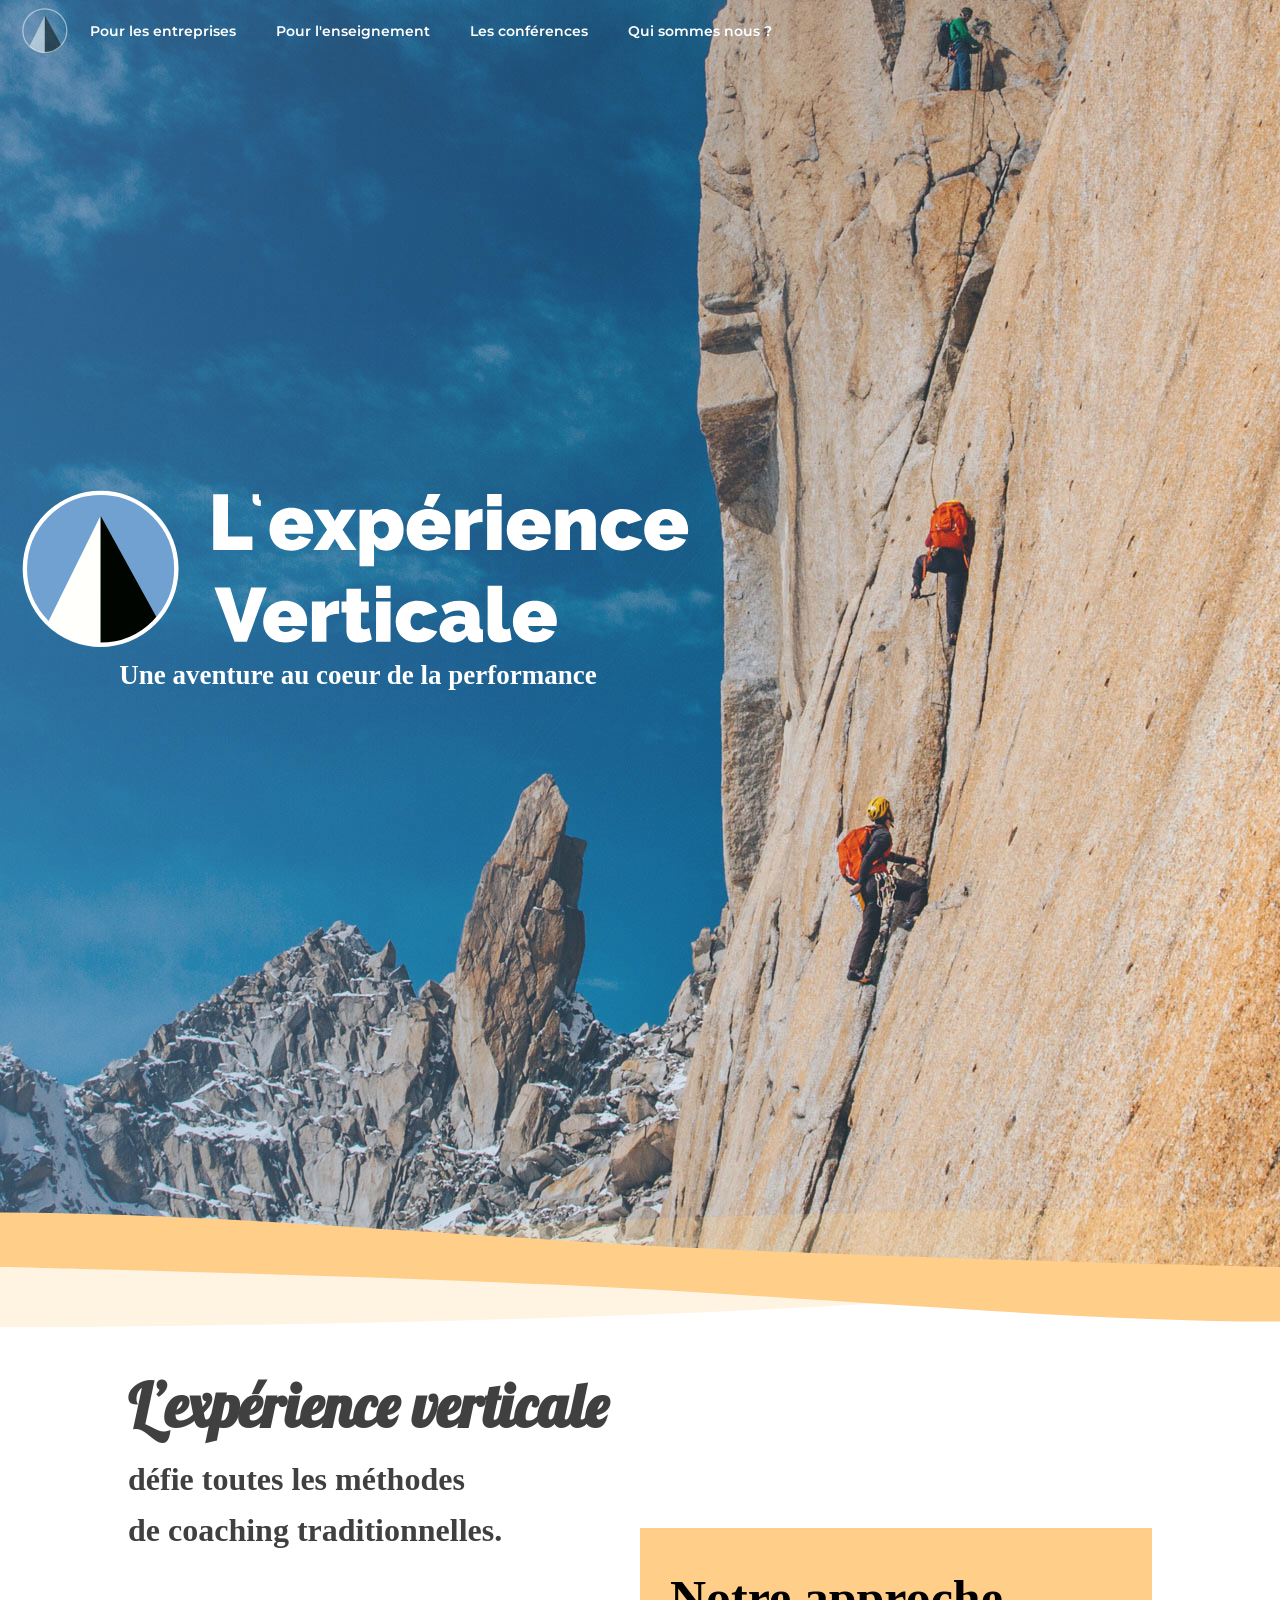
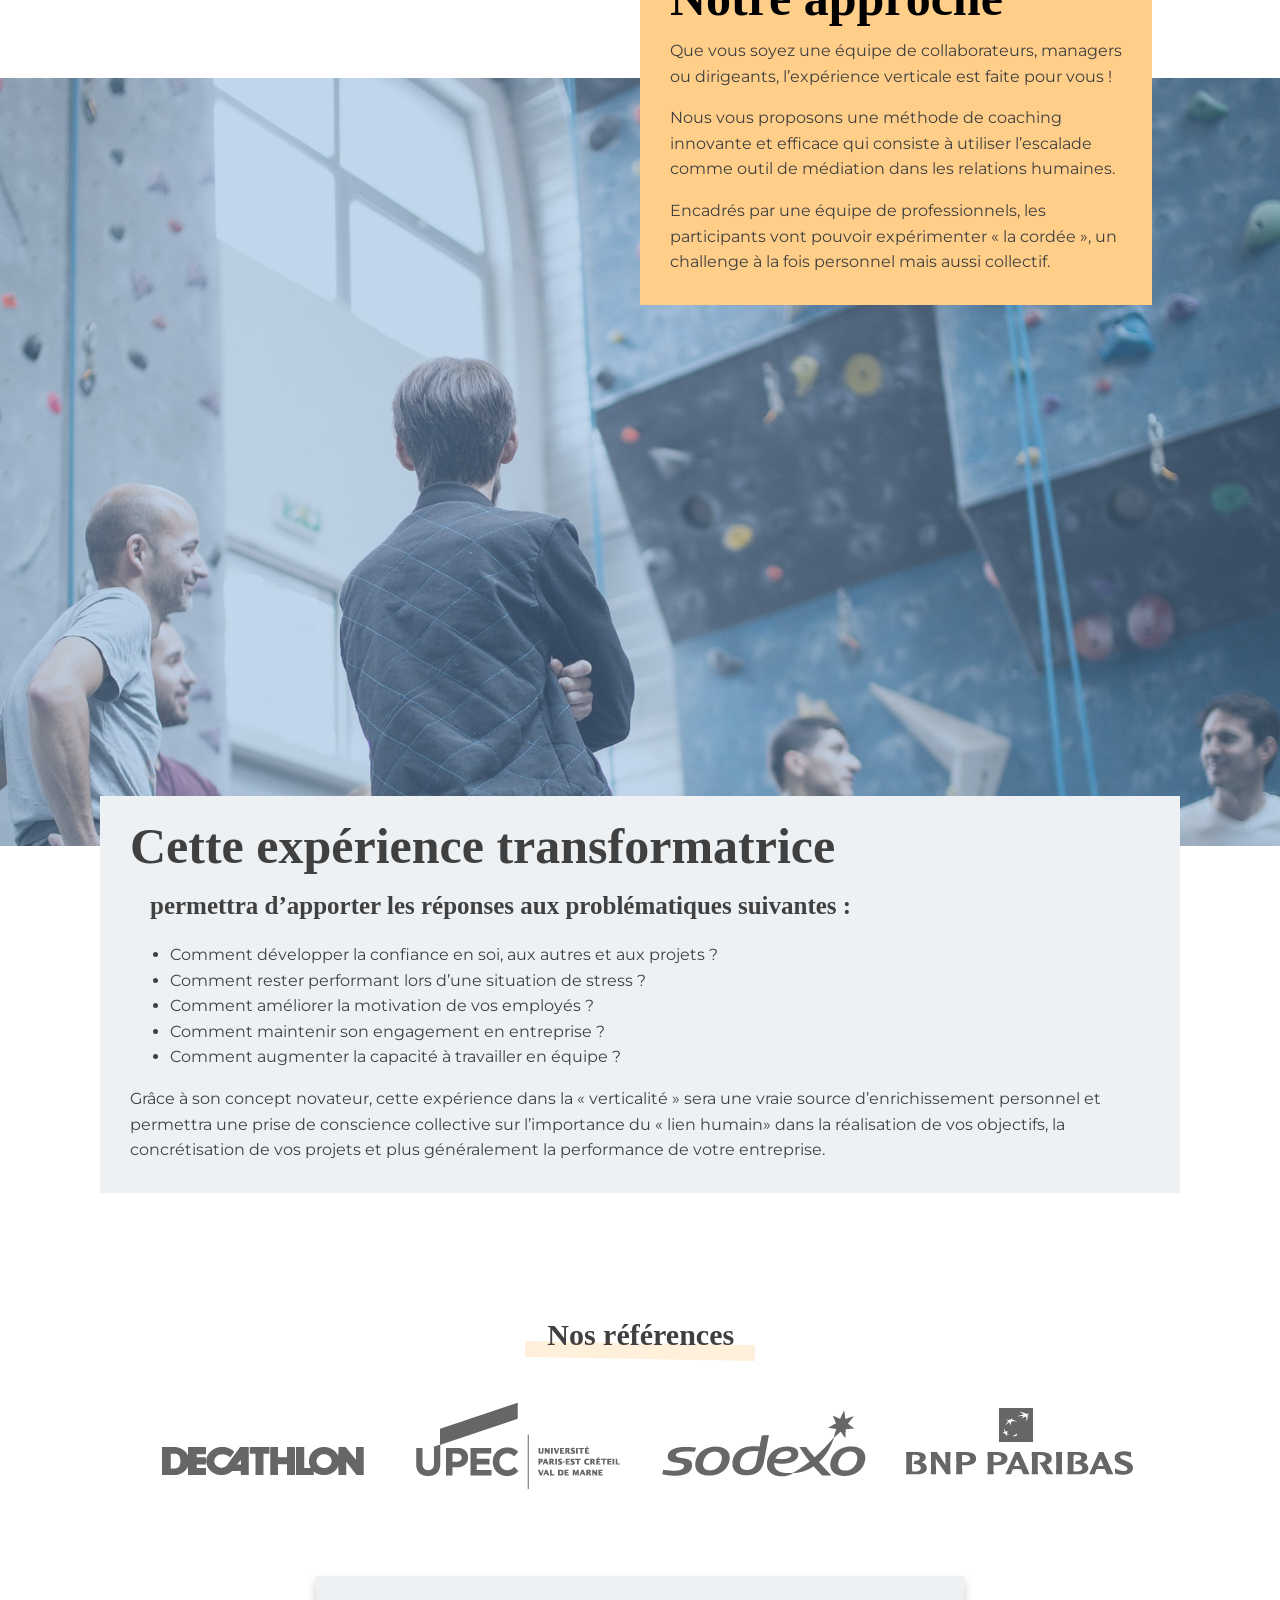
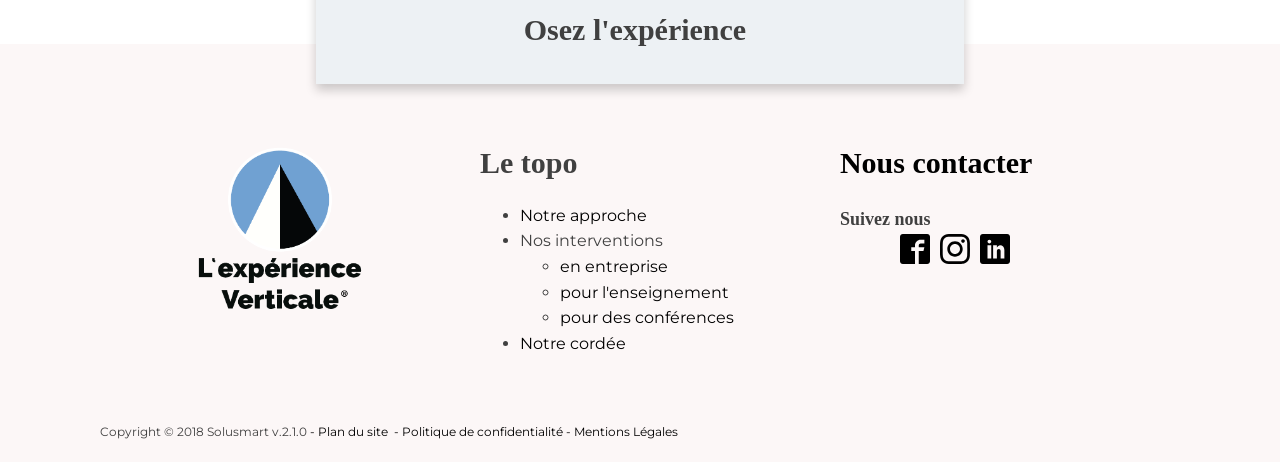
<file: index.html>
<!DOCTYPE html>
<html lang="fr-FR">
<head>
<meta charset="UTF-8">
<meta name="viewport" content="width=device-width, initial-scale=1.0">
<title>L&#x27;expérience Verticale , une aventure au coeur de la performance</title>
<meta name="description" content="&quot;L’expérience verticale&quot; est un coaching au coeur de la confiance, encordé avec son partenaire, tester et renforcer votre performance.">
<meta name="robots" content="index, follow, max-image-preview:large, max-snippet:-1, max-video-preview:-1">
<link rel="canonical" href="https://www.experience-verticale.com/">
<meta property="og:locale" content="fr_FR">
<meta property="og:type" content="website">
<meta property="og:title" content="L&#x27;expérience Verticale , une aventure au coeur de la performance">
<meta property="og:description" content="&quot;L’expérience verticale&quot; est un coaching au coeur de la confiance, encordé avec son partenaire, tester et renforcer votre performance.">
<meta property="og:image" content="https://www.experience-verticale.com/assets/img/Experience-verticale_la-puissance-de-la-cordee.jpg">
<meta property="og:image:width" content="1900">
<meta property="og:image:height" content="1267">
<meta property="og:image:type" content="image/jpeg">
<meta property="og:url" content="https://www.experience-verticale.com/">
<meta property="og:site_name" content="L&#039;expérience Verticale">
<meta name="twitter:card" content="summary_large_image">
<link rel="icon" href="assets/img/favicon-32x32.png" sizes="32x32">
<link rel="icon" href="assets/img/favicon-192x192.png" sizes="192x192">
<link rel="apple-touch-icon" href="assets/img/favicon-180x180.png">
<meta name="msapplication-TileImage" content="assets/img/favicon-270x270.png">
<link rel="preconnect" href="https://fonts.bunny.net">
<link rel="stylesheet" href="https://fonts.bunny.net/css?family=montserrat:100,200,300,400,500,600,700,800,900|raleway:100,200,300,400,500,600,700,800,900|source-sans-pro:200,300,400,600,700,900|lobster:400&display=swap">
<link rel="stylesheet" href="assets/css/base.css">
<link rel="stylesheet" href="assets/css/layout.css">
<link rel="stylesheet" href="assets/css/pages/accueil.css">
<link rel="stylesheet" href="assets/css/universal.css">
<script type="application/ld+json">{"@context":"https:\/\/schema.org","@graph":[{"@type":"WebPage","@id":"https:\/\/www.experience-verticale.com\/","url":"https:\/\/www.experience-verticale.com\/","name":"L&#039;expérience Verticale , une aventure au coeur de la performance","isPartOf":{"@id":"https:\/\/www.experience-verticale.com\/#website"},"datePublished":"2019-02-04T19:18:00+00:00","dateModified":"2019-04-15T20:10:49+00:00","description":"\"L’expérience verticale\" est un coaching au coeur de la confiance, encordé avec son partenaire, tester et renforcer votre performance.","breadcrumb":{"@id":"https:\/\/www.experience-verticale.com\/#breadcrumb"},"inLanguage":"fr-FR","potentialAction":[{"@type":"ReadAction","target":["https:\/\/www.experience-verticale.com\/"]}]},{"@type":"BreadcrumbList","@id":"https:\/\/www.experience-verticale.com\/#breadcrumb","itemListElement":[{"@type":"ListItem","position":1,"name":"Accueil"}]},{"@type":"WebSite","@id":"https:\/\/www.experience-verticale.com\/#website","url":"https:\/\/www.experience-verticale.com\/","name":"L&#039;expérience Verticale","description":"Une aventure au coeur de la performance","inLanguage":"fr-FR"}]}</script>
<script async src="https://www.googletagmanager.com/gtag/js?id=GT-WRCR4NZ"></script>
<script>window.dataLayer=window.dataLayer||[];function gtag(){dataLayer.push(arguments);}gtag("js",new Date());gtag("config","GT-WRCR4NZ");</script>
<script src="assets/js/main.js" defer></script>
</head>
<body class="oxy-overlay-header oxygen-body">
<header id="_header-68-10" class="oxy-header-wrapper oxy-sticky-header oxy-overlay-header oxy-header" ><div id="_header_row-69-10" class="oxygen-hide-in-sticky oxygen-only-show-in-overlay oxy-header-row" ><div class="oxy-header-container"><div id="_header_left-70-10" class="oxy-header-left" ><img  id="image-75-10" alt="" src="assets/img/logo-LEXP-OPA.svg" class="ct-image"/><nav id="_nav_menu-74-10" class="oxy-nav-menu oxy-nav-menu-dropdowns oxy-nav-menu-dropdown-arrow oxy-nav-menu-responsive-dropdowns" ><div class='oxy-menu-toggle'><div class='oxy-nav-menu-hamburger-wrap'><div class='oxy-nav-menu-hamburger'><div class='oxy-nav-menu-hamburger-line'></div><div class='oxy-nav-menu-hamburger-line'></div><div class='oxy-nav-menu-hamburger-line'></div></div></div></div><div class="menu-fr_top_menu-container"><ul id="menu-fr_top_menu" class="oxy-nav-menu-list"><li class="menu-item"><a href="pour-les-entreprises/">Pour les entreprises</a></li>
<li class="menu-item"><a href="pour-lenseignement/">Pour l'enseignement</a></li>
<li class="menu-item"><a href="les-conferences/">Les conférences</a></li>
<li class="menu-item"><a href="qui-sommes-nous/">Qui sommes nous ?</a></li>
</ul></div></nav></div><div id="_header_center-71-10" class="oxy-header-center" ></div><div id="_header_right-72-10" class="oxy-header-right" ></div></div></div><div id="_header_row-77-10" class="oxygen-show-in-sticky-only oxygen-only-show-in-overlay oxy-header-row" ><div class="oxy-header-container"><div id="_header_left-78-10" class="oxy-header-left" ><img  id="image-79-10" alt="" src="assets/img/logo-LEXP-M.svg" class="ct-image"/><nav id="_nav_menu-80-10" class="oxy-nav-menu oxy-nav-menu-dropdowns oxy-nav-menu-dropdown-arrow oxy-nav-menu-responsive-dropdowns" ><div class='oxy-menu-toggle'><div class='oxy-nav-menu-hamburger-wrap'><div class='oxy-nav-menu-hamburger'><div class='oxy-nav-menu-hamburger-line'></div><div class='oxy-nav-menu-hamburger-line'></div><div class='oxy-nav-menu-hamburger-line'></div></div></div></div><div class="menu-fr_top_menu-container"><ul id="menu-fr_top_menu-1" class="oxy-nav-menu-list"><li class="menu-item"><a href="pour-les-entreprises/">Pour les entreprises</a></li>
<li class="menu-item"><a href="pour-lenseignement/">Pour l'enseignement</a></li>
<li class="menu-item"><a href="les-conferences/">Les conférences</a></li>
<li class="menu-item"><a href="qui-sommes-nous/">Qui sommes nous ?</a></li>
</ul></div></nav></div><div id="_header_center-81-10" class="oxy-header-center" ></div><div id="_header_right-82-10" class="oxy-header-right" ></div></div></div></header>
				<section id="section-3-10" class=" ct-section" ><div class="ct-section-inner-wrap"><div id="code_block-61-10" class="ct-code-block" ><svg xmlns="http://www.w3.org/2000/svg" viewBox="0 0 1000 279.24" preserveAspectRatio="none"><path d="M1000 0S331.54-4.18 0 279.24h1000z" opacity=".25"/><path d="M1000 279.24s-339.56-44.3-522.95-109.6S132.86 23.76 0 25.15v254.09z"/></svg>
    </div><div id="div_block-88-10" class="ct-div-block" ><img  id="image-84-10" alt="" src="assets/img/logo-LEXP-M.svg" class="ct-image"/><h2 id="headline-83-10" class="ct-headline">Une aventure au coeur de la performance</h2></div></div></section><section id="section-163-10" class=" ct-section" ><div class="ct-section-inner-wrap"><div id="code_block-165-10" class="ct-code-block" ><svg xmlns="http://www.w3.org/2000/svg" viewBox="0 0 1000 279.24" preserveAspectRatio="none"><path d="M1000 0S331.54-4.18 0 279.24h1000z" opacity=".25"/><path d="M1000 279.24s-339.56-44.3-522.95-109.6S132.86 23.76 0 25.15v254.09z"/></svg>
    </div></div></section><section id="section-275-10" class=" ct-section" ><div class="ct-section-inner-wrap"><div id="div_block-277-10" class="ct-div-block" ><h1 id="headline-280-10" class="ct-headline">L’expérience verticale<br></h1><h1 id="headline-283-10" class="ct-headline">défie toutes les méthodes<br>de coaching traditionnelles.</h1></div></div></section><section id="section-17-10" class=" ct-section" ><div class="ct-section-inner-wrap"><div id="div_block-262-10" class="ct-div-block" ><h1 id="headline-251-10" class="ct-headline">Notre approche</h1><div id="_rich_text-258-10" class="oxy-rich-text" ><p><span style="font-weight: 400;">Que vous soyez une équipe de collaborateurs, managers ou dirigeants, l’expérience verticale est faite pour vous !</span></p><p><span style="font-weight: 400;">Nous vous proposons une méthode de coaching innovante et efficace qui consiste à utiliser l’escalade comme outil de médiation dans les relations humaines.</span></p><p><span style="font-weight: 400;">Encadrés par une équipe de professionnels, les participants vont pouvoir expérimenter « la cordée », un challenge à la fois personnel mais aussi collectif.</span></p></div></div></div></section><section id="section-299-10" class=" ct-section" ><div class="ct-section-inner-wrap"></div></section><section id="section-273-10" class=" ct-section" ><div class="ct-section-inner-wrap"><div id="div_block-291-10" class="ct-div-block" ><h1 id="headline-292-10" class="ct-headline">Cette expérience transformatrice</h1><h1 id="headline-295-10" class="ct-headline">permettra d’apporter les réponses aux problématiques suivantes :</h1><div id="_rich_text-294-10" class="oxy-rich-text" ><ul><li><span style="font-weight: 400;">Comment développer la confiance en soi, aux autres et aux projets ?</span></li><li><span style="font-weight: 400;"> Comment rester performant lors d’une situation de stress ?</span></li><li><span style="font-weight: 400;"> Comment améliorer la motivation de vos employés ? </span></li><li><span style="font-weight: 400;"> Comment maintenir son engagement en entreprise ?</span></li><li><span style="font-weight: 400;"> Comment augmenter la capacité à travailler en équipe ?</span></li></ul><p><span style="font-weight: 400;">Grâce à son concept novateur, cette expérience dans la « verticalité » sera une vraie source d’enrichissement personnel et permettra une prise de conscience collective sur l’importance du « lien humain» dans la réalisation de vos objectifs, la concrétisation de vos projets et plus généralement la performance de votre entreprise.</span></p></div></div></div></section><section id="section-324-10" class=" ct-section" ><div class="ct-section-inner-wrap"></div></section><section id="section-317-10" class=" ct-section" ><div class="ct-section-inner-wrap"><div id="div_block-358-10" class="ct-div-block" ><h1 id="headline-359-10" class="ct-headline">Nos références</h1></div><div id="slider-167-10" class="ct-slider ct_unique_slider_4169" ><div class="oxygen-unslider-container"><ul><li><div id="slide-168-10" class="ct-slide" ><img  id="image-179-10" alt="" src="assets/img/Clients-Slider-1.png" class="ct-image"/><img  id="image-180-10" alt="" src="assets/img/Clients-Slider-Mob-1.png" class="ct-image"/></div></li><li><div id="slide-169-10" class="ct-slide" ><img  id="image-183-10" alt="" src="assets/img/Clients-Slider-2.png" class="ct-image"/><img  id="image-181-10" alt="" src="assets/img/Clients-Slider-Mob-2.png" class="ct-image"/></div></li><li><div id="slide-191-10" class="ct-slide" ><img  id="image-192-10" alt="" src="assets/img/Clients-Slider-3.png" class="ct-image"/><img  id="image-193-10" alt="" src="assets/img/Clients-Slider-Mob-3.png" class="ct-image"/></div></li></ul></div></div></div></section><section id="section-397-10" class=" ct-section" ><div class="ct-section-inner-wrap"><div id="div_block-398-10" class="ct-div-block" ><h1 id="headline-399-10" class="ct-headline">Osez l'expérience</h1></div></div></section><section id="section-24-10" class=" ct-section" ><div class="ct-section-inner-wrap"><div id="new_columns-140-10" class="ct-new-columns" ><div id="div_block-141-10" class="ct-div-block" ><div id="div_block-145-10" class="ct-div-block" ><img  id="image-44-32" alt="" src="assets/img/logo-EV-carre-trs.png" class="ct-image"/><img  id="image-45-32" alt="" src="assets/img/logo-LEXP-M-500px.png" class="ct-image"/></div></div><div id="div_block-142-10" class="ct-div-block" ><div id="div_block-18-32" class="ct-div-block" ><h1 id="headline-152-10" class="ct-headline">Le topo<br></h1><div id="_rich_text-161-10" class="oxy-rich-text" ><ul><li><a href="./">Notre approche</a></li><li>Nos interventions<ul><li><a href="pour-les-entreprises/">en entreprise</a></li><li><a href="pour-lenseignement/">pour l'enseignement</a></li><li><a href="les-conferences/">pour des conférences</a></li></ul></li><li><a href="qui-sommes-nous/">Notre cordée</a></li></ul></div></div></div><div id="div_block-143-10" class="ct-div-block" ><a id="link-43-32" class="ct-link" href="mailto:contact@experience-verticale.com"  ><h1 id="headline-25-32" class="ct-headline">Nous contacter</h1></a><h1 id="headline-33-32" class="ct-headline">Suivez nous</h1><div id="_social_icons-35-32" class="oxy-social-icons" ><a href='https://www.facebook.com/experienceverticale' target='_blank' class='oxy-social-icons-facebook'><svg><title>Visit our Facebook</title><use xlink:href='#oxy-social-icons-icon-facebook-blank'></use></svg></a><a href='https://www.instagram.com/experienceverticale/' target='_blank' class='oxy-social-icons-instagram'><svg><title>Visit our Instagram</title><use xlink:href='#oxy-social-icons-icon-instagram-blank'></use></svg></a><a href='https://www.linkedin.com/company/experienceverticale/' target='_blank' class='oxy-social-icons-linkedin'><svg><title>Visit our LinkedIn</title><use xlink:href='#oxy-social-icons-icon-linkedin-blank'></use></svg></a></div></div></div><div id="div_block-149-10" class="ct-div-block" ><div id="text_block-150-10" class="ct-text-block" >Copyright © 2018 Solusmart v.2.1.0</div><a id="text_block-52-32" class="ct-link-text" href="plan-du-site/" target="_self"  >&nbsp;-&nbsp;Plan du site&nbsp;</a><a id="link_text-56-32" class="ct-link-text" href="politique-de-confidentialite/" target="_self"  >&nbsp;- Politique de confidentialité</a><a id="link_text-58-32" class="ct-link-text" href="mentions-legales/" target="_self"  >&nbsp;- Mentions Légales</a></div></div></section>	
		<svg style="position: absolute; width: 0; height: 0; overflow: hidden;" version="1.1" xmlns="http://www.w3.org/2000/svg" xmlns:xlink="http://www.w3.org/1999/xlink">
		   <defs>
		      <symbol id="oxy-social-icons-icon-linkedin" viewBox="0 0 32 32">
		         <title>linkedin</title>
		         <path d="M12 12h5.535v2.837h0.079c0.77-1.381 2.655-2.837 5.464-2.837 5.842 0 6.922 3.637 6.922 8.367v9.633h-5.769v-8.54c0-2.037-0.042-4.657-3.001-4.657-3.005 0-3.463 2.218-3.463 4.509v8.688h-5.767v-18z"></path>
		         <path d="M2 12h6v18h-6v-18z"></path>
		         <path d="M8 7c0 1.657-1.343 3-3 3s-3-1.343-3-3c0-1.657 1.343-3 3-3s3 1.343 3 3z"></path>
		      </symbol>
		      <symbol id="oxy-social-icons-icon-facebook" viewBox="0 0 32 32">
		         <title>facebook</title>
		         <path d="M19 6h5v-6h-5c-3.86 0-7 3.14-7 7v3h-4v6h4v16h6v-16h5l1-6h-6v-3c0-0.542 0.458-1 1-1z"></path>
		      </symbol>
		      <symbol id="oxy-social-icons-icon-pinterest" viewBox="0 0 32 32">
		         <title>pinterest</title>
		         <path d="M16 2.138c-7.656 0-13.863 6.206-13.863 13.863 0 5.875 3.656 10.887 8.813 12.906-0.119-1.094-0.231-2.781 0.050-3.975 0.25-1.081 1.625-6.887 1.625-6.887s-0.412-0.831-0.412-2.056c0-1.925 1.119-3.369 2.506-3.369 1.181 0 1.756 0.887 1.756 1.95 0 1.188-0.756 2.969-1.15 4.613-0.331 1.381 0.688 2.506 2.050 2.506 2.462 0 4.356-2.6 4.356-6.35 0-3.319-2.387-5.638-5.787-5.638-3.944 0-6.256 2.956-6.256 6.019 0 1.194 0.456 2.469 1.031 3.163 0.113 0.137 0.131 0.256 0.094 0.4-0.106 0.438-0.338 1.381-0.387 1.575-0.063 0.256-0.2 0.306-0.463 0.188-1.731-0.806-2.813-3.337-2.813-5.369 0-4.375 3.175-8.387 9.156-8.387 4.806 0 8.544 3.425 8.544 8.006 0 4.775-3.012 8.625-7.194 8.625-1.406 0-2.725-0.731-3.175-1.594 0 0-0.694 2.644-0.863 3.294-0.313 1.206-1.156 2.712-1.725 3.631 1.3 0.4 2.675 0.619 4.106 0.619 7.656 0 13.863-6.206 13.863-13.863 0-7.662-6.206-13.869-13.863-13.869z"></path>
		      </symbol>
		      <symbol id="oxy-social-icons-icon-youtube" viewBox="0 0 32 32">
		         <title>youtube</title>
		         <path d="M31.681 9.6c0 0-0.313-2.206-1.275-3.175-1.219-1.275-2.581-1.281-3.206-1.356-4.475-0.325-11.194-0.325-11.194-0.325h-0.012c0 0-6.719 0-11.194 0.325-0.625 0.075-1.987 0.081-3.206 1.356-0.963 0.969-1.269 3.175-1.269 3.175s-0.319 2.588-0.319 5.181v2.425c0 2.587 0.319 5.181 0.319 5.181s0.313 2.206 1.269 3.175c1.219 1.275 2.819 1.231 3.531 1.369 2.563 0.244 10.881 0.319 10.881 0.319s6.725-0.012 11.2-0.331c0.625-0.075 1.988-0.081 3.206-1.356 0.962-0.969 1.275-3.175 1.275-3.175s0.319-2.587 0.319-5.181v-2.425c-0.006-2.588-0.325-5.181-0.325-5.181zM12.694 20.15v-8.994l8.644 4.513-8.644 4.481z"></path>
		      </symbol>
		      <symbol id="oxy-social-icons-icon-rss" viewBox="0 0 32 32">
		         <title>rss</title>
		         <path d="M4.259 23.467c-2.35 0-4.259 1.917-4.259 4.252 0 2.349 1.909 4.244 4.259 4.244 2.358 0 4.265-1.895 4.265-4.244-0-2.336-1.907-4.252-4.265-4.252zM0.005 10.873v6.133c3.993 0 7.749 1.562 10.577 4.391 2.825 2.822 4.384 6.595 4.384 10.603h6.16c-0-11.651-9.478-21.127-21.121-21.127zM0.012 0v6.136c14.243 0 25.836 11.604 25.836 25.864h6.152c0-17.64-14.352-32-31.988-32z"></path>
		      </symbol>
		      <symbol id="oxy-social-icons-icon-twitter" viewBox="0 0 512 512">
		         <title>twitter</title>
		         <path d="M389.2 48h70.6L305.6 224.2 487 464H345L233.7 318.6 106.5 464H35.8L200.7 275.5 26.8 48H172.4L272.9 180.9 389.2 48zM364.4 421.8h39.1L151.1 88h-42L364.4 421.8z"></path>
		      </symbol>
		      <symbol id="oxy-social-icons-icon-instagram" viewBox="0 0 32 32">
		         <title>instagram</title>
		         <path d="M16 2.881c4.275 0 4.781 0.019 6.462 0.094 1.563 0.069 2.406 0.331 2.969 0.55 0.744 0.288 1.281 0.638 1.837 1.194 0.563 0.563 0.906 1.094 1.2 1.838 0.219 0.563 0.481 1.412 0.55 2.969 0.075 1.688 0.094 2.194 0.094 6.463s-0.019 4.781-0.094 6.463c-0.069 1.563-0.331 2.406-0.55 2.969-0.288 0.744-0.637 1.281-1.194 1.837-0.563 0.563-1.094 0.906-1.837 1.2-0.563 0.219-1.413 0.481-2.969 0.55-1.688 0.075-2.194 0.094-6.463 0.094s-4.781-0.019-6.463-0.094c-1.563-0.069-2.406-0.331-2.969-0.55-0.744-0.288-1.281-0.637-1.838-1.194-0.563-0.563-0.906-1.094-1.2-1.837-0.219-0.563-0.481-1.413-0.55-2.969-0.075-1.688-0.094-2.194-0.094-6.463s0.019-4.781 0.094-6.463c0.069-1.563 0.331-2.406 0.55-2.969 0.288-0.744 0.638-1.281 1.194-1.838 0.563-0.563 1.094-0.906 1.838-1.2 0.563-0.219 1.412-0.481 2.969-0.55 1.681-0.075 2.188-0.094 6.463-0.094zM16 0c-4.344 0-4.887 0.019-6.594 0.094-1.7 0.075-2.869 0.35-3.881 0.744-1.056 0.412-1.95 0.956-2.837 1.85-0.894 0.888-1.438 1.781-1.85 2.831-0.394 1.019-0.669 2.181-0.744 3.881-0.075 1.713-0.094 2.256-0.094 6.6s0.019 4.887 0.094 6.594c0.075 1.7 0.35 2.869 0.744 3.881 0.413 1.056 0.956 1.95 1.85 2.837 0.887 0.887 1.781 1.438 2.831 1.844 1.019 0.394 2.181 0.669 3.881 0.744 1.706 0.075 2.25 0.094 6.594 0.094s4.888-0.019 6.594-0.094c1.7-0.075 2.869-0.35 3.881-0.744 1.050-0.406 1.944-0.956 2.831-1.844s1.438-1.781 1.844-2.831c0.394-1.019 0.669-2.181 0.744-3.881 0.075-1.706 0.094-2.25 0.094-6.594s-0.019-4.887-0.094-6.594c-0.075-1.7-0.35-2.869-0.744-3.881-0.394-1.063-0.938-1.956-1.831-2.844-0.887-0.887-1.781-1.438-2.831-1.844-1.019-0.394-2.181-0.669-3.881-0.744-1.712-0.081-2.256-0.1-6.6-0.1v0z"></path>
		         <path d="M16 7.781c-4.537 0-8.219 3.681-8.219 8.219s3.681 8.219 8.219 8.219 8.219-3.681 8.219-8.219c0-4.537-3.681-8.219-8.219-8.219zM16 21.331c-2.944 0-5.331-2.387-5.331-5.331s2.387-5.331 5.331-5.331c2.944 0 5.331 2.387 5.331 5.331s-2.387 5.331-5.331 5.331z"></path>
		         <path d="M26.462 7.456c0 1.060-0.859 1.919-1.919 1.919s-1.919-0.859-1.919-1.919c0-1.060 0.859-1.919 1.919-1.919s1.919 0.859 1.919 1.919z"></path>
		      </symbol>
		      <symbol id="oxy-social-icons-icon-facebook-blank" viewBox="0 0 32 32">
		         <title>facebook-blank</title>
		         <path d="M29 0h-26c-1.65 0-3 1.35-3 3v26c0 1.65 1.35 3 3 3h13v-14h-4v-4h4v-2c0-3.306 2.694-6 6-6h4v4h-4c-1.1 0-2 0.9-2 2v2h6l-1 4h-5v14h9c1.65 0 3-1.35 3-3v-26c0-1.65-1.35-3-3-3z"></path>
		      </symbol>
		      <symbol id="oxy-social-icons-icon-rss-blank" viewBox="0 0 32 32">
		         <title>rss-blank</title>
		         <path d="M29 0h-26c-1.65 0-3 1.35-3 3v26c0 1.65 1.35 3 3 3h26c1.65 0 3-1.35 3-3v-26c0-1.65-1.35-3-3-3zM8.719 25.975c-1.5 0-2.719-1.206-2.719-2.706 0-1.488 1.219-2.712 2.719-2.712 1.506 0 2.719 1.225 2.719 2.712 0 1.5-1.219 2.706-2.719 2.706zM15.544 26c0-2.556-0.994-4.962-2.794-6.762-1.806-1.806-4.2-2.8-6.75-2.8v-3.912c7.425 0 13.475 6.044 13.475 13.475h-3.931zM22.488 26c0-9.094-7.394-16.5-16.481-16.5v-3.912c11.25 0 20.406 9.162 20.406 20.413h-3.925z"></path>
		      </symbol>
		      <symbol id="oxy-social-icons-icon-linkedin-blank" viewBox="0 0 32 32">
		         <title>linkedin-blank</title>
		         <path d="M29 0h-26c-1.65 0-3 1.35-3 3v26c0 1.65 1.35 3 3 3h26c1.65 0 3-1.35 3-3v-26c0-1.65-1.35-3-3-3zM12 26h-4v-14h4v14zM10 10c-1.106 0-2-0.894-2-2s0.894-2 2-2c1.106 0 2 0.894 2 2s-0.894 2-2 2zM26 26h-4v-8c0-1.106-0.894-2-2-2s-2 0.894-2 2v8h-4v-14h4v2.481c0.825-1.131 2.087-2.481 3.5-2.481 2.488 0 4.5 2.238 4.5 5v9z"></path>
		      </symbol>
		      <symbol id="oxy-social-icons-icon-pinterest-blank" viewBox="0 0 32 32">
		         <title>pinterest</title>
		         <path d="M16 2.138c-7.656 0-13.863 6.206-13.863 13.863 0 5.875 3.656 10.887 8.813 12.906-0.119-1.094-0.231-2.781 0.050-3.975 0.25-1.081 1.625-6.887 1.625-6.887s-0.412-0.831-0.412-2.056c0-1.925 1.119-3.369 2.506-3.369 1.181 0 1.756 0.887 1.756 1.95 0 1.188-0.756 2.969-1.15 4.613-0.331 1.381 0.688 2.506 2.050 2.506 2.462 0 4.356-2.6 4.356-6.35 0-3.319-2.387-5.638-5.787-5.638-3.944 0-6.256 2.956-6.256 6.019 0 1.194 0.456 2.469 1.031 3.163 0.113 0.137 0.131 0.256 0.094 0.4-0.106 0.438-0.338 1.381-0.387 1.575-0.063 0.256-0.2 0.306-0.463 0.188-1.731-0.806-2.813-3.337-2.813-5.369 0-4.375 3.175-8.387 9.156-8.387 4.806 0 8.544 3.425 8.544 8.006 0 4.775-3.012 8.625-7.194 8.625-1.406 0-2.725-0.731-3.175-1.594 0 0-0.694 2.644-0.863 3.294-0.313 1.206-1.156 2.712-1.725 3.631 1.3 0.4 2.675 0.619 4.106 0.619 7.656 0 13.863-6.206 13.863-13.863 0-7.662-6.206-13.869-13.863-13.869z"></path>
		      </symbol>
		      <symbol id="oxy-social-icons-icon-youtube-blank" viewBox="0 0 32 32">
		         <title>youtube</title>
		         <path d="M31.681 9.6c0 0-0.313-2.206-1.275-3.175-1.219-1.275-2.581-1.281-3.206-1.356-4.475-0.325-11.194-0.325-11.194-0.325h-0.012c0 0-6.719 0-11.194 0.325-0.625 0.075-1.987 0.081-3.206 1.356-0.963 0.969-1.269 3.175-1.269 3.175s-0.319 2.588-0.319 5.181v2.425c0 2.587 0.319 5.181 0.319 5.181s0.313 2.206 1.269 3.175c1.219 1.275 2.819 1.231 3.531 1.369 2.563 0.244 10.881 0.319 10.881 0.319s6.725-0.012 11.2-0.331c0.625-0.075 1.988-0.081 3.206-1.356 0.962-0.969 1.275-3.175 1.275-3.175s0.319-2.587 0.319-5.181v-2.425c-0.006-2.588-0.325-5.181-0.325-5.181zM12.694 20.15v-8.994l8.644 4.513-8.644 4.481z"></path>
		      </symbol>
		      <symbol id="oxy-social-icons-icon-twitter-blank" viewBox="0 0 448 512">
				<title>twitter</title>
				<path d="M64 32C28.7 32 0 60.7 0 96V416c0 35.3 28.7 64 64 64H384c35.3 0 64-28.7 64-64V96c0-35.3-28.7-64-64-64H64zm297.1 84L257.3 234.6 379.4 396H283.8L209 298.1 123.3 396H75.8l111-126.9L69.7 116h98l67.7 89.5L313.6 116h47.5zM323.3 367.6L153.4 142.9H125.1L296.9 367.6h26.3z"></path>
			  </symbol>
		      <symbol id="oxy-social-icons-icon-instagram-blank" viewBox="0 0 32 32">
		         <title>instagram</title>
		         <path d="M16 2.881c4.275 0 4.781 0.019 6.462 0.094 1.563 0.069 2.406 0.331 2.969 0.55 0.744 0.288 1.281 0.638 1.837 1.194 0.563 0.563 0.906 1.094 1.2 1.838 0.219 0.563 0.481 1.412 0.55 2.969 0.075 1.688 0.094 2.194 0.094 6.463s-0.019 4.781-0.094 6.463c-0.069 1.563-0.331 2.406-0.55 2.969-0.288 0.744-0.637 1.281-1.194 1.837-0.563 0.563-1.094 0.906-1.837 1.2-0.563 0.219-1.413 0.481-2.969 0.55-1.688 0.075-2.194 0.094-6.463 0.094s-4.781-0.019-6.463-0.094c-1.563-0.069-2.406-0.331-2.969-0.55-0.744-0.288-1.281-0.637-1.838-1.194-0.563-0.563-0.906-1.094-1.2-1.837-0.219-0.563-0.481-1.413-0.55-2.969-0.075-1.688-0.094-2.194-0.094-6.463s0.019-4.781 0.094-6.463c0.069-1.563 0.331-2.406 0.55-2.969 0.288-0.744 0.638-1.281 1.194-1.838 0.563-0.563 1.094-0.906 1.838-1.2 0.563-0.219 1.412-0.481 2.969-0.55 1.681-0.075 2.188-0.094 6.463-0.094zM16 0c-4.344 0-4.887 0.019-6.594 0.094-1.7 0.075-2.869 0.35-3.881 0.744-1.056 0.412-1.95 0.956-2.837 1.85-0.894 0.888-1.438 1.781-1.85 2.831-0.394 1.019-0.669 2.181-0.744 3.881-0.075 1.713-0.094 2.256-0.094 6.6s0.019 4.887 0.094 6.594c0.075 1.7 0.35 2.869 0.744 3.881 0.413 1.056 0.956 1.95 1.85 2.837 0.887 0.887 1.781 1.438 2.831 1.844 1.019 0.394 2.181 0.669 3.881 0.744 1.706 0.075 2.25 0.094 6.594 0.094s4.888-0.019 6.594-0.094c1.7-0.075 2.869-0.35 3.881-0.744 1.050-0.406 1.944-0.956 2.831-1.844s1.438-1.781 1.844-2.831c0.394-1.019 0.669-2.181 0.744-3.881 0.075-1.706 0.094-2.25 0.094-6.594s-0.019-4.887-0.094-6.594c-0.075-1.7-0.35-2.869-0.744-3.881-0.394-1.063-0.938-1.956-1.831-2.844-0.887-0.887-1.781-1.438-2.831-1.844-1.019-0.394-2.181-0.669-3.881-0.744-1.712-0.081-2.256-0.1-6.6-0.1v0z"></path>
		         <path d="M16 7.781c-4.537 0-8.219 3.681-8.219 8.219s3.681 8.219 8.219 8.219 8.219-3.681 8.219-8.219c0-4.537-3.681-8.219-8.219-8.219zM16 21.331c-2.944 0-5.331-2.387-5.331-5.331s2.387-5.331 5.331-5.331c2.944 0 5.331 2.387 5.331 5.331s-2.387 5.331-5.331 5.331z"></path>
		         <path d="M26.462 7.456c0 1.060-0.859 1.919-1.919 1.919s-1.919-0.859-1.919-1.919c0-1.060 0.859-1.919 1.919-1.919s1.919 0.859 1.919 1.919z"></path>
		      </symbol>
		   </defs>
		</svg>
<style type="text/css" id="ct_code_block_css_61">#section-3-10 {
	position: relative;
	overflow: hidden;
}
#section-3-10 svg {
	position: absolute;
	bottom: 0;
	left: 0;
	width: 100%;
	height: 60px;
	fill: #ffce89
}</style>
<style type="text/css" id="ct_code_block_css_165">#section-163-10 {
	position: relative;
}
#section-163-10 svg {
	position: absolute;
	bottom: -60px;
	left: 0;
	width: 100%;
	height: 60px;
	fill: #ffce89;
    transform:scale(-1,-1);
}</style>
<!-- /WP_FOOTER -->
</body>
</html>
</file>
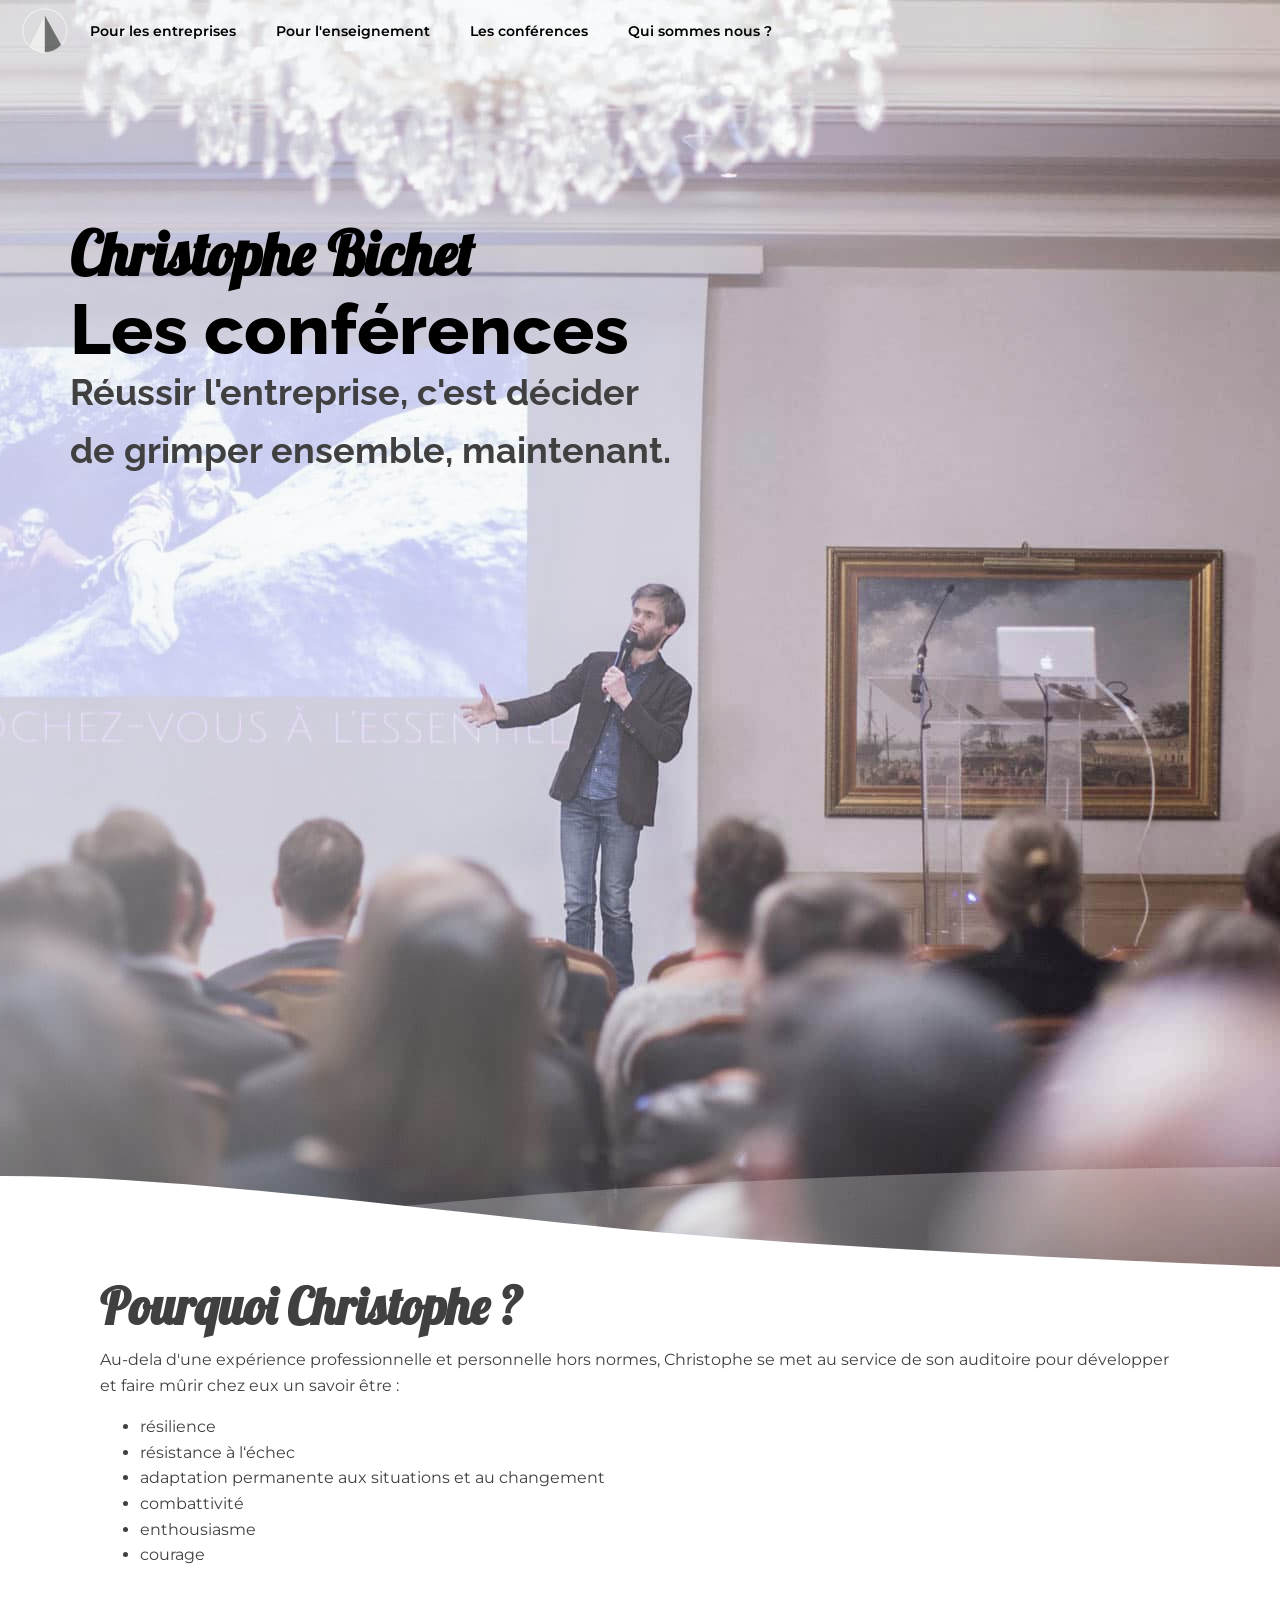
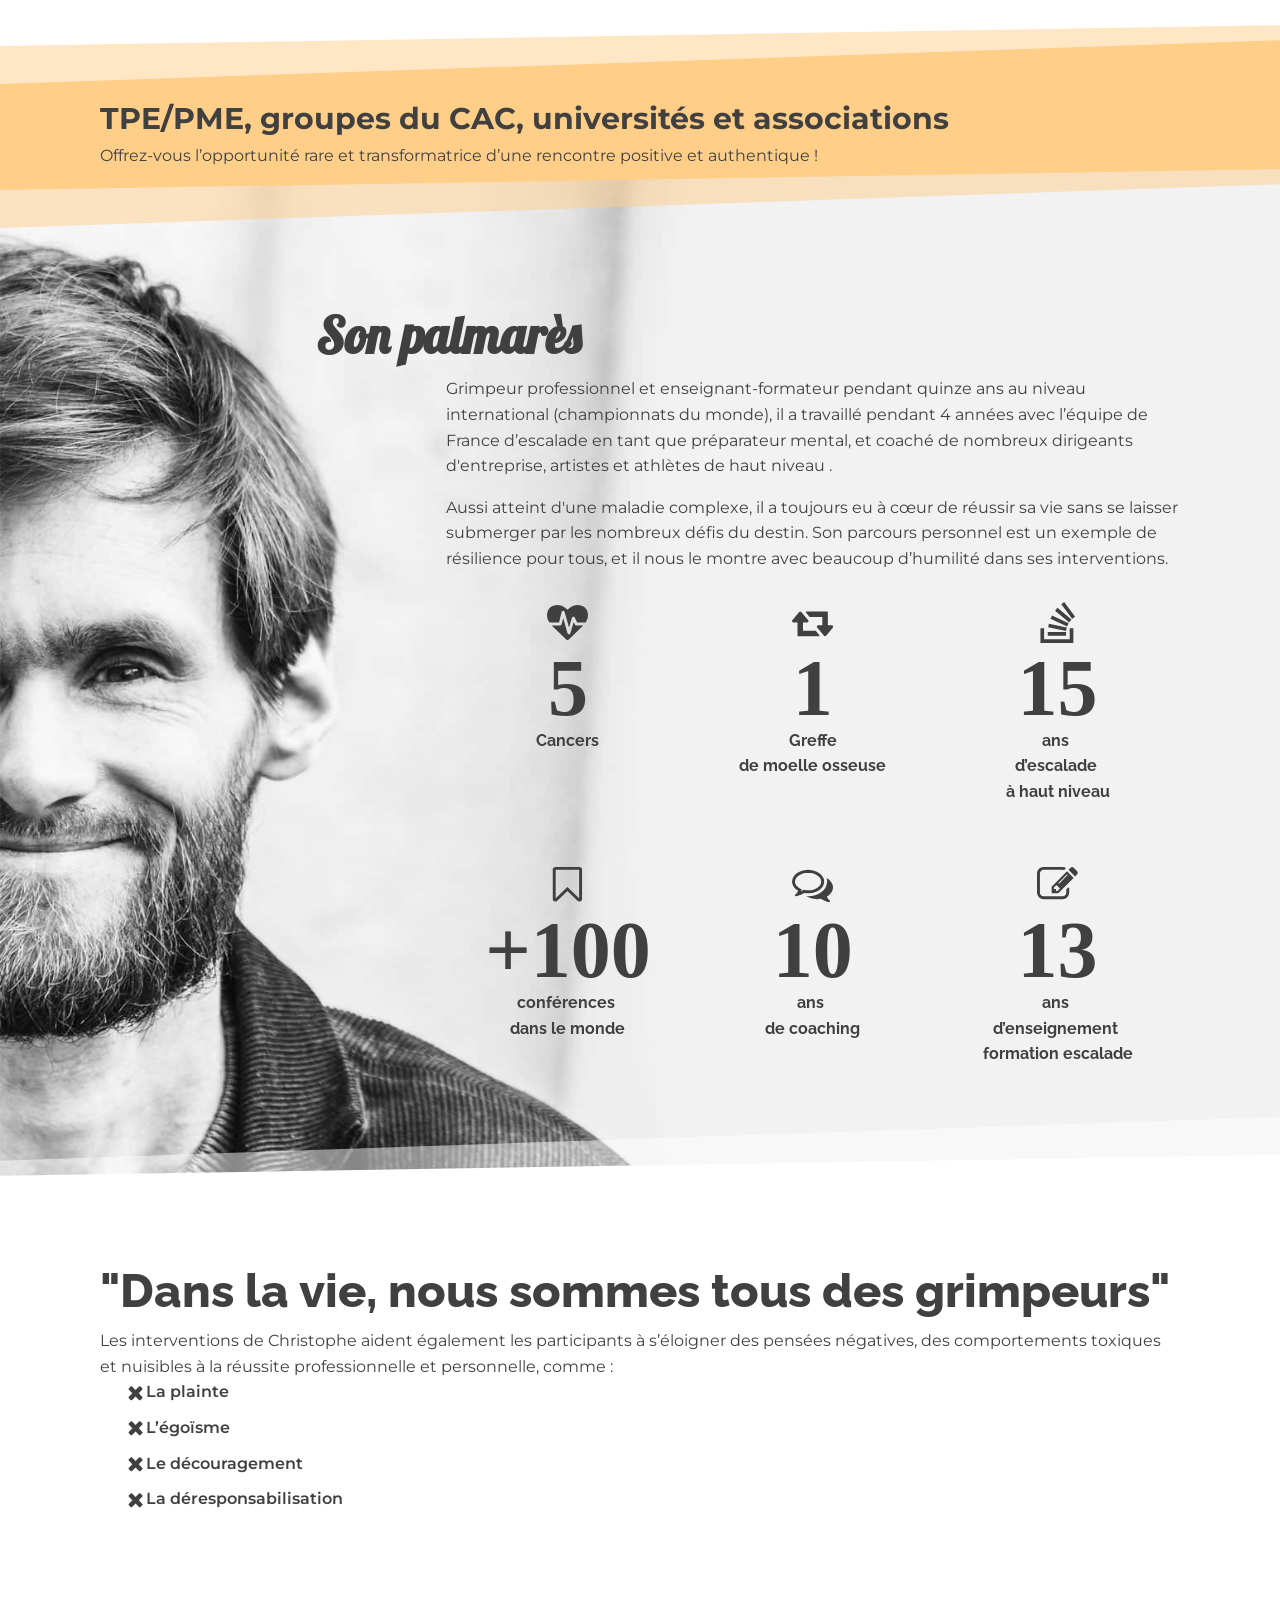
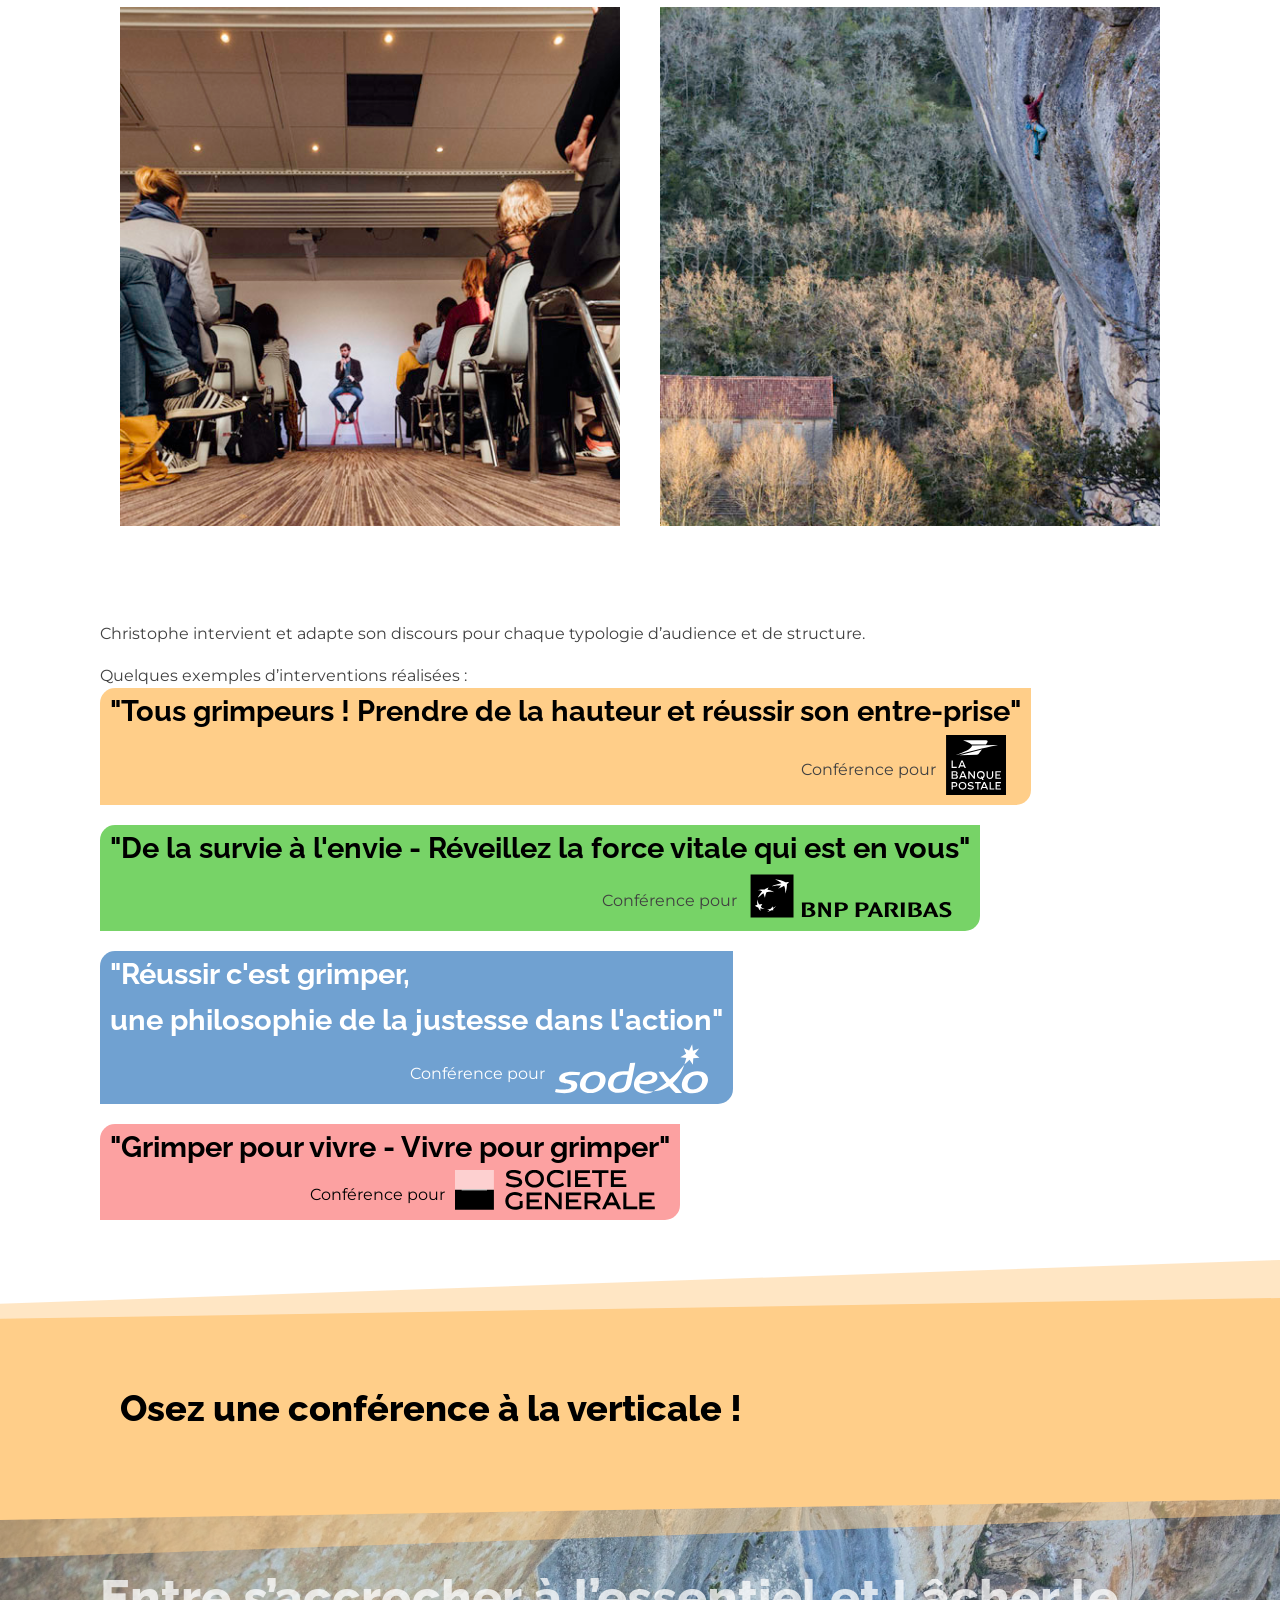
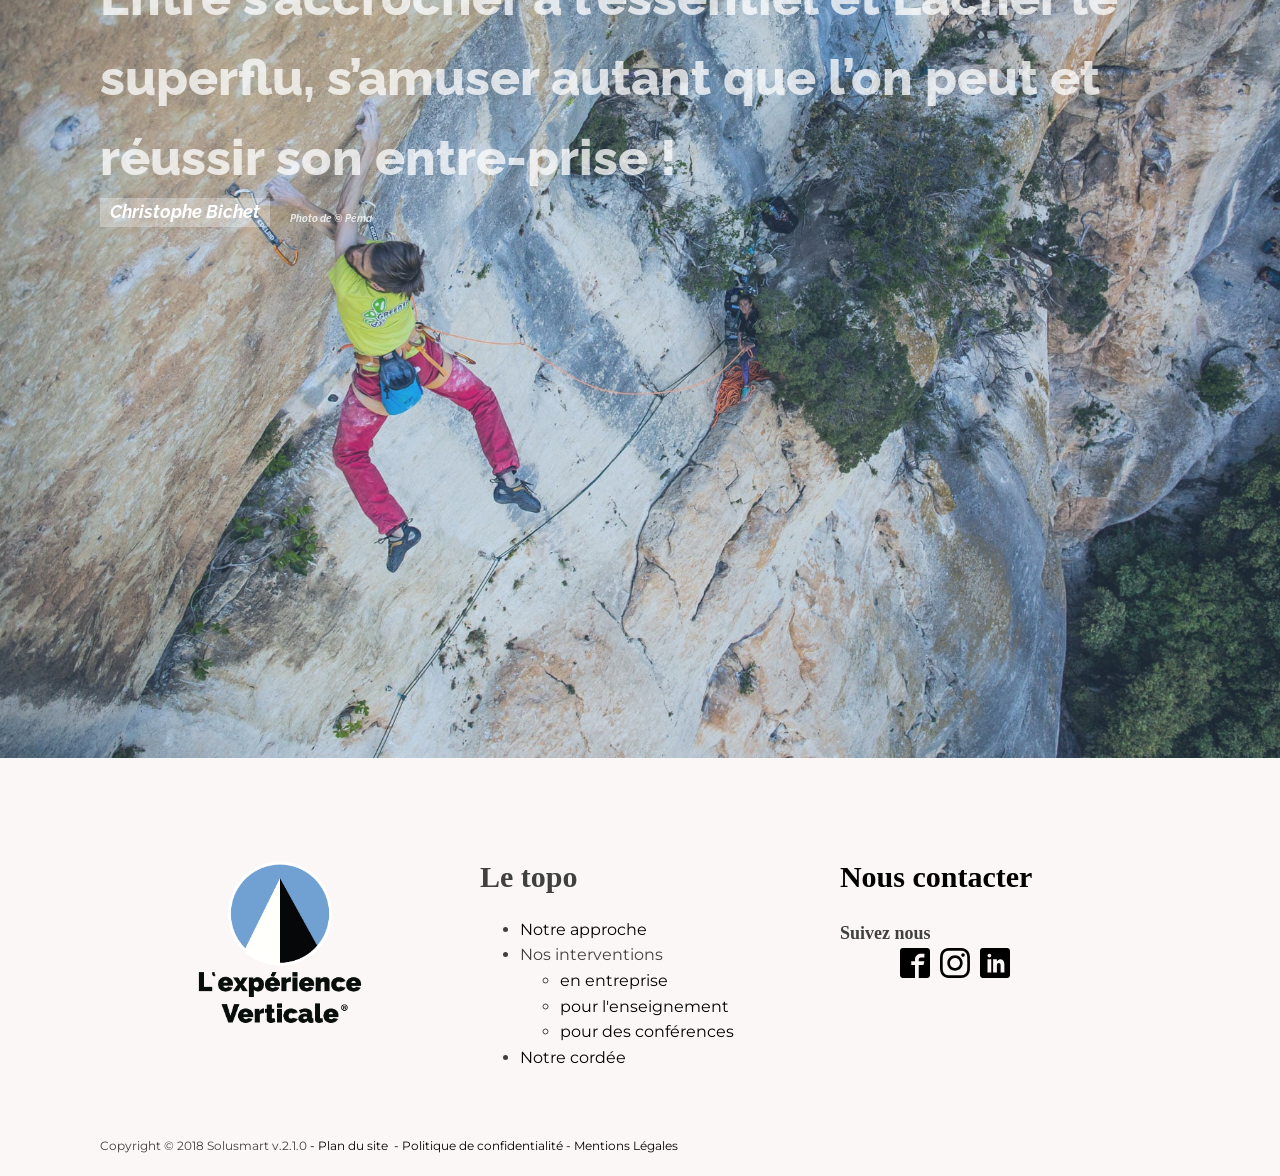
<file: les-conferences/index.html>
<!DOCTYPE html>
<html lang="fr-FR">
<head>
<meta charset="UTF-8">
<meta name="viewport" content="width=device-width, initial-scale=1.0">
<title>Les conférences - L&#x27;expérience Verticale</title>
<meta name="robots" content="index, follow, max-image-preview:large, max-snippet:-1, max-video-preview:-1">
<link rel="canonical" href="https://www.experience-verticale.com/les-conferences/">
<meta property="og:locale" content="fr_FR">
<meta property="og:type" content="article">
<meta property="og:title" content="Les conférences - L&#x27;expérience Verticale">
<meta property="og:url" content="https://www.experience-verticale.com/les-conferences/">
<meta property="og:site_name" content="L&#039;expérience Verticale">
<meta name="twitter:card" content="summary_large_image">
<link rel="icon" href="../assets/img/favicon-32x32.png" sizes="32x32">
<link rel="icon" href="../assets/img/favicon-192x192.png" sizes="192x192">
<link rel="apple-touch-icon" href="../assets/img/favicon-180x180.png">
<meta name="msapplication-TileImage" content="../assets/img/favicon-270x270.png">
<link rel="preconnect" href="https://fonts.bunny.net">
<link rel="stylesheet" href="https://fonts.bunny.net/css?family=montserrat:100,200,300,400,500,600,700,800,900|raleway:100,200,300,400,500,600,700,800,900|source-sans-pro:200,300,400,600,700,900|lobster:400&display=swap">
<link rel="stylesheet" href="../assets/css/base.css">
<link rel="stylesheet" href="../assets/css/layout.css">
<link rel="stylesheet" href="../assets/css/template-25.css">
<link rel="stylesheet" href="../assets/css/pages/les-conferences.css">
<link rel="stylesheet" href="../assets/css/universal.css">
<script type="application/ld+json">{"@context":"https:\/\/schema.org","@graph":[{"@type":"WebPage","@id":"https:\/\/www.experience-verticale.com\/les-conferences\/","url":"https:\/\/www.experience-verticale.com\/les-conferences\/","name":"Les conférences - L&#039;expérience Verticale","isPartOf":{"@id":"https:\/\/www.experience-verticale.com\/#website"},"datePublished":"2019-02-04T20:53:31+00:00","dateModified":"2019-02-04T21:12:23+00:00","breadcrumb":{"@id":"https:\/\/www.experience-verticale.com\/les-conferences\/#breadcrumb"},"inLanguage":"fr-FR","potentialAction":[{"@type":"ReadAction","target":["https:\/\/www.experience-verticale.com\/les-conferences\/"]}]},{"@type":"BreadcrumbList","@id":"https:\/\/www.experience-verticale.com\/les-conferences\/#breadcrumb","itemListElement":[{"@type":"ListItem","position":1,"name":"Accueil","item":"https:\/\/www.experience-verticale.com\/"},{"@type":"ListItem","position":2,"name":"Les conférences"}]},{"@type":"WebSite","@id":"https:\/\/www.experience-verticale.com\/#website","url":"https:\/\/www.experience-verticale.com\/","name":"L&#039;expérience Verticale","description":"Une aventure au coeur de la performance","inLanguage":"fr-FR"}]}</script>
<script async src="https://www.googletagmanager.com/gtag/js?id=GT-WRCR4NZ"></script>
<script>window.dataLayer=window.dataLayer||[];function gtag(){dataLayer.push(arguments);}gtag("js",new Date());gtag("config","GT-WRCR4NZ");</script>
<script src="../assets/js/main.js" defer></script>
</head>
<body class="oxy-overlay-header oxygen-body">
<header id="_header-68-10" class="oxy-header-wrapper oxy-sticky-header oxy-overlay-header oxy-header" ><div id="_header_row-69-10" class="oxygen-hide-in-sticky oxygen-only-show-in-overlay oxy-header-row" ><div class="oxy-header-container"><div id="_header_left-70-10" class="oxy-header-left" ><a id="link-256-17" class="ct-link" href="/" target="_self"  ><img  id="image-75-10" alt="" src="../assets/img/logo-LEXP-OPA.svg" class="ct-image"/></a><nav id="_nav_menu-74-10" class="oxy-nav-menu oxy-nav-menu-dropdowns oxy-nav-menu-dropdown-arrow oxy-nav-menu-responsive-dropdowns" ><div class='oxy-menu-toggle'><div class='oxy-nav-menu-hamburger-wrap'><div class='oxy-nav-menu-hamburger'><div class='oxy-nav-menu-hamburger-line'></div><div class='oxy-nav-menu-hamburger-line'></div><div class='oxy-nav-menu-hamburger-line'></div></div></div></div><div class="menu-fr_top_menu-container"><ul id="menu-fr_top_menu" class="oxy-nav-menu-list"><li class="menu-item"><a href="../pour-les-entreprises/">Pour les entreprises</a></li>
<li class="menu-item"><a href="../pour-lenseignement/">Pour l'enseignement</a></li>
<li class="menu-item"><a href="../les-conferences/" aria-current="page">Les conférences</a></li>
<li class="menu-item"><a href="../qui-sommes-nous/">Qui sommes nous ?</a></li>
</ul></div></nav></div><div id="_header_center-71-10" class="oxy-header-center" ></div><div id="_header_right-72-10" class="oxy-header-right" ></div></div></div><div id="_header_row-77-10" class="oxygen-show-in-sticky-only oxygen-only-show-in-overlay oxy-header-row" ><div class="oxy-header-container"><div id="_header_left-78-10" class="oxy-header-left" ><a id="link-468-17" class="ct-link" href="../" target="_self"  ><img  id="image-79-10" alt="" src="../assets/img/logo-LEXP-M.svg" class="ct-image"/></a><nav id="_nav_menu-80-10" class="oxy-nav-menu oxy-nav-menu-dropdowns oxy-nav-menu-dropdown-arrow oxy-nav-menu-responsive-dropdowns" ><div class='oxy-menu-toggle'><div class='oxy-nav-menu-hamburger-wrap'><div class='oxy-nav-menu-hamburger'><div class='oxy-nav-menu-hamburger-line'></div><div class='oxy-nav-menu-hamburger-line'></div><div class='oxy-nav-menu-hamburger-line'></div></div></div></div><div class="menu-fr_top_menu-container"><ul id="menu-fr_top_menu-1" class="oxy-nav-menu-list"><li class="menu-item"><a href="../pour-les-entreprises/">Pour les entreprises</a></li>
<li class="menu-item"><a href="../pour-lenseignement/">Pour l'enseignement</a></li>
<li class="menu-item"><a href="../les-conferences/" aria-current="page">Les conférences</a></li>
<li class="menu-item"><a href="../qui-sommes-nous/">Qui sommes nous ?</a></li>
</ul></div></nav></div><div id="_header_center-81-10" class="oxy-header-center" ></div><div id="_header_right-82-10" class="oxy-header-right" ></div></div></div></header>
				<section id="section-3-19" class=" ct-section" ><div class="ct-section-inner-wrap"><div id="code_block-4-19" class="ct-code-block" ><svg xmlns="http://www.w3.org/2000/svg" viewBox="0 0 1000 279.24" preserveAspectRatio="none"><path d="M1000 0S331.54-4.18 0 279.24h1000z" opacity=".25"/><path d="M1000 279.24s-339.56-44.3-522.95-109.6S132.86 23.76 0 25.15v254.09z"/></svg>
    </div><div id="div_block-5-19" class="ct-div-block" ><h1 id="headline-7-19" class="ct-headline">Christophe Bichet</h1><h1 id="headline-6-19" class="ct-headline">Les conférences</h1><h1 id="headline-20-19" class="ct-headline"><div style="text-align: left;">Réussir l'entreprise,&nbsp;c'est décider&nbsp;</div><div style="text-align: left;">de grimper ensemble, maintenant.</div></h1></div></div></section><section id="section-17-19" class=" ct-section" ><div class="ct-section-inner-wrap"><h1 id="headline-23-19" class="ct-headline">Pourquoi Christophe ?</h1><div id="_rich_text-25-19" class="oxy-rich-text" ><p class="p1"><span class="s1">Au-dela d'une expérience professionnelle et personnelle hors normes, Christophe se met au service de son auditoire pour développer et faire mûrir chez eux un savoir être :</span></p><ul><li class="li2"><span class="s1">résilience </span></li><li class="li2"><span class="s1">résistance à l‘échec</span></li><li class="li2"><span class="s1">adaptation permanente aux situations et au changement</span></li><li class="li2"><span class="s1">combattivité </span></li><li class="li2"><span class="s1">enthousiasme </span></li><li class="li2"><span class="s1">courage </span></li></ul></div></div></section><section id="section-265-19" class=" ct-section" ><div class="ct-section-inner-wrap"><div id="code_block-267-19" class="ct-code-block" ><svg version="1.1" xmlns="http://www.w3.org/2000/svg" xmlns:xlink="http://www.w3.org/1999/xlink"
	   xml:space="preserve">
<polygon opacity="0.5" points="3048.125,103.978 0,91.978 0,-0.022 "/>
<polygon points="4048.125,103.978 0,103.978 0,37.978 "/>
</svg></div></div></section><section id="section-260-19" class=" ct-section" ><div class="ct-section-inner-wrap"><h1 id="headline-141-19" class="ct-headline">TPE/PME, groupes du CAC, universités et associations</h1><div id="_rich_text-259-19" class="oxy-rich-text" ><p><span class="s1">Offrez-vous l’opportunité rare et transformatrice d’une rencontre positive et authentique !</span></p></div></div></section><section id="section-228-19" class=" ct-section" ><div class="ct-section-inner-wrap"><div id="code_block-263-19" class="ct-code-block" ><svg version="1.1" xmlns="http://www.w3.org/2000/svg" xmlns:xlink="http://www.w3.org/1999/xlink"
	   xml:space="preserve">
<polygon opacity="0.5" points="3048.125,103.978 0,91.978 0,-0.022 "/>
<polygon points="4048.125,103.978 0,103.978 0,37.978 "/>
</svg></div></div></section><section id="section-273-19" class=" ct-section" ><div class="ct-section-inner-wrap"><div id="div_block-185-19" class="ct-div-block" ><h1 id="headline-187-19" class="ct-headline">Son palmarès</h1></div><div id="div_block-193-19" class="ct-div-block" ><div id="_rich_text-194-19" class="oxy-rich-text" ><p><span style="font-weight: 400;">Grimpeur professionnel et enseignant-formateur pendant quinze ans au niveau international (championnats du monde), il a travaillé pendant 4 années avec l’équipe de France d’escalade en tant que préparateur mental, et coaché de nombreux dirigeants d'entreprise, artistes et athlètes de haut niveau .</span></p><p><span style="font-weight: 400;">Aussi atteint d'une maladie complexe, il a toujours eu à cœur de réussir sa vie sans se laisser submerger par les nombreux défis du destin. Son parcours personnel est un exemple de résilience pour tous, et il nous le montre avec beaucoup d’humilité dans ses interventions. </span></p></div><div id="new_columns-195-19" class="ct-new-columns" ><div id="div_block-196-19" class="ct-div-block" ><div id="div_block-197-19" class="ct-div-block" ><div id="fancy_icon-198-19" class="ct-fancy-icon" ><svg id="svg-fancy_icon-198-19"><use xlink:href="#FontAwesomeicon-heartbeat"></use></svg></div><h1 id="headline-199-19" class="ct-headline">4</h1><h6 id="headline-200-19" class="ct-headline">Cancers</h6></div></div><div id="div_block-201-19" class="ct-div-block" ><div id="div_block-202-19" class="ct-div-block" ><div id="fancy_icon-203-19" class="ct-fancy-icon" ><svg id="svg-fancy_icon-203-19"><use xlink:href="#FontAwesomeicon-retweet"></use></svg></div><h1 id="headline-204-19" class="ct-headline">1</h1><h6 id="headline-205-19" class="ct-headline">Greffe<br>de moelle osseuse<br></h6></div></div><div id="div_block-206-19" class="ct-div-block" ><div id="div_block-207-19" class="ct-div-block" ><div id="fancy_icon-208-19" class="ct-fancy-icon" ><svg id="svg-fancy_icon-208-19"><use xlink:href="#FontAwesomeicon-stack-overflow"></use></svg></div><h1 id="headline-209-19" class="ct-headline">15</h1><h6 id="headline-210-19" class="ct-headline">d’escalade&nbsp;<br>à haut niveau<br></h6></div></div></div><div id="new_columns-211-19" class="ct-new-columns" ><div id="div_block-212-19" class="ct-div-block" ><div id="div_block-213-19" class="ct-div-block" ><div id="fancy_icon-214-19" class="ct-fancy-icon" ><svg id="svg-fancy_icon-214-19"><use xlink:href="#FontAwesomeicon-bookmark-o"></use></svg></div><h1 id="headline-215-19" class="ct-headline">+100</h1><h6 id="headline-216-19" class="ct-headline">conférences&nbsp;<br>dans le monde</h6></div></div><div id="div_block-217-19" class="ct-div-block" ><div id="div_block-218-19" class="ct-div-block" ><div id="fancy_icon-219-19" class="ct-fancy-icon" ><svg id="svg-fancy_icon-219-19"><use xlink:href="#FontAwesomeicon-comments-o"></use></svg></div><h1 id="headline-220-19" class="ct-headline">8</h1><h6 id="headline-221-19" class="ct-headline">ans&nbsp;<br>de coaching</h6></div></div><div id="div_block-222-19" class="ct-div-block" ><div id="div_block-223-19" class="ct-div-block" ><div id="fancy_icon-224-19" class="ct-fancy-icon" ><svg id="svg-fancy_icon-224-19"><use xlink:href="#FontAwesomeicon-edit"></use></svg></div><h1 id="headline-225-19" class="ct-headline">13</h1><h6 id="headline-226-19" class="ct-headline">d’enseignement&nbsp;<br>formation escalade<br></h6></div></div></div></div></div></section><section id="section-274-19" class=" ct-section" ><div class="ct-section-inner-wrap"><div id="code_block-100-19" class="ct-code-block" ><svg version="1.1" xmlns="http://www.w3.org/2000/svg" xmlns:xlink="http://www.w3.org/1999/xlink"
	   xml:space="preserve">
<polygon opacity="0.5" points="3048.125,103.978 0,91.978 0,-0.022 "/>
<polygon points="4048.125,103.978 0,103.978 0,37.978 "/>
</svg></div></div></section><section id="section-18-19" class=" ct-section" ><div class="ct-section-inner-wrap"><div id="div_block-36-19" class="ct-div-block" ><h1 id="headline-28-19" class="ct-headline">Son palmarès</h1></div><div id="div_block-40-19" class="ct-div-block" ><div id="_rich_text-41-19" class="oxy-rich-text" ><p><span style="font-weight: 400;">Grimpeur professionnel et enseignant-formateur pendant quinze ans au niveau international (championnats du monde), il a travaillé pendant 4 années avec l’équipe de France d’escalade en tant que préparateur mental, et coaché de nombreux dirigeants d'entreprise, artistes et athlètes de haut niveau .</span></p><p><span style="font-weight: 400;">Aussi atteint d'une maladie complexe, il a toujours eu à cœur de réussir sa vie sans se laisser submerger par les nombreux défis du destin. Son parcours personnel est un exemple de résilience pour tous, et il nous le montre avec beaucoup d’humilité dans ses interventions. </span></p></div><div id="new_columns-43-19" class="ct-new-columns" ><div id="div_block-44-19" class="ct-div-block" ><div id="div_block-47-19" class="ct-div-block" ><div id="fancy_icon-48-19" class="ct-fancy-icon" ><svg id="svg-fancy_icon-48-19"><use xlink:href="#FontAwesomeicon-heartbeat"></use></svg></div><h1 id="headline-49-19" class="ct-headline">5</h1><h6 id="headline-50-19" class="ct-headline">Cancers</h6></div></div><div id="div_block-45-19" class="ct-div-block" ><div id="div_block-55-19" class="ct-div-block" ><div id="fancy_icon-56-19" class="ct-fancy-icon" ><svg id="svg-fancy_icon-56-19"><use xlink:href="#FontAwesomeicon-retweet"></use></svg></div><h1 id="headline-57-19" class="ct-headline">1</h1><h6 id="headline-58-19" class="ct-headline">Greffe<br>de moelle osseuse<br></h6></div></div><div id="div_block-46-19" class="ct-div-block" ><div id="div_block-63-19" class="ct-div-block" ><div id="fancy_icon-64-19" class="ct-fancy-icon" ><svg id="svg-fancy_icon-64-19"><use xlink:href="#FontAwesomeicon-stack-overflow"></use></svg></div><h1 id="headline-65-19" class="ct-headline">15</h1><h6 id="headline-66-19" class="ct-headline">ans&nbsp;<br>d’escalade&nbsp;<br>à haut niveau<br></h6></div></div></div><div id="new_columns-70-19" class="ct-new-columns" ><div id="div_block-71-19" class="ct-div-block" ><div id="div_block-72-19" class="ct-div-block" ><div id="fancy_icon-73-19" class="ct-fancy-icon" ><svg id="svg-fancy_icon-73-19"><use xlink:href="#FontAwesomeicon-bookmark-o"></use></svg></div><h1 id="headline-74-19" class="ct-headline">+100</h1><h6 id="headline-75-19" class="ct-headline">conférences&nbsp;<br>dans le monde</h6></div></div><div id="div_block-76-19" class="ct-div-block" ><div id="div_block-77-19" class="ct-div-block" ><div id="fancy_icon-78-19" class="ct-fancy-icon" ><svg id="svg-fancy_icon-78-19"><use xlink:href="#FontAwesomeicon-comments-o"></use></svg></div><h1 id="headline-79-19" class="ct-headline">10</h1><h6 id="headline-80-19" class="ct-headline">ans&nbsp;<br>de coaching</h6></div></div><div id="div_block-81-19" class="ct-div-block" ><div id="div_block-82-19" class="ct-div-block" ><div id="fancy_icon-83-19" class="ct-fancy-icon" ><svg id="svg-fancy_icon-83-19"><use xlink:href="#FontAwesomeicon-edit"></use></svg></div><h1 id="headline-84-19" class="ct-headline">13</h1><h6 id="headline-85-19" class="ct-headline">ans&nbsp;<br>d’enseignement&nbsp;<br>formation escalade<br></h6></div></div></div></div></div></section><section id="section-104-19" class=" ct-section" ><div class="ct-section-inner-wrap"><div id="code_block-101-19" class="ct-code-block" ><svg version="1.1" id="christ" xmlns="http://www.w3.org/2000/svg" xmlns:xlink="http://www.w3.org/1999/xlink"
	   xml:space="preserve">
<polygon opacity="0.5" points="3048.125,103.978 0,91.978 0,-0.022 "/>
<polygon points="4048.125,103.978 0,103.978 0,37.978 "/>
</svg></div></div></section><section id="section-103-19" class=" ct-section" ><div class="ct-section-inner-wrap"><h1 id="headline-106-19" class="ct-headline">"Dans la vie, nous sommes tous des grimpeurs"</h1><div id="_rich_text-230-19" class="oxy-rich-text" ><p class="p2"><span class="s1">Les interventions de Christophe aident également les participants à s’éloigner des pensées négatives, des comportements toxiques et nuisibles à la réussite professionnelle et personnelle, comme :</span></p></div><div id="div_block-236-19" class="ct-div-block" ><div id="div_block-237-19" class="ct-div-block" ><div id="fancy_icon-238-19" class="ct-fancy-icon" ><svg id="svg-fancy_icon-238-19"><use xlink:href="#FontAwesomeicon-close"></use></svg></div><div id="text_block-239-19" class="ct-text-block" >La plainte</div></div><div id="div_block-244-19" class="ct-div-block" ><div id="fancy_icon-245-19" class="ct-fancy-icon" ><svg id="svg-fancy_icon-245-19"><use xlink:href="#FontAwesomeicon-close"></use></svg></div><div id="text_block-246-19" class="ct-text-block" >L’égoïsme</div></div><div id="div_block-248-19" class="ct-div-block" ><div id="fancy_icon-249-19" class="ct-fancy-icon" ><svg id="svg-fancy_icon-249-19"><use xlink:href="#FontAwesomeicon-close"></use></svg></div><div id="text_block-250-19" class="ct-text-block" >Le découragement&nbsp;</div></div><div id="div_block-252-19" class="ct-div-block" ><div id="fancy_icon-253-19" class="ct-fancy-icon" ><svg id="svg-fancy_icon-253-19"><use xlink:href="#FontAwesomeicon-close"></use></svg></div><div id="text_block-254-19" class="ct-text-block" >La déresponsabilisation</div></div></div></div></section><section id="section-155-19" class=" ct-section" ><div class="ct-section-inner-wrap"><div id="new_columns-275-19" class="ct-new-columns" ><div id="div_block-276-19" class="ct-div-block" ><img  id="image-278-19" alt="" src="../assets/img/Christophe-conference-numa.jpg" class="ct-image"/></div><div id="div_block-277-19" class="ct-div-block" ><img  id="image-279-19" alt="" src="../assets/img/Christophe-escalade-bioux.jpg" class="ct-image"/></div></div></div></section><section id="section-128-19" class=" ct-section" ><div class="ct-section-inner-wrap"><div id="_rich_text-133-19" class="oxy-rich-text" ><p><span style="font-weight: 400;">Christophe intervient et adapte son discours pour chaque typologie d’audience et de structure. </span></p><p><span style="font-weight: 400;">Quelques exemples d’interventions réalisées :</span></p></div><div id="div_block-281-19" class="ct-div-block" ><h1 id="headline-161-19" class="ct-headline">"Tous grimpeurs ! Prendre de la hauteur et réussir son entre-prise"</h1><div id="div_block-285-19" class="ct-div-block" ><div id="text_block-287-19" class="ct-text-block" >Conférence pour</div><img  id="image-282-19" alt="" src="../assets/img/Logo_La_Banque_Postale-nb.svg" class="ct-image"/></div></div><div id="div_block-292-19" class="ct-div-block" ><h1 id="headline-293-19" class="ct-headline">"De la survie à l'envie - Réveillez la force vitale qui est en vous"</h1><div id="div_block-294-19" class="ct-div-block" ><div id="text_block-295-19" class="ct-text-block" >Conférence pour</div><img  id="image-296-19" alt="" src="../assets/img/BNP_Paribas_nb.svg" class="ct-image"/></div></div><div id="div_block-300-19" class="ct-div-block" ><h1 id="headline-301-19" class="ct-headline"><div style="text-align: left;">"Réussir c'est grimper,&nbsp;</div><div style="text-align: left;">une philosophie de la justesse dans l'action"</div></h1><div id="div_block-302-19" class="ct-div-block" ><div id="text_block-303-19" class="ct-text-block" >Conférence pour</div><img  id="image-304-19" alt="" src="../assets/img/Sodexo_b.svg" class="ct-image"/></div></div><div id="div_block-309-19" class="ct-div-block" ><h1 id="headline-310-19" class="ct-headline"><div style="text-align: left;">"<span style="text-align: right;">Grimper pour vivre - Vivre pour grimper</span>"</div></h1><div id="div_block-311-19" class="ct-div-block" ><div id="text_block-312-19" class="ct-text-block" >Conférence pour</div><img  id="image-313-19" alt="" src="../assets/img/Societe_Generale_nb.svg" class="ct-image"/></div></div><div id="code_block-181-19" class="ct-code-block" ><svg version="1.1" xmlns="http://www.w3.org/2000/svg" xmlns:xlink="http://www.w3.org/1999/xlink"
	   xml:space="preserve">
<polygon opacity="0.5" points="3048.125,103.978 0,91.978 0,-0.022 "/>
<polygon points="4048.125,103.978 0,103.978 0,37.978 "/>
</svg></div></div></section><section id="section-173-19" class=" ct-section" ><div class="ct-section-inner-wrap"><div id="new_columns-174-19" class="ct-new-columns" ><div id="div_block-175-19" class="ct-div-block" ><h1 id="headline-176-19" class="ct-headline">Osez une conférence à la verticale !</h1><div id="code_block-182-19" class="ct-code-block" ><svg version="1.1" xmlns="http://www.w3.org/2000/svg" xmlns:xlink="http://www.w3.org/1999/xlink"
	   xml:space="preserve">
<polygon opacity="0.5" points="3048.125,103.978 0,91.978 0,-0.022 "/>
<polygon points="4048.125,103.978 0,103.978 0,37.978 "/>
</svg></div></div><div id="div_block-177-19" class="ct-div-block" ></div></div></div></section><section id="section-115-19" class=" ct-section" ><div class="ct-section-inner-wrap"><h1 id="headline-116-19" class="ct-headline">Entre s’accrocher à l’essentiel et Lâcher le superflu, s’amuser autant que l’on peut  et réussir son entre-prise !</h1><div id="div_block-120-19" class="ct-div-block" ><h1 id="headline-118-19" class="ct-headline">Christophe Bichet</h1><a id="link-126-19" class="ct-link" href="https://www.pemavives.com/" target="_blank"  ><h1 id="headline-122-19" class="ct-headline">Photo de&nbsp;© Péma</h1></a></div></div></section><section id="section-24-10" class=" ct-section" ><div class="ct-section-inner-wrap"><div id="new_columns-140-10" class="ct-new-columns" ><div id="div_block-141-10" class="ct-div-block" ><div id="div_block-145-10" class="ct-div-block" ><img  id="image-44-32" alt="" src="../assets/img/logo-EV-carre-trs.png" class="ct-image"/><img  id="image-45-32" alt="" src="../assets/img/logo-LEXP-M-500px.png" class="ct-image"/></div></div><div id="div_block-142-10" class="ct-div-block" ><div id="div_block-18-32" class="ct-div-block" ><h1 id="headline-152-10" class="ct-headline">Le topo<br></h1><div id="_rich_text-161-10" class="oxy-rich-text" ><ul><li><a href="../">Notre approche</a></li><li>Nos interventions<ul><li><a href="../pour-les-entreprises/">en entreprise</a></li><li><a href="../pour-lenseignement/">pour l'enseignement</a></li><li><a href="../les-conferences/">pour des conférences</a></li></ul></li><li><a href="../qui-sommes-nous/">Notre cordée</a></li></ul></div></div></div><div id="div_block-143-10" class="ct-div-block" ><a id="link-43-32" class="ct-link" href="mailto:contact@experience-verticale.com"  ><h1 id="headline-25-32" class="ct-headline">Nous contacter</h1></a><h1 id="headline-33-32" class="ct-headline">Suivez nous</h1><div id="_social_icons-35-32" class="oxy-social-icons" ><a href='https://www.facebook.com/experienceverticale' target='_blank' class='oxy-social-icons-facebook'><svg><title>Visit our Facebook</title><use xlink:href='#oxy-social-icons-icon-facebook-blank'></use></svg></a><a href='https://www.instagram.com/experienceverticale/' target='_blank' class='oxy-social-icons-instagram'><svg><title>Visit our Instagram</title><use xlink:href='#oxy-social-icons-icon-instagram-blank'></use></svg></a><a href='https://www.linkedin.com/company/experienceverticale/' target='_blank' class='oxy-social-icons-linkedin'><svg><title>Visit our LinkedIn</title><use xlink:href='#oxy-social-icons-icon-linkedin-blank'></use></svg></a></div></div></div><div id="div_block-149-10" class="ct-div-block" ><div id="text_block-150-10" class="ct-text-block" >Copyright © 2018 Solusmart v.2.1.0</div><a id="text_block-52-32" class="ct-link-text" href="../plan-du-site/" target="_self"  >&nbsp;-&nbsp;Plan du site&nbsp;</a><a id="link_text-56-32" class="ct-link-text" href="../politique-de-confidentialite/" target="_self"  >&nbsp;- Politique de confidentialité</a><a id="link_text-58-32" class="ct-link-text" href="../mentions-legales/" target="_self"  >&nbsp;- Mentions Légales</a></div></div></section>	
<style>.ct-FontAwesomeicon-close{width:0.78125em}</style>
<style>.ct-FontAwesomeicon-retweet{width:1.0625em}</style>
<style>.ct-FontAwesomeicon-bookmark-o{width:0.71875em}</style>
<style>.ct-FontAwesomeicon-stack-overflow{width:0.84375em}</style>
<?xml version="1.0"?><svg xmlns="http://www.w3.org/2000/svg" xmlns:xlink="http://www.w3.org/1999/xlink" style="position: absolute; width: 0; height: 0; overflow: hidden;" version="1.1"><defs><symbol id="FontAwesomeicon-close" viewBox="0 0 25 32"><title>close</title><path class="path1" d="M23.179 23.607q0 0.714-0.5 1.214l-2.429 2.429q-0.5 0.5-1.214 0.5t-1.214-0.5l-5.25-5.25-5.25 5.25q-0.5 0.5-1.214 0.5t-1.214-0.5l-2.429-2.429q-0.5-0.5-0.5-1.214t0.5-1.214l5.25-5.25-5.25-5.25q-0.5-0.5-0.5-1.214t0.5-1.214l2.429-2.429q0.5-0.5 1.214-0.5t1.214 0.5l5.25 5.25 5.25-5.25q0.5-0.5 1.214-0.5t1.214 0.5l2.429 2.429q0.5 0.5 0.5 1.214t-0.5 1.214l-5.25 5.25 5.25 5.25q0.5 0.5 0.5 1.214z"/></symbol><symbol id="FontAwesomeicon-edit" viewBox="0 0 32 32"><title>edit</title><path class="path1" d="M15.857 21.143l2.071-2.071-2.714-2.714-2.071 2.071v1h1.714v1.714h1zM23.714 8.286q-0.286-0.286-0.589 0.018l-6.25 6.25q-0.304 0.304-0.018 0.589t0.589-0.018l6.25-6.25q0.304-0.304 0.018-0.589zM25.143 18.893v3.393q0 2.125-1.509 3.634t-3.634 1.509h-14.857q-2.125 0-3.634-1.509t-1.509-3.634v-14.857q0-2.125 1.509-3.634t3.634-1.509h14.857q1.125 0 2.089 0.446 0.268 0.125 0.321 0.411 0.054 0.304-0.161 0.518l-0.875 0.875q-0.25 0.25-0.571 0.143-0.411-0.107-0.804-0.107h-14.857q-1.179 0-2.018 0.839t-0.839 2.018v14.857q0 1.179 0.839 2.018t2.018 0.839h14.857q1.179 0 2.018-0.839t0.839-2.018v-2.25q0-0.232 0.161-0.393l1.143-1.143q0.268-0.268 0.625-0.125t0.357 0.518zM23.429 5.714l5.143 5.143-12 12h-5.143v-5.143zM31.357 8.071l-1.643 1.643-5.143-5.143 1.643-1.643q0.5-0.5 1.214-0.5t1.214 0.5l2.714 2.714q0.5 0.5 0.5 1.214t-0.5 1.214z"/></symbol><symbol id="FontAwesomeicon-retweet" viewBox="0 0 34 32"><title>retweet</title><path class="path1" d="M22.857 26.857q0 0.232-0.17 0.402t-0.402 0.17h-17.143q-0.143 0-0.241-0.036t-0.161-0.125-0.098-0.143-0.054-0.205-0.018-0.205v-10.714h-3.429q-0.464 0-0.804-0.339t-0.339-0.804q0-0.429 0.268-0.732l5.714-6.857q0.339-0.393 0.875-0.393t0.875 0.393l5.714 6.857q0.268 0.304 0.268 0.732 0 0.464-0.339 0.804t-0.804 0.339h-3.429v6.857h10.286q0.286 0 0.446 0.196l2.857 3.429q0.125 0.196 0.125 0.375zM34.286 19.429q0 0.429-0.268 0.732l-5.714 6.857q-0.357 0.411-0.875 0.411t-0.875-0.411l-5.714-6.857q-0.268-0.304-0.268-0.732 0-0.464 0.339-0.804t0.804-0.339h3.429v-6.857h-10.286q-0.286 0-0.446-0.214l-2.857-3.429q-0.125-0.161-0.125-0.357 0-0.232 0.17-0.402t0.402-0.17h17.143q0.143 0 0.241 0.036t0.161 0.125 0.098 0.143 0.054 0.205 0.018 0.205v10.714h3.429q0.464 0 0.804 0.339t0.339 0.804z"/></symbol><symbol id="FontAwesomeicon-bookmark-o" viewBox="0 0 23 32"><title>bookmark-o</title><path class="path1" d="M20.571 4.571h-18.286v22.179l9.143-8.768 1.589 1.518 7.554 7.25v-22.179zM20.786 2.286q0.411 0 0.786 0.161 0.589 0.232 0.938 0.732t0.348 1.107v23.018q0 0.607-0.348 1.107t-0.938 0.732q-0.339 0.143-0.786 0.143-0.857 0-1.482-0.571l-7.875-7.571-7.875 7.571q-0.643 0.589-1.482 0.589-0.411 0-0.786-0.161-0.589-0.232-0.938-0.732t-0.348-1.107v-23.018q0-0.607 0.348-1.107t0.938-0.732q0.375-0.161 0.786-0.161h18.714z"/></symbol><symbol id="FontAwesomeicon-comments-o" viewBox="0 0 32 32"><title>comments-o</title><path class="path1" d="M12.571 6.857q-2.732 0-5.107 0.929t-3.777 2.518-1.402 3.411q0 1.464 0.946 2.821t2.661 2.357l1.732 1-0.625 1.5q0.607-0.357 1.107-0.696l0.786-0.554 0.946 0.179q1.393 0.25 2.732 0.25 2.732 0 5.107-0.929t3.777-2.518 1.402-3.411-1.402-3.411-3.777-2.518-5.107-0.929zM12.571 4.571q3.411 0 6.313 1.223t4.58 3.33 1.679 4.589-1.679 4.589-4.58 3.33-6.313 1.223q-1.536 0-3.143-0.286-2.214 1.571-4.964 2.286-0.643 0.161-1.536 0.286h-0.054q-0.196 0-0.366-0.143t-0.205-0.375q-0.018-0.054-0.018-0.116t0.009-0.116 0.036-0.107l0.045-0.089t0.063-0.098 0.071-0.089 0.080-0.089 0.071-0.080q0.089-0.107 0.411-0.446t0.464-0.527 0.402-0.518 0.446-0.688 0.366-0.786q-2.214-1.286-3.482-3.161t-1.268-4q0-2.482 1.679-4.589t4.58-3.33 6.312-1.223zM27.25 25.446q0.179 0.429 0.366 0.786t0.446 0.688 0.402 0.518 0.464 0.527 0.411 0.446q0.018 0.018 0.071 0.080t0.080 0.089 0.071 0.089 0.063 0.098l0.045 0.089t0.036 0.107 0.009 0.116-0.018 0.116q-0.054 0.25-0.232 0.393t-0.393 0.125q-0.893-0.125-1.536-0.286-2.75-0.714-4.964-2.286-1.607 0.286-3.143 0.286-4.839 0-8.429-2.357 1.036 0.071 1.571 0.071 2.875 0 5.518-0.804t4.714-2.304q2.232-1.643 3.429-3.786t1.196-4.536q0-1.375-0.411-2.714 2.304 1.268 3.643 3.179t1.339 4.107q0 2.143-1.268 4.009t-3.482 3.152z"/></symbol><symbol id="FontAwesomeicon-stack-overflow" viewBox="0 0 27 32"><title>stack-overflow</title><path class="path1" d="M23.018 29.143h-19.964v-8.571h-2.857v11.429h25.679v-11.429h-2.857v8.571zM6.196 19.786l0.589-2.804 13.982 2.946-0.589 2.786zM8.036 13.107l1.196-2.607 12.946 6.054-1.196 2.589zM11.625 6.75l1.821-2.196 10.964 9.161-1.821 2.196zM18.714 0l8.518 11.446-2.286 1.714-8.518-11.446zM5.893 26.268v-2.839h14.286v2.839h-14.286z"/></symbol><symbol id="FontAwesomeicon-heartbeat" viewBox="0 0 32 32"><title>heartbeat</title><path class="path1" d="M22.857 18.286h5.446q-0.089 0.107-0.179 0.188t-0.161 0.134l-0.054 0.071-11.125 10.714q-0.321 0.321-0.786 0.321t-0.786-0.321l-11.143-10.75q-0.089-0.036-0.375-0.357h6.589q0.393 0 0.705-0.241t0.402-0.616l1.25-5.018 3.393 11.911q0.107 0.357 0.411 0.589t0.696 0.232q0.375 0 0.679-0.232t0.411-0.589l2.607-8.661 1 2q0.321 0.625 1.018 0.625zM32 10.643q0 2.589-1.839 5.357h-6.589l-1.982-3.946q-0.143-0.304-0.455-0.482t-0.652-0.143q-0.804 0.089-1 0.821l-2.304 7.679-3.5-12.25q-0.107-0.357-0.42-0.589t-0.705-0.232-0.696 0.241-0.393 0.616l-2.071 8.286h-7.554q-1.839-2.768-1.839-5.357 0-3.929 2.268-6.143t6.268-2.214q1.107 0 2.259 0.384t2.143 1.036 1.705 1.223 1.357 1.214q0.643-0.643 1.357-1.214t1.705-1.223 2.143-1.036 2.259-0.384q4 0 6.268 2.214t2.268 6.143z"/></symbol></defs></svg>
		<svg style="position: absolute; width: 0; height: 0; overflow: hidden;" version="1.1" xmlns="http://www.w3.org/2000/svg" xmlns:xlink="http://www.w3.org/1999/xlink">
		   <defs>
		      <symbol id="oxy-social-icons-icon-linkedin" viewBox="0 0 32 32">
		         <title>linkedin</title>
		         <path d="M12 12h5.535v2.837h0.079c0.77-1.381 2.655-2.837 5.464-2.837 5.842 0 6.922 3.637 6.922 8.367v9.633h-5.769v-8.54c0-2.037-0.042-4.657-3.001-4.657-3.005 0-3.463 2.218-3.463 4.509v8.688h-5.767v-18z"></path>
		         <path d="M2 12h6v18h-6v-18z"></path>
		         <path d="M8 7c0 1.657-1.343 3-3 3s-3-1.343-3-3c0-1.657 1.343-3 3-3s3 1.343 3 3z"></path>
		      </symbol>
		      <symbol id="oxy-social-icons-icon-facebook" viewBox="0 0 32 32">
		         <title>facebook</title>
		         <path d="M19 6h5v-6h-5c-3.86 0-7 3.14-7 7v3h-4v6h4v16h6v-16h5l1-6h-6v-3c0-0.542 0.458-1 1-1z"></path>
		      </symbol>
		      <symbol id="oxy-social-icons-icon-pinterest" viewBox="0 0 32 32">
		         <title>pinterest</title>
		         <path d="M16 2.138c-7.656 0-13.863 6.206-13.863 13.863 0 5.875 3.656 10.887 8.813 12.906-0.119-1.094-0.231-2.781 0.050-3.975 0.25-1.081 1.625-6.887 1.625-6.887s-0.412-0.831-0.412-2.056c0-1.925 1.119-3.369 2.506-3.369 1.181 0 1.756 0.887 1.756 1.95 0 1.188-0.756 2.969-1.15 4.613-0.331 1.381 0.688 2.506 2.050 2.506 2.462 0 4.356-2.6 4.356-6.35 0-3.319-2.387-5.638-5.787-5.638-3.944 0-6.256 2.956-6.256 6.019 0 1.194 0.456 2.469 1.031 3.163 0.113 0.137 0.131 0.256 0.094 0.4-0.106 0.438-0.338 1.381-0.387 1.575-0.063 0.256-0.2 0.306-0.463 0.188-1.731-0.806-2.813-3.337-2.813-5.369 0-4.375 3.175-8.387 9.156-8.387 4.806 0 8.544 3.425 8.544 8.006 0 4.775-3.012 8.625-7.194 8.625-1.406 0-2.725-0.731-3.175-1.594 0 0-0.694 2.644-0.863 3.294-0.313 1.206-1.156 2.712-1.725 3.631 1.3 0.4 2.675 0.619 4.106 0.619 7.656 0 13.863-6.206 13.863-13.863 0-7.662-6.206-13.869-13.863-13.869z"></path>
		      </symbol>
		      <symbol id="oxy-social-icons-icon-youtube" viewBox="0 0 32 32">
		         <title>youtube</title>
		         <path d="M31.681 9.6c0 0-0.313-2.206-1.275-3.175-1.219-1.275-2.581-1.281-3.206-1.356-4.475-0.325-11.194-0.325-11.194-0.325h-0.012c0 0-6.719 0-11.194 0.325-0.625 0.075-1.987 0.081-3.206 1.356-0.963 0.969-1.269 3.175-1.269 3.175s-0.319 2.588-0.319 5.181v2.425c0 2.587 0.319 5.181 0.319 5.181s0.313 2.206 1.269 3.175c1.219 1.275 2.819 1.231 3.531 1.369 2.563 0.244 10.881 0.319 10.881 0.319s6.725-0.012 11.2-0.331c0.625-0.075 1.988-0.081 3.206-1.356 0.962-0.969 1.275-3.175 1.275-3.175s0.319-2.587 0.319-5.181v-2.425c-0.006-2.588-0.325-5.181-0.325-5.181zM12.694 20.15v-8.994l8.644 4.513-8.644 4.481z"></path>
		      </symbol>
		      <symbol id="oxy-social-icons-icon-rss" viewBox="0 0 32 32">
		         <title>rss</title>
		         <path d="M4.259 23.467c-2.35 0-4.259 1.917-4.259 4.252 0 2.349 1.909 4.244 4.259 4.244 2.358 0 4.265-1.895 4.265-4.244-0-2.336-1.907-4.252-4.265-4.252zM0.005 10.873v6.133c3.993 0 7.749 1.562 10.577 4.391 2.825 2.822 4.384 6.595 4.384 10.603h6.16c-0-11.651-9.478-21.127-21.121-21.127zM0.012 0v6.136c14.243 0 25.836 11.604 25.836 25.864h6.152c0-17.64-14.352-32-31.988-32z"></path>
		      </symbol>
		      <symbol id="oxy-social-icons-icon-twitter" viewBox="0 0 512 512">
		         <title>twitter</title>
		         <path d="M389.2 48h70.6L305.6 224.2 487 464H345L233.7 318.6 106.5 464H35.8L200.7 275.5 26.8 48H172.4L272.9 180.9 389.2 48zM364.4 421.8h39.1L151.1 88h-42L364.4 421.8z"></path>
		      </symbol>
		      <symbol id="oxy-social-icons-icon-instagram" viewBox="0 0 32 32">
		         <title>instagram</title>
		         <path d="M16 2.881c4.275 0 4.781 0.019 6.462 0.094 1.563 0.069 2.406 0.331 2.969 0.55 0.744 0.288 1.281 0.638 1.837 1.194 0.563 0.563 0.906 1.094 1.2 1.838 0.219 0.563 0.481 1.412 0.55 2.969 0.075 1.688 0.094 2.194 0.094 6.463s-0.019 4.781-0.094 6.463c-0.069 1.563-0.331 2.406-0.55 2.969-0.288 0.744-0.637 1.281-1.194 1.837-0.563 0.563-1.094 0.906-1.837 1.2-0.563 0.219-1.413 0.481-2.969 0.55-1.688 0.075-2.194 0.094-6.463 0.094s-4.781-0.019-6.463-0.094c-1.563-0.069-2.406-0.331-2.969-0.55-0.744-0.288-1.281-0.637-1.838-1.194-0.563-0.563-0.906-1.094-1.2-1.837-0.219-0.563-0.481-1.413-0.55-2.969-0.075-1.688-0.094-2.194-0.094-6.463s0.019-4.781 0.094-6.463c0.069-1.563 0.331-2.406 0.55-2.969 0.288-0.744 0.638-1.281 1.194-1.838 0.563-0.563 1.094-0.906 1.838-1.2 0.563-0.219 1.412-0.481 2.969-0.55 1.681-0.075 2.188-0.094 6.463-0.094zM16 0c-4.344 0-4.887 0.019-6.594 0.094-1.7 0.075-2.869 0.35-3.881 0.744-1.056 0.412-1.95 0.956-2.837 1.85-0.894 0.888-1.438 1.781-1.85 2.831-0.394 1.019-0.669 2.181-0.744 3.881-0.075 1.713-0.094 2.256-0.094 6.6s0.019 4.887 0.094 6.594c0.075 1.7 0.35 2.869 0.744 3.881 0.413 1.056 0.956 1.95 1.85 2.837 0.887 0.887 1.781 1.438 2.831 1.844 1.019 0.394 2.181 0.669 3.881 0.744 1.706 0.075 2.25 0.094 6.594 0.094s4.888-0.019 6.594-0.094c1.7-0.075 2.869-0.35 3.881-0.744 1.050-0.406 1.944-0.956 2.831-1.844s1.438-1.781 1.844-2.831c0.394-1.019 0.669-2.181 0.744-3.881 0.075-1.706 0.094-2.25 0.094-6.594s-0.019-4.887-0.094-6.594c-0.075-1.7-0.35-2.869-0.744-3.881-0.394-1.063-0.938-1.956-1.831-2.844-0.887-0.887-1.781-1.438-2.831-1.844-1.019-0.394-2.181-0.669-3.881-0.744-1.712-0.081-2.256-0.1-6.6-0.1v0z"></path>
		         <path d="M16 7.781c-4.537 0-8.219 3.681-8.219 8.219s3.681 8.219 8.219 8.219 8.219-3.681 8.219-8.219c0-4.537-3.681-8.219-8.219-8.219zM16 21.331c-2.944 0-5.331-2.387-5.331-5.331s2.387-5.331 5.331-5.331c2.944 0 5.331 2.387 5.331 5.331s-2.387 5.331-5.331 5.331z"></path>
		         <path d="M26.462 7.456c0 1.060-0.859 1.919-1.919 1.919s-1.919-0.859-1.919-1.919c0-1.060 0.859-1.919 1.919-1.919s1.919 0.859 1.919 1.919z"></path>
		      </symbol>
		      <symbol id="oxy-social-icons-icon-facebook-blank" viewBox="0 0 32 32">
		         <title>facebook-blank</title>
		         <path d="M29 0h-26c-1.65 0-3 1.35-3 3v26c0 1.65 1.35 3 3 3h13v-14h-4v-4h4v-2c0-3.306 2.694-6 6-6h4v4h-4c-1.1 0-2 0.9-2 2v2h6l-1 4h-5v14h9c1.65 0 3-1.35 3-3v-26c0-1.65-1.35-3-3-3z"></path>
		      </symbol>
		      <symbol id="oxy-social-icons-icon-rss-blank" viewBox="0 0 32 32">
		         <title>rss-blank</title>
		         <path d="M29 0h-26c-1.65 0-3 1.35-3 3v26c0 1.65 1.35 3 3 3h26c1.65 0 3-1.35 3-3v-26c0-1.65-1.35-3-3-3zM8.719 25.975c-1.5 0-2.719-1.206-2.719-2.706 0-1.488 1.219-2.712 2.719-2.712 1.506 0 2.719 1.225 2.719 2.712 0 1.5-1.219 2.706-2.719 2.706zM15.544 26c0-2.556-0.994-4.962-2.794-6.762-1.806-1.806-4.2-2.8-6.75-2.8v-3.912c7.425 0 13.475 6.044 13.475 13.475h-3.931zM22.488 26c0-9.094-7.394-16.5-16.481-16.5v-3.912c11.25 0 20.406 9.162 20.406 20.413h-3.925z"></path>
		      </symbol>
		      <symbol id="oxy-social-icons-icon-linkedin-blank" viewBox="0 0 32 32">
		         <title>linkedin-blank</title>
		         <path d="M29 0h-26c-1.65 0-3 1.35-3 3v26c0 1.65 1.35 3 3 3h26c1.65 0 3-1.35 3-3v-26c0-1.65-1.35-3-3-3zM12 26h-4v-14h4v14zM10 10c-1.106 0-2-0.894-2-2s0.894-2 2-2c1.106 0 2 0.894 2 2s-0.894 2-2 2zM26 26h-4v-8c0-1.106-0.894-2-2-2s-2 0.894-2 2v8h-4v-14h4v2.481c0.825-1.131 2.087-2.481 3.5-2.481 2.488 0 4.5 2.238 4.5 5v9z"></path>
		      </symbol>
		      <symbol id="oxy-social-icons-icon-pinterest-blank" viewBox="0 0 32 32">
		         <title>pinterest</title>
		         <path d="M16 2.138c-7.656 0-13.863 6.206-13.863 13.863 0 5.875 3.656 10.887 8.813 12.906-0.119-1.094-0.231-2.781 0.050-3.975 0.25-1.081 1.625-6.887 1.625-6.887s-0.412-0.831-0.412-2.056c0-1.925 1.119-3.369 2.506-3.369 1.181 0 1.756 0.887 1.756 1.95 0 1.188-0.756 2.969-1.15 4.613-0.331 1.381 0.688 2.506 2.050 2.506 2.462 0 4.356-2.6 4.356-6.35 0-3.319-2.387-5.638-5.787-5.638-3.944 0-6.256 2.956-6.256 6.019 0 1.194 0.456 2.469 1.031 3.163 0.113 0.137 0.131 0.256 0.094 0.4-0.106 0.438-0.338 1.381-0.387 1.575-0.063 0.256-0.2 0.306-0.463 0.188-1.731-0.806-2.813-3.337-2.813-5.369 0-4.375 3.175-8.387 9.156-8.387 4.806 0 8.544 3.425 8.544 8.006 0 4.775-3.012 8.625-7.194 8.625-1.406 0-2.725-0.731-3.175-1.594 0 0-0.694 2.644-0.863 3.294-0.313 1.206-1.156 2.712-1.725 3.631 1.3 0.4 2.675 0.619 4.106 0.619 7.656 0 13.863-6.206 13.863-13.863 0-7.662-6.206-13.869-13.863-13.869z"></path>
		      </symbol>
		      <symbol id="oxy-social-icons-icon-youtube-blank" viewBox="0 0 32 32">
		         <title>youtube</title>
		         <path d="M31.681 9.6c0 0-0.313-2.206-1.275-3.175-1.219-1.275-2.581-1.281-3.206-1.356-4.475-0.325-11.194-0.325-11.194-0.325h-0.012c0 0-6.719 0-11.194 0.325-0.625 0.075-1.987 0.081-3.206 1.356-0.963 0.969-1.269 3.175-1.269 3.175s-0.319 2.588-0.319 5.181v2.425c0 2.587 0.319 5.181 0.319 5.181s0.313 2.206 1.269 3.175c1.219 1.275 2.819 1.231 3.531 1.369 2.563 0.244 10.881 0.319 10.881 0.319s6.725-0.012 11.2-0.331c0.625-0.075 1.988-0.081 3.206-1.356 0.962-0.969 1.275-3.175 1.275-3.175s0.319-2.587 0.319-5.181v-2.425c-0.006-2.588-0.325-5.181-0.325-5.181zM12.694 20.15v-8.994l8.644 4.513-8.644 4.481z"></path>
		      </symbol>
		      <symbol id="oxy-social-icons-icon-twitter-blank" viewBox="0 0 448 512">
				<title>twitter</title>
				<path d="M64 32C28.7 32 0 60.7 0 96V416c0 35.3 28.7 64 64 64H384c35.3 0 64-28.7 64-64V96c0-35.3-28.7-64-64-64H64zm297.1 84L257.3 234.6 379.4 396H283.8L209 298.1 123.3 396H75.8l111-126.9L69.7 116h98l67.7 89.5L313.6 116h47.5zM323.3 367.6L153.4 142.9H125.1L296.9 367.6h26.3z"></path>
			  </symbol>
		      <symbol id="oxy-social-icons-icon-instagram-blank" viewBox="0 0 32 32">
		         <title>instagram</title>
		         <path d="M16 2.881c4.275 0 4.781 0.019 6.462 0.094 1.563 0.069 2.406 0.331 2.969 0.55 0.744 0.288 1.281 0.638 1.837 1.194 0.563 0.563 0.906 1.094 1.2 1.838 0.219 0.563 0.481 1.412 0.55 2.969 0.075 1.688 0.094 2.194 0.094 6.463s-0.019 4.781-0.094 6.463c-0.069 1.563-0.331 2.406-0.55 2.969-0.288 0.744-0.637 1.281-1.194 1.837-0.563 0.563-1.094 0.906-1.837 1.2-0.563 0.219-1.413 0.481-2.969 0.55-1.688 0.075-2.194 0.094-6.463 0.094s-4.781-0.019-6.463-0.094c-1.563-0.069-2.406-0.331-2.969-0.55-0.744-0.288-1.281-0.637-1.838-1.194-0.563-0.563-0.906-1.094-1.2-1.837-0.219-0.563-0.481-1.413-0.55-2.969-0.075-1.688-0.094-2.194-0.094-6.463s0.019-4.781 0.094-6.463c0.069-1.563 0.331-2.406 0.55-2.969 0.288-0.744 0.638-1.281 1.194-1.838 0.563-0.563 1.094-0.906 1.838-1.2 0.563-0.219 1.412-0.481 2.969-0.55 1.681-0.075 2.188-0.094 6.463-0.094zM16 0c-4.344 0-4.887 0.019-6.594 0.094-1.7 0.075-2.869 0.35-3.881 0.744-1.056 0.412-1.95 0.956-2.837 1.85-0.894 0.888-1.438 1.781-1.85 2.831-0.394 1.019-0.669 2.181-0.744 3.881-0.075 1.713-0.094 2.256-0.094 6.6s0.019 4.887 0.094 6.594c0.075 1.7 0.35 2.869 0.744 3.881 0.413 1.056 0.956 1.95 1.85 2.837 0.887 0.887 1.781 1.438 2.831 1.844 1.019 0.394 2.181 0.669 3.881 0.744 1.706 0.075 2.25 0.094 6.594 0.094s4.888-0.019 6.594-0.094c1.7-0.075 2.869-0.35 3.881-0.744 1.050-0.406 1.944-0.956 2.831-1.844s1.438-1.781 1.844-2.831c0.394-1.019 0.669-2.181 0.744-3.881 0.075-1.706 0.094-2.25 0.094-6.594s-0.019-4.887-0.094-6.594c-0.075-1.7-0.35-2.869-0.744-3.881-0.394-1.063-0.938-1.956-1.831-2.844-0.887-0.887-1.781-1.438-2.831-1.844-1.019-0.394-2.181-0.669-3.881-0.744-1.712-0.081-2.256-0.1-6.6-0.1v0z"></path>
		         <path d="M16 7.781c-4.537 0-8.219 3.681-8.219 8.219s3.681 8.219 8.219 8.219 8.219-3.681 8.219-8.219c0-4.537-3.681-8.219-8.219-8.219zM16 21.331c-2.944 0-5.331-2.387-5.331-5.331s2.387-5.331 5.331-5.331c2.944 0 5.331 2.387 5.331 5.331s-2.387 5.331-5.331 5.331z"></path>
		         <path d="M26.462 7.456c0 1.060-0.859 1.919-1.919 1.919s-1.919-0.859-1.919-1.919c0-1.060 0.859-1.919 1.919-1.919s1.919 0.859 1.919 1.919z"></path>
		      </symbol>
		   </defs>
		</svg>
<style type="text/css" id="ct_code_block_css_4">#section-3-19 {
	position: relative;
}
#section-3-19 svg {
	position: absolute;
	bottom: 0;
	left: 0;
	width: 100%;
	height: 100px;
	fill: #ffffff
}</style>
<style type="text/css" id="ct_code_block_css_267">
#section-265-19 {
	position: relative;
}
#section-265-19 svg {
	position: absolute;
	bottom: -100px;
	left: 0;
	width: 100%;
	height: 100px;
	fill: #ffffff;
    transform:scale(1,-1);
  	z-index:10;
}</style>
<style type="text/css" id="ct_code_block_css_263">
#section-228-19 {
	position: relative;
}
#section-228-19 svg {
	position: absolute;
	bottom: -60px;
	left: 0;
	width: 100%;
	height: 60px;
	fill: #ffce89;
    transform:scale(1,-1);
  	z-index:10;
}</style>
<style type="text/css" id="ct_code_block_css_100">
#section-274-19 {
	position: relative;
}
#section-274-19 svg {
	position: absolute;
	bottom: -100px;
	left: 0;
	width: 100%;
	height: 100px;
	fill: #ffffff;
    transform:scale(-1,-1);
  	z-index:10;
}</style>
<style type="text/css" id="ct_code_block_css_101">#section-104-19 {
	position: relative;
}
#section-104-19 svg {
	position: absolute;
	bottom: 0px;
	left: 0;
	width: 100%;
    height: 100px;
    fill: #ffffff;
    transform:scale(-1,1);
    z-index:10;
}</style>
<style type="text/css" id="ct_code_block_css_181">#section-128-19 {
	position: relative;
}
#section-128-19 svg {
	position: absolute;
	bottom: 0px;
	left: 0;
	width: 100%;
    height: 100px;
    fill: #ffce89;
    transform:scale(-1,1);
    z-index:10;
}</style>
<style type="text/css" id="ct_code_block_css_182">
#section-173-19 {
	position: relative;
}
#section-173-19 svg {
	position: absolute;
	bottom: -100px;
	left: 0;
	width: 100%;
    height: 100px;
    fill: #ffce89;
    transform:scale(1,-1);
    z-index:10;
}</style>
<!-- /WP_FOOTER -->
</body>
</html>
</file>
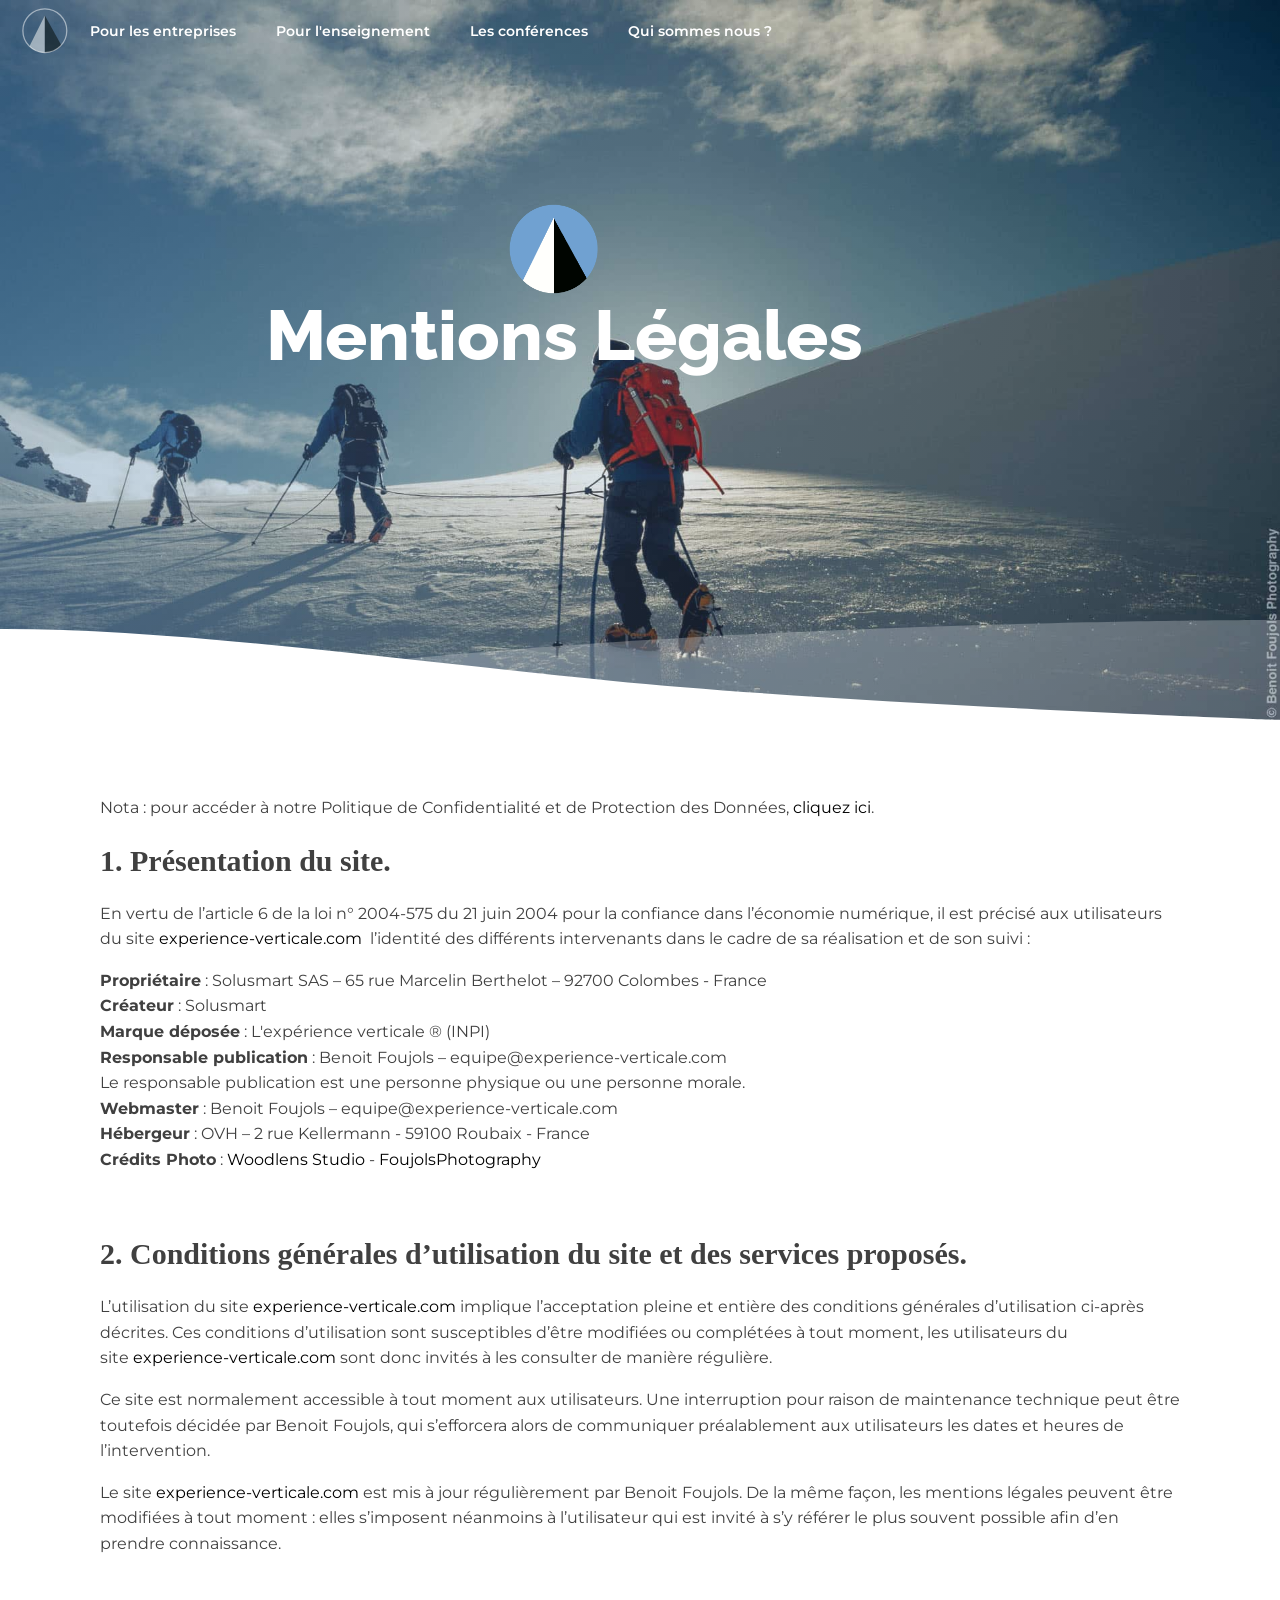
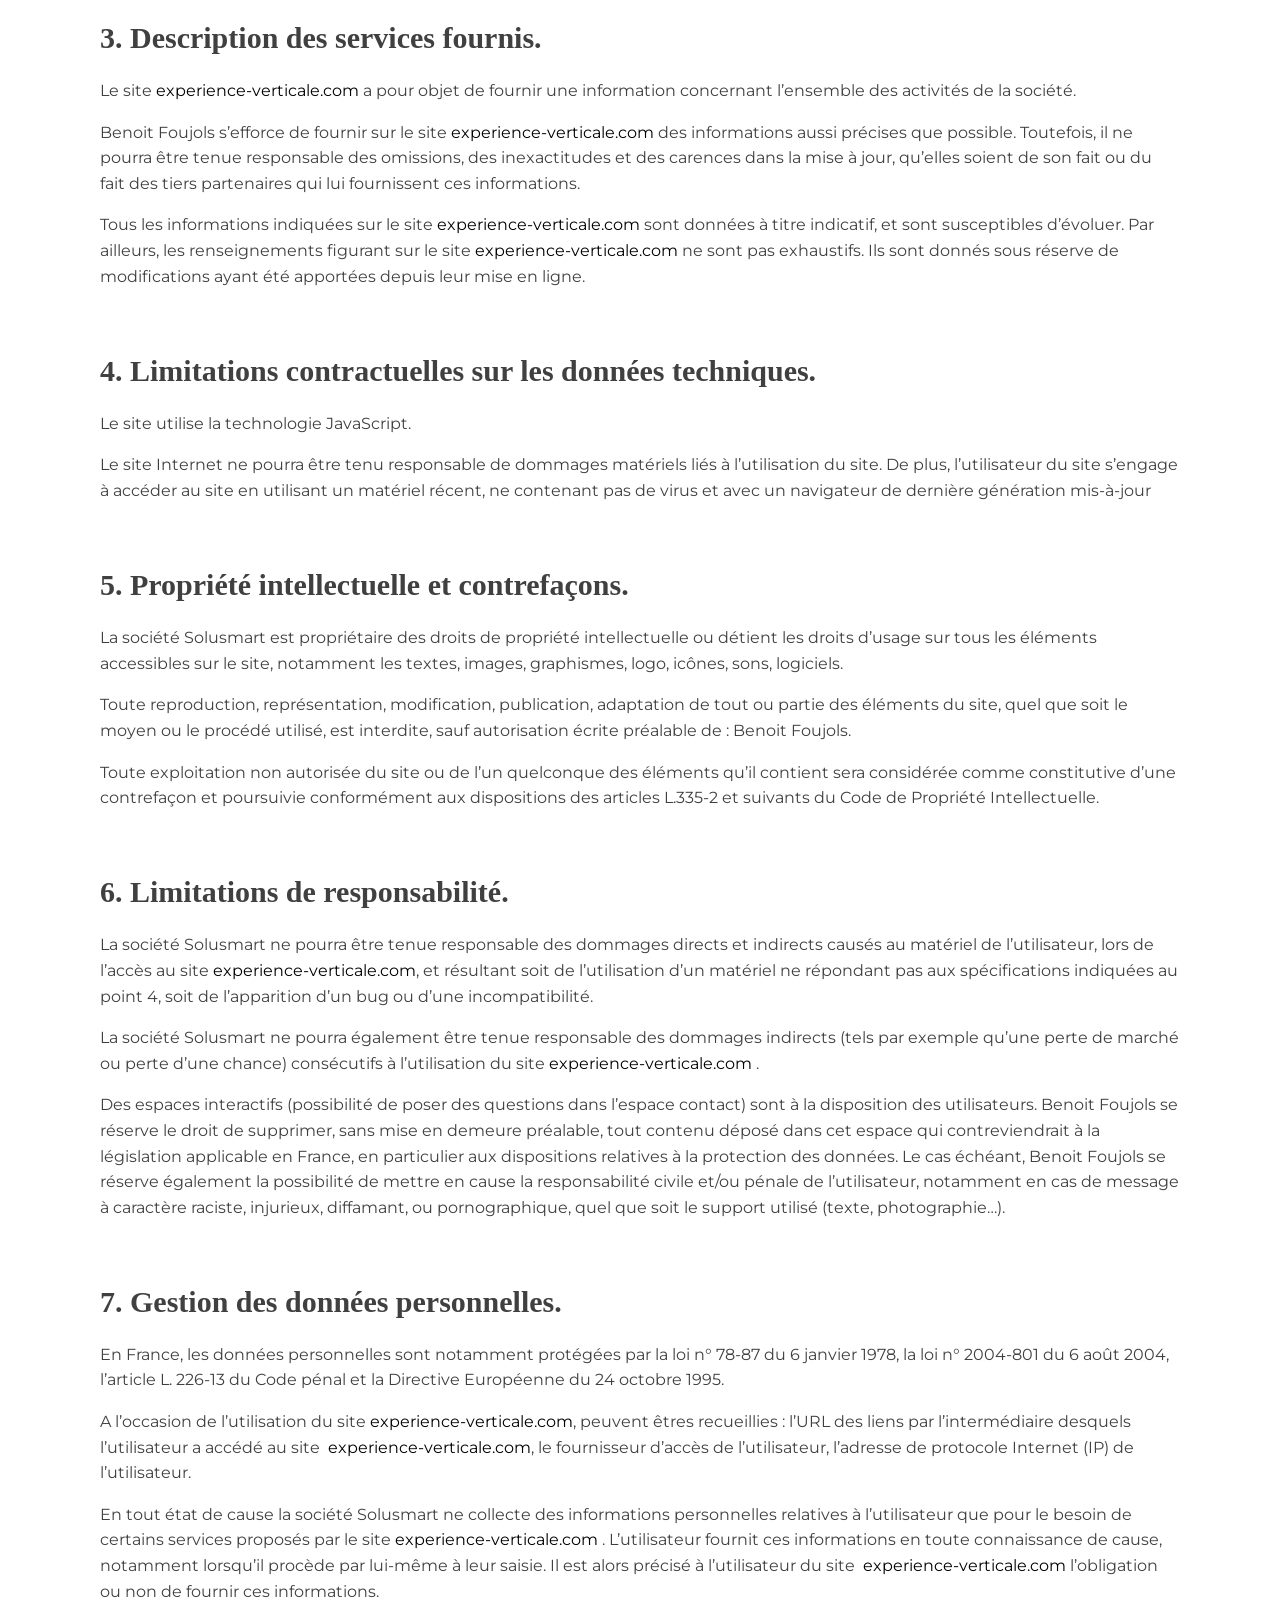
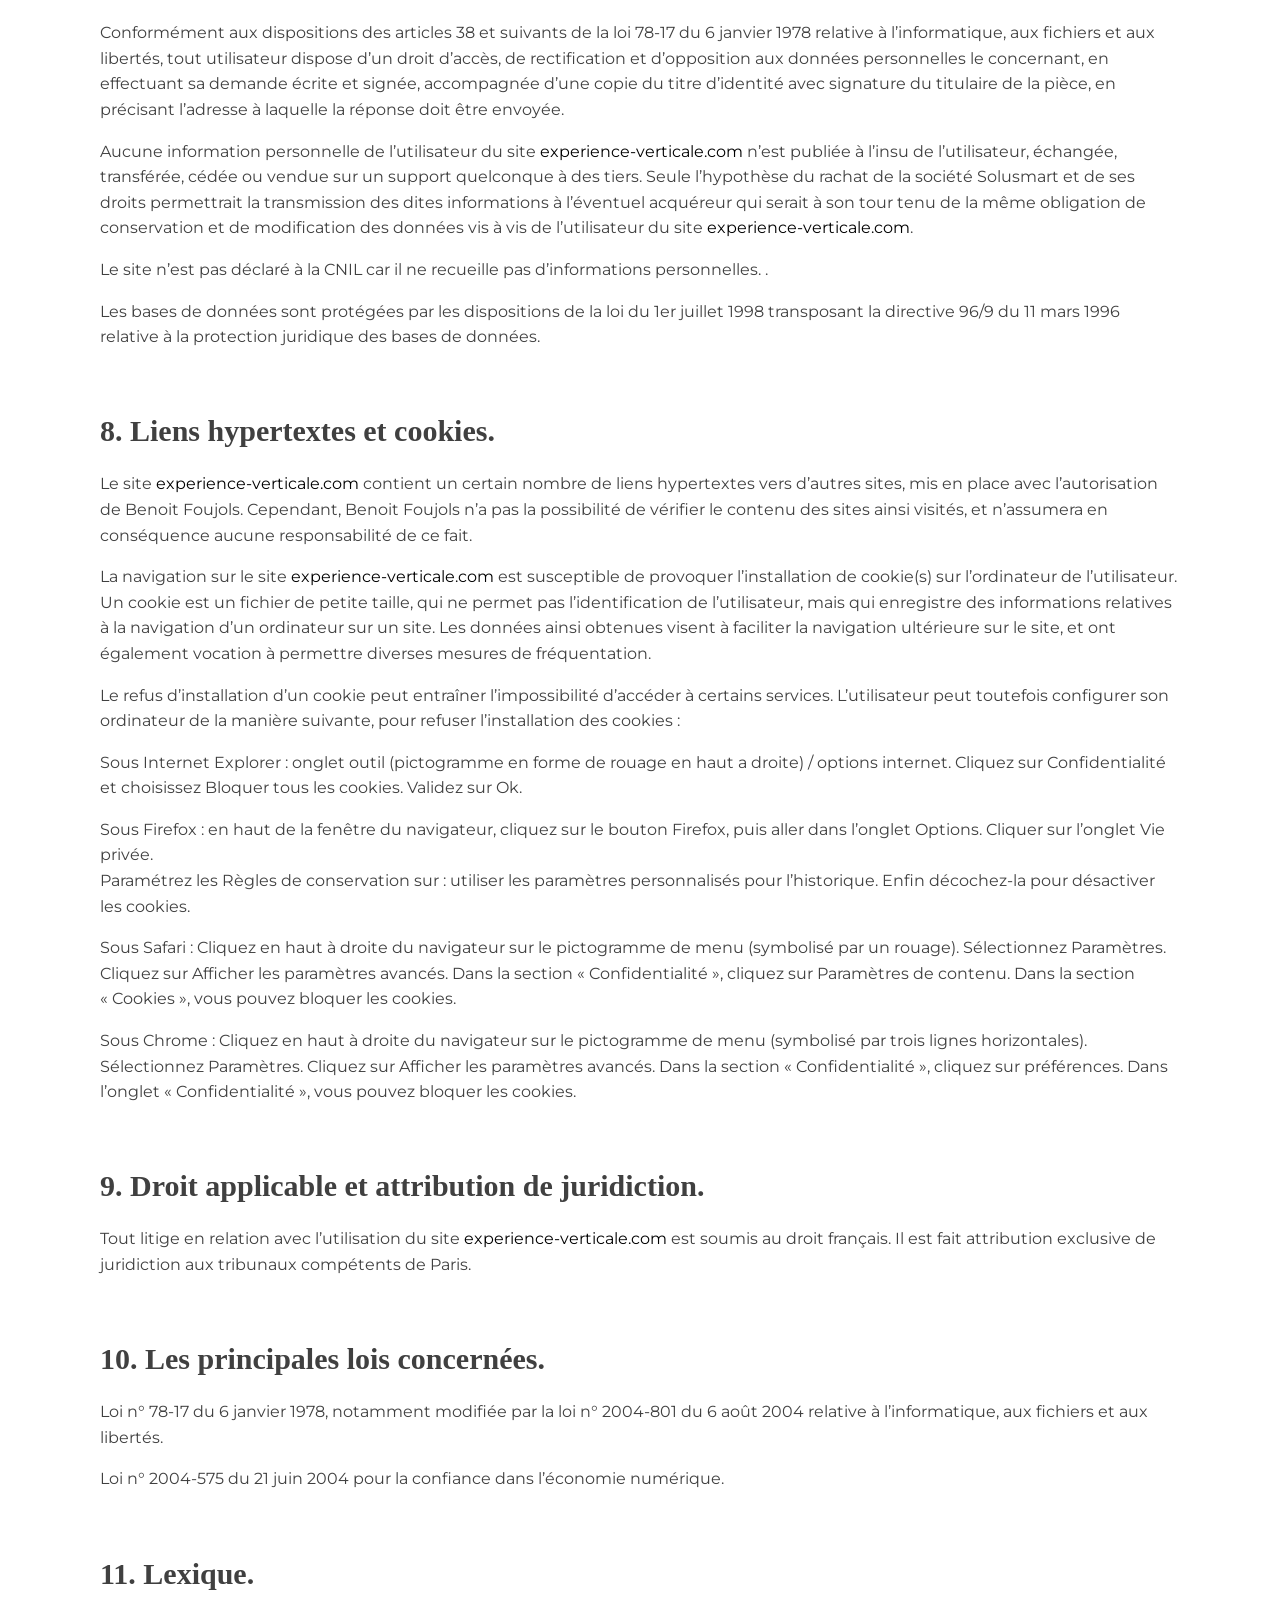
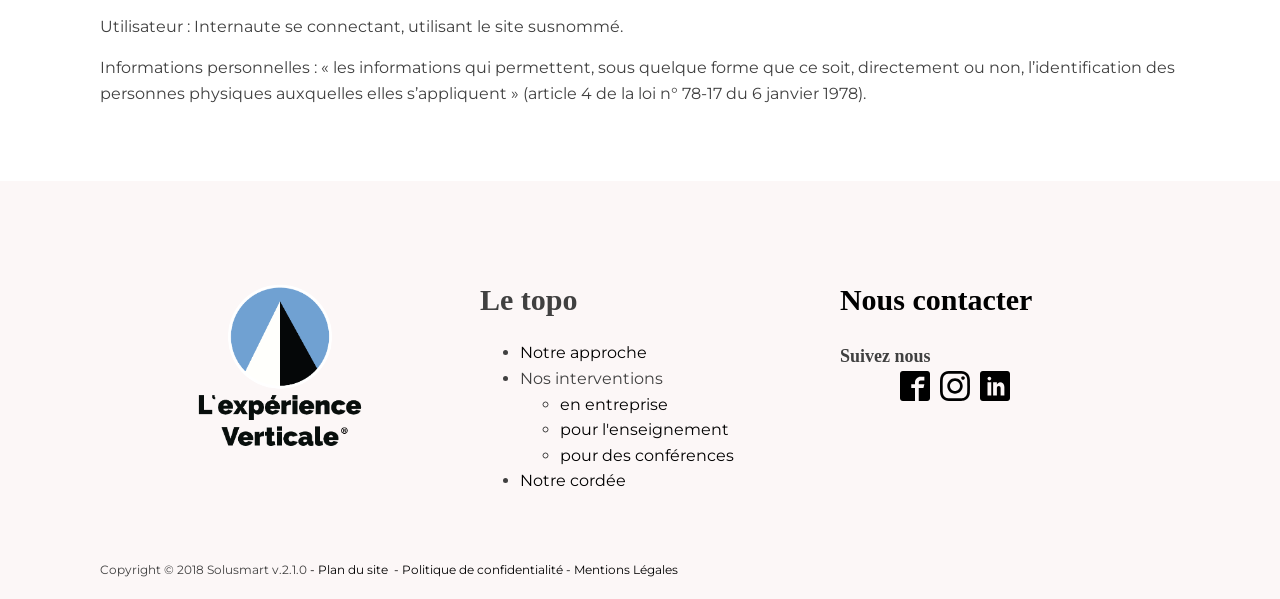
<file: mentions-legales/index.html>
<!DOCTYPE html>
<html lang="fr-FR">
<head>
<meta charset="UTF-8">
<meta name="viewport" content="width=device-width, initial-scale=1.0">
<title>Mentions légales - L&#x27;expérience Verticale</title>
<meta name="robots" content="index, follow, max-image-preview:large, max-snippet:-1, max-video-preview:-1">
<link rel="canonical" href="https://www.experience-verticale.com/mentions-legales/">
<meta property="og:locale" content="fr_FR">
<meta property="og:type" content="article">
<meta property="og:title" content="Mentions légales - L&#x27;expérience Verticale">
<meta property="og:url" content="https://www.experience-verticale.com/mentions-legales/">
<meta property="og:site_name" content="L&#039;expérience Verticale">
<meta name="twitter:card" content="summary_large_image">
<link rel="icon" href="../assets/img/favicon-32x32.png" sizes="32x32">
<link rel="icon" href="../assets/img/favicon-192x192.png" sizes="192x192">
<link rel="apple-touch-icon" href="../assets/img/favicon-180x180.png">
<meta name="msapplication-TileImage" content="../assets/img/favicon-270x270.png">
<link rel="preconnect" href="https://fonts.bunny.net">
<link rel="stylesheet" href="https://fonts.bunny.net/css?family=montserrat:100,200,300,400,500,600,700,800,900|raleway:100,200,300,400,500,600,700,800,900|source-sans-pro:200,300,400,600,700,900|lobster:400&display=swap">
<link rel="stylesheet" href="../assets/css/base.css">
<link rel="stylesheet" href="../assets/css/layout.css">
<link rel="stylesheet" href="../assets/css/template-24.css">
<link rel="stylesheet" href="../assets/css/pages/mentions-legales.css">
<link rel="stylesheet" href="../assets/css/universal.css">
<script type="application/ld+json">{"@context":"https:\/\/schema.org","@graph":[{"@type":"WebPage","@id":"https:\/\/www.experience-verticale.com\/mentions-legales\/","url":"https:\/\/www.experience-verticale.com\/mentions-legales\/","name":"Mentions légales - L&#039;expérience Verticale","isPartOf":{"@id":"https:\/\/www.experience-verticale.com\/#website"},"datePublished":"2019-02-04T21:46:32+00:00","dateModified":"2019-02-04T21:48:04+00:00","breadcrumb":{"@id":"https:\/\/www.experience-verticale.com\/mentions-legales\/#breadcrumb"},"inLanguage":"fr-FR","potentialAction":[{"@type":"ReadAction","target":["https:\/\/www.experience-verticale.com\/mentions-legales\/"]}]},{"@type":"BreadcrumbList","@id":"https:\/\/www.experience-verticale.com\/mentions-legales\/#breadcrumb","itemListElement":[{"@type":"ListItem","position":1,"name":"Accueil","item":"https:\/\/www.experience-verticale.com\/"},{"@type":"ListItem","position":2,"name":"Mentions légales"}]},{"@type":"WebSite","@id":"https:\/\/www.experience-verticale.com\/#website","url":"https:\/\/www.experience-verticale.com\/","name":"L&#039;expérience Verticale","description":"Une aventure au coeur de la performance","inLanguage":"fr-FR"}]}</script>
<script async src="https://www.googletagmanager.com/gtag/js?id=GT-WRCR4NZ"></script>
<script>window.dataLayer=window.dataLayer||[];function gtag(){dataLayer.push(arguments);}gtag("js",new Date());gtag("config","GT-WRCR4NZ");</script>
<script src="../assets/js/main.js" defer></script>
</head>
<body class="oxy-overlay-header oxygen-body">
<header id="_header-68-10" class="oxy-header-wrapper oxy-sticky-header oxy-overlay-header oxy-header" ><div id="_header_row-69-10" class="oxygen-hide-in-sticky oxygen-only-show-in-overlay oxy-header-row" ><div class="oxy-header-container"><div id="_header_left-70-10" class="oxy-header-left" ><a id="link-256-17" class="ct-link" href="/" target="_self"  ><img  id="image-75-10" alt="" src="../assets/img/logo-LEXP-OPA.svg" class="ct-image"/></a><nav id="_nav_menu-74-10" class="oxy-nav-menu oxy-nav-menu-dropdowns oxy-nav-menu-dropdown-arrow oxy-nav-menu-responsive-dropdowns" ><div class='oxy-menu-toggle'><div class='oxy-nav-menu-hamburger-wrap'><div class='oxy-nav-menu-hamburger'><div class='oxy-nav-menu-hamburger-line'></div><div class='oxy-nav-menu-hamburger-line'></div><div class='oxy-nav-menu-hamburger-line'></div></div></div></div><div class="menu-fr_top_menu-container"><ul id="menu-fr_top_menu" class="oxy-nav-menu-list"><li class="menu-item"><a href="../pour-les-entreprises/">Pour les entreprises</a></li>
<li class="menu-item"><a href="../pour-lenseignement/">Pour l'enseignement</a></li>
<li class="menu-item"><a href="../les-conferences/">Les conférences</a></li>
<li class="menu-item"><a href="../qui-sommes-nous/">Qui sommes nous ?</a></li>
</ul></div></nav></div><div id="_header_center-71-10" class="oxy-header-center" ></div><div id="_header_right-72-10" class="oxy-header-right" ></div></div></div><div id="_header_row-77-10" class="oxygen-show-in-sticky-only oxygen-only-show-in-overlay oxy-header-row" ><div class="oxy-header-container"><div id="_header_left-78-10" class="oxy-header-left" ><a id="link-468-17" class="ct-link" href="../" target="_self"  ><img  id="image-79-10" alt="" src="../assets/img/logo-LEXP-M.svg" class="ct-image"/></a><nav id="_nav_menu-80-10" class="oxy-nav-menu oxy-nav-menu-dropdowns oxy-nav-menu-dropdown-arrow oxy-nav-menu-responsive-dropdowns" ><div class='oxy-menu-toggle'><div class='oxy-nav-menu-hamburger-wrap'><div class='oxy-nav-menu-hamburger'><div class='oxy-nav-menu-hamburger-line'></div><div class='oxy-nav-menu-hamburger-line'></div><div class='oxy-nav-menu-hamburger-line'></div></div></div></div><div class="menu-fr_top_menu-container"><ul id="menu-fr_top_menu-1" class="oxy-nav-menu-list"><li class="menu-item"><a href="../pour-les-entreprises/">Pour les entreprises</a></li>
<li class="menu-item"><a href="../pour-lenseignement/">Pour l'enseignement</a></li>
<li class="menu-item"><a href="../les-conferences/">Les conférences</a></li>
<li class="menu-item"><a href="../qui-sommes-nous/">Qui sommes nous ?</a></li>
</ul></div></nav></div><div id="_header_center-81-10" class="oxy-header-center" ></div><div id="_header_right-82-10" class="oxy-header-right" ></div></div></div></header>
				<section id="section-8-51" class=" ct-section" ><div class="ct-section-inner-wrap"><div id="code_block-9-51" class="ct-code-block" ><svg xmlns="http://www.w3.org/2000/svg" viewBox="0 0 1000 279.24" preserveAspectRatio="none"><path d="M1000 0S331.54-4.18 0 279.24h1000z" opacity=".25"/><path d="M1000 279.24s-339.56-44.3-522.95-109.6S132.86 23.76 0 25.15v254.09z"/></svg>
    </div><div id="div_block-10-51" class="ct-div-block" ><img  id="image-20-51" alt="" src="../assets/img/logo-EXP.png" class="ct-image"/><h1 id="headline-11-51" class="ct-headline"><div style="text-align: center;">Mentions Légales</div></h1></div></div></section><section id="section-15-51" class=" ct-section" ><div class="ct-section-inner-wrap"><div id="_rich_text-17-51" class="oxy-rich-text" ><p>Nota : pour accéder à notre Politique de Confidentialité et de Protection des Données, <a href="../politique-de-confidentialite/" target="_blank" rel="noopener noreferrer">cliquez ici</a>.</p><h2>1. Présentation du site.</h2><p>En vertu de l’article 6 de la loi n° 2004-575 du 21 juin 2004 pour la confiance dans l’économie numérique, il est précisé aux utilisateurs du site <a href="https://www.experience-verticale.com">experience-verticale.com </a> l’identité des différents intervenants dans le cadre de sa réalisation et de son suivi :</p><p><strong>Propriétaire</strong> : Solusmart SAS – 65 rue Marcelin Berthelot – 92700 Colombes - France<br /> <strong>Créateur</strong> : Solusmart<br /> <strong>Marque déposée</strong> : L'expérience verticale ® (INPI)<br /> <strong>Responsable publication</strong> : Benoit Foujols – equipe@experience-verticale.com<br /> Le responsable publication est une personne physique ou une personne morale.<br /> <strong>Webmaster</strong> : Benoit Foujols – equipe@experience-verticale.com<br /> <strong>Hébergeur</strong> : OVH – 2 rue Kellermann - 59100 Roubaix - France<br /> <strong>Crédits Photo</strong> : <a href="https://www.woodlens-studio.com/" target="_blank" rel="noopener noreferrer">Woodlens Studio</a> - <a href="https://www.foujolsphotography.com/" target="_blank" rel="noopener noreferrer">FoujolsPhotography</a></p><p> </p><h2>2. Conditions générales d’utilisation du site et des services proposés.</h2><p>L’utilisation du site <a href="https://www.experience-verticale.com">experience-verticale.com</a> implique l’acceptation pleine et entière des conditions générales d’utilisation ci-après décrites. Ces conditions d’utilisation sont susceptibles d’être modifiées ou complétées à tout moment, les utilisateurs du site <a href="https://www.experience-verticale.com">experience-verticale.com</a> sont donc invités à les consulter de manière régulière.</p><p>Ce site est normalement accessible à tout moment aux utilisateurs. Une interruption pour raison de maintenance technique peut être toutefois décidée par Benoit Foujols, qui s’efforcera alors de communiquer préalablement aux utilisateurs les dates et heures de l’intervention.</p><p>Le site <a href="https://www.experience-verticale.com">experience-verticale.com</a> est mis à jour régulièrement par Benoit Foujols. De la même façon, les mentions légales peuvent être modifiées à tout moment : elles s’imposent néanmoins à l’utilisateur qui est invité à s’y référer le plus souvent possible afin d’en prendre connaissance.</p><p> </p><h2>3. Description des services fournis.</h2><p>Le site <a href="https://www.experience-verticale.com">experience-verticale.com</a> a pour objet de fournir une information concernant l’ensemble des activités de la société.</p><p>Benoit Foujols s’efforce de fournir sur le site <a href="https://www.experience-verticale.com">experience-verticale.com</a> des informations aussi précises que possible. Toutefois, il ne pourra être tenue responsable des omissions, des inexactitudes et des carences dans la mise à jour, qu’elles soient de son fait ou du fait des tiers partenaires qui lui fournissent ces informations.</p><p>Tous les informations indiquées sur le site <a href="https://www.experience-verticale.com">experience-verticale.com</a> sont données à titre indicatif, et sont susceptibles d’évoluer. Par ailleurs, les renseignements figurant sur le site <a href="https://www.experience-verticale.com">experience-verticale.com</a> ne sont pas exhaustifs. Ils sont donnés sous réserve de modifications ayant été apportées depuis leur mise en ligne.</p><p> </p><h2>4. Limitations contractuelles sur les données techniques.</h2><p>Le site utilise la technologie JavaScript.</p><p>Le site Internet ne pourra être tenu responsable de dommages matériels liés à l’utilisation du site. De plus, l’utilisateur du site s’engage à accéder au site en utilisant un matériel récent, ne contenant pas de virus et avec un navigateur de dernière génération mis-à-jour</p><p> </p><h2>5. Propriété intellectuelle et contrefaçons.</h2><p>La société Solusmart est propriétaire des droits de propriété intellectuelle ou détient les droits d’usage sur tous les éléments accessibles sur le site, notamment les textes, images, graphismes, logo, icônes, sons, logiciels.</p><p>Toute reproduction, représentation, modification, publication, adaptation de tout ou partie des éléments du site, quel que soit le moyen ou le procédé utilisé, est interdite, sauf autorisation écrite préalable de : Benoit Foujols.</p><p>Toute exploitation non autorisée du site ou de l’un quelconque des éléments qu’il contient sera considérée comme constitutive d’une contrefaçon et poursuivie conformément aux dispositions des articles L.335-2 et suivants du Code de Propriété Intellectuelle.</p><p> </p><h2>6. Limitations de responsabilité.</h2><p>La société Solusmart ne pourra être tenue responsable des dommages directs et indirects causés au matériel de l’utilisateur, lors de l’accès au site <a href="https://www.experience-verticale.com">experience-verticale.com</a>, et résultant soit de l’utilisation d’un matériel ne répondant pas aux spécifications indiquées au point 4, soit de l’apparition d’un bug ou d’une incompatibilité.</p><p>La société Solusmart ne pourra également être tenue responsable des dommages indirects (tels par exemple qu’une perte de marché ou perte d’une chance) consécutifs à l’utilisation du site <a href="https://www.experience-verticale.com">experience-verticale.com</a> .</p><p>Des espaces interactifs (possibilité de poser des questions dans l’espace contact) sont à la disposition des utilisateurs. Benoit Foujols se réserve le droit de supprimer, sans mise en demeure préalable, tout contenu déposé dans cet espace qui contreviendrait à la législation applicable en France, en particulier aux dispositions relatives à la protection des données. Le cas échéant, Benoit Foujols se réserve également la possibilité de mettre en cause la responsabilité civile et/ou pénale de l’utilisateur, notamment en cas de message à caractère raciste, injurieux, diffamant, ou pornographique, quel que soit le support utilisé (texte, photographie…).</p><p> </p><h2>7. Gestion des données personnelles.</h2><p>En France, les données personnelles sont notamment protégées par la loi n° 78-87 du 6 janvier 1978, la loi n° 2004-801 du 6 août 2004, l’article L. 226-13 du Code pénal et la Directive Européenne du 24 octobre 1995.</p><p>A l’occasion de l’utilisation du site <a href="https://www.experience-verticale.com">experience-verticale.com</a>, peuvent êtres recueillies : l’URL des liens par l’intermédiaire desquels l’utilisateur a accédé au site  <a href="https://www.experience-verticale.com">experience-verticale.com</a>, le fournisseur d’accès de l’utilisateur, l’adresse de protocole Internet (IP) de l’utilisateur.</p><p>En tout état de cause la société Solusmart ne collecte des informations personnelles relatives à l’utilisateur que pour le besoin de certains services proposés par le site <a href="https://www.experience-verticale.com">experience-verticale.com</a> . L’utilisateur fournit ces informations en toute connaissance de cause, notamment lorsqu’il procède par lui-même à leur saisie. Il est alors précisé à l’utilisateur du site  <a href="https://www.experience-verticale.com">experience-verticale.com</a> l’obligation ou non de fournir ces informations.</p><p>Conformément aux dispositions des articles 38 et suivants de la loi 78-17 du 6 janvier 1978 relative à l’informatique, aux fichiers et aux libertés, tout utilisateur dispose d’un droit d’accès, de rectification et d’opposition aux données personnelles le concernant, en effectuant sa demande écrite et signée, accompagnée d’une copie du titre d’identité avec signature du titulaire de la pièce, en précisant l’adresse à laquelle la réponse doit être envoyée.</p><p>Aucune information personnelle de l’utilisateur du site <a href="https://www.experience-verticale.com">experience-verticale.com</a> n’est publiée à l’insu de l’utilisateur, échangée, transférée, cédée ou vendue sur un support quelconque à des tiers. Seule l’hypothèse du rachat de la société Solusmart et de ses droits permettrait la transmission des dites informations à l’éventuel acquéreur qui serait à son tour tenu de la même obligation de conservation et de modification des données vis à vis de l’utilisateur du site <a href="https://www.experience-verticale.com">experience-verticale.com</a>.</p><p>Le site n’est pas déclaré à la CNIL car il ne recueille pas d’informations personnelles. .</p><p>Les bases de données sont protégées par les dispositions de la loi du 1er juillet 1998 transposant la directive 96/9 du 11 mars 1996 relative à la protection juridique des bases de données.</p><p> </p><h2>8. Liens hypertextes et cookies.</h2><p>Le site <a href="https://www.experience-verticale.com">experience-verticale.com</a> contient un certain nombre de liens hypertextes vers d’autres sites, mis en place avec l’autorisation de Benoit Foujols. Cependant, Benoit Foujols n’a pas la possibilité de vérifier le contenu des sites ainsi visités, et n’assumera en conséquence aucune responsabilité de ce fait.</p><p>La navigation sur le site <a href="https://www.experience-verticale.com">experience-verticale.com</a> est susceptible de provoquer l’installation de cookie(s) sur l’ordinateur de l’utilisateur. Un cookie est un fichier de petite taille, qui ne permet pas l’identification de l’utilisateur, mais qui enregistre des informations relatives à la navigation d’un ordinateur sur un site. Les données ainsi obtenues visent à faciliter la navigation ultérieure sur le site, et ont également vocation à permettre diverses mesures de fréquentation.</p><p>Le refus d’installation d’un cookie peut entraîner l’impossibilité d’accéder à certains services. L’utilisateur peut toutefois configurer son ordinateur de la manière suivante, pour refuser l’installation des cookies :</p><p>Sous Internet Explorer : onglet outil (pictogramme en forme de rouage en haut a droite) / options internet. Cliquez sur Confidentialité et choisissez Bloquer tous les cookies. Validez sur Ok.</p><p>Sous Firefox : en haut de la fenêtre du navigateur, cliquez sur le bouton Firefox, puis aller dans l’onglet Options. Cliquer sur l’onglet Vie privée.<br /> Paramétrez les Règles de conservation sur : utiliser les paramètres personnalisés pour l’historique. Enfin décochez-la pour désactiver les cookies.</p><p>Sous Safari : Cliquez en haut à droite du navigateur sur le pictogramme de menu (symbolisé par un rouage). Sélectionnez Paramètres. Cliquez sur Afficher les paramètres avancés. Dans la section « Confidentialité », cliquez sur Paramètres de contenu. Dans la section « Cookies », vous pouvez bloquer les cookies.</p><p>Sous Chrome : Cliquez en haut à droite du navigateur sur le pictogramme de menu (symbolisé par trois lignes horizontales). Sélectionnez Paramètres. Cliquez sur Afficher les paramètres avancés. Dans la section « Confidentialité », cliquez sur préférences. Dans l’onglet « Confidentialité », vous pouvez bloquer les cookies.</p><p> </p><h2>9. Droit applicable et attribution de juridiction.</h2><p>Tout litige en relation avec l’utilisation du site <a href="https://www.experience-verticale.com">experience-verticale.com</a> est soumis au droit français. Il est fait attribution exclusive de juridiction aux tribunaux compétents de Paris.</p><p> </p><h2>10. Les principales lois concernées.</h2><p>Loi n° 78-17 du 6 janvier 1978, notamment modifiée par la loi n° 2004-801 du 6 août 2004 relative à l’informatique, aux fichiers et aux libertés.</p><p>Loi n° 2004-575 du 21 juin 2004 pour la confiance dans l’économie numérique.</p><p> </p><h2>11. Lexique.</h2><p>Utilisateur : Internaute se connectant, utilisant le site susnommé.</p><p>Informations personnelles : « les informations qui permettent, sous quelque forme que ce soit, directement ou non, l’identification des personnes physiques auxquelles elles s’appliquent » (article 4 de la loi n° 78-17 du 6 janvier 1978).</p></div></div></section><section id="section-24-10" class=" ct-section" ><div class="ct-section-inner-wrap"><div id="new_columns-140-10" class="ct-new-columns" ><div id="div_block-141-10" class="ct-div-block" ><div id="div_block-145-10" class="ct-div-block" ><img  id="image-44-32" alt="" src="../assets/img/logo-EV-carre-trs.png" class="ct-image"/><img  id="image-45-32" alt="" src="../assets/img/logo-LEXP-M-500px.png" class="ct-image"/></div></div><div id="div_block-142-10" class="ct-div-block" ><div id="div_block-18-32" class="ct-div-block" ><h1 id="headline-152-10" class="ct-headline">Le topo<br></h1><div id="_rich_text-161-10" class="oxy-rich-text" ><ul><li><a href="../">Notre approche</a></li><li>Nos interventions<ul><li><a href="../pour-les-entreprises/">en entreprise</a></li><li><a href="../pour-lenseignement/">pour l'enseignement</a></li><li><a href="../les-conferences/">pour des conférences</a></li></ul></li><li><a href="../qui-sommes-nous/">Notre cordée</a></li></ul></div></div></div><div id="div_block-143-10" class="ct-div-block" ><a id="link-43-32" class="ct-link" href="mailto:contact@experience-verticale.com"  ><h1 id="headline-25-32" class="ct-headline">Nous contacter</h1></a><h1 id="headline-33-32" class="ct-headline">Suivez nous</h1><div id="_social_icons-35-32" class="oxy-social-icons" ><a href='https://www.facebook.com/experienceverticale' target='_blank' class='oxy-social-icons-facebook'><svg><title>Visit our Facebook</title><use xlink:href='#oxy-social-icons-icon-facebook-blank'></use></svg></a><a href='https://www.instagram.com/experienceverticale/' target='_blank' class='oxy-social-icons-instagram'><svg><title>Visit our Instagram</title><use xlink:href='#oxy-social-icons-icon-instagram-blank'></use></svg></a><a href='https://www.linkedin.com/company/experienceverticale/' target='_blank' class='oxy-social-icons-linkedin'><svg><title>Visit our LinkedIn</title><use xlink:href='#oxy-social-icons-icon-linkedin-blank'></use></svg></a></div></div></div><div id="div_block-149-10" class="ct-div-block" ><div id="text_block-150-10" class="ct-text-block" >Copyright © 2018 Solusmart v.2.1.0</div><a id="text_block-52-32" class="ct-link-text" href="../plan-du-site/" target="_self"  >&nbsp;-&nbsp;Plan du site&nbsp;</a><a id="link_text-56-32" class="ct-link-text" href="../politique-de-confidentialite/" target="_self"  >&nbsp;- Politique de confidentialité</a><a id="link_text-58-32" class="ct-link-text" href="../mentions-legales/" target="_self"  >&nbsp;- Mentions Légales</a></div></div></section>	
		<svg style="position: absolute; width: 0; height: 0; overflow: hidden;" version="1.1" xmlns="http://www.w3.org/2000/svg" xmlns:xlink="http://www.w3.org/1999/xlink">
		   <defs>
		      <symbol id="oxy-social-icons-icon-linkedin" viewBox="0 0 32 32">
		         <title>linkedin</title>
		         <path d="M12 12h5.535v2.837h0.079c0.77-1.381 2.655-2.837 5.464-2.837 5.842 0 6.922 3.637 6.922 8.367v9.633h-5.769v-8.54c0-2.037-0.042-4.657-3.001-4.657-3.005 0-3.463 2.218-3.463 4.509v8.688h-5.767v-18z"></path>
		         <path d="M2 12h6v18h-6v-18z"></path>
		         <path d="M8 7c0 1.657-1.343 3-3 3s-3-1.343-3-3c0-1.657 1.343-3 3-3s3 1.343 3 3z"></path>
		      </symbol>
		      <symbol id="oxy-social-icons-icon-facebook" viewBox="0 0 32 32">
		         <title>facebook</title>
		         <path d="M19 6h5v-6h-5c-3.86 0-7 3.14-7 7v3h-4v6h4v16h6v-16h5l1-6h-6v-3c0-0.542 0.458-1 1-1z"></path>
		      </symbol>
		      <symbol id="oxy-social-icons-icon-pinterest" viewBox="0 0 32 32">
		         <title>pinterest</title>
		         <path d="M16 2.138c-7.656 0-13.863 6.206-13.863 13.863 0 5.875 3.656 10.887 8.813 12.906-0.119-1.094-0.231-2.781 0.050-3.975 0.25-1.081 1.625-6.887 1.625-6.887s-0.412-0.831-0.412-2.056c0-1.925 1.119-3.369 2.506-3.369 1.181 0 1.756 0.887 1.756 1.95 0 1.188-0.756 2.969-1.15 4.613-0.331 1.381 0.688 2.506 2.050 2.506 2.462 0 4.356-2.6 4.356-6.35 0-3.319-2.387-5.638-5.787-5.638-3.944 0-6.256 2.956-6.256 6.019 0 1.194 0.456 2.469 1.031 3.163 0.113 0.137 0.131 0.256 0.094 0.4-0.106 0.438-0.338 1.381-0.387 1.575-0.063 0.256-0.2 0.306-0.463 0.188-1.731-0.806-2.813-3.337-2.813-5.369 0-4.375 3.175-8.387 9.156-8.387 4.806 0 8.544 3.425 8.544 8.006 0 4.775-3.012 8.625-7.194 8.625-1.406 0-2.725-0.731-3.175-1.594 0 0-0.694 2.644-0.863 3.294-0.313 1.206-1.156 2.712-1.725 3.631 1.3 0.4 2.675 0.619 4.106 0.619 7.656 0 13.863-6.206 13.863-13.863 0-7.662-6.206-13.869-13.863-13.869z"></path>
		      </symbol>
		      <symbol id="oxy-social-icons-icon-youtube" viewBox="0 0 32 32">
		         <title>youtube</title>
		         <path d="M31.681 9.6c0 0-0.313-2.206-1.275-3.175-1.219-1.275-2.581-1.281-3.206-1.356-4.475-0.325-11.194-0.325-11.194-0.325h-0.012c0 0-6.719 0-11.194 0.325-0.625 0.075-1.987 0.081-3.206 1.356-0.963 0.969-1.269 3.175-1.269 3.175s-0.319 2.588-0.319 5.181v2.425c0 2.587 0.319 5.181 0.319 5.181s0.313 2.206 1.269 3.175c1.219 1.275 2.819 1.231 3.531 1.369 2.563 0.244 10.881 0.319 10.881 0.319s6.725-0.012 11.2-0.331c0.625-0.075 1.988-0.081 3.206-1.356 0.962-0.969 1.275-3.175 1.275-3.175s0.319-2.587 0.319-5.181v-2.425c-0.006-2.588-0.325-5.181-0.325-5.181zM12.694 20.15v-8.994l8.644 4.513-8.644 4.481z"></path>
		      </symbol>
		      <symbol id="oxy-social-icons-icon-rss" viewBox="0 0 32 32">
		         <title>rss</title>
		         <path d="M4.259 23.467c-2.35 0-4.259 1.917-4.259 4.252 0 2.349 1.909 4.244 4.259 4.244 2.358 0 4.265-1.895 4.265-4.244-0-2.336-1.907-4.252-4.265-4.252zM0.005 10.873v6.133c3.993 0 7.749 1.562 10.577 4.391 2.825 2.822 4.384 6.595 4.384 10.603h6.16c-0-11.651-9.478-21.127-21.121-21.127zM0.012 0v6.136c14.243 0 25.836 11.604 25.836 25.864h6.152c0-17.64-14.352-32-31.988-32z"></path>
		      </symbol>
		      <symbol id="oxy-social-icons-icon-twitter" viewBox="0 0 512 512">
		         <title>twitter</title>
		         <path d="M389.2 48h70.6L305.6 224.2 487 464H345L233.7 318.6 106.5 464H35.8L200.7 275.5 26.8 48H172.4L272.9 180.9 389.2 48zM364.4 421.8h39.1L151.1 88h-42L364.4 421.8z"></path>
		      </symbol>
		      <symbol id="oxy-social-icons-icon-instagram" viewBox="0 0 32 32">
		         <title>instagram</title>
		         <path d="M16 2.881c4.275 0 4.781 0.019 6.462 0.094 1.563 0.069 2.406 0.331 2.969 0.55 0.744 0.288 1.281 0.638 1.837 1.194 0.563 0.563 0.906 1.094 1.2 1.838 0.219 0.563 0.481 1.412 0.55 2.969 0.075 1.688 0.094 2.194 0.094 6.463s-0.019 4.781-0.094 6.463c-0.069 1.563-0.331 2.406-0.55 2.969-0.288 0.744-0.637 1.281-1.194 1.837-0.563 0.563-1.094 0.906-1.837 1.2-0.563 0.219-1.413 0.481-2.969 0.55-1.688 0.075-2.194 0.094-6.463 0.094s-4.781-0.019-6.463-0.094c-1.563-0.069-2.406-0.331-2.969-0.55-0.744-0.288-1.281-0.637-1.838-1.194-0.563-0.563-0.906-1.094-1.2-1.837-0.219-0.563-0.481-1.413-0.55-2.969-0.075-1.688-0.094-2.194-0.094-6.463s0.019-4.781 0.094-6.463c0.069-1.563 0.331-2.406 0.55-2.969 0.288-0.744 0.638-1.281 1.194-1.838 0.563-0.563 1.094-0.906 1.838-1.2 0.563-0.219 1.412-0.481 2.969-0.55 1.681-0.075 2.188-0.094 6.463-0.094zM16 0c-4.344 0-4.887 0.019-6.594 0.094-1.7 0.075-2.869 0.35-3.881 0.744-1.056 0.412-1.95 0.956-2.837 1.85-0.894 0.888-1.438 1.781-1.85 2.831-0.394 1.019-0.669 2.181-0.744 3.881-0.075 1.713-0.094 2.256-0.094 6.6s0.019 4.887 0.094 6.594c0.075 1.7 0.35 2.869 0.744 3.881 0.413 1.056 0.956 1.95 1.85 2.837 0.887 0.887 1.781 1.438 2.831 1.844 1.019 0.394 2.181 0.669 3.881 0.744 1.706 0.075 2.25 0.094 6.594 0.094s4.888-0.019 6.594-0.094c1.7-0.075 2.869-0.35 3.881-0.744 1.050-0.406 1.944-0.956 2.831-1.844s1.438-1.781 1.844-2.831c0.394-1.019 0.669-2.181 0.744-3.881 0.075-1.706 0.094-2.25 0.094-6.594s-0.019-4.887-0.094-6.594c-0.075-1.7-0.35-2.869-0.744-3.881-0.394-1.063-0.938-1.956-1.831-2.844-0.887-0.887-1.781-1.438-2.831-1.844-1.019-0.394-2.181-0.669-3.881-0.744-1.712-0.081-2.256-0.1-6.6-0.1v0z"></path>
		         <path d="M16 7.781c-4.537 0-8.219 3.681-8.219 8.219s3.681 8.219 8.219 8.219 8.219-3.681 8.219-8.219c0-4.537-3.681-8.219-8.219-8.219zM16 21.331c-2.944 0-5.331-2.387-5.331-5.331s2.387-5.331 5.331-5.331c2.944 0 5.331 2.387 5.331 5.331s-2.387 5.331-5.331 5.331z"></path>
		         <path d="M26.462 7.456c0 1.060-0.859 1.919-1.919 1.919s-1.919-0.859-1.919-1.919c0-1.060 0.859-1.919 1.919-1.919s1.919 0.859 1.919 1.919z"></path>
		      </symbol>
		      <symbol id="oxy-social-icons-icon-facebook-blank" viewBox="0 0 32 32">
		         <title>facebook-blank</title>
		         <path d="M29 0h-26c-1.65 0-3 1.35-3 3v26c0 1.65 1.35 3 3 3h13v-14h-4v-4h4v-2c0-3.306 2.694-6 6-6h4v4h-4c-1.1 0-2 0.9-2 2v2h6l-1 4h-5v14h9c1.65 0 3-1.35 3-3v-26c0-1.65-1.35-3-3-3z"></path>
		      </symbol>
		      <symbol id="oxy-social-icons-icon-rss-blank" viewBox="0 0 32 32">
		         <title>rss-blank</title>
		         <path d="M29 0h-26c-1.65 0-3 1.35-3 3v26c0 1.65 1.35 3 3 3h26c1.65 0 3-1.35 3-3v-26c0-1.65-1.35-3-3-3zM8.719 25.975c-1.5 0-2.719-1.206-2.719-2.706 0-1.488 1.219-2.712 2.719-2.712 1.506 0 2.719 1.225 2.719 2.712 0 1.5-1.219 2.706-2.719 2.706zM15.544 26c0-2.556-0.994-4.962-2.794-6.762-1.806-1.806-4.2-2.8-6.75-2.8v-3.912c7.425 0 13.475 6.044 13.475 13.475h-3.931zM22.488 26c0-9.094-7.394-16.5-16.481-16.5v-3.912c11.25 0 20.406 9.162 20.406 20.413h-3.925z"></path>
		      </symbol>
		      <symbol id="oxy-social-icons-icon-linkedin-blank" viewBox="0 0 32 32">
		         <title>linkedin-blank</title>
		         <path d="M29 0h-26c-1.65 0-3 1.35-3 3v26c0 1.65 1.35 3 3 3h26c1.65 0 3-1.35 3-3v-26c0-1.65-1.35-3-3-3zM12 26h-4v-14h4v14zM10 10c-1.106 0-2-0.894-2-2s0.894-2 2-2c1.106 0 2 0.894 2 2s-0.894 2-2 2zM26 26h-4v-8c0-1.106-0.894-2-2-2s-2 0.894-2 2v8h-4v-14h4v2.481c0.825-1.131 2.087-2.481 3.5-2.481 2.488 0 4.5 2.238 4.5 5v9z"></path>
		      </symbol>
		      <symbol id="oxy-social-icons-icon-pinterest-blank" viewBox="0 0 32 32">
		         <title>pinterest</title>
		         <path d="M16 2.138c-7.656 0-13.863 6.206-13.863 13.863 0 5.875 3.656 10.887 8.813 12.906-0.119-1.094-0.231-2.781 0.050-3.975 0.25-1.081 1.625-6.887 1.625-6.887s-0.412-0.831-0.412-2.056c0-1.925 1.119-3.369 2.506-3.369 1.181 0 1.756 0.887 1.756 1.95 0 1.188-0.756 2.969-1.15 4.613-0.331 1.381 0.688 2.506 2.050 2.506 2.462 0 4.356-2.6 4.356-6.35 0-3.319-2.387-5.638-5.787-5.638-3.944 0-6.256 2.956-6.256 6.019 0 1.194 0.456 2.469 1.031 3.163 0.113 0.137 0.131 0.256 0.094 0.4-0.106 0.438-0.338 1.381-0.387 1.575-0.063 0.256-0.2 0.306-0.463 0.188-1.731-0.806-2.813-3.337-2.813-5.369 0-4.375 3.175-8.387 9.156-8.387 4.806 0 8.544 3.425 8.544 8.006 0 4.775-3.012 8.625-7.194 8.625-1.406 0-2.725-0.731-3.175-1.594 0 0-0.694 2.644-0.863 3.294-0.313 1.206-1.156 2.712-1.725 3.631 1.3 0.4 2.675 0.619 4.106 0.619 7.656 0 13.863-6.206 13.863-13.863 0-7.662-6.206-13.869-13.863-13.869z"></path>
		      </symbol>
		      <symbol id="oxy-social-icons-icon-youtube-blank" viewBox="0 0 32 32">
		         <title>youtube</title>
		         <path d="M31.681 9.6c0 0-0.313-2.206-1.275-3.175-1.219-1.275-2.581-1.281-3.206-1.356-4.475-0.325-11.194-0.325-11.194-0.325h-0.012c0 0-6.719 0-11.194 0.325-0.625 0.075-1.987 0.081-3.206 1.356-0.963 0.969-1.269 3.175-1.269 3.175s-0.319 2.588-0.319 5.181v2.425c0 2.587 0.319 5.181 0.319 5.181s0.313 2.206 1.269 3.175c1.219 1.275 2.819 1.231 3.531 1.369 2.563 0.244 10.881 0.319 10.881 0.319s6.725-0.012 11.2-0.331c0.625-0.075 1.988-0.081 3.206-1.356 0.962-0.969 1.275-3.175 1.275-3.175s0.319-2.587 0.319-5.181v-2.425c-0.006-2.588-0.325-5.181-0.325-5.181zM12.694 20.15v-8.994l8.644 4.513-8.644 4.481z"></path>
		      </symbol>
		      <symbol id="oxy-social-icons-icon-twitter-blank" viewBox="0 0 448 512">
				<title>twitter</title>
				<path d="M64 32C28.7 32 0 60.7 0 96V416c0 35.3 28.7 64 64 64H384c35.3 0 64-28.7 64-64V96c0-35.3-28.7-64-64-64H64zm297.1 84L257.3 234.6 379.4 396H283.8L209 298.1 123.3 396H75.8l111-126.9L69.7 116h98l67.7 89.5L313.6 116h47.5zM323.3 367.6L153.4 142.9H125.1L296.9 367.6h26.3z"></path>
			  </symbol>
		      <symbol id="oxy-social-icons-icon-instagram-blank" viewBox="0 0 32 32">
		         <title>instagram</title>
		         <path d="M16 2.881c4.275 0 4.781 0.019 6.462 0.094 1.563 0.069 2.406 0.331 2.969 0.55 0.744 0.288 1.281 0.638 1.837 1.194 0.563 0.563 0.906 1.094 1.2 1.838 0.219 0.563 0.481 1.412 0.55 2.969 0.075 1.688 0.094 2.194 0.094 6.463s-0.019 4.781-0.094 6.463c-0.069 1.563-0.331 2.406-0.55 2.969-0.288 0.744-0.637 1.281-1.194 1.837-0.563 0.563-1.094 0.906-1.837 1.2-0.563 0.219-1.413 0.481-2.969 0.55-1.688 0.075-2.194 0.094-6.463 0.094s-4.781-0.019-6.463-0.094c-1.563-0.069-2.406-0.331-2.969-0.55-0.744-0.288-1.281-0.637-1.838-1.194-0.563-0.563-0.906-1.094-1.2-1.837-0.219-0.563-0.481-1.413-0.55-2.969-0.075-1.688-0.094-2.194-0.094-6.463s0.019-4.781 0.094-6.463c0.069-1.563 0.331-2.406 0.55-2.969 0.288-0.744 0.638-1.281 1.194-1.838 0.563-0.563 1.094-0.906 1.838-1.2 0.563-0.219 1.412-0.481 2.969-0.55 1.681-0.075 2.188-0.094 6.463-0.094zM16 0c-4.344 0-4.887 0.019-6.594 0.094-1.7 0.075-2.869 0.35-3.881 0.744-1.056 0.412-1.95 0.956-2.837 1.85-0.894 0.888-1.438 1.781-1.85 2.831-0.394 1.019-0.669 2.181-0.744 3.881-0.075 1.713-0.094 2.256-0.094 6.6s0.019 4.887 0.094 6.594c0.075 1.7 0.35 2.869 0.744 3.881 0.413 1.056 0.956 1.95 1.85 2.837 0.887 0.887 1.781 1.438 2.831 1.844 1.019 0.394 2.181 0.669 3.881 0.744 1.706 0.075 2.25 0.094 6.594 0.094s4.888-0.019 6.594-0.094c1.7-0.075 2.869-0.35 3.881-0.744 1.050-0.406 1.944-0.956 2.831-1.844s1.438-1.781 1.844-2.831c0.394-1.019 0.669-2.181 0.744-3.881 0.075-1.706 0.094-2.25 0.094-6.594s-0.019-4.887-0.094-6.594c-0.075-1.7-0.35-2.869-0.744-3.881-0.394-1.063-0.938-1.956-1.831-2.844-0.887-0.887-1.781-1.438-2.831-1.844-1.019-0.394-2.181-0.669-3.881-0.744-1.712-0.081-2.256-0.1-6.6-0.1v0z"></path>
		         <path d="M16 7.781c-4.537 0-8.219 3.681-8.219 8.219s3.681 8.219 8.219 8.219 8.219-3.681 8.219-8.219c0-4.537-3.681-8.219-8.219-8.219zM16 21.331c-2.944 0-5.331-2.387-5.331-5.331s2.387-5.331 5.331-5.331c2.944 0 5.331 2.387 5.331 5.331s-2.387 5.331-5.331 5.331z"></path>
		         <path d="M26.462 7.456c0 1.060-0.859 1.919-1.919 1.919s-1.919-0.859-1.919-1.919c0-1.060 0.859-1.919 1.919-1.919s1.919 0.859 1.919 1.919z"></path>
		      </symbol>
		   </defs>
		</svg>
<style type="text/css" id="ct_code_block_css_9">#section-8-51 {
	position: relative;
}
#section-8-51 svg {
	position: absolute;
	bottom: 0;
	left: 0;
	width: 100%;
	height: 100px;
	fill: #ffffff
}</style>
<!-- /WP_FOOTER -->
</body>
</html>
</file>
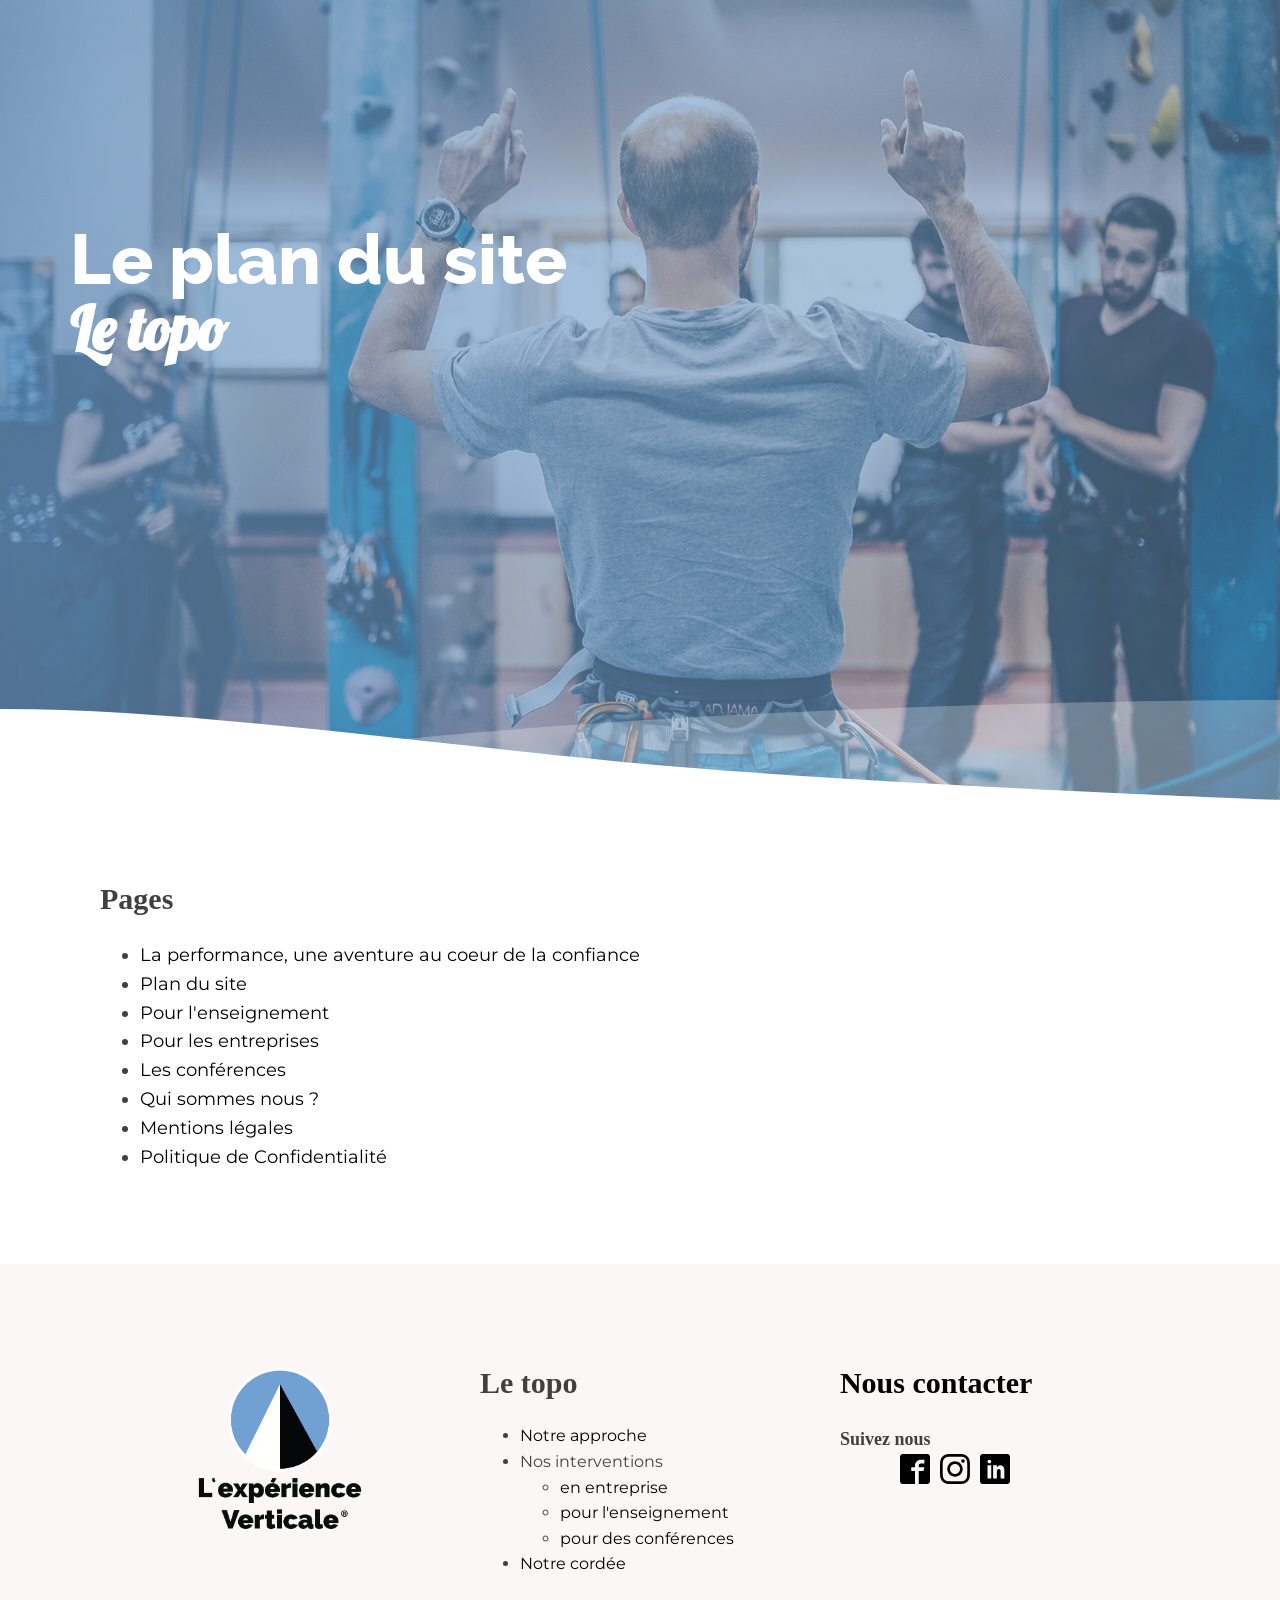
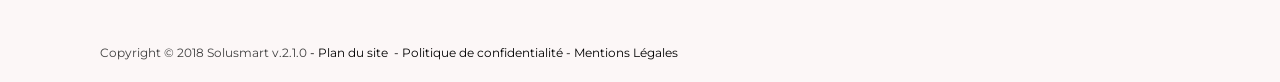
<file: plan-du-site/index.html>
<!DOCTYPE html>
<html lang="fr-FR">
<head>
<meta charset="UTF-8">
<meta name="viewport" content="width=device-width, initial-scale=1.0">
<title>Plan du site - L&#x27;expérience Verticale</title>
<meta name="robots" content="index, follow, max-image-preview:large, max-snippet:-1, max-video-preview:-1">
<link rel="canonical" href="https://www.experience-verticale.com/plan-du-site/">
<meta property="og:locale" content="fr_FR">
<meta property="og:type" content="article">
<meta property="og:title" content="Plan du site - L&#x27;expérience Verticale">
<meta property="og:url" content="https://www.experience-verticale.com/plan-du-site/">
<meta property="og:site_name" content="L&#039;expérience Verticale">
<meta name="twitter:card" content="summary_large_image">
<link rel="icon" href="../assets/img/favicon-32x32.png" sizes="32x32">
<link rel="icon" href="../assets/img/favicon-192x192.png" sizes="192x192">
<link rel="apple-touch-icon" href="../assets/img/favicon-180x180.png">
<meta name="msapplication-TileImage" content="../assets/img/favicon-270x270.png">
<link rel="preconnect" href="https://fonts.bunny.net">
<link rel="stylesheet" href="https://fonts.bunny.net/css?family=montserrat:100,200,300,400,500,600,700,800,900|raleway:100,200,300,400,500,600,700,800,900|source-sans-pro:200,300,400,600,700,900|lobster:400&display=swap">
<link rel="stylesheet" href="../assets/css/base.css">
<link rel="stylesheet" href="../assets/css/layout.css">
<link rel="stylesheet" href="../assets/css/template-24.css">
<link rel="stylesheet" href="../assets/css/pages/plan-du-site.css">
<link rel="stylesheet" href="../assets/css/universal.css">
<script type="application/ld+json">{"@context":"https:\/\/schema.org","@graph":[{"@type":"WebPage","@id":"https:\/\/www.experience-verticale.com\/plan-du-site\/","url":"https:\/\/www.experience-verticale.com\/plan-du-site\/","name":"Plan du site - L&#039;expérience Verticale","isPartOf":{"@id":"https:\/\/www.experience-verticale.com\/#website"},"datePublished":"2019-02-04T21:53:10+00:00","dateModified":"2019-02-04T21:53:24+00:00","breadcrumb":{"@id":"https:\/\/www.experience-verticale.com\/plan-du-site\/#breadcrumb"},"inLanguage":"fr-FR","potentialAction":[{"@type":"ReadAction","target":["https:\/\/www.experience-verticale.com\/plan-du-site\/"]}]},{"@type":"BreadcrumbList","@id":"https:\/\/www.experience-verticale.com\/plan-du-site\/#breadcrumb","itemListElement":[{"@type":"ListItem","position":1,"name":"Accueil","item":"https:\/\/www.experience-verticale.com\/"},{"@type":"ListItem","position":2,"name":"Plan du site"}]},{"@type":"WebSite","@id":"https:\/\/www.experience-verticale.com\/#website","url":"https:\/\/www.experience-verticale.com\/","name":"L&#039;expérience Verticale","description":"Une aventure au coeur de la performance","inLanguage":"fr-FR"}]}</script>
<script async src="https://www.googletagmanager.com/gtag/js?id=GT-WRCR4NZ"></script>
<script>window.dataLayer=window.dataLayer||[];function gtag(){dataLayer.push(arguments);}gtag("js",new Date());gtag("config","GT-WRCR4NZ");</script>
<script src="../assets/js/main.js" defer></script>
</head>
<body class="oxygen-body">
<header id="_header-68-10" class="oxy-header-wrapper oxy-sticky-header oxy-overlay-header oxy-header" ><div id="_header_row-69-10" class="oxygen-hide-in-sticky oxygen-only-show-in-overlay oxy-header-row" ><div class="oxy-header-container"><div id="_header_left-70-10" class="oxy-header-left" ><a id="link-256-17" class="ct-link" href="/" target="_self"  ><img  id="image-75-10" alt="" src="../assets/img/logo-LEXP-OPA.svg" class="ct-image"/></a><nav id="_nav_menu-74-10" class="oxy-nav-menu oxy-nav-menu-dropdowns oxy-nav-menu-dropdown-arrow oxy-nav-menu-responsive-dropdowns" ><div class='oxy-menu-toggle'><div class='oxy-nav-menu-hamburger-wrap'><div class='oxy-nav-menu-hamburger'><div class='oxy-nav-menu-hamburger-line'></div><div class='oxy-nav-menu-hamburger-line'></div><div class='oxy-nav-menu-hamburger-line'></div></div></div></div><div class="menu-fr_top_menu-container"><ul id="menu-fr_top_menu" class="oxy-nav-menu-list"><li class="menu-item"><a href="../pour-les-entreprises/">Pour les entreprises</a></li>
<li class="menu-item"><a href="../pour-lenseignement/">Pour l'enseignement</a></li>
<li class="menu-item"><a href="../les-conferences/">Les conférences</a></li>
<li class="menu-item"><a href="../qui-sommes-nous/">Qui sommes nous ?</a></li>
</ul></div></nav></div><div id="_header_center-71-10" class="oxy-header-center" ></div><div id="_header_right-72-10" class="oxy-header-right" ></div></div></div><div id="_header_row-77-10" class="oxygen-show-in-sticky-only oxygen-only-show-in-overlay oxy-header-row" ><div class="oxy-header-container"><div id="_header_left-78-10" class="oxy-header-left" ><a id="link-468-17" class="ct-link" href="../" target="_self"  ><img  id="image-79-10" alt="" src="../assets/img/logo-LEXP-M.svg" class="ct-image"/></a><nav id="_nav_menu-80-10" class="oxy-nav-menu oxy-nav-menu-dropdowns oxy-nav-menu-dropdown-arrow oxy-nav-menu-responsive-dropdowns" ><div class='oxy-menu-toggle'><div class='oxy-nav-menu-hamburger-wrap'><div class='oxy-nav-menu-hamburger'><div class='oxy-nav-menu-hamburger-line'></div><div class='oxy-nav-menu-hamburger-line'></div><div class='oxy-nav-menu-hamburger-line'></div></div></div></div><div class="menu-fr_top_menu-container"><ul id="menu-fr_top_menu-1" class="oxy-nav-menu-list"><li class="menu-item"><a href="../pour-les-entreprises/">Pour les entreprises</a></li>
<li class="menu-item"><a href="../pour-lenseignement/">Pour l'enseignement</a></li>
<li class="menu-item"><a href="../les-conferences/">Les conférences</a></li>
<li class="menu-item"><a href="../qui-sommes-nous/">Qui sommes nous ?</a></li>
</ul></div></nav></div><div id="_header_center-81-10" class="oxy-header-center" ></div><div id="_header_right-82-10" class="oxy-header-right" ></div></div></div></header>
				<section id="section-3-43" class=" ct-section" ><div class="ct-section-inner-wrap"><div id="code_block-4-43" class="ct-code-block" ><svg xmlns="http://www.w3.org/2000/svg" viewBox="0 0 1000 279.24" preserveAspectRatio="none"><path d="M1000 0S331.54-4.18 0 279.24h1000z" opacity=".25"/><path d="M1000 279.24s-339.56-44.3-522.95-109.6S132.86 23.76 0 25.15v254.09z"/></svg>
    </div><div id="div_block-5-43" class="ct-div-block" ><h1 id="headline-6-43" class="ct-headline">Le plan du site</h1><h1 id="headline-7-43" class="ct-headline">Le topo</h1></div></div></section><section id="section-10-43" class=" ct-section" ><div class="ct-section-inner-wrap"><div id="shortcode-13-43" class="ct-shortcode" ><div class="wsp-container"><h2 class="wsp-pages-title">Pages</h2>
<ul class="wsp-pages-list">
<li class="page_item page-item-10"><a href="../">La performance, une aventure au coeur de la confiance</a></li>
<li class="page_item page-item-59 current_page_item"><a href="../plan-du-site/">Plan du site</a></li>
<li class="page_item page-item-48"><a href="../pour-lenseignement/">Pour l'enseignement</a></li>
<li class="page_item page-item-46"><a href="../pour-les-entreprises/">Pour les entreprises</a></li>
<li class="page_item page-item-30"><a href="../les-conferences/">Les conférences</a></li>
<li class="page_item page-item-50"><a href="../qui-sommes-nous/">Qui sommes nous ?</a></li>
<li class="page_item page-item-54"><a href="../mentions-legales/">Mentions légales</a></li>
<li class="page_item page-item-56"><a href="../politique-de-confidentialite/">Politique de Confidentialité</a></li>
</ul>
</div></div></div></section><section id="section-24-10" class=" ct-section" ><div class="ct-section-inner-wrap"><div id="new_columns-140-10" class="ct-new-columns" ><div id="div_block-141-10" class="ct-div-block" ><div id="div_block-145-10" class="ct-div-block" ><img  id="image-44-32" alt="" src="../assets/img/logo-EV-carre-trs.png" class="ct-image"/><img  id="image-45-32" alt="" src="../assets/img/logo-LEXP-M-500px.png" class="ct-image"/></div></div><div id="div_block-142-10" class="ct-div-block" ><div id="div_block-18-32" class="ct-div-block" ><h1 id="headline-152-10" class="ct-headline">Le topo<br></h1><div id="_rich_text-161-10" class="oxy-rich-text" ><ul><li><a href="../">Notre approche</a></li><li>Nos interventions<ul><li><a href="../pour-les-entreprises/">en entreprise</a></li><li><a href="../pour-lenseignement/">pour l'enseignement</a></li><li><a href="../les-conferences/">pour des conférences</a></li></ul></li><li><a href="../qui-sommes-nous/">Notre cordée</a></li></ul></div></div></div><div id="div_block-143-10" class="ct-div-block" ><a id="link-43-32" class="ct-link" href="mailto:contact@experience-verticale.com"  ><h1 id="headline-25-32" class="ct-headline">Nous contacter</h1></a><h1 id="headline-33-32" class="ct-headline">Suivez nous</h1><div id="_social_icons-35-32" class="oxy-social-icons" ><a href='https://www.facebook.com/experienceverticale' target='_blank' class='oxy-social-icons-facebook'><svg><title>Visit our Facebook</title><use xlink:href='#oxy-social-icons-icon-facebook-blank'></use></svg></a><a href='https://www.instagram.com/experienceverticale/' target='_blank' class='oxy-social-icons-instagram'><svg><title>Visit our Instagram</title><use xlink:href='#oxy-social-icons-icon-instagram-blank'></use></svg></a><a href='https://www.linkedin.com/company/experienceverticale/' target='_blank' class='oxy-social-icons-linkedin'><svg><title>Visit our LinkedIn</title><use xlink:href='#oxy-social-icons-icon-linkedin-blank'></use></svg></a></div></div></div><div id="div_block-149-10" class="ct-div-block" ><div id="text_block-150-10" class="ct-text-block" >Copyright © 2018 Solusmart v.2.1.0</div><a id="text_block-52-32" class="ct-link-text" href="../plan-du-site/" target="_self"  >&nbsp;-&nbsp;Plan du site&nbsp;</a><a id="link_text-56-32" class="ct-link-text" href="../politique-de-confidentialite/" target="_self"  >&nbsp;- Politique de confidentialité</a><a id="link_text-58-32" class="ct-link-text" href="../mentions-legales/" target="_self"  >&nbsp;- Mentions Légales</a></div></div></section>	
		<svg style="position: absolute; width: 0; height: 0; overflow: hidden;" version="1.1" xmlns="http://www.w3.org/2000/svg" xmlns:xlink="http://www.w3.org/1999/xlink">
		   <defs>
		      <symbol id="oxy-social-icons-icon-linkedin" viewBox="0 0 32 32">
		         <title>linkedin</title>
		         <path d="M12 12h5.535v2.837h0.079c0.77-1.381 2.655-2.837 5.464-2.837 5.842 0 6.922 3.637 6.922 8.367v9.633h-5.769v-8.54c0-2.037-0.042-4.657-3.001-4.657-3.005 0-3.463 2.218-3.463 4.509v8.688h-5.767v-18z"></path>
		         <path d="M2 12h6v18h-6v-18z"></path>
		         <path d="M8 7c0 1.657-1.343 3-3 3s-3-1.343-3-3c0-1.657 1.343-3 3-3s3 1.343 3 3z"></path>
		      </symbol>
		      <symbol id="oxy-social-icons-icon-facebook" viewBox="0 0 32 32">
		         <title>facebook</title>
		         <path d="M19 6h5v-6h-5c-3.86 0-7 3.14-7 7v3h-4v6h4v16h6v-16h5l1-6h-6v-3c0-0.542 0.458-1 1-1z"></path>
		      </symbol>
		      <symbol id="oxy-social-icons-icon-pinterest" viewBox="0 0 32 32">
		         <title>pinterest</title>
		         <path d="M16 2.138c-7.656 0-13.863 6.206-13.863 13.863 0 5.875 3.656 10.887 8.813 12.906-0.119-1.094-0.231-2.781 0.050-3.975 0.25-1.081 1.625-6.887 1.625-6.887s-0.412-0.831-0.412-2.056c0-1.925 1.119-3.369 2.506-3.369 1.181 0 1.756 0.887 1.756 1.95 0 1.188-0.756 2.969-1.15 4.613-0.331 1.381 0.688 2.506 2.050 2.506 2.462 0 4.356-2.6 4.356-6.35 0-3.319-2.387-5.638-5.787-5.638-3.944 0-6.256 2.956-6.256 6.019 0 1.194 0.456 2.469 1.031 3.163 0.113 0.137 0.131 0.256 0.094 0.4-0.106 0.438-0.338 1.381-0.387 1.575-0.063 0.256-0.2 0.306-0.463 0.188-1.731-0.806-2.813-3.337-2.813-5.369 0-4.375 3.175-8.387 9.156-8.387 4.806 0 8.544 3.425 8.544 8.006 0 4.775-3.012 8.625-7.194 8.625-1.406 0-2.725-0.731-3.175-1.594 0 0-0.694 2.644-0.863 3.294-0.313 1.206-1.156 2.712-1.725 3.631 1.3 0.4 2.675 0.619 4.106 0.619 7.656 0 13.863-6.206 13.863-13.863 0-7.662-6.206-13.869-13.863-13.869z"></path>
		      </symbol>
		      <symbol id="oxy-social-icons-icon-youtube" viewBox="0 0 32 32">
		         <title>youtube</title>
		         <path d="M31.681 9.6c0 0-0.313-2.206-1.275-3.175-1.219-1.275-2.581-1.281-3.206-1.356-4.475-0.325-11.194-0.325-11.194-0.325h-0.012c0 0-6.719 0-11.194 0.325-0.625 0.075-1.987 0.081-3.206 1.356-0.963 0.969-1.269 3.175-1.269 3.175s-0.319 2.588-0.319 5.181v2.425c0 2.587 0.319 5.181 0.319 5.181s0.313 2.206 1.269 3.175c1.219 1.275 2.819 1.231 3.531 1.369 2.563 0.244 10.881 0.319 10.881 0.319s6.725-0.012 11.2-0.331c0.625-0.075 1.988-0.081 3.206-1.356 0.962-0.969 1.275-3.175 1.275-3.175s0.319-2.587 0.319-5.181v-2.425c-0.006-2.588-0.325-5.181-0.325-5.181zM12.694 20.15v-8.994l8.644 4.513-8.644 4.481z"></path>
		      </symbol>
		      <symbol id="oxy-social-icons-icon-rss" viewBox="0 0 32 32">
		         <title>rss</title>
		         <path d="M4.259 23.467c-2.35 0-4.259 1.917-4.259 4.252 0 2.349 1.909 4.244 4.259 4.244 2.358 0 4.265-1.895 4.265-4.244-0-2.336-1.907-4.252-4.265-4.252zM0.005 10.873v6.133c3.993 0 7.749 1.562 10.577 4.391 2.825 2.822 4.384 6.595 4.384 10.603h6.16c-0-11.651-9.478-21.127-21.121-21.127zM0.012 0v6.136c14.243 0 25.836 11.604 25.836 25.864h6.152c0-17.64-14.352-32-31.988-32z"></path>
		      </symbol>
		      <symbol id="oxy-social-icons-icon-twitter" viewBox="0 0 512 512">
		         <title>twitter</title>
		         <path d="M389.2 48h70.6L305.6 224.2 487 464H345L233.7 318.6 106.5 464H35.8L200.7 275.5 26.8 48H172.4L272.9 180.9 389.2 48zM364.4 421.8h39.1L151.1 88h-42L364.4 421.8z"></path>
		      </symbol>
		      <symbol id="oxy-social-icons-icon-instagram" viewBox="0 0 32 32">
		         <title>instagram</title>
		         <path d="M16 2.881c4.275 0 4.781 0.019 6.462 0.094 1.563 0.069 2.406 0.331 2.969 0.55 0.744 0.288 1.281 0.638 1.837 1.194 0.563 0.563 0.906 1.094 1.2 1.838 0.219 0.563 0.481 1.412 0.55 2.969 0.075 1.688 0.094 2.194 0.094 6.463s-0.019 4.781-0.094 6.463c-0.069 1.563-0.331 2.406-0.55 2.969-0.288 0.744-0.637 1.281-1.194 1.837-0.563 0.563-1.094 0.906-1.837 1.2-0.563 0.219-1.413 0.481-2.969 0.55-1.688 0.075-2.194 0.094-6.463 0.094s-4.781-0.019-6.463-0.094c-1.563-0.069-2.406-0.331-2.969-0.55-0.744-0.288-1.281-0.637-1.838-1.194-0.563-0.563-0.906-1.094-1.2-1.837-0.219-0.563-0.481-1.413-0.55-2.969-0.075-1.688-0.094-2.194-0.094-6.463s0.019-4.781 0.094-6.463c0.069-1.563 0.331-2.406 0.55-2.969 0.288-0.744 0.638-1.281 1.194-1.838 0.563-0.563 1.094-0.906 1.838-1.2 0.563-0.219 1.412-0.481 2.969-0.55 1.681-0.075 2.188-0.094 6.463-0.094zM16 0c-4.344 0-4.887 0.019-6.594 0.094-1.7 0.075-2.869 0.35-3.881 0.744-1.056 0.412-1.95 0.956-2.837 1.85-0.894 0.888-1.438 1.781-1.85 2.831-0.394 1.019-0.669 2.181-0.744 3.881-0.075 1.713-0.094 2.256-0.094 6.6s0.019 4.887 0.094 6.594c0.075 1.7 0.35 2.869 0.744 3.881 0.413 1.056 0.956 1.95 1.85 2.837 0.887 0.887 1.781 1.438 2.831 1.844 1.019 0.394 2.181 0.669 3.881 0.744 1.706 0.075 2.25 0.094 6.594 0.094s4.888-0.019 6.594-0.094c1.7-0.075 2.869-0.35 3.881-0.744 1.050-0.406 1.944-0.956 2.831-1.844s1.438-1.781 1.844-2.831c0.394-1.019 0.669-2.181 0.744-3.881 0.075-1.706 0.094-2.25 0.094-6.594s-0.019-4.887-0.094-6.594c-0.075-1.7-0.35-2.869-0.744-3.881-0.394-1.063-0.938-1.956-1.831-2.844-0.887-0.887-1.781-1.438-2.831-1.844-1.019-0.394-2.181-0.669-3.881-0.744-1.712-0.081-2.256-0.1-6.6-0.1v0z"></path>
		         <path d="M16 7.781c-4.537 0-8.219 3.681-8.219 8.219s3.681 8.219 8.219 8.219 8.219-3.681 8.219-8.219c0-4.537-3.681-8.219-8.219-8.219zM16 21.331c-2.944 0-5.331-2.387-5.331-5.331s2.387-5.331 5.331-5.331c2.944 0 5.331 2.387 5.331 5.331s-2.387 5.331-5.331 5.331z"></path>
		         <path d="M26.462 7.456c0 1.060-0.859 1.919-1.919 1.919s-1.919-0.859-1.919-1.919c0-1.060 0.859-1.919 1.919-1.919s1.919 0.859 1.919 1.919z"></path>
		      </symbol>
		      <symbol id="oxy-social-icons-icon-facebook-blank" viewBox="0 0 32 32">
		         <title>facebook-blank</title>
		         <path d="M29 0h-26c-1.65 0-3 1.35-3 3v26c0 1.65 1.35 3 3 3h13v-14h-4v-4h4v-2c0-3.306 2.694-6 6-6h4v4h-4c-1.1 0-2 0.9-2 2v2h6l-1 4h-5v14h9c1.65 0 3-1.35 3-3v-26c0-1.65-1.35-3-3-3z"></path>
		      </symbol>
		      <symbol id="oxy-social-icons-icon-rss-blank" viewBox="0 0 32 32">
		         <title>rss-blank</title>
		         <path d="M29 0h-26c-1.65 0-3 1.35-3 3v26c0 1.65 1.35 3 3 3h26c1.65 0 3-1.35 3-3v-26c0-1.65-1.35-3-3-3zM8.719 25.975c-1.5 0-2.719-1.206-2.719-2.706 0-1.488 1.219-2.712 2.719-2.712 1.506 0 2.719 1.225 2.719 2.712 0 1.5-1.219 2.706-2.719 2.706zM15.544 26c0-2.556-0.994-4.962-2.794-6.762-1.806-1.806-4.2-2.8-6.75-2.8v-3.912c7.425 0 13.475 6.044 13.475 13.475h-3.931zM22.488 26c0-9.094-7.394-16.5-16.481-16.5v-3.912c11.25 0 20.406 9.162 20.406 20.413h-3.925z"></path>
		      </symbol>
		      <symbol id="oxy-social-icons-icon-linkedin-blank" viewBox="0 0 32 32">
		         <title>linkedin-blank</title>
		         <path d="M29 0h-26c-1.65 0-3 1.35-3 3v26c0 1.65 1.35 3 3 3h26c1.65 0 3-1.35 3-3v-26c0-1.65-1.35-3-3-3zM12 26h-4v-14h4v14zM10 10c-1.106 0-2-0.894-2-2s0.894-2 2-2c1.106 0 2 0.894 2 2s-0.894 2-2 2zM26 26h-4v-8c0-1.106-0.894-2-2-2s-2 0.894-2 2v8h-4v-14h4v2.481c0.825-1.131 2.087-2.481 3.5-2.481 2.488 0 4.5 2.238 4.5 5v9z"></path>
		      </symbol>
		      <symbol id="oxy-social-icons-icon-pinterest-blank" viewBox="0 0 32 32">
		         <title>pinterest</title>
		         <path d="M16 2.138c-7.656 0-13.863 6.206-13.863 13.863 0 5.875 3.656 10.887 8.813 12.906-0.119-1.094-0.231-2.781 0.050-3.975 0.25-1.081 1.625-6.887 1.625-6.887s-0.412-0.831-0.412-2.056c0-1.925 1.119-3.369 2.506-3.369 1.181 0 1.756 0.887 1.756 1.95 0 1.188-0.756 2.969-1.15 4.613-0.331 1.381 0.688 2.506 2.050 2.506 2.462 0 4.356-2.6 4.356-6.35 0-3.319-2.387-5.638-5.787-5.638-3.944 0-6.256 2.956-6.256 6.019 0 1.194 0.456 2.469 1.031 3.163 0.113 0.137 0.131 0.256 0.094 0.4-0.106 0.438-0.338 1.381-0.387 1.575-0.063 0.256-0.2 0.306-0.463 0.188-1.731-0.806-2.813-3.337-2.813-5.369 0-4.375 3.175-8.387 9.156-8.387 4.806 0 8.544 3.425 8.544 8.006 0 4.775-3.012 8.625-7.194 8.625-1.406 0-2.725-0.731-3.175-1.594 0 0-0.694 2.644-0.863 3.294-0.313 1.206-1.156 2.712-1.725 3.631 1.3 0.4 2.675 0.619 4.106 0.619 7.656 0 13.863-6.206 13.863-13.863 0-7.662-6.206-13.869-13.863-13.869z"></path>
		      </symbol>
		      <symbol id="oxy-social-icons-icon-youtube-blank" viewBox="0 0 32 32">
		         <title>youtube</title>
		         <path d="M31.681 9.6c0 0-0.313-2.206-1.275-3.175-1.219-1.275-2.581-1.281-3.206-1.356-4.475-0.325-11.194-0.325-11.194-0.325h-0.012c0 0-6.719 0-11.194 0.325-0.625 0.075-1.987 0.081-3.206 1.356-0.963 0.969-1.269 3.175-1.269 3.175s-0.319 2.588-0.319 5.181v2.425c0 2.587 0.319 5.181 0.319 5.181s0.313 2.206 1.269 3.175c1.219 1.275 2.819 1.231 3.531 1.369 2.563 0.244 10.881 0.319 10.881 0.319s6.725-0.012 11.2-0.331c0.625-0.075 1.988-0.081 3.206-1.356 0.962-0.969 1.275-3.175 1.275-3.175s0.319-2.587 0.319-5.181v-2.425c-0.006-2.588-0.325-5.181-0.325-5.181zM12.694 20.15v-8.994l8.644 4.513-8.644 4.481z"></path>
		      </symbol>
		      <symbol id="oxy-social-icons-icon-twitter-blank" viewBox="0 0 448 512">
				<title>twitter</title>
				<path d="M64 32C28.7 32 0 60.7 0 96V416c0 35.3 28.7 64 64 64H384c35.3 0 64-28.7 64-64V96c0-35.3-28.7-64-64-64H64zm297.1 84L257.3 234.6 379.4 396H283.8L209 298.1 123.3 396H75.8l111-126.9L69.7 116h98l67.7 89.5L313.6 116h47.5zM323.3 367.6L153.4 142.9H125.1L296.9 367.6h26.3z"></path>
			  </symbol>
		      <symbol id="oxy-social-icons-icon-instagram-blank" viewBox="0 0 32 32">
		         <title>instagram</title>
		         <path d="M16 2.881c4.275 0 4.781 0.019 6.462 0.094 1.563 0.069 2.406 0.331 2.969 0.55 0.744 0.288 1.281 0.638 1.837 1.194 0.563 0.563 0.906 1.094 1.2 1.838 0.219 0.563 0.481 1.412 0.55 2.969 0.075 1.688 0.094 2.194 0.094 6.463s-0.019 4.781-0.094 6.463c-0.069 1.563-0.331 2.406-0.55 2.969-0.288 0.744-0.637 1.281-1.194 1.837-0.563 0.563-1.094 0.906-1.837 1.2-0.563 0.219-1.413 0.481-2.969 0.55-1.688 0.075-2.194 0.094-6.463 0.094s-4.781-0.019-6.463-0.094c-1.563-0.069-2.406-0.331-2.969-0.55-0.744-0.288-1.281-0.637-1.838-1.194-0.563-0.563-0.906-1.094-1.2-1.837-0.219-0.563-0.481-1.413-0.55-2.969-0.075-1.688-0.094-2.194-0.094-6.463s0.019-4.781 0.094-6.463c0.069-1.563 0.331-2.406 0.55-2.969 0.288-0.744 0.638-1.281 1.194-1.838 0.563-0.563 1.094-0.906 1.838-1.2 0.563-0.219 1.412-0.481 2.969-0.55 1.681-0.075 2.188-0.094 6.463-0.094zM16 0c-4.344 0-4.887 0.019-6.594 0.094-1.7 0.075-2.869 0.35-3.881 0.744-1.056 0.412-1.95 0.956-2.837 1.85-0.894 0.888-1.438 1.781-1.85 2.831-0.394 1.019-0.669 2.181-0.744 3.881-0.075 1.713-0.094 2.256-0.094 6.6s0.019 4.887 0.094 6.594c0.075 1.7 0.35 2.869 0.744 3.881 0.413 1.056 0.956 1.95 1.85 2.837 0.887 0.887 1.781 1.438 2.831 1.844 1.019 0.394 2.181 0.669 3.881 0.744 1.706 0.075 2.25 0.094 6.594 0.094s4.888-0.019 6.594-0.094c1.7-0.075 2.869-0.35 3.881-0.744 1.050-0.406 1.944-0.956 2.831-1.844s1.438-1.781 1.844-2.831c0.394-1.019 0.669-2.181 0.744-3.881 0.075-1.706 0.094-2.25 0.094-6.594s-0.019-4.887-0.094-6.594c-0.075-1.7-0.35-2.869-0.744-3.881-0.394-1.063-0.938-1.956-1.831-2.844-0.887-0.887-1.781-1.438-2.831-1.844-1.019-0.394-2.181-0.669-3.881-0.744-1.712-0.081-2.256-0.1-6.6-0.1v0z"></path>
		         <path d="M16 7.781c-4.537 0-8.219 3.681-8.219 8.219s3.681 8.219 8.219 8.219 8.219-3.681 8.219-8.219c0-4.537-3.681-8.219-8.219-8.219zM16 21.331c-2.944 0-5.331-2.387-5.331-5.331s2.387-5.331 5.331-5.331c2.944 0 5.331 2.387 5.331 5.331s-2.387 5.331-5.331 5.331z"></path>
		         <path d="M26.462 7.456c0 1.060-0.859 1.919-1.919 1.919s-1.919-0.859-1.919-1.919c0-1.060 0.859-1.919 1.919-1.919s1.919 0.859 1.919 1.919z"></path>
		      </symbol>
		   </defs>
		</svg>
<style type="text/css" id="ct_code_block_css_4">#section-3-43 {
	position: relative;
}
#section-3-43 svg {
	position: absolute;
	bottom: 0;
	left: 0;
	width: 100%;
	height: 100px;
	fill: #ffffff
}</style>
<!-- /WP_FOOTER -->
</body>
</html>
</file>
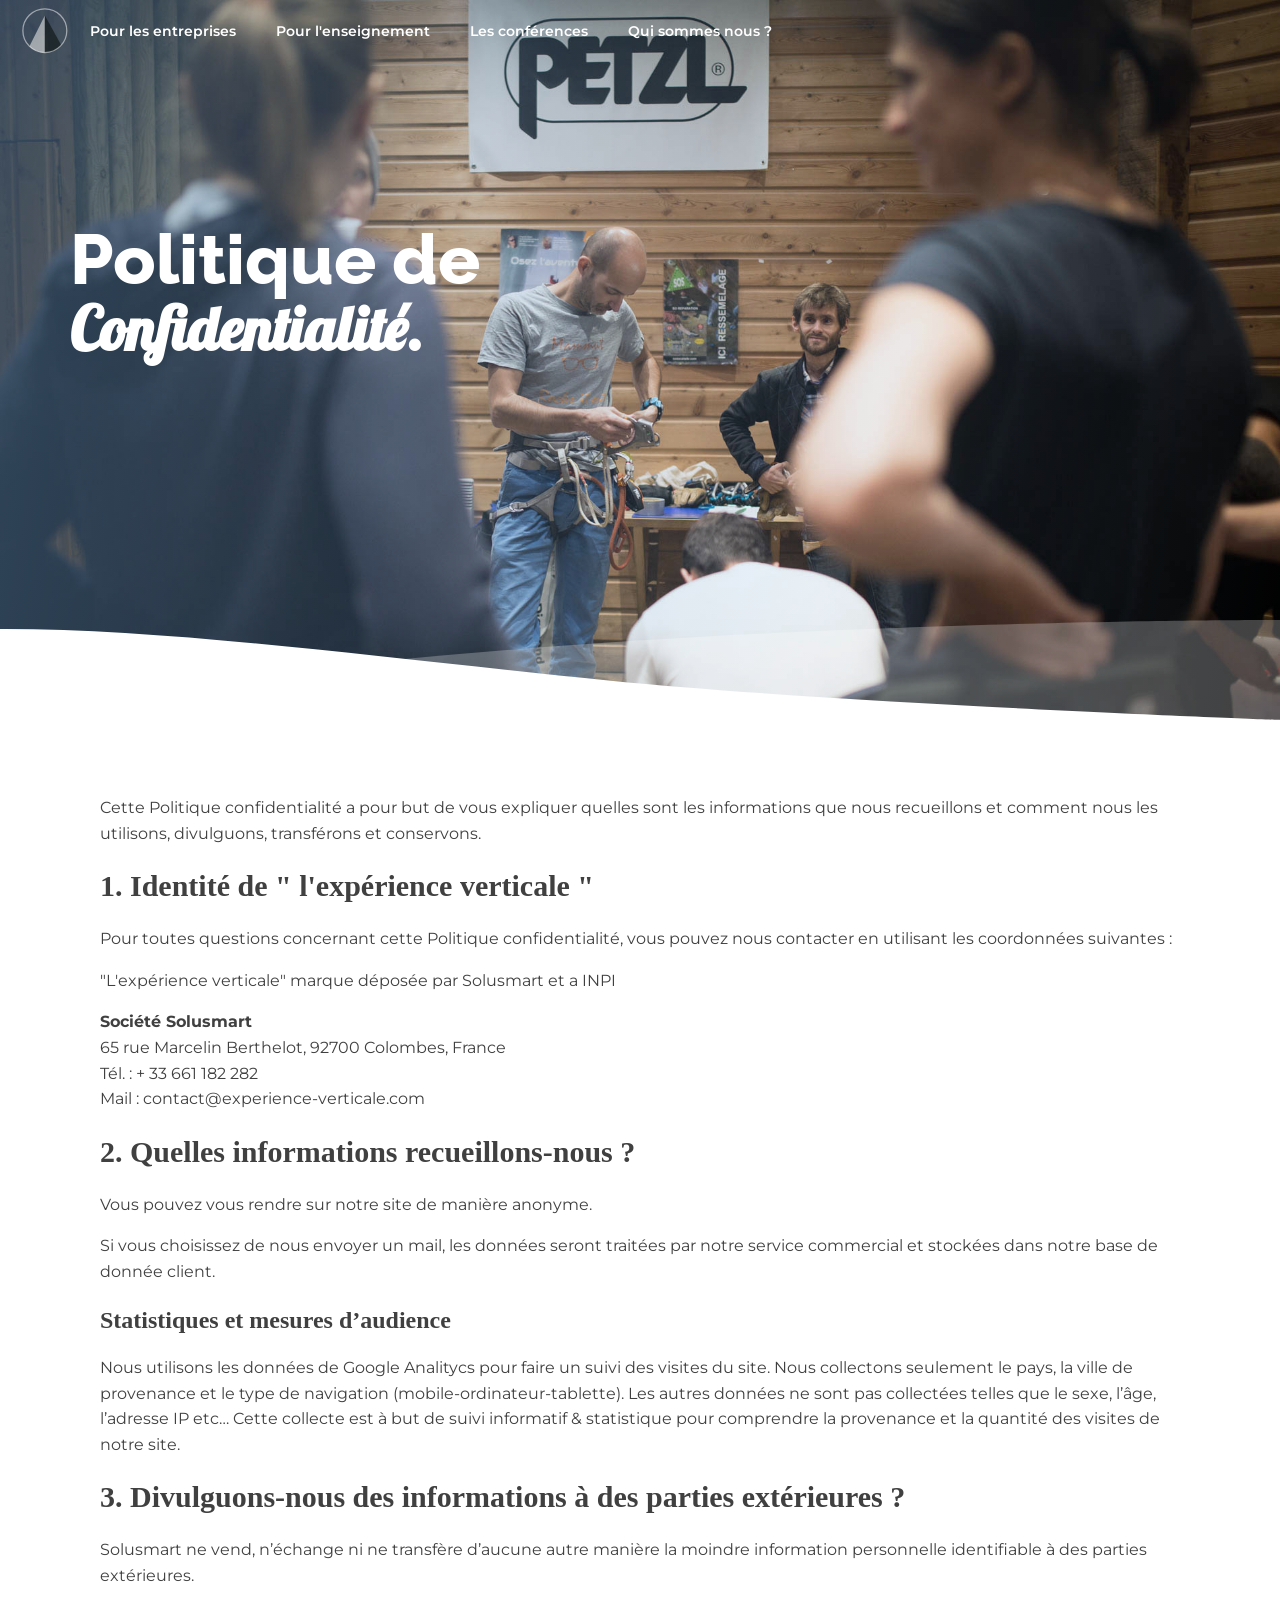
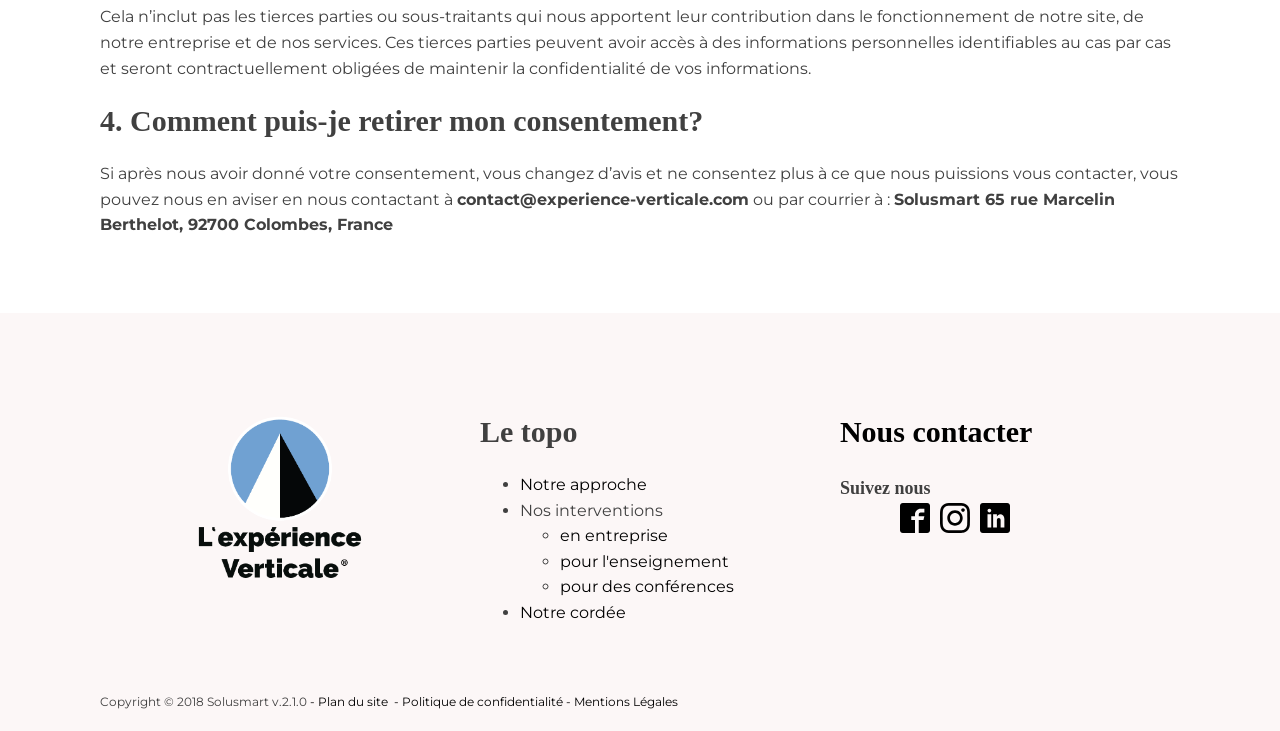
<file: politique-de-confidentialite/index.html>
<!DOCTYPE html>
<html lang="fr-FR">
<head>
<meta charset="UTF-8">
<meta name="viewport" content="width=device-width, initial-scale=1.0">
<title>Politique de Confidentialité - L&#x27;expérience Verticale</title>
<meta name="robots" content="index, follow, max-image-preview:large, max-snippet:-1, max-video-preview:-1">
<link rel="canonical" href="https://www.experience-verticale.com/politique-de-confidentialite/">
<meta property="og:locale" content="fr_FR">
<meta property="og:type" content="article">
<meta property="og:title" content="Politique de Confidentialité - L&#x27;expérience Verticale">
<meta property="og:url" content="https://www.experience-verticale.com/politique-de-confidentialite/">
<meta property="og:site_name" content="L&#039;expérience Verticale">
<meta name="twitter:card" content="summary_large_image">
<link rel="icon" href="../assets/img/favicon-32x32.png" sizes="32x32">
<link rel="icon" href="../assets/img/favicon-192x192.png" sizes="192x192">
<link rel="apple-touch-icon" href="../assets/img/favicon-180x180.png">
<meta name="msapplication-TileImage" content="../assets/img/favicon-270x270.png">
<link rel="preconnect" href="https://fonts.bunny.net">
<link rel="stylesheet" href="https://fonts.bunny.net/css?family=montserrat:100,200,300,400,500,600,700,800,900|raleway:100,200,300,400,500,600,700,800,900|source-sans-pro:200,300,400,600,700,900|lobster:400&display=swap">
<link rel="stylesheet" href="../assets/css/base.css">
<link rel="stylesheet" href="../assets/css/layout.css">
<link rel="stylesheet" href="../assets/css/template-24.css">
<link rel="stylesheet" href="../assets/css/pages/politique-de-confidentialite.css">
<link rel="stylesheet" href="../assets/css/universal.css">
<script type="application/ld+json">{"@context":"https:\/\/schema.org","@graph":[{"@type":"WebPage","@id":"https:\/\/www.experience-verticale.com\/politique-de-confidentialite\/","url":"https:\/\/www.experience-verticale.com\/politique-de-confidentialite\/","name":"Politique de Confidentialité - L&#039;expérience Verticale","isPartOf":{"@id":"https:\/\/www.experience-verticale.com\/#website"},"datePublished":"2019-02-04T21:48:58+00:00","dateModified":"2019-02-04T21:52:35+00:00","breadcrumb":{"@id":"https:\/\/www.experience-verticale.com\/politique-de-confidentialite\/#breadcrumb"},"inLanguage":"fr-FR","potentialAction":[{"@type":"ReadAction","target":["https:\/\/www.experience-verticale.com\/politique-de-confidentialite\/"]}]},{"@type":"BreadcrumbList","@id":"https:\/\/www.experience-verticale.com\/politique-de-confidentialite\/#breadcrumb","itemListElement":[{"@type":"ListItem","position":1,"name":"Accueil","item":"https:\/\/www.experience-verticale.com\/"},{"@type":"ListItem","position":2,"name":"Politique de Confidentialité"}]},{"@type":"WebSite","@id":"https:\/\/www.experience-verticale.com\/#website","url":"https:\/\/www.experience-verticale.com\/","name":"L&#039;expérience Verticale","description":"Une aventure au coeur de la performance","inLanguage":"fr-FR"}]}</script>
<script async src="https://www.googletagmanager.com/gtag/js?id=GT-WRCR4NZ"></script>
<script>window.dataLayer=window.dataLayer||[];function gtag(){dataLayer.push(arguments);}gtag("js",new Date());gtag("config","GT-WRCR4NZ");</script>
<script src="../assets/js/main.js" defer></script>
</head>
<body class="oxy-overlay-header oxygen-body">
<header id="_header-68-10" class="oxy-header-wrapper oxy-sticky-header oxy-overlay-header oxy-header" ><div id="_header_row-69-10" class="oxygen-hide-in-sticky oxygen-only-show-in-overlay oxy-header-row" ><div class="oxy-header-container"><div id="_header_left-70-10" class="oxy-header-left" ><a id="link-256-17" class="ct-link" href="/" target="_self"  ><img  id="image-75-10" alt="" src="../assets/img/logo-LEXP-OPA.svg" class="ct-image"/></a><nav id="_nav_menu-74-10" class="oxy-nav-menu oxy-nav-menu-dropdowns oxy-nav-menu-dropdown-arrow oxy-nav-menu-responsive-dropdowns" ><div class='oxy-menu-toggle'><div class='oxy-nav-menu-hamburger-wrap'><div class='oxy-nav-menu-hamburger'><div class='oxy-nav-menu-hamburger-line'></div><div class='oxy-nav-menu-hamburger-line'></div><div class='oxy-nav-menu-hamburger-line'></div></div></div></div><div class="menu-fr_top_menu-container"><ul id="menu-fr_top_menu" class="oxy-nav-menu-list"><li class="menu-item"><a href="../pour-les-entreprises/">Pour les entreprises</a></li>
<li class="menu-item"><a href="../pour-lenseignement/">Pour l'enseignement</a></li>
<li class="menu-item"><a href="../les-conferences/">Les conférences</a></li>
<li class="menu-item"><a href="../qui-sommes-nous/">Qui sommes nous ?</a></li>
</ul></div></nav></div><div id="_header_center-71-10" class="oxy-header-center" ></div><div id="_header_right-72-10" class="oxy-header-right" ></div></div></div><div id="_header_row-77-10" class="oxygen-show-in-sticky-only oxygen-only-show-in-overlay oxy-header-row" ><div class="oxy-header-container"><div id="_header_left-78-10" class="oxy-header-left" ><a id="link-468-17" class="ct-link" href="../" target="_self"  ><img  id="image-79-10" alt="" src="../assets/img/logo-LEXP-M.svg" class="ct-image"/></a><nav id="_nav_menu-80-10" class="oxy-nav-menu oxy-nav-menu-dropdowns oxy-nav-menu-dropdown-arrow oxy-nav-menu-responsive-dropdowns" ><div class='oxy-menu-toggle'><div class='oxy-nav-menu-hamburger-wrap'><div class='oxy-nav-menu-hamburger'><div class='oxy-nav-menu-hamburger-line'></div><div class='oxy-nav-menu-hamburger-line'></div><div class='oxy-nav-menu-hamburger-line'></div></div></div></div><div class="menu-fr_top_menu-container"><ul id="menu-fr_top_menu-1" class="oxy-nav-menu-list"><li class="menu-item"><a href="../pour-les-entreprises/">Pour les entreprises</a></li>
<li class="menu-item"><a href="../pour-lenseignement/">Pour l'enseignement</a></li>
<li class="menu-item"><a href="../les-conferences/">Les conférences</a></li>
<li class="menu-item"><a href="../qui-sommes-nous/">Qui sommes nous ?</a></li>
</ul></div></nav></div><div id="_header_center-81-10" class="oxy-header-center" ></div><div id="_header_right-82-10" class="oxy-header-right" ></div></div></div></header>
				<section id="section-3-54" class=" ct-section" ><div class="ct-section-inner-wrap"><div id="code_block-4-54" class="ct-code-block" ><svg xmlns="http://www.w3.org/2000/svg" viewBox="0 0 1000 279.24" preserveAspectRatio="none"><path d="M1000 0S331.54-4.18 0 279.24h1000z" opacity=".25"/><path d="M1000 279.24s-339.56-44.3-522.95-109.6S132.86 23.76 0 25.15v254.09z"/></svg>
    </div><div id="div_block-5-54" class="ct-div-block" ><h1 id="headline-6-54" class="ct-headline">Politique de&nbsp;</h1><h1 id="headline-7-54" class="ct-headline">Confidentialité.</h1></div></div></section><section id="section-10-54" class=" ct-section" ><div class="ct-section-inner-wrap"><div id="_rich_text-14-54" class="oxy-rich-text" ><p>Cette Politique confidentialité a pour but de vous expliquer quelles sont les informations que nous recueillons et comment nous les utilisons, divulguons, transférons et conservons.</p><h2>1. Identité de " l'expérience verticale "</h2><p>Pour toutes questions concernant cette Politique confidentialité, vous pouvez nous contacter en utilisant les coordonnées suivantes :</p><p>"L'expérience verticale" marque déposée par Solusmart et a INPI</p><p><strong>Société Solusmart</strong><br /> 65 rue Marcelin Berthelot, 92700 Colombes, France<br /> Tél. : + 33 661 182 282<br /> Mail : contact@experience-verticale.com</p><h2>2. Quelles informations recueillons-nous ?</h2><p>Vous pouvez vous rendre sur notre site de manière anonyme.</p><p>Si vous choisissez de nous envoyer un mail, les données seront traitées par notre service commercial et stockées dans notre base de donnée client.</p><h3>Statistiques et mesures d’audience</h3><p>Nous utilisons les données de Google Analitycs pour faire un suivi des visites du site. Nous collectons seulement le pays, la ville de provenance et le type de navigation (mobile-ordinateur-tablette). Les autres données ne sont pas collectées telles que le sexe, l’âge, l’adresse IP etc… Cette collecte est à but de suivi informatif &amp; statistique pour comprendre la provenance et la quantité des visites de notre site.</p><h2>3. Divulguons-nous des informations à des parties extérieures ?</h2><p>Solusmart ne vend, n’échange ni ne transfère d’aucune autre manière la moindre information personnelle identifiable à des parties extérieures.</p><p>Cela n’inclut pas les tierces parties ou sous-traitants qui nous apportent leur contribution dans le fonctionnement de notre site, de notre entreprise et de nos services. Ces tierces parties peuvent avoir accès à des informations personnelles identifiables au cas par cas et seront contractuellement obligées de maintenir la confidentialité de vos informations.</p><h2>4. Comment puis-je retirer mon consentement?</h2><p>Si après nous avoir donné votre consentement, vous changez d’avis et ne consentez plus à ce que nous puissions vous contacter, vous pouvez nous en aviser en nous contactant à <strong>contact@experience-verticale.com</strong> ou par courrier à : <strong>Solusmart 65 rue Marcelin Berthelot, 92700 Colombes, France</strong></p></div></div></section><section id="section-24-10" class=" ct-section" ><div class="ct-section-inner-wrap"><div id="new_columns-140-10" class="ct-new-columns" ><div id="div_block-141-10" class="ct-div-block" ><div id="div_block-145-10" class="ct-div-block" ><img  id="image-44-32" alt="" src="../assets/img/logo-EV-carre-trs.png" class="ct-image"/><img  id="image-45-32" alt="" src="../assets/img/logo-LEXP-M-500px.png" class="ct-image"/></div></div><div id="div_block-142-10" class="ct-div-block" ><div id="div_block-18-32" class="ct-div-block" ><h1 id="headline-152-10" class="ct-headline">Le topo<br></h1><div id="_rich_text-161-10" class="oxy-rich-text" ><ul><li><a href="../">Notre approche</a></li><li>Nos interventions<ul><li><a href="../pour-les-entreprises/">en entreprise</a></li><li><a href="../pour-lenseignement/">pour l'enseignement</a></li><li><a href="../les-conferences/">pour des conférences</a></li></ul></li><li><a href="../qui-sommes-nous/">Notre cordée</a></li></ul></div></div></div><div id="div_block-143-10" class="ct-div-block" ><a id="link-43-32" class="ct-link" href="mailto:contact@experience-verticale.com"  ><h1 id="headline-25-32" class="ct-headline">Nous contacter</h1></a><h1 id="headline-33-32" class="ct-headline">Suivez nous</h1><div id="_social_icons-35-32" class="oxy-social-icons" ><a href='https://www.facebook.com/experienceverticale' target='_blank' class='oxy-social-icons-facebook'><svg><title>Visit our Facebook</title><use xlink:href='#oxy-social-icons-icon-facebook-blank'></use></svg></a><a href='https://www.instagram.com/experienceverticale/' target='_blank' class='oxy-social-icons-instagram'><svg><title>Visit our Instagram</title><use xlink:href='#oxy-social-icons-icon-instagram-blank'></use></svg></a><a href='https://www.linkedin.com/company/experienceverticale/' target='_blank' class='oxy-social-icons-linkedin'><svg><title>Visit our LinkedIn</title><use xlink:href='#oxy-social-icons-icon-linkedin-blank'></use></svg></a></div></div></div><div id="div_block-149-10" class="ct-div-block" ><div id="text_block-150-10" class="ct-text-block" >Copyright © 2018 Solusmart v.2.1.0</div><a id="text_block-52-32" class="ct-link-text" href="../plan-du-site/" target="_self"  >&nbsp;-&nbsp;Plan du site&nbsp;</a><a id="link_text-56-32" class="ct-link-text" href="../politique-de-confidentialite/" target="_self"  >&nbsp;- Politique de confidentialité</a><a id="link_text-58-32" class="ct-link-text" href="../mentions-legales/" target="_self"  >&nbsp;- Mentions Légales</a></div></div></section>	
		<svg style="position: absolute; width: 0; height: 0; overflow: hidden;" version="1.1" xmlns="http://www.w3.org/2000/svg" xmlns:xlink="http://www.w3.org/1999/xlink">
		   <defs>
		      <symbol id="oxy-social-icons-icon-linkedin" viewBox="0 0 32 32">
		         <title>linkedin</title>
		         <path d="M12 12h5.535v2.837h0.079c0.77-1.381 2.655-2.837 5.464-2.837 5.842 0 6.922 3.637 6.922 8.367v9.633h-5.769v-8.54c0-2.037-0.042-4.657-3.001-4.657-3.005 0-3.463 2.218-3.463 4.509v8.688h-5.767v-18z"></path>
		         <path d="M2 12h6v18h-6v-18z"></path>
		         <path d="M8 7c0 1.657-1.343 3-3 3s-3-1.343-3-3c0-1.657 1.343-3 3-3s3 1.343 3 3z"></path>
		      </symbol>
		      <symbol id="oxy-social-icons-icon-facebook" viewBox="0 0 32 32">
		         <title>facebook</title>
		         <path d="M19 6h5v-6h-5c-3.86 0-7 3.14-7 7v3h-4v6h4v16h6v-16h5l1-6h-6v-3c0-0.542 0.458-1 1-1z"></path>
		      </symbol>
		      <symbol id="oxy-social-icons-icon-pinterest" viewBox="0 0 32 32">
		         <title>pinterest</title>
		         <path d="M16 2.138c-7.656 0-13.863 6.206-13.863 13.863 0 5.875 3.656 10.887 8.813 12.906-0.119-1.094-0.231-2.781 0.050-3.975 0.25-1.081 1.625-6.887 1.625-6.887s-0.412-0.831-0.412-2.056c0-1.925 1.119-3.369 2.506-3.369 1.181 0 1.756 0.887 1.756 1.95 0 1.188-0.756 2.969-1.15 4.613-0.331 1.381 0.688 2.506 2.050 2.506 2.462 0 4.356-2.6 4.356-6.35 0-3.319-2.387-5.638-5.787-5.638-3.944 0-6.256 2.956-6.256 6.019 0 1.194 0.456 2.469 1.031 3.163 0.113 0.137 0.131 0.256 0.094 0.4-0.106 0.438-0.338 1.381-0.387 1.575-0.063 0.256-0.2 0.306-0.463 0.188-1.731-0.806-2.813-3.337-2.813-5.369 0-4.375 3.175-8.387 9.156-8.387 4.806 0 8.544 3.425 8.544 8.006 0 4.775-3.012 8.625-7.194 8.625-1.406 0-2.725-0.731-3.175-1.594 0 0-0.694 2.644-0.863 3.294-0.313 1.206-1.156 2.712-1.725 3.631 1.3 0.4 2.675 0.619 4.106 0.619 7.656 0 13.863-6.206 13.863-13.863 0-7.662-6.206-13.869-13.863-13.869z"></path>
		      </symbol>
		      <symbol id="oxy-social-icons-icon-youtube" viewBox="0 0 32 32">
		         <title>youtube</title>
		         <path d="M31.681 9.6c0 0-0.313-2.206-1.275-3.175-1.219-1.275-2.581-1.281-3.206-1.356-4.475-0.325-11.194-0.325-11.194-0.325h-0.012c0 0-6.719 0-11.194 0.325-0.625 0.075-1.987 0.081-3.206 1.356-0.963 0.969-1.269 3.175-1.269 3.175s-0.319 2.588-0.319 5.181v2.425c0 2.587 0.319 5.181 0.319 5.181s0.313 2.206 1.269 3.175c1.219 1.275 2.819 1.231 3.531 1.369 2.563 0.244 10.881 0.319 10.881 0.319s6.725-0.012 11.2-0.331c0.625-0.075 1.988-0.081 3.206-1.356 0.962-0.969 1.275-3.175 1.275-3.175s0.319-2.587 0.319-5.181v-2.425c-0.006-2.588-0.325-5.181-0.325-5.181zM12.694 20.15v-8.994l8.644 4.513-8.644 4.481z"></path>
		      </symbol>
		      <symbol id="oxy-social-icons-icon-rss" viewBox="0 0 32 32">
		         <title>rss</title>
		         <path d="M4.259 23.467c-2.35 0-4.259 1.917-4.259 4.252 0 2.349 1.909 4.244 4.259 4.244 2.358 0 4.265-1.895 4.265-4.244-0-2.336-1.907-4.252-4.265-4.252zM0.005 10.873v6.133c3.993 0 7.749 1.562 10.577 4.391 2.825 2.822 4.384 6.595 4.384 10.603h6.16c-0-11.651-9.478-21.127-21.121-21.127zM0.012 0v6.136c14.243 0 25.836 11.604 25.836 25.864h6.152c0-17.64-14.352-32-31.988-32z"></path>
		      </symbol>
		      <symbol id="oxy-social-icons-icon-twitter" viewBox="0 0 512 512">
		         <title>twitter</title>
		         <path d="M389.2 48h70.6L305.6 224.2 487 464H345L233.7 318.6 106.5 464H35.8L200.7 275.5 26.8 48H172.4L272.9 180.9 389.2 48zM364.4 421.8h39.1L151.1 88h-42L364.4 421.8z"></path>
		      </symbol>
		      <symbol id="oxy-social-icons-icon-instagram" viewBox="0 0 32 32">
		         <title>instagram</title>
		         <path d="M16 2.881c4.275 0 4.781 0.019 6.462 0.094 1.563 0.069 2.406 0.331 2.969 0.55 0.744 0.288 1.281 0.638 1.837 1.194 0.563 0.563 0.906 1.094 1.2 1.838 0.219 0.563 0.481 1.412 0.55 2.969 0.075 1.688 0.094 2.194 0.094 6.463s-0.019 4.781-0.094 6.463c-0.069 1.563-0.331 2.406-0.55 2.969-0.288 0.744-0.637 1.281-1.194 1.837-0.563 0.563-1.094 0.906-1.837 1.2-0.563 0.219-1.413 0.481-2.969 0.55-1.688 0.075-2.194 0.094-6.463 0.094s-4.781-0.019-6.463-0.094c-1.563-0.069-2.406-0.331-2.969-0.55-0.744-0.288-1.281-0.637-1.838-1.194-0.563-0.563-0.906-1.094-1.2-1.837-0.219-0.563-0.481-1.413-0.55-2.969-0.075-1.688-0.094-2.194-0.094-6.463s0.019-4.781 0.094-6.463c0.069-1.563 0.331-2.406 0.55-2.969 0.288-0.744 0.638-1.281 1.194-1.838 0.563-0.563 1.094-0.906 1.838-1.2 0.563-0.219 1.412-0.481 2.969-0.55 1.681-0.075 2.188-0.094 6.463-0.094zM16 0c-4.344 0-4.887 0.019-6.594 0.094-1.7 0.075-2.869 0.35-3.881 0.744-1.056 0.412-1.95 0.956-2.837 1.85-0.894 0.888-1.438 1.781-1.85 2.831-0.394 1.019-0.669 2.181-0.744 3.881-0.075 1.713-0.094 2.256-0.094 6.6s0.019 4.887 0.094 6.594c0.075 1.7 0.35 2.869 0.744 3.881 0.413 1.056 0.956 1.95 1.85 2.837 0.887 0.887 1.781 1.438 2.831 1.844 1.019 0.394 2.181 0.669 3.881 0.744 1.706 0.075 2.25 0.094 6.594 0.094s4.888-0.019 6.594-0.094c1.7-0.075 2.869-0.35 3.881-0.744 1.050-0.406 1.944-0.956 2.831-1.844s1.438-1.781 1.844-2.831c0.394-1.019 0.669-2.181 0.744-3.881 0.075-1.706 0.094-2.25 0.094-6.594s-0.019-4.887-0.094-6.594c-0.075-1.7-0.35-2.869-0.744-3.881-0.394-1.063-0.938-1.956-1.831-2.844-0.887-0.887-1.781-1.438-2.831-1.844-1.019-0.394-2.181-0.669-3.881-0.744-1.712-0.081-2.256-0.1-6.6-0.1v0z"></path>
		         <path d="M16 7.781c-4.537 0-8.219 3.681-8.219 8.219s3.681 8.219 8.219 8.219 8.219-3.681 8.219-8.219c0-4.537-3.681-8.219-8.219-8.219zM16 21.331c-2.944 0-5.331-2.387-5.331-5.331s2.387-5.331 5.331-5.331c2.944 0 5.331 2.387 5.331 5.331s-2.387 5.331-5.331 5.331z"></path>
		         <path d="M26.462 7.456c0 1.060-0.859 1.919-1.919 1.919s-1.919-0.859-1.919-1.919c0-1.060 0.859-1.919 1.919-1.919s1.919 0.859 1.919 1.919z"></path>
		      </symbol>
		      <symbol id="oxy-social-icons-icon-facebook-blank" viewBox="0 0 32 32">
		         <title>facebook-blank</title>
		         <path d="M29 0h-26c-1.65 0-3 1.35-3 3v26c0 1.65 1.35 3 3 3h13v-14h-4v-4h4v-2c0-3.306 2.694-6 6-6h4v4h-4c-1.1 0-2 0.9-2 2v2h6l-1 4h-5v14h9c1.65 0 3-1.35 3-3v-26c0-1.65-1.35-3-3-3z"></path>
		      </symbol>
		      <symbol id="oxy-social-icons-icon-rss-blank" viewBox="0 0 32 32">
		         <title>rss-blank</title>
		         <path d="M29 0h-26c-1.65 0-3 1.35-3 3v26c0 1.65 1.35 3 3 3h26c1.65 0 3-1.35 3-3v-26c0-1.65-1.35-3-3-3zM8.719 25.975c-1.5 0-2.719-1.206-2.719-2.706 0-1.488 1.219-2.712 2.719-2.712 1.506 0 2.719 1.225 2.719 2.712 0 1.5-1.219 2.706-2.719 2.706zM15.544 26c0-2.556-0.994-4.962-2.794-6.762-1.806-1.806-4.2-2.8-6.75-2.8v-3.912c7.425 0 13.475 6.044 13.475 13.475h-3.931zM22.488 26c0-9.094-7.394-16.5-16.481-16.5v-3.912c11.25 0 20.406 9.162 20.406 20.413h-3.925z"></path>
		      </symbol>
		      <symbol id="oxy-social-icons-icon-linkedin-blank" viewBox="0 0 32 32">
		         <title>linkedin-blank</title>
		         <path d="M29 0h-26c-1.65 0-3 1.35-3 3v26c0 1.65 1.35 3 3 3h26c1.65 0 3-1.35 3-3v-26c0-1.65-1.35-3-3-3zM12 26h-4v-14h4v14zM10 10c-1.106 0-2-0.894-2-2s0.894-2 2-2c1.106 0 2 0.894 2 2s-0.894 2-2 2zM26 26h-4v-8c0-1.106-0.894-2-2-2s-2 0.894-2 2v8h-4v-14h4v2.481c0.825-1.131 2.087-2.481 3.5-2.481 2.488 0 4.5 2.238 4.5 5v9z"></path>
		      </symbol>
		      <symbol id="oxy-social-icons-icon-pinterest-blank" viewBox="0 0 32 32">
		         <title>pinterest</title>
		         <path d="M16 2.138c-7.656 0-13.863 6.206-13.863 13.863 0 5.875 3.656 10.887 8.813 12.906-0.119-1.094-0.231-2.781 0.050-3.975 0.25-1.081 1.625-6.887 1.625-6.887s-0.412-0.831-0.412-2.056c0-1.925 1.119-3.369 2.506-3.369 1.181 0 1.756 0.887 1.756 1.95 0 1.188-0.756 2.969-1.15 4.613-0.331 1.381 0.688 2.506 2.050 2.506 2.462 0 4.356-2.6 4.356-6.35 0-3.319-2.387-5.638-5.787-5.638-3.944 0-6.256 2.956-6.256 6.019 0 1.194 0.456 2.469 1.031 3.163 0.113 0.137 0.131 0.256 0.094 0.4-0.106 0.438-0.338 1.381-0.387 1.575-0.063 0.256-0.2 0.306-0.463 0.188-1.731-0.806-2.813-3.337-2.813-5.369 0-4.375 3.175-8.387 9.156-8.387 4.806 0 8.544 3.425 8.544 8.006 0 4.775-3.012 8.625-7.194 8.625-1.406 0-2.725-0.731-3.175-1.594 0 0-0.694 2.644-0.863 3.294-0.313 1.206-1.156 2.712-1.725 3.631 1.3 0.4 2.675 0.619 4.106 0.619 7.656 0 13.863-6.206 13.863-13.863 0-7.662-6.206-13.869-13.863-13.869z"></path>
		      </symbol>
		      <symbol id="oxy-social-icons-icon-youtube-blank" viewBox="0 0 32 32">
		         <title>youtube</title>
		         <path d="M31.681 9.6c0 0-0.313-2.206-1.275-3.175-1.219-1.275-2.581-1.281-3.206-1.356-4.475-0.325-11.194-0.325-11.194-0.325h-0.012c0 0-6.719 0-11.194 0.325-0.625 0.075-1.987 0.081-3.206 1.356-0.963 0.969-1.269 3.175-1.269 3.175s-0.319 2.588-0.319 5.181v2.425c0 2.587 0.319 5.181 0.319 5.181s0.313 2.206 1.269 3.175c1.219 1.275 2.819 1.231 3.531 1.369 2.563 0.244 10.881 0.319 10.881 0.319s6.725-0.012 11.2-0.331c0.625-0.075 1.988-0.081 3.206-1.356 0.962-0.969 1.275-3.175 1.275-3.175s0.319-2.587 0.319-5.181v-2.425c-0.006-2.588-0.325-5.181-0.325-5.181zM12.694 20.15v-8.994l8.644 4.513-8.644 4.481z"></path>
		      </symbol>
		      <symbol id="oxy-social-icons-icon-twitter-blank" viewBox="0 0 448 512">
				<title>twitter</title>
				<path d="M64 32C28.7 32 0 60.7 0 96V416c0 35.3 28.7 64 64 64H384c35.3 0 64-28.7 64-64V96c0-35.3-28.7-64-64-64H64zm297.1 84L257.3 234.6 379.4 396H283.8L209 298.1 123.3 396H75.8l111-126.9L69.7 116h98l67.7 89.5L313.6 116h47.5zM323.3 367.6L153.4 142.9H125.1L296.9 367.6h26.3z"></path>
			  </symbol>
		      <symbol id="oxy-social-icons-icon-instagram-blank" viewBox="0 0 32 32">
		         <title>instagram</title>
		         <path d="M16 2.881c4.275 0 4.781 0.019 6.462 0.094 1.563 0.069 2.406 0.331 2.969 0.55 0.744 0.288 1.281 0.638 1.837 1.194 0.563 0.563 0.906 1.094 1.2 1.838 0.219 0.563 0.481 1.412 0.55 2.969 0.075 1.688 0.094 2.194 0.094 6.463s-0.019 4.781-0.094 6.463c-0.069 1.563-0.331 2.406-0.55 2.969-0.288 0.744-0.637 1.281-1.194 1.837-0.563 0.563-1.094 0.906-1.837 1.2-0.563 0.219-1.413 0.481-2.969 0.55-1.688 0.075-2.194 0.094-6.463 0.094s-4.781-0.019-6.463-0.094c-1.563-0.069-2.406-0.331-2.969-0.55-0.744-0.288-1.281-0.637-1.838-1.194-0.563-0.563-0.906-1.094-1.2-1.837-0.219-0.563-0.481-1.413-0.55-2.969-0.075-1.688-0.094-2.194-0.094-6.463s0.019-4.781 0.094-6.463c0.069-1.563 0.331-2.406 0.55-2.969 0.288-0.744 0.638-1.281 1.194-1.838 0.563-0.563 1.094-0.906 1.838-1.2 0.563-0.219 1.412-0.481 2.969-0.55 1.681-0.075 2.188-0.094 6.463-0.094zM16 0c-4.344 0-4.887 0.019-6.594 0.094-1.7 0.075-2.869 0.35-3.881 0.744-1.056 0.412-1.95 0.956-2.837 1.85-0.894 0.888-1.438 1.781-1.85 2.831-0.394 1.019-0.669 2.181-0.744 3.881-0.075 1.713-0.094 2.256-0.094 6.6s0.019 4.887 0.094 6.594c0.075 1.7 0.35 2.869 0.744 3.881 0.413 1.056 0.956 1.95 1.85 2.837 0.887 0.887 1.781 1.438 2.831 1.844 1.019 0.394 2.181 0.669 3.881 0.744 1.706 0.075 2.25 0.094 6.594 0.094s4.888-0.019 6.594-0.094c1.7-0.075 2.869-0.35 3.881-0.744 1.050-0.406 1.944-0.956 2.831-1.844s1.438-1.781 1.844-2.831c0.394-1.019 0.669-2.181 0.744-3.881 0.075-1.706 0.094-2.25 0.094-6.594s-0.019-4.887-0.094-6.594c-0.075-1.7-0.35-2.869-0.744-3.881-0.394-1.063-0.938-1.956-1.831-2.844-0.887-0.887-1.781-1.438-2.831-1.844-1.019-0.394-2.181-0.669-3.881-0.744-1.712-0.081-2.256-0.1-6.6-0.1v0z"></path>
		         <path d="M16 7.781c-4.537 0-8.219 3.681-8.219 8.219s3.681 8.219 8.219 8.219 8.219-3.681 8.219-8.219c0-4.537-3.681-8.219-8.219-8.219zM16 21.331c-2.944 0-5.331-2.387-5.331-5.331s2.387-5.331 5.331-5.331c2.944 0 5.331 2.387 5.331 5.331s-2.387 5.331-5.331 5.331z"></path>
		         <path d="M26.462 7.456c0 1.060-0.859 1.919-1.919 1.919s-1.919-0.859-1.919-1.919c0-1.060 0.859-1.919 1.919-1.919s1.919 0.859 1.919 1.919z"></path>
		      </symbol>
		   </defs>
		</svg>
<style type="text/css" id="ct_code_block_css_4">#section-3-54 {
	position: relative;
}
#section-3-54 svg {
	position: absolute;
	bottom: 0;
	left: 0;
	width: 100%;
	height: 100px;
	fill: #ffffff
}</style>
<!-- /WP_FOOTER -->
</body>
</html>
</file>
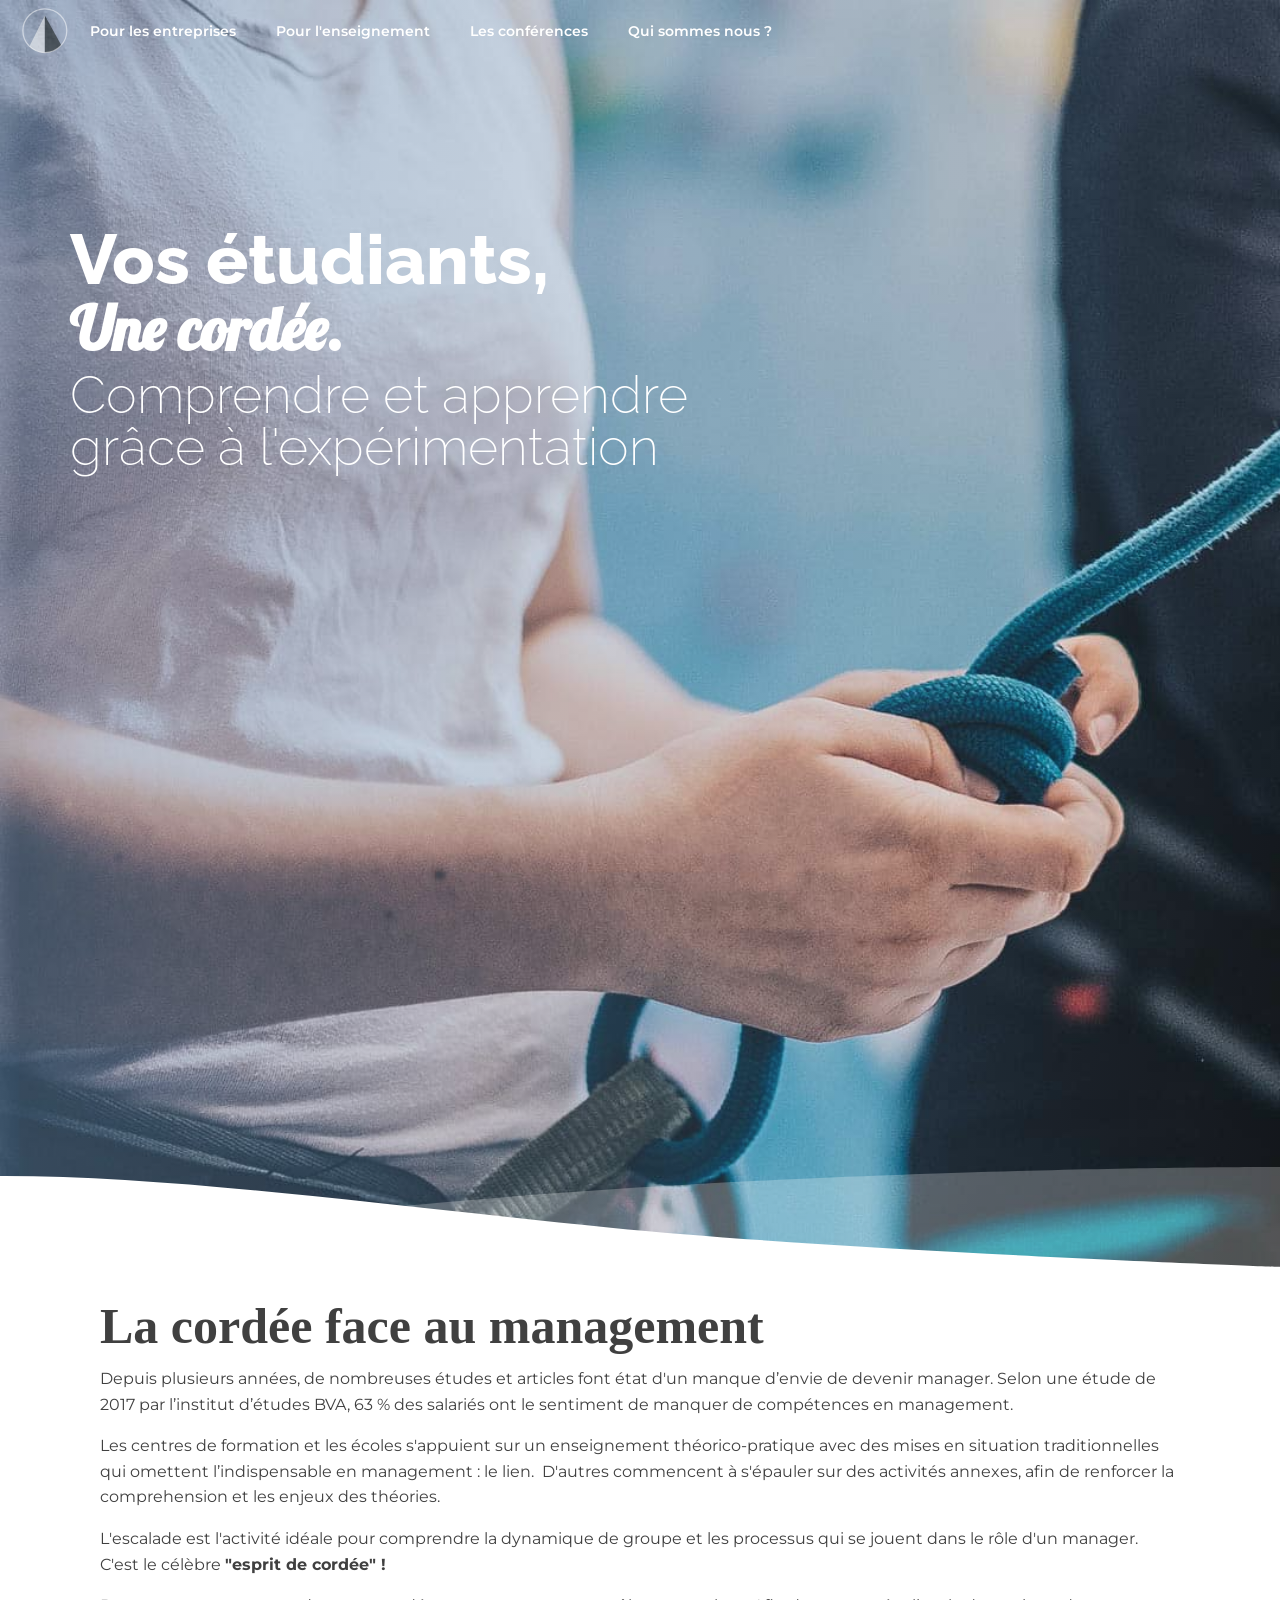
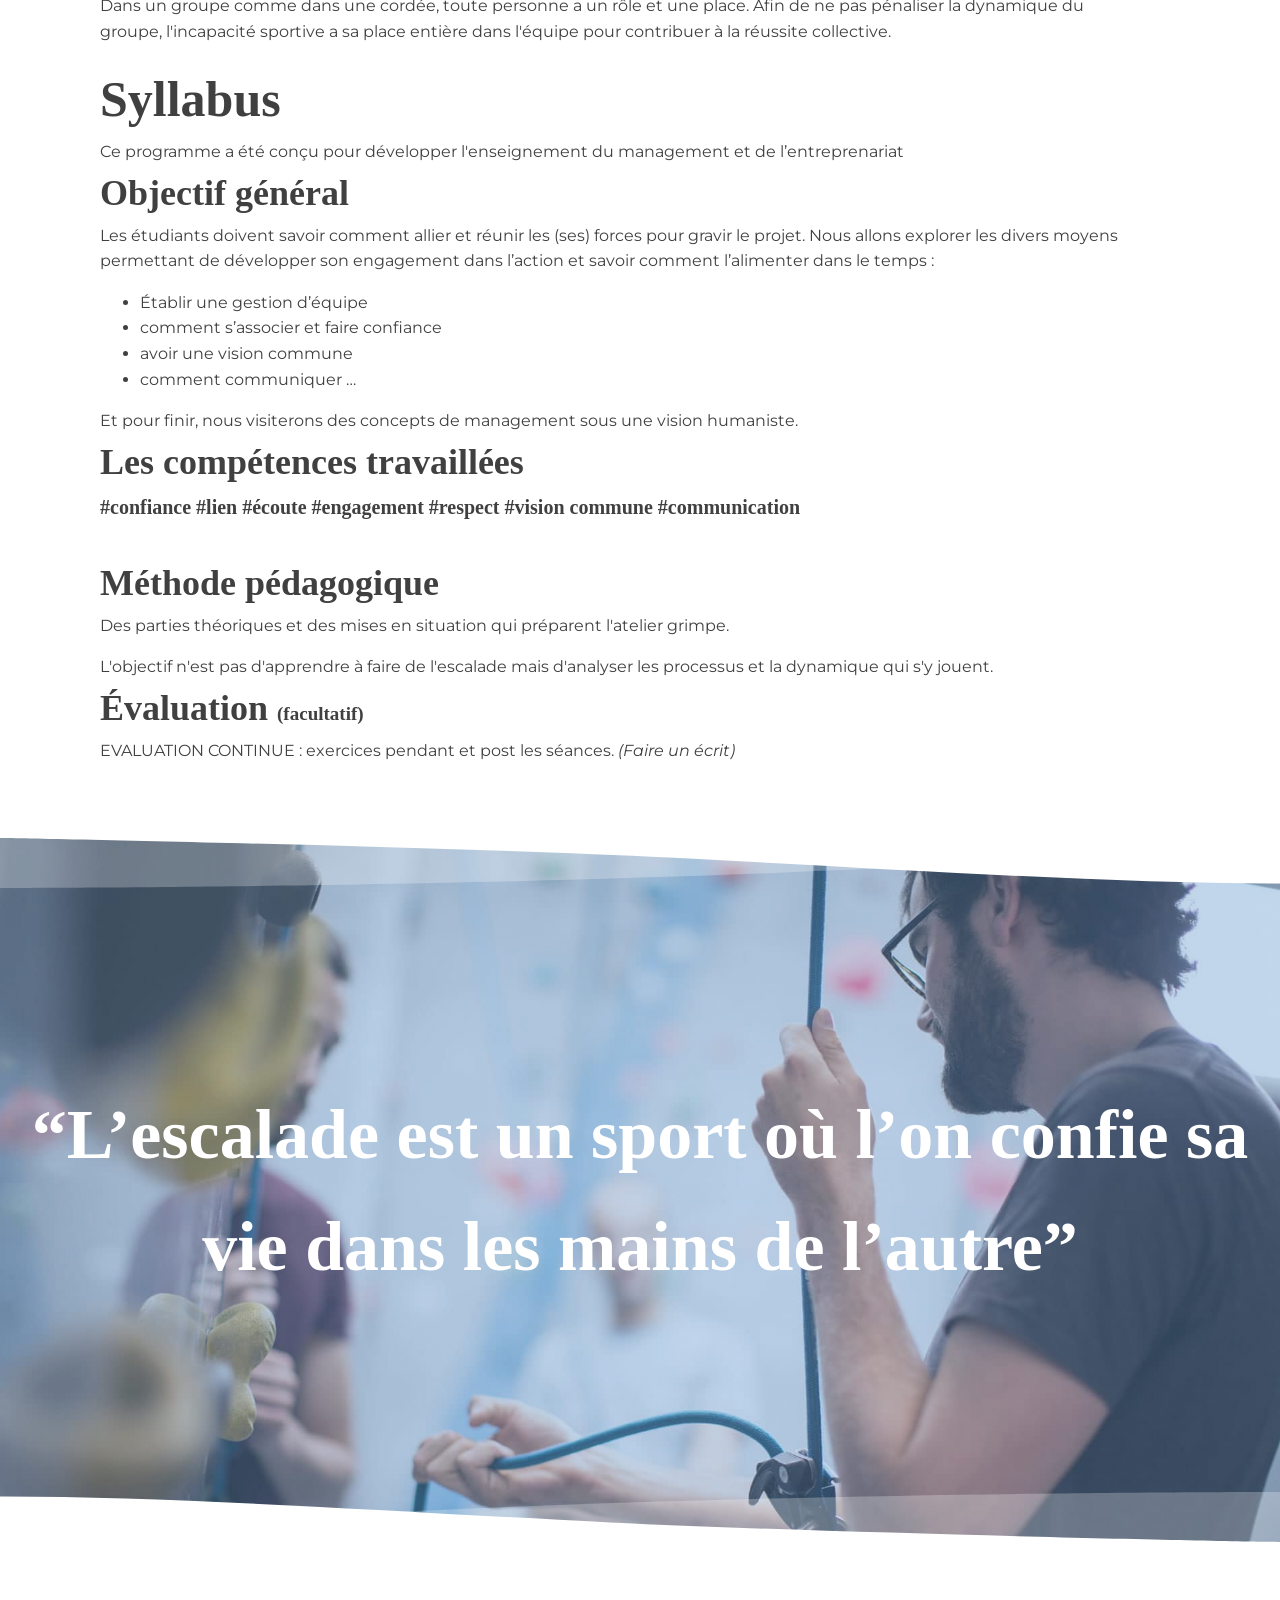
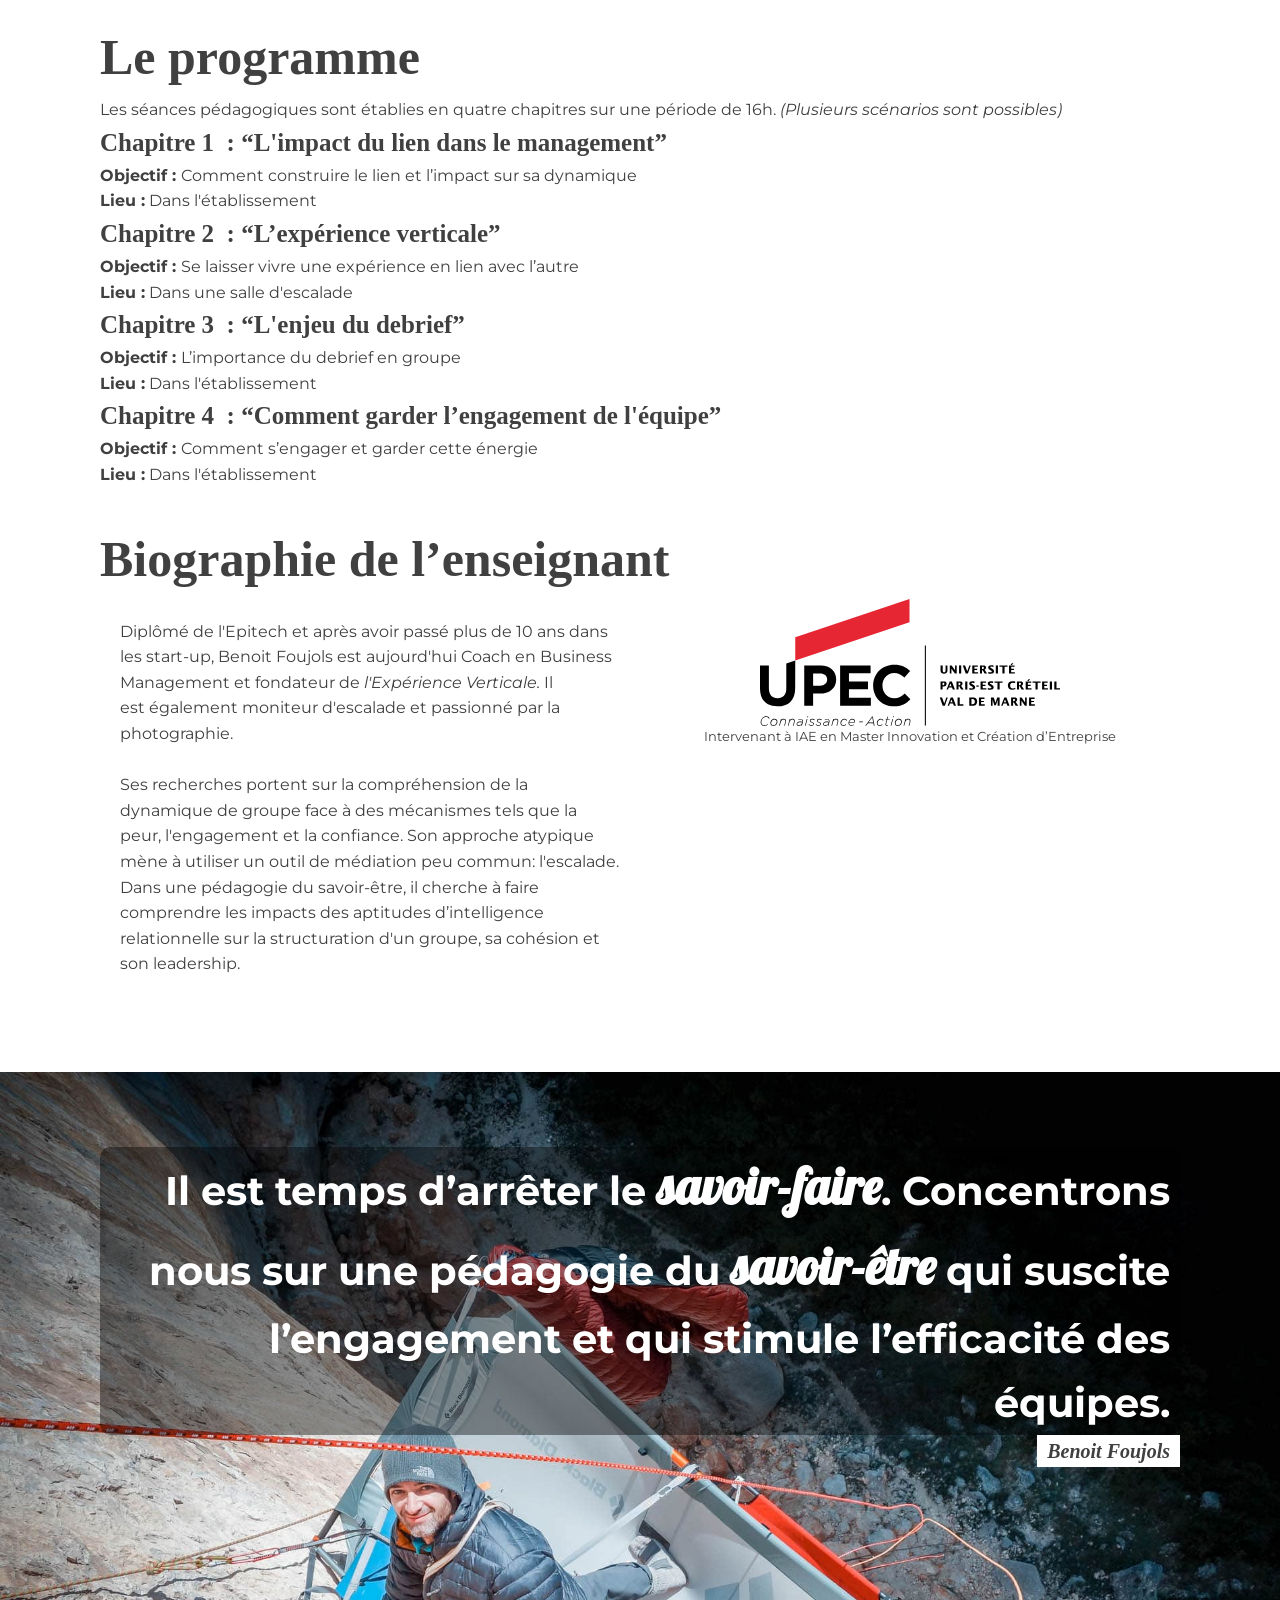
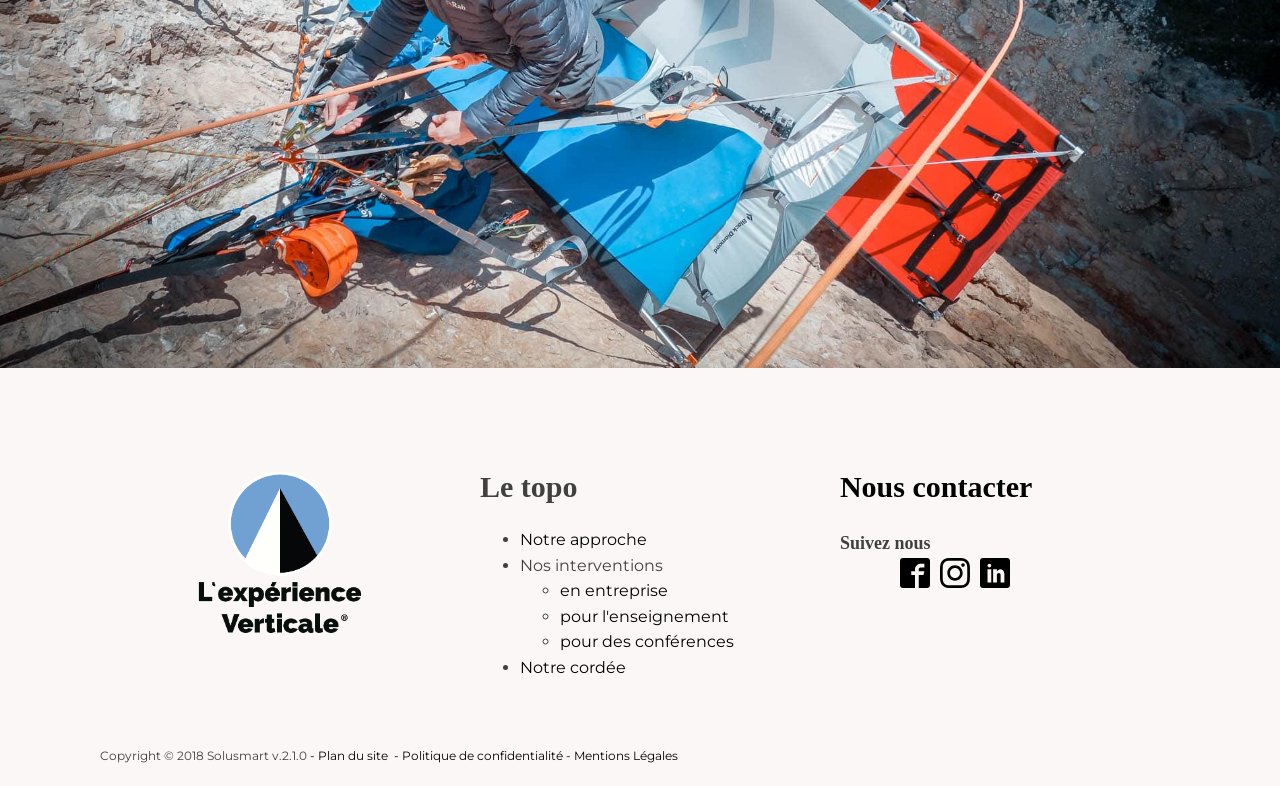
<file: pour-lenseignement/index.html>
<!DOCTYPE html>
<html lang="fr-FR">
<head>
<meta charset="UTF-8">
<meta name="viewport" content="width=device-width, initial-scale=1.0">
<title>Pour l&#x27;enseignement - L&#x27;expérience Verticale</title>
<meta name="robots" content="index, follow, max-image-preview:large, max-snippet:-1, max-video-preview:-1">
<link rel="canonical" href="https://www.experience-verticale.com/pour-lenseignement/">
<meta property="og:locale" content="fr_FR">
<meta property="og:type" content="article">
<meta property="og:title" content="Pour l&#x27;enseignement - L&#x27;expérience Verticale">
<meta property="og:image" content="https://www.experience-verticale.com/assets/img/confiance-cordee.jpg">
<meta property="og:image:width" content="1900">
<meta property="og:image:height" content="1069">
<meta property="og:image:type" content="image/jpeg">
<meta property="og:url" content="https://www.experience-verticale.com/pour-lenseignement/">
<meta property="og:site_name" content="L&#039;expérience Verticale">
<meta name="twitter:card" content="summary_large_image">
<link rel="icon" href="../assets/img/favicon-32x32.png" sizes="32x32">
<link rel="icon" href="../assets/img/favicon-192x192.png" sizes="192x192">
<link rel="apple-touch-icon" href="../assets/img/favicon-180x180.png">
<meta name="msapplication-TileImage" content="../assets/img/favicon-270x270.png">
<link rel="preconnect" href="https://fonts.bunny.net">
<link rel="stylesheet" href="https://fonts.bunny.net/css?family=montserrat:100,200,300,400,500,600,700,800,900|raleway:100,200,300,400,500,600,700,800,900|source-sans-pro:200,300,400,600,700,900|lobster:400&display=swap">
<link rel="stylesheet" href="../assets/css/base.css">
<link rel="stylesheet" href="../assets/css/layout.css">
<link rel="stylesheet" href="../assets/css/template-24.css">
<link rel="stylesheet" href="../assets/css/pages/pour-lenseignement.css">
<link rel="stylesheet" href="../assets/css/universal.css">
<script type="application/ld+json">{"@context":"https:\/\/schema.org","@graph":[{"@type":"WebPage","@id":"https:\/\/www.experience-verticale.com\/pour-lenseignement\/","url":"https:\/\/www.experience-verticale.com\/pour-lenseignement\/","name":"Pour l'enseignement - L&#039;expérience Verticale","isPartOf":{"@id":"https:\/\/www.experience-verticale.com\/#website"},"primaryImageOfPage":{"@id":"https:\/\/www.experience-verticale.com\/pour-lenseignement\/#primaryimage"},"image":{"@id":"https:\/\/www.experience-verticale.com\/pour-lenseignement\/#primaryimage"},"thumbnailUrl":"https:\/\/www.experience-verticale.com\/wp-content\/uploads\/confiance-cordee.jpg","datePublished":"2019-02-04T21:18:38+00:00","dateModified":"2021-01-20T18:02:15+00:00","breadcrumb":{"@id":"https:\/\/www.experience-verticale.com\/pour-lenseignement\/#breadcrumb"},"inLanguage":"fr-FR","potentialAction":[{"@type":"ReadAction","target":["https:\/\/www.experience-verticale.com\/pour-lenseignement\/"]}]},{"@type":"ImageObject","inLanguage":"fr-FR","@id":"https:\/\/www.experience-verticale.com\/pour-lenseignement\/#primaryimage","url":"https:\/\/www.experience-verticale.com\/wp-content\/uploads\/confiance-cordee.jpg","contentUrl":"https:\/\/www.experience-verticale.com\/wp-content\/uploads\/confiance-cordee.jpg","width":1900,"height":1069},{"@type":"BreadcrumbList","@id":"https:\/\/www.experience-verticale.com\/pour-lenseignement\/#breadcrumb","itemListElement":[{"@type":"ListItem","position":1,"name":"Accueil","item":"https:\/\/www.experience-verticale.com\/"},{"@type":"ListItem","position":2,"name":"Pour l'enseignement"}]},{"@type":"WebSite","@id":"https:\/\/www.experience-verticale.com\/#website","url":"https:\/\/www.experience-verticale.com\/","name":"L&#039;expérience Verticale","description":"Une aventure au coeur de la performance","inLanguage":"fr-FR"}]}</script>
<script async src="https://www.googletagmanager.com/gtag/js?id=GT-WRCR4NZ"></script>
<script>window.dataLayer=window.dataLayer||[];function gtag(){dataLayer.push(arguments);}gtag("js",new Date());gtag("config","GT-WRCR4NZ");</script>
<script src="../assets/js/main.js" defer></script>
</head>
<body class="oxy-overlay-header oxygen-body">
<header id="_header-68-10" class="oxy-header-wrapper oxy-sticky-header oxy-overlay-header oxy-header" ><div id="_header_row-69-10" class="oxygen-hide-in-sticky oxygen-only-show-in-overlay oxy-header-row" ><div class="oxy-header-container"><div id="_header_left-70-10" class="oxy-header-left" ><a id="link-256-17" class="ct-link" href="/" target="_self"  ><img  id="image-75-10" alt="" src="../assets/img/logo-LEXP-OPA.svg" class="ct-image"/></a><nav id="_nav_menu-74-10" class="oxy-nav-menu oxy-nav-menu-dropdowns oxy-nav-menu-dropdown-arrow oxy-nav-menu-responsive-dropdowns" ><div class='oxy-menu-toggle'><div class='oxy-nav-menu-hamburger-wrap'><div class='oxy-nav-menu-hamburger'><div class='oxy-nav-menu-hamburger-line'></div><div class='oxy-nav-menu-hamburger-line'></div><div class='oxy-nav-menu-hamburger-line'></div></div></div></div><div class="menu-fr_top_menu-container"><ul id="menu-fr_top_menu" class="oxy-nav-menu-list"><li class="menu-item"><a href="../pour-les-entreprises/">Pour les entreprises</a></li>
<li class="menu-item"><a href="../pour-lenseignement/" aria-current="page">Pour l'enseignement</a></li>
<li class="menu-item"><a href="../les-conferences/">Les conférences</a></li>
<li class="menu-item"><a href="../qui-sommes-nous/">Qui sommes nous ?</a></li>
</ul></div></nav></div><div id="_header_center-71-10" class="oxy-header-center" ></div><div id="_header_right-72-10" class="oxy-header-right" ></div></div></div><div id="_header_row-77-10" class="oxygen-show-in-sticky-only oxygen-only-show-in-overlay oxy-header-row" ><div class="oxy-header-container"><div id="_header_left-78-10" class="oxy-header-left" ><a id="link-468-17" class="ct-link" href="../" target="_self"  ><img  id="image-79-10" alt="" src="../assets/img/logo-LEXP-M.svg" class="ct-image"/></a><nav id="_nav_menu-80-10" class="oxy-nav-menu oxy-nav-menu-dropdowns oxy-nav-menu-dropdown-arrow oxy-nav-menu-responsive-dropdowns" ><div class='oxy-menu-toggle'><div class='oxy-nav-menu-hamburger-wrap'><div class='oxy-nav-menu-hamburger'><div class='oxy-nav-menu-hamburger-line'></div><div class='oxy-nav-menu-hamburger-line'></div><div class='oxy-nav-menu-hamburger-line'></div></div></div></div><div class="menu-fr_top_menu-container"><ul id="menu-fr_top_menu-1" class="oxy-nav-menu-list"><li class="menu-item"><a href="../pour-les-entreprises/">Pour les entreprises</a></li>
<li class="menu-item"><a href="../pour-lenseignement/" aria-current="page">Pour l'enseignement</a></li>
<li class="menu-item"><a href="../les-conferences/">Les conférences</a></li>
<li class="menu-item"><a href="../qui-sommes-nous/">Qui sommes nous ?</a></li>
</ul></div></nav></div><div id="_header_center-81-10" class="oxy-header-center" ></div><div id="_header_right-82-10" class="oxy-header-right" ></div></div></div></header>
				<section id="section-3-15" class=" ct-section" ><div class="ct-section-inner-wrap"><div id="code_block-4-15" class="ct-code-block" ><svg xmlns="http://www.w3.org/2000/svg" viewBox="0 0 1000 279.24" preserveAspectRatio="none"><path d="M1000 0S331.54-4.18 0 279.24h1000z" opacity=".25"/><path d="M1000 279.24s-339.56-44.3-522.95-109.6S132.86 23.76 0 25.15v254.09z"/></svg>
    </div><div id="div_block-5-15" class="ct-div-block" ><h1 id="headline-6-15" class="ct-headline">Vos étudiants,</h1><h1 id="headline-7-15" class="ct-headline">Une cordée.</h1><h1 id="headline-8-15" class="ct-headline">Comprendre et apprendre<br>grâce&nbsp;à l'expérimentation</h1></div></div></section><section id="section-10-15" class=" ct-section" ><div class="ct-section-inner-wrap"><h1 id="headline-16-15" class="ct-headline">La cordée face au management&nbsp;</h1><div id="_rich_text-17-15" class="oxy-rich-text" ><p>Depuis plusieurs années, de nombreuses études et articles font état d'un manque d’envie de devenir manager. Selon une étude de 2017 par l’institut d’études BVA, 63 % des salariés ont le sentiment de manquer de compétences en management. </p><p>Les centres de formation et les écoles s'appuient sur un enseignement théorico-pratique avec des mises en situation traditionnelles qui omettent l’indispensable en management : le lien.  D'autres commencent à s'épauler sur des activités annexes, afin de renforcer la comprehension et les enjeux des théories.</p><p>L'escalade est l'activité idéale pour comprendre la dynamique de groupe et les processus qui se jouent dans le rôle d'un manager. C'est le célèbre <strong>"esprit de cordée" ! </strong></p><p>Dans un groupe comme dans une cordée, toute personne a un rôle et une place. Afin de ne pas pénaliser la dynamique du groupe, l'incapacité sportive a sa place entière dans l'équipe pour contribuer à la réussite collective.</p></div><h1 id="headline-20-15" class="ct-headline">Syllabus</h1><div id="_rich_text-26-15" class="oxy-rich-text" ><p>Ce programme a été conçu pour développer l'enseignement du management et de l’entreprenariat</p></div><h1 id="headline-28-15" class="ct-headline">Objectif général</h1><div id="_rich_text-30-15" class="oxy-rich-text" >Les étudiants doivent savoir comment allier et réunir les (ses) forces pour gravir le projet.
Nous allons explorer les divers moyens permettant de développer son engagement dans l’action et savoir comment l’alimenter dans le temps :
<ul>
 	<li>Établir une gestion d’équipe</li>
 	<li>comment s’associer et faire confiance</li>
 	<li>avoir une vision commune</li>
 	<li>comment communiquer …</li>
</ul>
Et pour finir, nous visiterons des concepts de management sous une vision humaniste.</div><h1 id="headline-31-15" class="ct-headline">Les compétences travaillées</h1><div id="_rich_text-34-15" class="oxy-rich-text" ><h4>#confiance #lien #écoute #engagement #respect #vision commune #communication</h4></div><h1 id="headline-35-15" class="ct-headline">Méthode pédagogique</h1><div id="_rich_text-38-15" class="oxy-rich-text" ><p>Des parties théoriques et des mises en situation qui préparent l'atelier grimpe. </p><p>L'objectif n'est pas d'apprendre à faire de l'escalade mais d'analyser les processus et la dynamique qui s'y jouent.</p></div><h1 id="headline-93-15" class="ct-headline">Évaluation <span id="span-96-15" class="ct-span" >(facultatif)</span></h1><div id="_rich_text-72-15" class="oxy-rich-text" ><p><span style="font-weight: 400;">EVALUATION CONTINUE : exercices pendant et post les séances. <em>(Faire un écrit)</em></span></p></div><div id="code_block-88-15" class="ct-code-block" ><svg xmlns="http://www.w3.org/2000/svg" viewBox="0 0 1000 279.24" preserveAspectRatio="none"><path d="M1000 0S331.54-4.18 0 279.24h1000z" opacity=".25"/><path d="M1000 279.24s-339.56-44.3-522.95-109.6S132.86 23.76 0 25.15v254.09z"/></svg>
    </div></div></section><section id="section-39-15" class=" ct-section" ><div class="ct-section-inner-wrap"><h1 id="headline-40-15" class="ct-headline">“L’escalade est un sport où l’on confie sa vie dans les mains de l’autre”</h1><div id="code_block-100-15" class="ct-code-block" ><svg xmlns="http://www.w3.org/2000/svg" viewBox="0 0 1000 279.24" preserveAspectRatio="none"><path d="M1000 0S331.54-4.18 0 279.24h1000z" opacity=".25"/><path d="M1000 279.24s-339.56-44.3-522.95-109.6S132.86 23.76 0 25.15v254.09z"/></svg>
    </div></div></section><section id="section-43-15" class=" ct-section" ><div class="ct-section-inner-wrap"><h1 id="headline-44-15" class="ct-headline">Le programme</h1><div id="_rich_text-46-15" class="oxy-rich-text" ><p><span style="font-weight: 400;">Les séances pédagogiques sont établies en quatre chapitres sur une période de 16h. <em>(Plusieurs scénarios sont possibles)</em></span></p></div><h1 id="headline-47-15" class="ct-headline">Chapitre 1&nbsp; :&nbsp;“L'impact du lien dans le management”<br></h1><div id="_rich_text-61-15" class="oxy-rich-text" ><p><strong>Objectif : </strong>Comment construire le lien et l’impact sur sa dynamique<br /> <strong>Lieu :</strong> Dans l'établissement</p></div><h1 id="headline-49-15" class="ct-headline">Chapitre 2&nbsp; : “L’expérience verticale”<br></h1><div id="_rich_text-62-15" class="oxy-rich-text" ><p><strong>Objectif : <span style="font-weight: 400;">Se laisser vivre une expérience en lien avec l’autre</span></strong><br /> <strong>Lieu :</strong> Dans une salle d'escalade</p></div><h1 id="headline-50-15" class="ct-headline">Chapitre 3&nbsp; :&nbsp;“L'enjeu du debrief”<br></h1><div id="_rich_text-64-15" class="oxy-rich-text" ><p><strong>Objectif : <span style="font-weight: 400;">L’importance du debrief en groupe</span></strong><br /> <strong>Lieu :</strong> Dans l'établissement</p></div><h1 id="headline-51-15" class="ct-headline">Chapitre 4&nbsp; :&nbsp;“Comment garder l’engagement de l'équipe”<br></h1><div id="_rich_text-66-15" class="oxy-rich-text" ><p><strong>Objectif : <span style="font-weight: 400;">Comment s’engager et garder cette énergie</span></strong><br /> <strong>Lieu :</strong> Dans l'établissement</p></div><h1 id="headline-73-15" class="ct-headline">Biographie de l’enseignant</h1><div id="_rich_text-76-15" class="oxy-rich-text" ></div><div id="new_columns-82-15" class="ct-new-columns" ><div id="div_block-83-15" class="ct-div-block" ><div id="_rich_text-81-15" class="oxy-rich-text" ><div class="m_-6233236887861563753gmail-gE m_-6233236887861563753gmail-iv m_-6233236887861563753gmail-gt">Diplômé de l'Epitech et après avoir passé plus de 10 ans dans les start-up, Benoit Foujols est aujourd'hui Coach en Business Management et fondateur de <i>l'Expérience Verticale. </i>Il est également moniteur d'escalade et passionné par la photographie.</div><div class="m_-6233236887861563753gmail-"><div id="m_-6233236887861563753gmail-:3yo" class="m_-6233236887861563753gmail-ii m_-6233236887861563753gmail-gt"><div id="m_-6233236887861563753gmail-:3yp" class="m_-6233236887861563753gmail-a3s m_-6233236887861563753gmail-aXjCH"><div dir="ltr"><div><div><div class="m_-6233236887861563753gmail-m_-1546553421356684904gmail_signature" dir="ltr"><div dir="ltr"><div dir="ltr"><div dir="ltr"><div><div dir="ltr"><div><div dir="ltr"><div dir="ltr"><div dir="ltr"><div dir="ltr"><div dir="ltr"><div dir="ltr"><div dir="ltr"><div dir="ltr"><div dir="ltr"><div dir="ltr"><div dir="ltr"><div> </div>Ses recherches portent sur la compréhension de la dynamique de groupe face à des mécanismes tels que la peur, l'engagement et la confiance. Son approche atypique mène à utiliser un outil de médiation peu commun: l'escalade. Dans une pédagogie du savoir-être, il cherche à faire comprendre les impacts des aptitudes d’intelligence relationnelle sur la structuration d'un groupe, sa cohésion et son leadership.</div></div></div></div></div></div></div></div></div></div></div></div></div></div></div></div></div></div></div></div></div></div></div></div></div></div><div id="div_block-84-15" class="ct-div-block" ><img  id="image-86-15" alt="" src="../assets/img/UPEC-logo.svg" class="ct-image"/><div id="_rich_text-87-15" class="oxy-rich-text" ><p>Intervenant à IAE en Master Innovation et Création d’Entreprise</p></div></div></div></div></section><section id="section-101-15" class=" ct-section" ><div class="ct-section-inner-wrap"><h1 id="headline-102-15" class="ct-headline">Il est temps d’arrêter le <span id="span-105-15" class="ct-span" >savoir-faire</span>.&nbsp;Concentrons nous sur une pédagogie du <span id="span-107-15" class="ct-span" >savoir-être</span> qui suscite l’engagement et qui stimule l’efficacité des équipes.</h1><div id="div_block-110-15" class="ct-div-block" ><h1 id="headline-111-15" class="ct-headline"><i>Benoit Foujols</i></h1></div></div></section><section id="section-24-10" class=" ct-section" ><div class="ct-section-inner-wrap"><div id="new_columns-140-10" class="ct-new-columns" ><div id="div_block-141-10" class="ct-div-block" ><div id="div_block-145-10" class="ct-div-block" ><img  id="image-44-32" alt="" src="../assets/img/logo-EV-carre-trs.png" class="ct-image"/><img  id="image-45-32" alt="" src="../assets/img/logo-LEXP-M-500px.png" class="ct-image"/></div></div><div id="div_block-142-10" class="ct-div-block" ><div id="div_block-18-32" class="ct-div-block" ><h1 id="headline-152-10" class="ct-headline">Le topo<br></h1><div id="_rich_text-161-10" class="oxy-rich-text" ><ul><li><a href="../">Notre approche</a></li><li>Nos interventions<ul><li><a href="../pour-les-entreprises/">en entreprise</a></li><li><a href="../pour-lenseignement/">pour l'enseignement</a></li><li><a href="../les-conferences/">pour des conférences</a></li></ul></li><li><a href="../qui-sommes-nous/">Notre cordée</a></li></ul></div></div></div><div id="div_block-143-10" class="ct-div-block" ><a id="link-43-32" class="ct-link" href="mailto:contact@experience-verticale.com"  ><h1 id="headline-25-32" class="ct-headline">Nous contacter</h1></a><h1 id="headline-33-32" class="ct-headline">Suivez nous</h1><div id="_social_icons-35-32" class="oxy-social-icons" ><a href='https://www.facebook.com/experienceverticale' target='_blank' class='oxy-social-icons-facebook'><svg><title>Visit our Facebook</title><use xlink:href='#oxy-social-icons-icon-facebook-blank'></use></svg></a><a href='https://www.instagram.com/experienceverticale/' target='_blank' class='oxy-social-icons-instagram'><svg><title>Visit our Instagram</title><use xlink:href='#oxy-social-icons-icon-instagram-blank'></use></svg></a><a href='https://www.linkedin.com/company/experienceverticale/' target='_blank' class='oxy-social-icons-linkedin'><svg><title>Visit our LinkedIn</title><use xlink:href='#oxy-social-icons-icon-linkedin-blank'></use></svg></a></div></div></div><div id="div_block-149-10" class="ct-div-block" ><div id="text_block-150-10" class="ct-text-block" >Copyright © 2018 Solusmart v.2.1.0</div><a id="text_block-52-32" class="ct-link-text" href="../plan-du-site/" target="_self"  >&nbsp;-&nbsp;Plan du site&nbsp;</a><a id="link_text-56-32" class="ct-link-text" href="../politique-de-confidentialite/" target="_self"  >&nbsp;- Politique de confidentialité</a><a id="link_text-58-32" class="ct-link-text" href="../mentions-legales/" target="_self"  >&nbsp;- Mentions Légales</a></div></div></section>	
		<svg style="position: absolute; width: 0; height: 0; overflow: hidden;" version="1.1" xmlns="http://www.w3.org/2000/svg" xmlns:xlink="http://www.w3.org/1999/xlink">
		   <defs>
		      <symbol id="oxy-social-icons-icon-linkedin" viewBox="0 0 32 32">
		         <title>linkedin</title>
		         <path d="M12 12h5.535v2.837h0.079c0.77-1.381 2.655-2.837 5.464-2.837 5.842 0 6.922 3.637 6.922 8.367v9.633h-5.769v-8.54c0-2.037-0.042-4.657-3.001-4.657-3.005 0-3.463 2.218-3.463 4.509v8.688h-5.767v-18z"></path>
		         <path d="M2 12h6v18h-6v-18z"></path>
		         <path d="M8 7c0 1.657-1.343 3-3 3s-3-1.343-3-3c0-1.657 1.343-3 3-3s3 1.343 3 3z"></path>
		      </symbol>
		      <symbol id="oxy-social-icons-icon-facebook" viewBox="0 0 32 32">
		         <title>facebook</title>
		         <path d="M19 6h5v-6h-5c-3.86 0-7 3.14-7 7v3h-4v6h4v16h6v-16h5l1-6h-6v-3c0-0.542 0.458-1 1-1z"></path>
		      </symbol>
		      <symbol id="oxy-social-icons-icon-pinterest" viewBox="0 0 32 32">
		         <title>pinterest</title>
		         <path d="M16 2.138c-7.656 0-13.863 6.206-13.863 13.863 0 5.875 3.656 10.887 8.813 12.906-0.119-1.094-0.231-2.781 0.050-3.975 0.25-1.081 1.625-6.887 1.625-6.887s-0.412-0.831-0.412-2.056c0-1.925 1.119-3.369 2.506-3.369 1.181 0 1.756 0.887 1.756 1.95 0 1.188-0.756 2.969-1.15 4.613-0.331 1.381 0.688 2.506 2.050 2.506 2.462 0 4.356-2.6 4.356-6.35 0-3.319-2.387-5.638-5.787-5.638-3.944 0-6.256 2.956-6.256 6.019 0 1.194 0.456 2.469 1.031 3.163 0.113 0.137 0.131 0.256 0.094 0.4-0.106 0.438-0.338 1.381-0.387 1.575-0.063 0.256-0.2 0.306-0.463 0.188-1.731-0.806-2.813-3.337-2.813-5.369 0-4.375 3.175-8.387 9.156-8.387 4.806 0 8.544 3.425 8.544 8.006 0 4.775-3.012 8.625-7.194 8.625-1.406 0-2.725-0.731-3.175-1.594 0 0-0.694 2.644-0.863 3.294-0.313 1.206-1.156 2.712-1.725 3.631 1.3 0.4 2.675 0.619 4.106 0.619 7.656 0 13.863-6.206 13.863-13.863 0-7.662-6.206-13.869-13.863-13.869z"></path>
		      </symbol>
		      <symbol id="oxy-social-icons-icon-youtube" viewBox="0 0 32 32">
		         <title>youtube</title>
		         <path d="M31.681 9.6c0 0-0.313-2.206-1.275-3.175-1.219-1.275-2.581-1.281-3.206-1.356-4.475-0.325-11.194-0.325-11.194-0.325h-0.012c0 0-6.719 0-11.194 0.325-0.625 0.075-1.987 0.081-3.206 1.356-0.963 0.969-1.269 3.175-1.269 3.175s-0.319 2.588-0.319 5.181v2.425c0 2.587 0.319 5.181 0.319 5.181s0.313 2.206 1.269 3.175c1.219 1.275 2.819 1.231 3.531 1.369 2.563 0.244 10.881 0.319 10.881 0.319s6.725-0.012 11.2-0.331c0.625-0.075 1.988-0.081 3.206-1.356 0.962-0.969 1.275-3.175 1.275-3.175s0.319-2.587 0.319-5.181v-2.425c-0.006-2.588-0.325-5.181-0.325-5.181zM12.694 20.15v-8.994l8.644 4.513-8.644 4.481z"></path>
		      </symbol>
		      <symbol id="oxy-social-icons-icon-rss" viewBox="0 0 32 32">
		         <title>rss</title>
		         <path d="M4.259 23.467c-2.35 0-4.259 1.917-4.259 4.252 0 2.349 1.909 4.244 4.259 4.244 2.358 0 4.265-1.895 4.265-4.244-0-2.336-1.907-4.252-4.265-4.252zM0.005 10.873v6.133c3.993 0 7.749 1.562 10.577 4.391 2.825 2.822 4.384 6.595 4.384 10.603h6.16c-0-11.651-9.478-21.127-21.121-21.127zM0.012 0v6.136c14.243 0 25.836 11.604 25.836 25.864h6.152c0-17.64-14.352-32-31.988-32z"></path>
		      </symbol>
		      <symbol id="oxy-social-icons-icon-twitter" viewBox="0 0 512 512">
		         <title>twitter</title>
		         <path d="M389.2 48h70.6L305.6 224.2 487 464H345L233.7 318.6 106.5 464H35.8L200.7 275.5 26.8 48H172.4L272.9 180.9 389.2 48zM364.4 421.8h39.1L151.1 88h-42L364.4 421.8z"></path>
		      </symbol>
		      <symbol id="oxy-social-icons-icon-instagram" viewBox="0 0 32 32">
		         <title>instagram</title>
		         <path d="M16 2.881c4.275 0 4.781 0.019 6.462 0.094 1.563 0.069 2.406 0.331 2.969 0.55 0.744 0.288 1.281 0.638 1.837 1.194 0.563 0.563 0.906 1.094 1.2 1.838 0.219 0.563 0.481 1.412 0.55 2.969 0.075 1.688 0.094 2.194 0.094 6.463s-0.019 4.781-0.094 6.463c-0.069 1.563-0.331 2.406-0.55 2.969-0.288 0.744-0.637 1.281-1.194 1.837-0.563 0.563-1.094 0.906-1.837 1.2-0.563 0.219-1.413 0.481-2.969 0.55-1.688 0.075-2.194 0.094-6.463 0.094s-4.781-0.019-6.463-0.094c-1.563-0.069-2.406-0.331-2.969-0.55-0.744-0.288-1.281-0.637-1.838-1.194-0.563-0.563-0.906-1.094-1.2-1.837-0.219-0.563-0.481-1.413-0.55-2.969-0.075-1.688-0.094-2.194-0.094-6.463s0.019-4.781 0.094-6.463c0.069-1.563 0.331-2.406 0.55-2.969 0.288-0.744 0.638-1.281 1.194-1.838 0.563-0.563 1.094-0.906 1.838-1.2 0.563-0.219 1.412-0.481 2.969-0.55 1.681-0.075 2.188-0.094 6.463-0.094zM16 0c-4.344 0-4.887 0.019-6.594 0.094-1.7 0.075-2.869 0.35-3.881 0.744-1.056 0.412-1.95 0.956-2.837 1.85-0.894 0.888-1.438 1.781-1.85 2.831-0.394 1.019-0.669 2.181-0.744 3.881-0.075 1.713-0.094 2.256-0.094 6.6s0.019 4.887 0.094 6.594c0.075 1.7 0.35 2.869 0.744 3.881 0.413 1.056 0.956 1.95 1.85 2.837 0.887 0.887 1.781 1.438 2.831 1.844 1.019 0.394 2.181 0.669 3.881 0.744 1.706 0.075 2.25 0.094 6.594 0.094s4.888-0.019 6.594-0.094c1.7-0.075 2.869-0.35 3.881-0.744 1.050-0.406 1.944-0.956 2.831-1.844s1.438-1.781 1.844-2.831c0.394-1.019 0.669-2.181 0.744-3.881 0.075-1.706 0.094-2.25 0.094-6.594s-0.019-4.887-0.094-6.594c-0.075-1.7-0.35-2.869-0.744-3.881-0.394-1.063-0.938-1.956-1.831-2.844-0.887-0.887-1.781-1.438-2.831-1.844-1.019-0.394-2.181-0.669-3.881-0.744-1.712-0.081-2.256-0.1-6.6-0.1v0z"></path>
		         <path d="M16 7.781c-4.537 0-8.219 3.681-8.219 8.219s3.681 8.219 8.219 8.219 8.219-3.681 8.219-8.219c0-4.537-3.681-8.219-8.219-8.219zM16 21.331c-2.944 0-5.331-2.387-5.331-5.331s2.387-5.331 5.331-5.331c2.944 0 5.331 2.387 5.331 5.331s-2.387 5.331-5.331 5.331z"></path>
		         <path d="M26.462 7.456c0 1.060-0.859 1.919-1.919 1.919s-1.919-0.859-1.919-1.919c0-1.060 0.859-1.919 1.919-1.919s1.919 0.859 1.919 1.919z"></path>
		      </symbol>
		      <symbol id="oxy-social-icons-icon-facebook-blank" viewBox="0 0 32 32">
		         <title>facebook-blank</title>
		         <path d="M29 0h-26c-1.65 0-3 1.35-3 3v26c0 1.65 1.35 3 3 3h13v-14h-4v-4h4v-2c0-3.306 2.694-6 6-6h4v4h-4c-1.1 0-2 0.9-2 2v2h6l-1 4h-5v14h9c1.65 0 3-1.35 3-3v-26c0-1.65-1.35-3-3-3z"></path>
		      </symbol>
		      <symbol id="oxy-social-icons-icon-rss-blank" viewBox="0 0 32 32">
		         <title>rss-blank</title>
		         <path d="M29 0h-26c-1.65 0-3 1.35-3 3v26c0 1.65 1.35 3 3 3h26c1.65 0 3-1.35 3-3v-26c0-1.65-1.35-3-3-3zM8.719 25.975c-1.5 0-2.719-1.206-2.719-2.706 0-1.488 1.219-2.712 2.719-2.712 1.506 0 2.719 1.225 2.719 2.712 0 1.5-1.219 2.706-2.719 2.706zM15.544 26c0-2.556-0.994-4.962-2.794-6.762-1.806-1.806-4.2-2.8-6.75-2.8v-3.912c7.425 0 13.475 6.044 13.475 13.475h-3.931zM22.488 26c0-9.094-7.394-16.5-16.481-16.5v-3.912c11.25 0 20.406 9.162 20.406 20.413h-3.925z"></path>
		      </symbol>
		      <symbol id="oxy-social-icons-icon-linkedin-blank" viewBox="0 0 32 32">
		         <title>linkedin-blank</title>
		         <path d="M29 0h-26c-1.65 0-3 1.35-3 3v26c0 1.65 1.35 3 3 3h26c1.65 0 3-1.35 3-3v-26c0-1.65-1.35-3-3-3zM12 26h-4v-14h4v14zM10 10c-1.106 0-2-0.894-2-2s0.894-2 2-2c1.106 0 2 0.894 2 2s-0.894 2-2 2zM26 26h-4v-8c0-1.106-0.894-2-2-2s-2 0.894-2 2v8h-4v-14h4v2.481c0.825-1.131 2.087-2.481 3.5-2.481 2.488 0 4.5 2.238 4.5 5v9z"></path>
		      </symbol>
		      <symbol id="oxy-social-icons-icon-pinterest-blank" viewBox="0 0 32 32">
		         <title>pinterest</title>
		         <path d="M16 2.138c-7.656 0-13.863 6.206-13.863 13.863 0 5.875 3.656 10.887 8.813 12.906-0.119-1.094-0.231-2.781 0.050-3.975 0.25-1.081 1.625-6.887 1.625-6.887s-0.412-0.831-0.412-2.056c0-1.925 1.119-3.369 2.506-3.369 1.181 0 1.756 0.887 1.756 1.95 0 1.188-0.756 2.969-1.15 4.613-0.331 1.381 0.688 2.506 2.050 2.506 2.462 0 4.356-2.6 4.356-6.35 0-3.319-2.387-5.638-5.787-5.638-3.944 0-6.256 2.956-6.256 6.019 0 1.194 0.456 2.469 1.031 3.163 0.113 0.137 0.131 0.256 0.094 0.4-0.106 0.438-0.338 1.381-0.387 1.575-0.063 0.256-0.2 0.306-0.463 0.188-1.731-0.806-2.813-3.337-2.813-5.369 0-4.375 3.175-8.387 9.156-8.387 4.806 0 8.544 3.425 8.544 8.006 0 4.775-3.012 8.625-7.194 8.625-1.406 0-2.725-0.731-3.175-1.594 0 0-0.694 2.644-0.863 3.294-0.313 1.206-1.156 2.712-1.725 3.631 1.3 0.4 2.675 0.619 4.106 0.619 7.656 0 13.863-6.206 13.863-13.863 0-7.662-6.206-13.869-13.863-13.869z"></path>
		      </symbol>
		      <symbol id="oxy-social-icons-icon-youtube-blank" viewBox="0 0 32 32">
		         <title>youtube</title>
		         <path d="M31.681 9.6c0 0-0.313-2.206-1.275-3.175-1.219-1.275-2.581-1.281-3.206-1.356-4.475-0.325-11.194-0.325-11.194-0.325h-0.012c0 0-6.719 0-11.194 0.325-0.625 0.075-1.987 0.081-3.206 1.356-0.963 0.969-1.269 3.175-1.269 3.175s-0.319 2.588-0.319 5.181v2.425c0 2.587 0.319 5.181 0.319 5.181s0.313 2.206 1.269 3.175c1.219 1.275 2.819 1.231 3.531 1.369 2.563 0.244 10.881 0.319 10.881 0.319s6.725-0.012 11.2-0.331c0.625-0.075 1.988-0.081 3.206-1.356 0.962-0.969 1.275-3.175 1.275-3.175s0.319-2.587 0.319-5.181v-2.425c-0.006-2.588-0.325-5.181-0.325-5.181zM12.694 20.15v-8.994l8.644 4.513-8.644 4.481z"></path>
		      </symbol>
		      <symbol id="oxy-social-icons-icon-twitter-blank" viewBox="0 0 448 512">
				<title>twitter</title>
				<path d="M64 32C28.7 32 0 60.7 0 96V416c0 35.3 28.7 64 64 64H384c35.3 0 64-28.7 64-64V96c0-35.3-28.7-64-64-64H64zm297.1 84L257.3 234.6 379.4 396H283.8L209 298.1 123.3 396H75.8l111-126.9L69.7 116h98l67.7 89.5L313.6 116h47.5zM323.3 367.6L153.4 142.9H125.1L296.9 367.6h26.3z"></path>
			  </symbol>
		      <symbol id="oxy-social-icons-icon-instagram-blank" viewBox="0 0 32 32">
		         <title>instagram</title>
		         <path d="M16 2.881c4.275 0 4.781 0.019 6.462 0.094 1.563 0.069 2.406 0.331 2.969 0.55 0.744 0.288 1.281 0.638 1.837 1.194 0.563 0.563 0.906 1.094 1.2 1.838 0.219 0.563 0.481 1.412 0.55 2.969 0.075 1.688 0.094 2.194 0.094 6.463s-0.019 4.781-0.094 6.463c-0.069 1.563-0.331 2.406-0.55 2.969-0.288 0.744-0.637 1.281-1.194 1.837-0.563 0.563-1.094 0.906-1.837 1.2-0.563 0.219-1.413 0.481-2.969 0.55-1.688 0.075-2.194 0.094-6.463 0.094s-4.781-0.019-6.463-0.094c-1.563-0.069-2.406-0.331-2.969-0.55-0.744-0.288-1.281-0.637-1.838-1.194-0.563-0.563-0.906-1.094-1.2-1.837-0.219-0.563-0.481-1.413-0.55-2.969-0.075-1.688-0.094-2.194-0.094-6.463s0.019-4.781 0.094-6.463c0.069-1.563 0.331-2.406 0.55-2.969 0.288-0.744 0.638-1.281 1.194-1.838 0.563-0.563 1.094-0.906 1.838-1.2 0.563-0.219 1.412-0.481 2.969-0.55 1.681-0.075 2.188-0.094 6.463-0.094zM16 0c-4.344 0-4.887 0.019-6.594 0.094-1.7 0.075-2.869 0.35-3.881 0.744-1.056 0.412-1.95 0.956-2.837 1.85-0.894 0.888-1.438 1.781-1.85 2.831-0.394 1.019-0.669 2.181-0.744 3.881-0.075 1.713-0.094 2.256-0.094 6.6s0.019 4.887 0.094 6.594c0.075 1.7 0.35 2.869 0.744 3.881 0.413 1.056 0.956 1.95 1.85 2.837 0.887 0.887 1.781 1.438 2.831 1.844 1.019 0.394 2.181 0.669 3.881 0.744 1.706 0.075 2.25 0.094 6.594 0.094s4.888-0.019 6.594-0.094c1.7-0.075 2.869-0.35 3.881-0.744 1.050-0.406 1.944-0.956 2.831-1.844s1.438-1.781 1.844-2.831c0.394-1.019 0.669-2.181 0.744-3.881 0.075-1.706 0.094-2.25 0.094-6.594s-0.019-4.887-0.094-6.594c-0.075-1.7-0.35-2.869-0.744-3.881-0.394-1.063-0.938-1.956-1.831-2.844-0.887-0.887-1.781-1.438-2.831-1.844-1.019-0.394-2.181-0.669-3.881-0.744-1.712-0.081-2.256-0.1-6.6-0.1v0z"></path>
		         <path d="M16 7.781c-4.537 0-8.219 3.681-8.219 8.219s3.681 8.219 8.219 8.219 8.219-3.681 8.219-8.219c0-4.537-3.681-8.219-8.219-8.219zM16 21.331c-2.944 0-5.331-2.387-5.331-5.331s2.387-5.331 5.331-5.331c2.944 0 5.331 2.387 5.331 5.331s-2.387 5.331-5.331 5.331z"></path>
		         <path d="M26.462 7.456c0 1.060-0.859 1.919-1.919 1.919s-1.919-0.859-1.919-1.919c0-1.060 0.859-1.919 1.919-1.919s1.919 0.859 1.919 1.919z"></path>
		      </symbol>
		   </defs>
		</svg>
<style type="text/css" id="ct_code_block_css_4">#section-3-15 {
	position: relative;
}
#section-3-15 svg {
	position: absolute;
	bottom: 0;
	left: 0;
	width: 100%;
	height: 100px;
	fill: #ffffff
}</style>
<style type="text/css" id="ct_code_block_css_88">
#section-10-15 {
	position: relative;
}
#section-10-15 svg {
	position: absolute;
	bottom: -50px;
	left: 0;
	width: 100%;
	height: 50px;
	fill: #ffffff;
    transform:scale(-1,-1);
  	z-index:10;
}</style>
<style type="text/css" id="ct_code_block_css_100">
#section-39-15 {
	position: relative;
}
#section-39-15 svg {
	position: absolute;
	bottom: 0px;
	left: 0;
	width: 100%;
	height: 50px;
	fill: #ffffff;
    transform:scale(1,1);
  	z-index:10;
}</style>
<!-- /WP_FOOTER -->
</body>
</html>
</file>
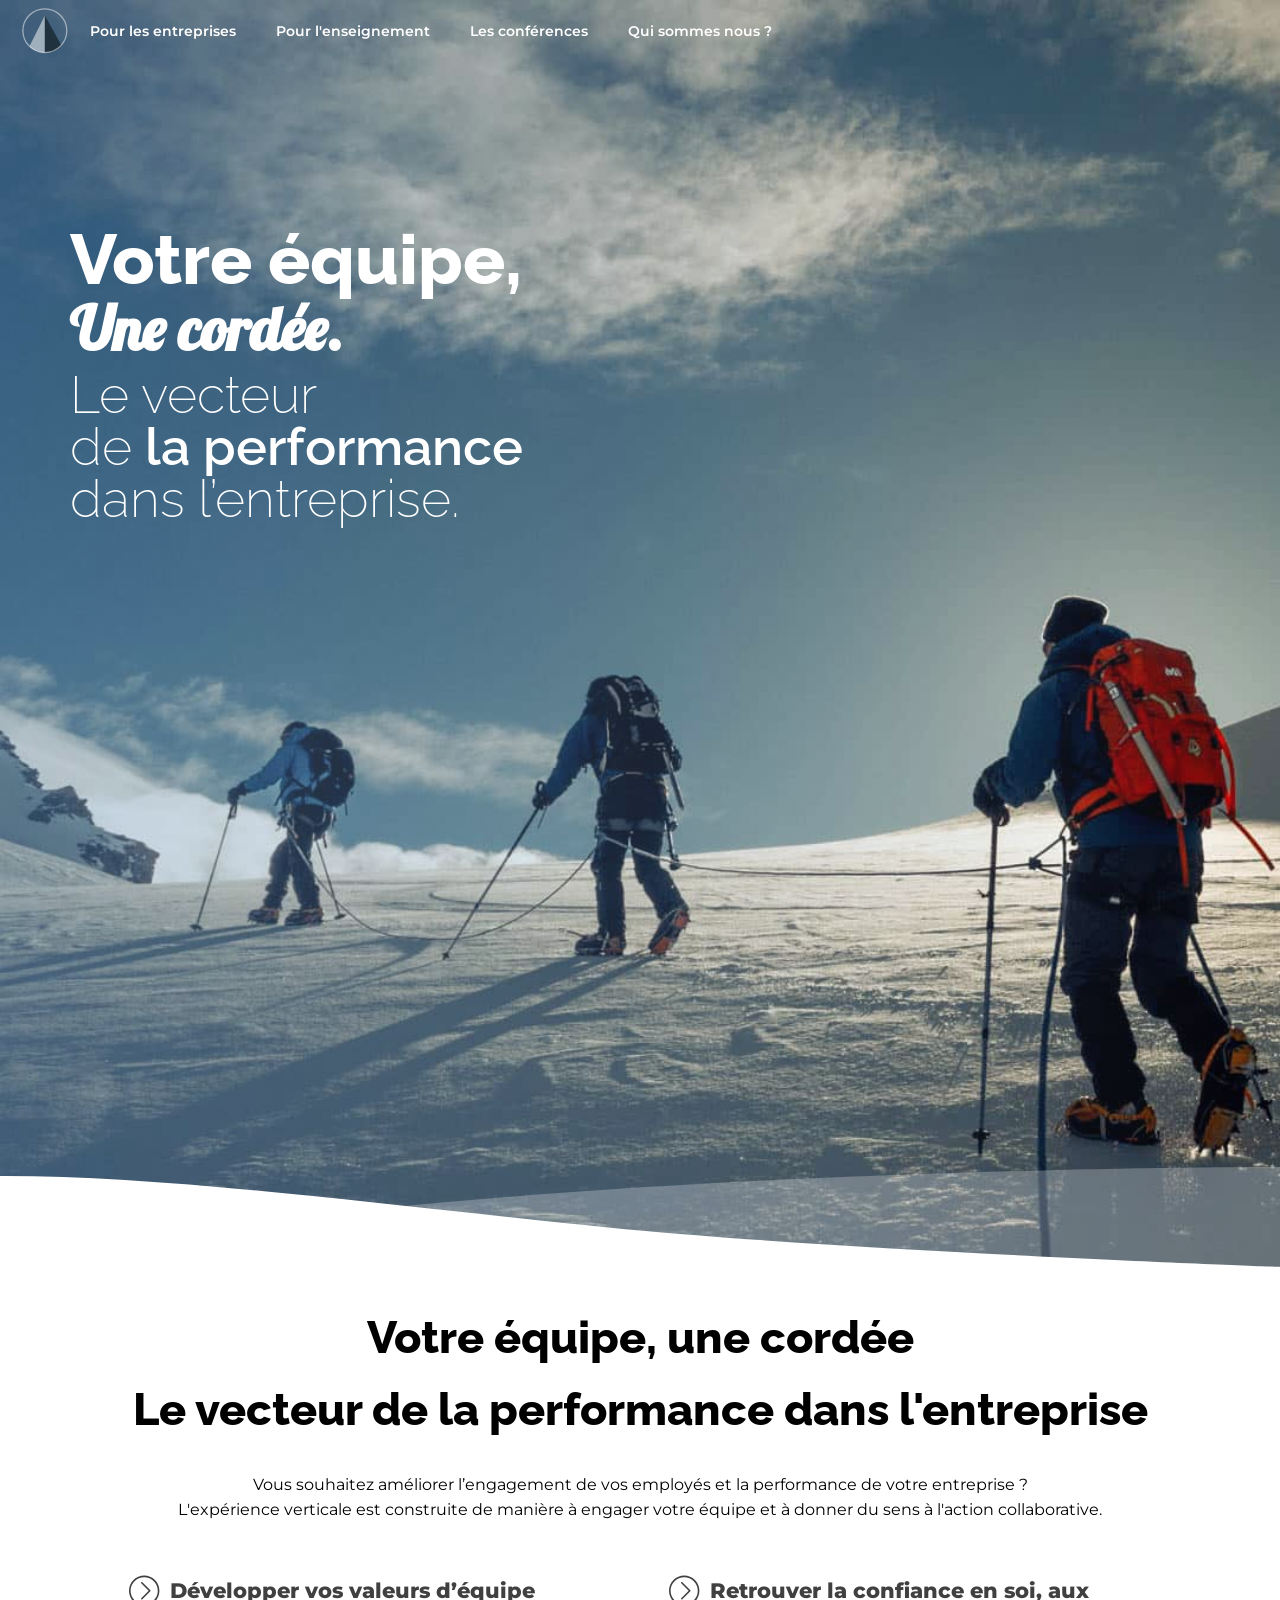
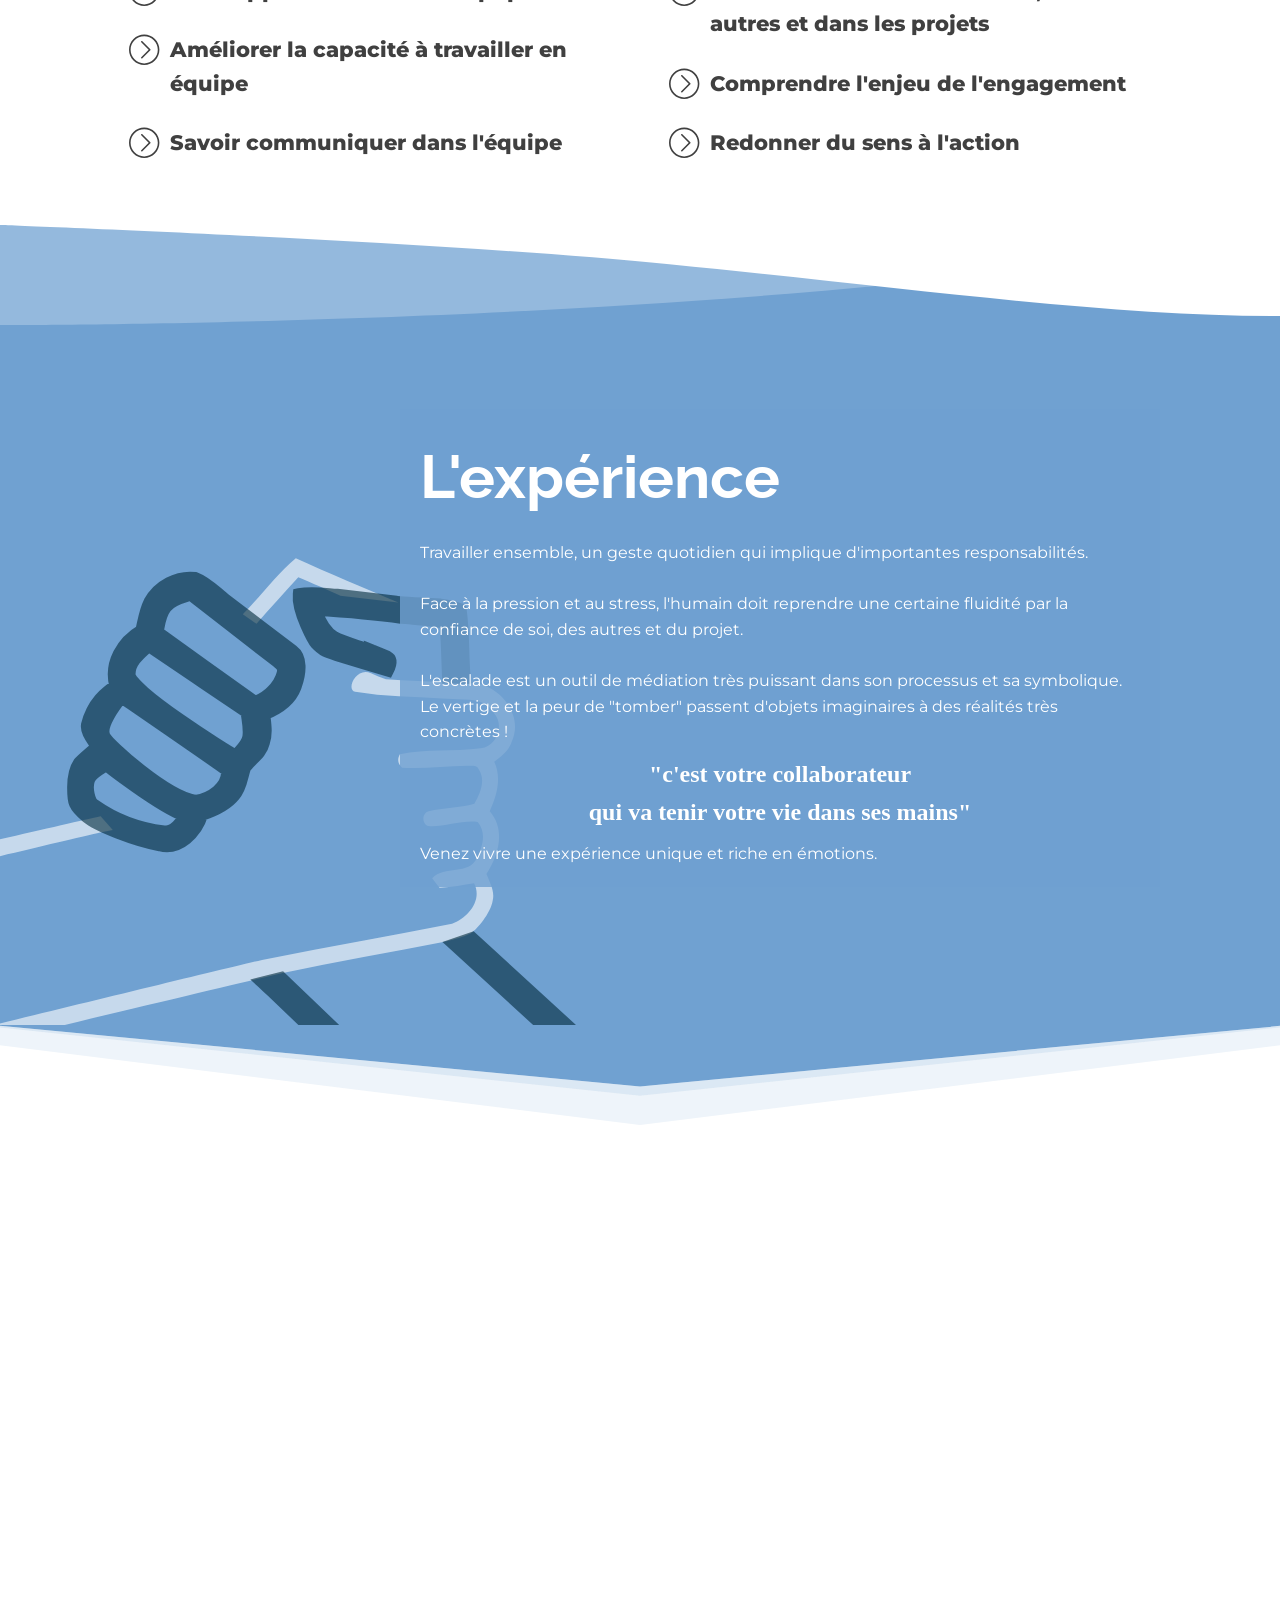
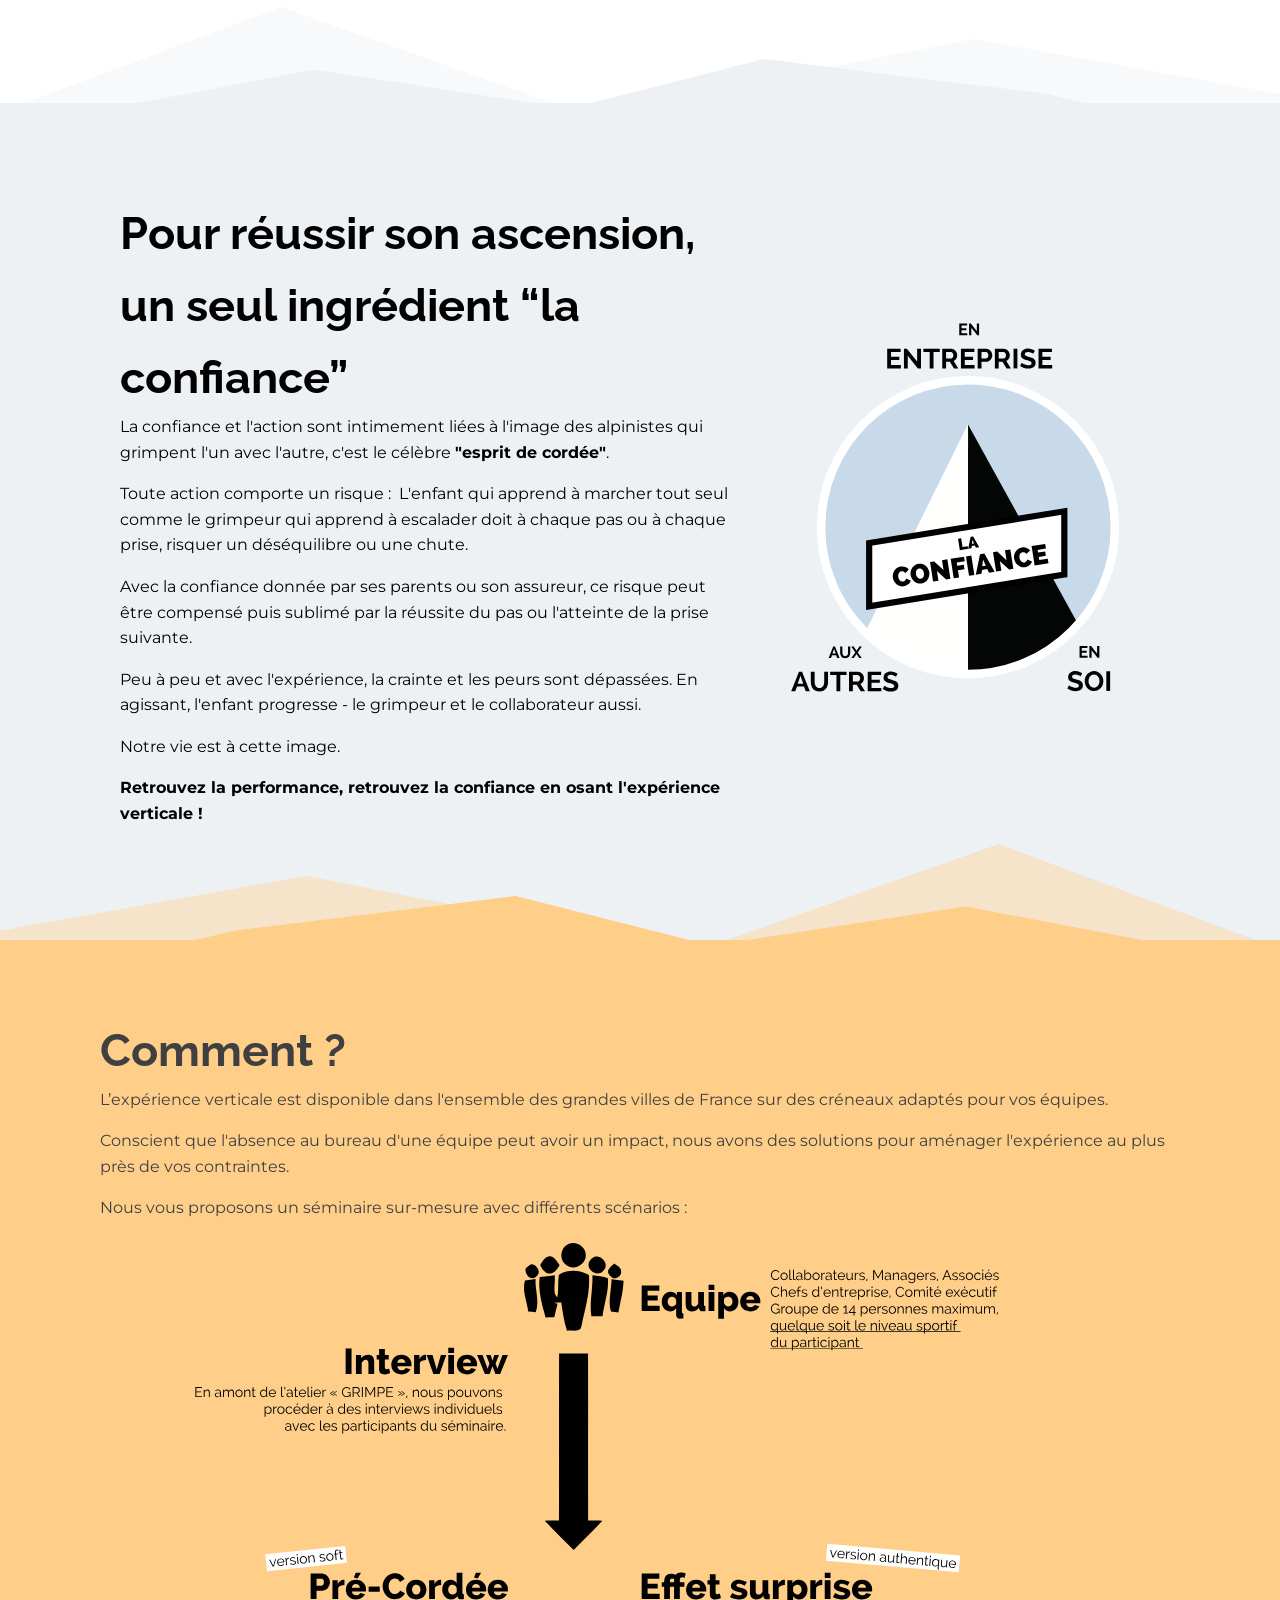
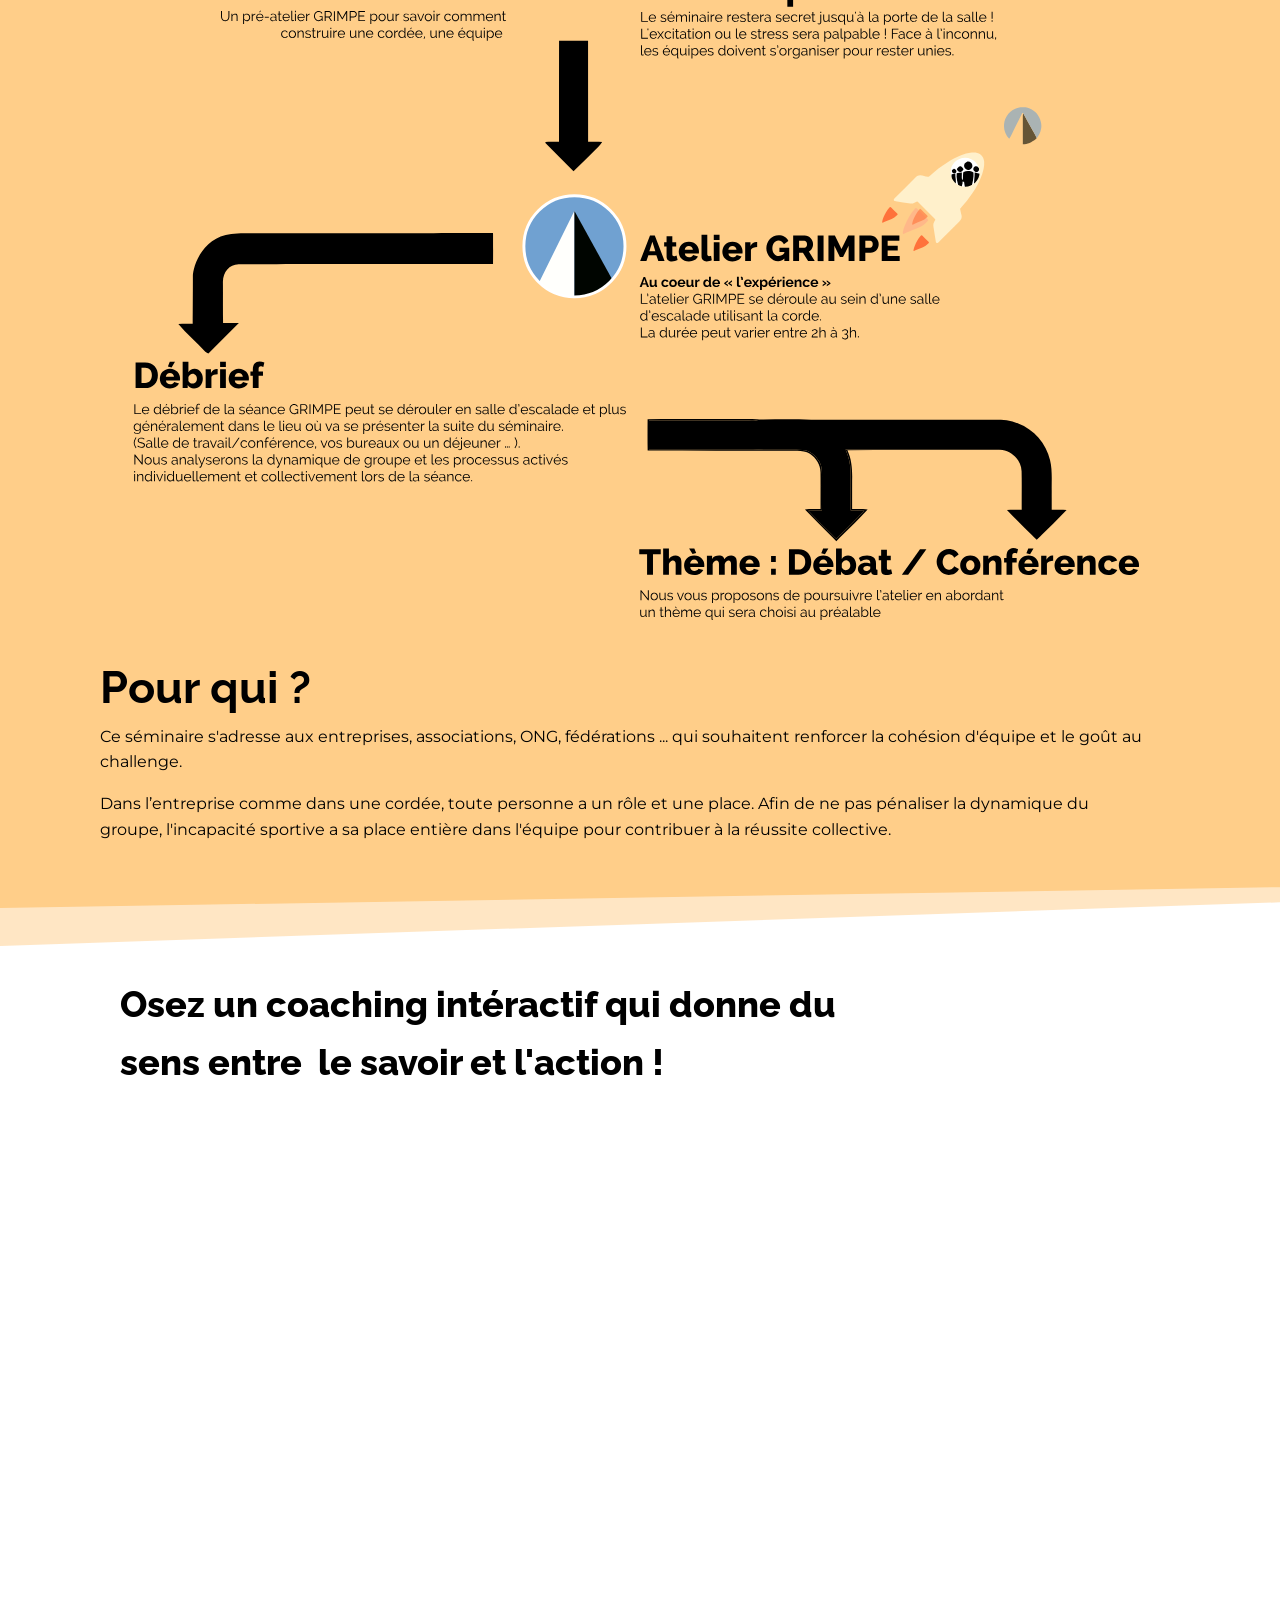
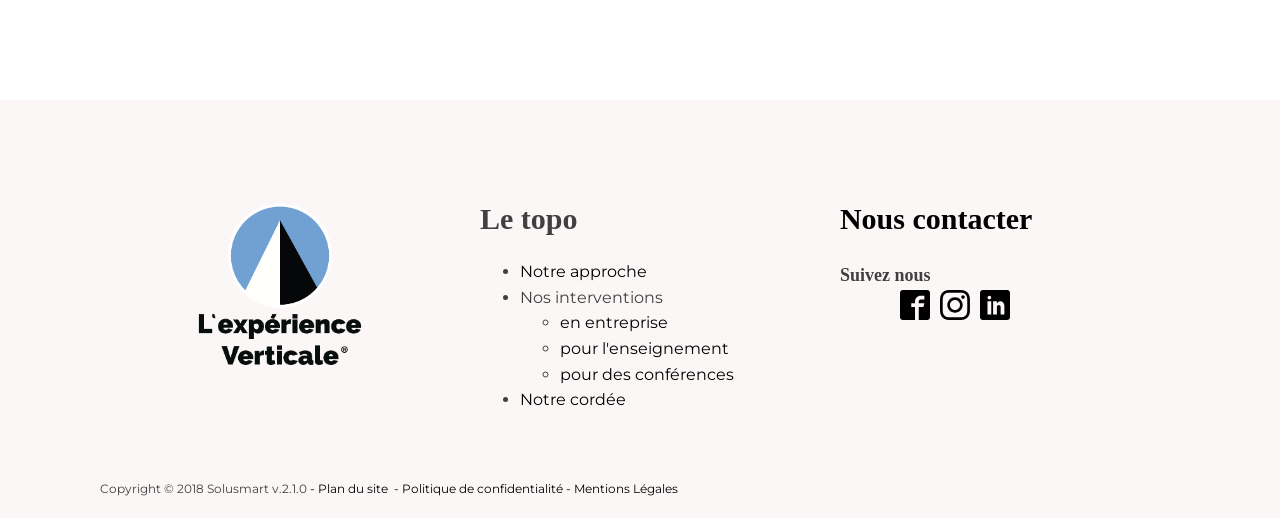
<file: pour-les-entreprises/index.html>
<!DOCTYPE html>
<html lang="fr-FR">
<head>
<meta charset="UTF-8">
<meta name="viewport" content="width=device-width, initial-scale=1.0">
<title>L&#x27;expérience Verticale Pour les entreprises - Coaching d&#x27;équipe</title>
<meta name="description" content="&quot;L’expérience verticale&quot; est un coaching d&#x27;équipe axé sur les impacts des aptitudes d’intelligence relationnelle (structuration, sa cohésion et son leadership)">
<meta name="robots" content="index, follow, max-image-preview:large, max-snippet:-1, max-video-preview:-1">
<link rel="canonical" href="https://www.experience-verticale.com/pour-les-entreprises/">
<meta property="og:locale" content="fr_FR">
<meta property="og:type" content="article">
<meta property="og:title" content="L&#x27;expérience Verticale Pour les entreprises - Coaching d&#x27;équipe">
<meta property="og:description" content="&quot;L’expérience verticale&quot; est un coaching d&#x27;équipe axé sur les impacts des aptitudes d’intelligence relationnelle (structuration, sa cohésion et son leadership)">
<meta property="og:image" content="https://www.experience-verticale.com/assets/img/la-cordee-dans-un-elan-de-performance.jpg">
<meta property="og:image:width" content="1900">
<meta property="og:image:height" content="1069">
<meta property="og:image:type" content="image/jpeg">
<meta property="og:url" content="https://www.experience-verticale.com/pour-les-entreprises/">
<meta property="og:site_name" content="L&#039;expérience Verticale">
<meta name="twitter:card" content="summary_large_image">
<link rel="icon" href="../assets/img/favicon-32x32.png" sizes="32x32">
<link rel="icon" href="../assets/img/favicon-192x192.png" sizes="192x192">
<link rel="apple-touch-icon" href="../assets/img/favicon-180x180.png">
<meta name="msapplication-TileImage" content="../assets/img/favicon-270x270.png">
<link rel="preconnect" href="https://fonts.bunny.net">
<link rel="stylesheet" href="https://fonts.bunny.net/css?family=montserrat:100,200,300,400,500,600,700,800,900|raleway:100,200,300,400,500,600,700,800,900|source-sans-pro:200,300,400,600,700,900|lobster:400&display=swap">
<link rel="stylesheet" href="../assets/css/base.css">
<link rel="stylesheet" href="../assets/css/layout.css">
<link rel="stylesheet" href="../assets/css/template-24.css">
<link rel="stylesheet" href="../assets/css/pages/pour-les-entreprises.css">
<link rel="stylesheet" href="../assets/css/universal.css">
<script type="application/ld+json">{"@context":"https:\/\/schema.org","@graph":[{"@type":"WebPage","@id":"https:\/\/www.experience-verticale.com\/pour-les-entreprises\/","url":"https:\/\/www.experience-verticale.com\/pour-les-entreprises\/","name":"L&#039;expérience Verticale Pour les entreprises - Coaching d'équipe","isPartOf":{"@id":"https:\/\/www.experience-verticale.com\/#website"},"datePublished":"2019-02-04T21:12:43+00:00","dateModified":"2019-02-07T08:01:05+00:00","description":"\"L’expérience verticale\" est un coaching d'équipe axé sur les impacts des aptitudes d’intelligence relationnelle (structuration, sa cohésion et son leadership)","breadcrumb":{"@id":"https:\/\/www.experience-verticale.com\/pour-les-entreprises\/#breadcrumb"},"inLanguage":"fr-FR","potentialAction":[{"@type":"ReadAction","target":["https:\/\/www.experience-verticale.com\/pour-les-entreprises\/"]}]},{"@type":"BreadcrumbList","@id":"https:\/\/www.experience-verticale.com\/pour-les-entreprises\/#breadcrumb","itemListElement":[{"@type":"ListItem","position":1,"name":"Accueil","item":"https:\/\/www.experience-verticale.com\/"},{"@type":"ListItem","position":2,"name":"Pour les entreprises"}]},{"@type":"WebSite","@id":"https:\/\/www.experience-verticale.com\/#website","url":"https:\/\/www.experience-verticale.com\/","name":"L&#039;expérience Verticale","description":"Une aventure au coeur de la performance","inLanguage":"fr-FR"}]}</script>
<script async src="https://www.googletagmanager.com/gtag/js?id=GT-WRCR4NZ"></script>
<script>window.dataLayer=window.dataLayer||[];function gtag(){dataLayer.push(arguments);}gtag("js",new Date());gtag("config","GT-WRCR4NZ");</script>
<script src="../assets/js/main.js" defer></script>
</head>
<body class="oxy-overlay-header oxygen-body">
<header id="_header-68-10" class="oxy-header-wrapper oxy-sticky-header oxy-overlay-header oxy-header" ><div id="_header_row-69-10" class="oxygen-hide-in-sticky oxygen-only-show-in-overlay oxy-header-row" ><div class="oxy-header-container"><div id="_header_left-70-10" class="oxy-header-left" ><a id="link-256-17" class="ct-link" href="/" target="_self"  ><img  id="image-75-10" alt="" src="../assets/img/logo-LEXP-OPA.svg" class="ct-image"/></a><nav id="_nav_menu-74-10" class="oxy-nav-menu oxy-nav-menu-dropdowns oxy-nav-menu-dropdown-arrow oxy-nav-menu-responsive-dropdowns" ><div class='oxy-menu-toggle'><div class='oxy-nav-menu-hamburger-wrap'><div class='oxy-nav-menu-hamburger'><div class='oxy-nav-menu-hamburger-line'></div><div class='oxy-nav-menu-hamburger-line'></div><div class='oxy-nav-menu-hamburger-line'></div></div></div></div><div class="menu-fr_top_menu-container"><ul id="menu-fr_top_menu" class="oxy-nav-menu-list"><li class="menu-item"><a href="../pour-les-entreprises/" aria-current="page">Pour les entreprises</a></li>
<li class="menu-item"><a href="../pour-lenseignement/">Pour l'enseignement</a></li>
<li class="menu-item"><a href="../les-conferences/">Les conférences</a></li>
<li class="menu-item"><a href="../qui-sommes-nous/">Qui sommes nous ?</a></li>
</ul></div></nav></div><div id="_header_center-71-10" class="oxy-header-center" ></div><div id="_header_right-72-10" class="oxy-header-right" ></div></div></div><div id="_header_row-77-10" class="oxygen-show-in-sticky-only oxygen-only-show-in-overlay oxy-header-row" ><div class="oxy-header-container"><div id="_header_left-78-10" class="oxy-header-left" ><a id="link-468-17" class="ct-link" href="../" target="_self"  ><img  id="image-79-10" alt="" src="../assets/img/logo-LEXP-M.svg" class="ct-image"/></a><nav id="_nav_menu-80-10" class="oxy-nav-menu oxy-nav-menu-dropdowns oxy-nav-menu-dropdown-arrow oxy-nav-menu-responsive-dropdowns" ><div class='oxy-menu-toggle'><div class='oxy-nav-menu-hamburger-wrap'><div class='oxy-nav-menu-hamburger'><div class='oxy-nav-menu-hamburger-line'></div><div class='oxy-nav-menu-hamburger-line'></div><div class='oxy-nav-menu-hamburger-line'></div></div></div></div><div class="menu-fr_top_menu-container"><ul id="menu-fr_top_menu-1" class="oxy-nav-menu-list"><li class="menu-item"><a href="../pour-les-entreprises/" aria-current="page">Pour les entreprises</a></li>
<li class="menu-item"><a href="../pour-lenseignement/">Pour l'enseignement</a></li>
<li class="menu-item"><a href="../les-conferences/">Les conférences</a></li>
<li class="menu-item"><a href="../qui-sommes-nous/">Qui sommes nous ?</a></li>
</ul></div></nav></div><div id="_header_center-81-10" class="oxy-header-center" ></div><div id="_header_right-82-10" class="oxy-header-right" ></div></div></div></header>
				<section id="section-3-10" class=" ct-section" ><div class="ct-section-inner-wrap"><div id="code_block-61-10" class="ct-code-block" ><svg xmlns="http://www.w3.org/2000/svg" viewBox="0 0 1000 279.24" preserveAspectRatio="none"><path d="M1000 0S331.54-4.18 0 279.24h1000z" opacity=".25"/><path d="M1000 279.24s-339.56-44.3-522.95-109.6S132.86 23.76 0 25.15v254.09z"/></svg>
    </div><div id="div_block-88-10" class="ct-div-block" ><h1 id="headline-278-17" class="ct-headline">Votre équipe,</h1><h1 id="headline-259-17" class="ct-headline">Une cordée.</h1><h1 id="headline-83-10" class="ct-headline">Le vecteur <br>de <span id="span-282-17" class="ct-span" >la performance</span><br>dans l’entreprise.<br></h1></div></div></section><section id="section-16-10" class=" ct-section" ><div class="ct-section-inner-wrap"><div id="div_block-107-10" class="ct-div-block" ><h1 id="headline-22-10" class="ct-headline">Votre équipe, une cordée<br><span id="span-343-17" class="ct-span" >Le vecteur de la performance dans l'entreprise</span></h1><div id="text_block-139-10" class="ct-text-block" ><br>Vous souhaitez améliorer l’engagement de vos employés et la performance de votre entreprise ?<br>L'expérience verticale est construite de manière à engager votre équipe et à donner du sens à l'action collaborative.<strike></strike></div></div><div id="new_columns-114-10" class="ct-new-columns" ><div id="div_block-115-10" class="ct-div-block" >
        <div id='_icon_box-198-17' class='oxy-icon-box' >
          <div class='oxy-icon-box-icon'>
              <div id="fancy_icon-199-17" class="ct-fancy-icon" ><svg id="svg-fancy_icon-199-17"><use xlink:href="#Lineariconsicon-chevron-right-circle"></use></svg></div>          </div>
          <div class='oxy-icon-box-content'>
            <h2 id='_icon_box-198-17_heading' class='oxy-icon-box-heading oxygenberg-_icon_box-198-17_heading'>
              Développer vos valeurs d’équipe            </h2>
            <p id='_icon_box-198-17_text' class='oxy-icon-box-text oxygenberg-_icon_box-198-17_text'>
              &nbsp;            </p>
            <div class='oxy-icon-box-link'>
                          </div>
          </div>
        </div>
        <div id='_icon_box-212-17' class='oxy-icon-box' >
          <div class='oxy-icon-box-icon'>
              <div id="fancy_icon-213-17" class="ct-fancy-icon" ><svg id="svg-fancy_icon-213-17"><use xlink:href="#Lineariconsicon-chevron-right-circle"></use></svg></div>          </div>
          <div class='oxy-icon-box-content'>
            <h2 id='_icon_box-212-17_heading' class='oxy-icon-box-heading oxygenberg-_icon_box-212-17_heading'>
              Améliorer la capacité à travailler en équipe            </h2>
            <p id='_icon_box-212-17_text' class='oxy-icon-box-text oxygenberg-_icon_box-212-17_text'>
              &nbsp;            </p>
            <div class='oxy-icon-box-link'>
                          </div>
          </div>
        </div>
        <div id='_icon_box-210-17' class='oxy-icon-box' >
          <div class='oxy-icon-box-icon'>
              <div id="fancy_icon-211-17" class="ct-fancy-icon" ><svg id="svg-fancy_icon-211-17"><use xlink:href="#Lineariconsicon-chevron-right-circle"></use></svg></div>          </div>
          <div class='oxy-icon-box-content'>
            <h2 id='_icon_box-210-17_heading' class='oxy-icon-box-heading oxygenberg-_icon_box-210-17_heading'>
              Savoir communiquer dans l'équipe            </h2>
            <p id='_icon_box-210-17_text' class='oxy-icon-box-text oxygenberg-_icon_box-210-17_text'>
              &nbsp;            </p>
            <div class='oxy-icon-box-link'>
                          </div>
          </div>
        </div>
        </div><div id="div_block-116-10" class="ct-div-block" >
        <div id='_icon_box-214-17' class='oxy-icon-box' >
          <div class='oxy-icon-box-icon'>
              <div id="fancy_icon-215-17" class="ct-fancy-icon" ><svg id="svg-fancy_icon-215-17"><use xlink:href="#Lineariconsicon-chevron-right-circle"></use></svg></div>          </div>
          <div class='oxy-icon-box-content'>
            <h2 id='_icon_box-214-17_heading' class='oxy-icon-box-heading oxygenberg-_icon_box-214-17_heading'>
              Retrouver la confiance en soi, aux autres et dans les projets            </h2>
            <p id='_icon_box-214-17_text' class='oxy-icon-box-text oxygenberg-_icon_box-214-17_text'>
              &nbsp;            </p>
            <div class='oxy-icon-box-link'>
                          </div>
          </div>
        </div>
        <div id='_icon_box-219-17' class='oxy-icon-box' >
          <div class='oxy-icon-box-icon'>
              <div id="fancy_icon-220-17" class="ct-fancy-icon" ><svg id="svg-fancy_icon-220-17"><use xlink:href="#Lineariconsicon-chevron-right-circle"></use></svg></div>          </div>
          <div class='oxy-icon-box-content'>
            <h2 id='_icon_box-219-17_heading' class='oxy-icon-box-heading oxygenberg-_icon_box-219-17_heading'>
              Comprendre l'enjeu de l'engagement            </h2>
            <p id='_icon_box-219-17_text' class='oxy-icon-box-text oxygenberg-_icon_box-219-17_text'>
              &nbsp;            </p>
            <div class='oxy-icon-box-link'>
                          </div>
          </div>
        </div>
        <div id='_icon_box-217-17' class='oxy-icon-box' >
          <div class='oxy-icon-box-icon'>
              <div id="fancy_icon-218-17" class="ct-fancy-icon" ><svg id="svg-fancy_icon-218-17"><use xlink:href="#Lineariconsicon-chevron-right-circle"></use></svg></div>          </div>
          <div class='oxy-icon-box-content'>
            <h2 id='_icon_box-217-17_heading' class='oxy-icon-box-heading oxygenberg-_icon_box-217-17_heading'>
              Redonner du sens à l'action            </h2>
            <p id='_icon_box-217-17_text' class='oxy-icon-box-text oxygenberg-_icon_box-217-17_text'>
              &nbsp;            </p>
            <div class='oxy-icon-box-link'>
                          </div>
          </div>
        </div>
        </div></div></div></section><section id="section-239-17" class=" ct-section" ><div class="ct-section-inner-wrap"><div id="code_block-241-17" class="ct-code-block" ><svg xmlns="http://www.w3.org/2000/svg" viewBox="0 0 1000 279.24" preserveAspectRatio="none"><path d="M1000 0S331.54-4.18 0 279.24h1000z" opacity=".25"/><path d="M1000 279.24s-339.56-44.3-522.95-109.6S132.86 23.76 0 25.15v254.09z"/></svg>
    </div></div></section><section id="section-17-10" class=" ct-section" ><div class="ct-section-inner-wrap"><div id="div_block-229-17" class="ct-div-block" ><h1 id="headline-242-17" class="ct-headline">L'expérience</h1><div id="text_block-226-17" class="ct-text-block" >Travailler ensemble, un geste quotidien qui implique d'importantes responsabilités.<br><br>Face à la pression et au stress, l'humain doit reprendre une certaine fluidité par la confiance de soi, des autres et du projet.<br><br>L'escalade est un outil de médiation très puissant dans son processus et sa symbolique. Le vertige et la peur de "tomber" passent d'objets imaginaires à des réalités très concrètes !</div><h1 id="headline-231-17" class="ct-headline">"c'est votre collaborateur<br>qui va tenir votre vie dans ses mains"</h1><div id="text_block-232-17" class="ct-text-block" >Venez vivre une expérience unique et riche en émotions.</div></div></div></section><section id="section-250-17" class=" ct-section" ><div class="ct-section-inner-wrap"><div id="code_block-246-17" class="ct-code-block" ><svg xmlns="http://www.w3.org/2000/svg" viewBox="0 0 1000 491.58" preserveAspectRatio="none"><g style="isolation:isolate"><path d="M1000 479.4v-87.96L500 0 0 391.46v87.96l500-335.94 500 335.92z" opacity=".12" style="mix-blend-mode:overlay"/><path d="M1000 487.31v-7.91L500 143.48 0 479.42v7.91l500-297.96 500 297.94z" opacity=".25" style="mix-blend-mode:overlay"/><path d="M1000 487.31L500 189.37 0 487.33v4.25h1000v-4.27z"/></g></svg>
    </div></div></section><section id="section-225-17" class=" ct-section" ><div class="ct-section-inner-wrap"><h1 id="headline-248-17" class="ct-headline">MOBILISEZ L'ENERGIE D'ÉQUIPE</h1><h1 id="headline-255-17" class="ct-headline">DANS L’ACTION</h1><div id="code_block-320-17" class="ct-code-block" ><svg version="1.1"  xmlns="http://www.w3.org/2000/svg" xmlns:xlink="http://www.w3.org/1999/xlink" xml:space="preserve">
<polyline opacity="0.4"  points="-1,232 -1,109.5 281.271,4 587.097,112 973.577,36 1197.472,76 1598,148 1794,96 
	2162,114 3400,176 3400,267 -1,232 "/>
<polygon  points="-1,268 -1,126.5 314.182,66.5 569.049,105.5 764.429,56 1044.593,90.5 1273,144.5 1613,148 1937,77 
	2227,176 3400,202 3400,267 "/>
</svg>
    </div></div></section><section id="section-247-17" class=" ct-section" ><div class="ct-section-inner-wrap"><div id="new_columns-263-17" class="ct-new-columns" ><div id="div_block-264-17" class="ct-div-block" ><h1 id="headline-266-17" class="ct-headline">Pour réussir son ascension, un seul ingrédient “la confiance”</h1><div id="_rich_text-267-17" class="oxy-rich-text" ><p>La confiance et l'action sont intimement liées à l'image des alpinistes qui grimpent l'un avec l'autre, c'est le célèbre <strong>"esprit de cordée"</strong>.</p><p>Toute action comporte un risque :  L'enfant qui apprend à marcher tout seul comme le grimpeur qui apprend à escalader doit à chaque pas ou à chaque prise, risquer un déséquilibre ou une chute.</p><p>Avec la confiance donnée par ses parents ou son assureur, ce risque peut être compensé puis sublimé par la réussite du pas ou l'atteinte de la prise suivante.</p><p>Peu à peu et avec l'expérience, la crainte et les peurs sont dépassées. En agissant, l'enfant progresse - le grimpeur et le collaborateur aussi.</p><p>Notre vie est à cette image.</p><p><strong>Retrouvez la performance, retrouvez la confiance en osant l'expérience verticale !</strong></p></div></div><div id="div_block-265-17" class="ct-div-block" ><img  id="image-268-17" alt="" src="../assets/img/L-experience-verticale-Confiance.svg" class="ct-image"/></div></div><div id="code_block-321-17" class="ct-code-block" ><svg version="1.1"  xmlns="http://www.w3.org/2000/svg" xmlns:xlink="http://www.w3.org/1999/xlink" xml:space="preserve">
<polyline opacity="0.4"  points="-1,232 -1,109.5 281.271,4 587.097,112 973.577,36 1197.472,76 1598,148 1794,96 
	2162,114 3400,176 3400,267 -1,232 "/>
<polygon  points="-1,268 -1,126.5 314.182,66.5 569.049,105.5 764.429,56 1044.593,90.5 1273,144.5 1613,148 1937,77 
	2227,176 3400,202 3400,267 "/>
</svg>
    </div></div></section><section id="section-262-17" class=" ct-section" ><div class="ct-section-inner-wrap"><div id="div_block-289-17" class="ct-div-block" ><h1 id="headline-285-17" class="ct-headline">Comment ?</h1><div id="_rich_text-287-17" class="oxy-rich-text" ><p>L’expérience verticale est disponible dans l'ensemble des grandes villes de France sur des créneaux adaptés pour vos équipes.</p><p>Conscient que l'absence au bureau d'une équipe peut avoir un impact, nous avons des solutions pour aménager l'expérience au plus près de vos contraintes.</p><p><span style="font-weight: 400;">Nous vous proposons un séminaire sur-mesure avec différents scénarios :</span></p></div></div><div id="div_block-292-17" class="ct-div-block" ><img  id="image-290-17" alt="" src="../assets/img/Schema-E-web.svg" class="ct-image"/><div id="div_block-376-17" class="ct-div-block" ><div id="div_block-325-17" class="ct-div-block" ><div id="_toggle-328-17" class="oxy-toggle toggle-8798 toggle-8798-expanded"  data-oxy-toggle-initial-state="closed" data-oxy-toggle-active-class="toggle-8798-expanded" >
			<div class='oxy-expand-collapse-icon' href='#'></div>
			<div class='oxy-toggle-content'>
                <h1 id="headline-329-17" class="ct-headline">Interview</h1>			</div>
		</div><div id="text_block-330-17" class="ct-text-block" >En amont de l’atelier « GRIMPE », nous pouvons procéder à des interviews individuels avec les participants du séminaire.<br><br></div></div><div id="div_block-380-17" class="ct-div-block" ><div id="_toggle-381-17" class="oxy-toggle toggle-8798 toggle-8798-expanded"  data-oxy-toggle-initial-state="closed" data-oxy-toggle-active-class="toggle-8798-expanded" >
			<div class='oxy-expand-collapse-icon' href='#'></div>
			<div class='oxy-toggle-content'>
                <h1 id="headline-382-17" class="ct-headline">Scénarios</h1>			</div>
		</div><div id="text_block-383-17" class="ct-text-block" ><div style="text-align: left;">Deux scénarios :&nbsp;</div><div style="text-align: left;"><b><u><span id="span-399-17" class="ct-span" >Pré-Cordée</span></u></b></div><div style="text-align: left;">Un pré-atelier GRIMPE pour savoir comment construire une cordée, une équipe&nbsp;</div><b><div style="text-align: left;"></div><u><span id="span-394-17" class="ct-span" >Effet surprise</span></u></b><br>Le séminaire restera secret jusqu'à la porte de la salle !<br>L'excitation ou le stress sera palpable ! Face à l’inconnu, les équipes doivent s’organiser pour rester unies.<br><br></div></div><div id="div_block-405-17" class="ct-div-block" ><div id="_toggle-406-17" class="oxy-toggle toggle-8798 toggle-8798-expanded"  data-oxy-toggle-initial-state="closed" data-oxy-toggle-active-class="toggle-8798-expanded" >
			<div class='oxy-expand-collapse-icon' href='#'></div>
			<div class='oxy-toggle-content'>
                <h1 id="headline-407-17" class="ct-headline">Atelier grimpe<br></h1>			</div>
		</div><div id="text_block-408-17" class="ct-text-block" ><b>Au coeur de « l’expérience »</b><br>L’atelier GRIMPE se déroule au sein d’une salle d’escalade utilisant la corde. La durée peut varier entre 2h à 3h.<br><br></div></div><div id="div_block-451-17" class="ct-div-block" ><div id="_toggle-452-17" class="oxy-toggle toggle-8798 toggle-8798-expanded"  data-oxy-toggle-initial-state="closed" data-oxy-toggle-active-class="toggle-8798-expanded" >
			<div class='oxy-expand-collapse-icon' href='#'></div>
			<div class='oxy-toggle-content'>
                <h1 id="headline-453-17" class="ct-headline">Débrief<br></h1>			</div>
		</div><div id="text_block-454-17" class="ct-text-block" ><b></b>Le débrief de la séance GRIMPE peut se dérouler en salle d’escalade et plus généralement dans le lieu où va se présenter la suite du séminaire. (Salle de travail/conférence, vos bureaux ou un déjeuner … ). Nous analyserons la dynamique de groupe et les processus activés individuellement et collectivement lors de la séance.<br><br></div></div><div id="div_block-457-17" class="ct-div-block" ><div id="_toggle-458-17" class="oxy-toggle toggle-8798 toggle-8798-expanded"  data-oxy-toggle-initial-state="closed" data-oxy-toggle-active-class="toggle-8798-expanded" >
			<div class='oxy-expand-collapse-icon' href='#'></div>
			<div class='oxy-toggle-content'>
                <h1 id="headline-459-17" class="ct-headline">Thème<br></h1>			</div>
		</div><div id="text_block-460-17" class="ct-text-block" ><b></b><span id="span-466-17" class="ct-span" >Débat / Conférence</span><br>Nous vous proposons de poursuivre l’atelier en abordant un thème qui sera choisi au préalable<br></div></div></div></div><div id="div_block-297-17" class="ct-div-block" ><h1 id="headline-298-17" class="ct-headline">Pour qui ?</h1><div id="_rich_text-299-17" class="oxy-rich-text" ><p>Ce séminaire s'adresse aux entreprises, associations, ONG, fédérations ... qui souhaitent renforcer la cohésion d'équipe et le goût au challenge. </p><p>Dans l’entreprise comme dans une cordée, toute personne a un rôle et une place. Afin de ne pas pénaliser la dynamique du groupe, l'incapacité sportive a sa place entière dans l'équipe pour contribuer à la réussite collective.</p></div></div><div id="code_block-319-17" class="ct-code-block" ><svg version="1.1" xmlns="http://www.w3.org/2000/svg" xmlns:xlink="http://www.w3.org/1999/xlink"
	   xml:space="preserve">
<polygon opacity="0.5" points="3048.125,103.978 0,91.978 0,-0.022 "/>
<polygon points="4048.125,103.978 0,103.978 0,37.978 "/>
</svg></div></div></section><section id="section-270-17" class=" ct-section" ><div class="ct-section-inner-wrap"><div id="new_columns-302-17" class="ct-new-columns" ><div id="div_block-303-17" class="ct-div-block" ><h1 id="headline-305-17" class="ct-headline">Osez un coaching intéractif qui donne du sens entre&nbsp; le savoir et&nbsp;l'action !</h1></div><div id="div_block-304-17" class="ct-div-block" ></div></div><div id="code_block-318-17" class="ct-code-block" ><svg version="1.1" xmlns="http://www.w3.org/2000/svg" xmlns:xlink="http://www.w3.org/1999/xlink"
	   xml:space="preserve">
<polygon opacity="0.5" points="3048.125,103.978 0,91.978 0,-0.022 "/>
<polygon points="4048.125,103.978 0,103.978 0,37.978 "/>
</svg></div></div></section><section id="section-309-17" class=" ct-section" ><div class="ct-section-inner-wrap"><h1 id="headline-311-17" class="ct-headline">Dans l’entreprise comme dans la vie, on est tous des grimpeurs</h1><h1 id="headline-313-17" class="ct-headline">Christophe Bichet</h1></div></section><section id="section-24-10" class=" ct-section" ><div class="ct-section-inner-wrap"><div id="new_columns-140-10" class="ct-new-columns" ><div id="div_block-141-10" class="ct-div-block" ><div id="div_block-145-10" class="ct-div-block" ><img  id="image-44-32" alt="" src="../assets/img/logo-EV-carre-trs.png" class="ct-image"/><img  id="image-45-32" alt="" src="../assets/img/logo-LEXP-M-500px.png" class="ct-image"/></div></div><div id="div_block-142-10" class="ct-div-block" ><div id="div_block-18-32" class="ct-div-block" ><h1 id="headline-152-10" class="ct-headline">Le topo<br></h1><div id="_rich_text-161-10" class="oxy-rich-text" ><ul><li><a href="../">Notre approche</a></li><li>Nos interventions<ul><li><a href="../pour-les-entreprises/">en entreprise</a></li><li><a href="../pour-lenseignement/">pour l'enseignement</a></li><li><a href="../les-conferences/">pour des conférences</a></li></ul></li><li><a href="../qui-sommes-nous/">Notre cordée</a></li></ul></div></div></div><div id="div_block-143-10" class="ct-div-block" ><a id="link-43-32" class="ct-link" href="mailto:contact@experience-verticale.com"  ><h1 id="headline-25-32" class="ct-headline">Nous contacter</h1></a><h1 id="headline-33-32" class="ct-headline">Suivez nous</h1><div id="_social_icons-35-32" class="oxy-social-icons" ><a href='https://www.facebook.com/experienceverticale' target='_blank' class='oxy-social-icons-facebook'><svg><title>Visit our Facebook</title><use xlink:href='#oxy-social-icons-icon-facebook-blank'></use></svg></a><a href='https://www.instagram.com/experienceverticale/' target='_blank' class='oxy-social-icons-instagram'><svg><title>Visit our Instagram</title><use xlink:href='#oxy-social-icons-icon-instagram-blank'></use></svg></a><a href='https://www.linkedin.com/company/experienceverticale/' target='_blank' class='oxy-social-icons-linkedin'><svg><title>Visit our LinkedIn</title><use xlink:href='#oxy-social-icons-icon-linkedin-blank'></use></svg></a></div></div></div><div id="div_block-149-10" class="ct-div-block" ><div id="text_block-150-10" class="ct-text-block" >Copyright © 2018 Solusmart v.2.1.0</div><a id="text_block-52-32" class="ct-link-text" href="../plan-du-site/" target="_self"  >&nbsp;-&nbsp;Plan du site&nbsp;</a><a id="link_text-56-32" class="ct-link-text" href="../politique-de-confidentialite/" target="_self"  >&nbsp;- Politique de confidentialité</a><a id="link_text-58-32" class="ct-link-text" href="../mentions-legales/" target="_self"  >&nbsp;- Mentions Légales</a></div></div></section>	
<?xml version="1.0"?><svg xmlns="http://www.w3.org/2000/svg" xmlns:xlink="http://www.w3.org/1999/xlink" style="position: absolute; width: 0; height: 0; overflow: hidden;" version="1.1"><defs><symbol id="Lineariconsicon-chevron-right-circle" viewBox="0 0 20 20"><title>chevron-right-circle</title><path class="path1" d="M16.218 3.782c-1.794-1.794-4.18-2.782-6.718-2.782s-4.923 0.988-6.718 2.782-2.782 4.18-2.782 6.717 0.988 4.923 2.782 6.718 4.18 2.782 6.718 2.782 4.923-0.988 6.718-2.782 2.782-4.18 2.782-6.718-0.988-4.923-2.782-6.717zM9.5 19c-4.687 0-8.5-3.813-8.5-8.5s3.813-8.5 8.5-8.5c4.687 0 8.5 3.813 8.5 8.5s-3.813 8.5-8.5 8.5z"/><path class="path2" d="M8 16c-0.128 0-0.256-0.049-0.354-0.146-0.195-0.195-0.195-0.512 0-0.707l4.646-4.646-4.646-4.646c-0.195-0.195-0.195-0.512 0-0.707s0.512-0.195 0.707 0l5 5c0.195 0.195 0.195 0.512 0 0.707l-5 5c-0.098 0.098-0.226 0.146-0.354 0.146z"/></symbol></defs></svg>
		<svg style="position: absolute; width: 0; height: 0; overflow: hidden;" version="1.1" xmlns="http://www.w3.org/2000/svg" xmlns:xlink="http://www.w3.org/1999/xlink">
		   <defs>
		      <symbol id="oxy-social-icons-icon-linkedin" viewBox="0 0 32 32">
		         <title>linkedin</title>
		         <path d="M12 12h5.535v2.837h0.079c0.77-1.381 2.655-2.837 5.464-2.837 5.842 0 6.922 3.637 6.922 8.367v9.633h-5.769v-8.54c0-2.037-0.042-4.657-3.001-4.657-3.005 0-3.463 2.218-3.463 4.509v8.688h-5.767v-18z"></path>
		         <path d="M2 12h6v18h-6v-18z"></path>
		         <path d="M8 7c0 1.657-1.343 3-3 3s-3-1.343-3-3c0-1.657 1.343-3 3-3s3 1.343 3 3z"></path>
		      </symbol>
		      <symbol id="oxy-social-icons-icon-facebook" viewBox="0 0 32 32">
		         <title>facebook</title>
		         <path d="M19 6h5v-6h-5c-3.86 0-7 3.14-7 7v3h-4v6h4v16h6v-16h5l1-6h-6v-3c0-0.542 0.458-1 1-1z"></path>
		      </symbol>
		      <symbol id="oxy-social-icons-icon-pinterest" viewBox="0 0 32 32">
		         <title>pinterest</title>
		         <path d="M16 2.138c-7.656 0-13.863 6.206-13.863 13.863 0 5.875 3.656 10.887 8.813 12.906-0.119-1.094-0.231-2.781 0.050-3.975 0.25-1.081 1.625-6.887 1.625-6.887s-0.412-0.831-0.412-2.056c0-1.925 1.119-3.369 2.506-3.369 1.181 0 1.756 0.887 1.756 1.95 0 1.188-0.756 2.969-1.15 4.613-0.331 1.381 0.688 2.506 2.050 2.506 2.462 0 4.356-2.6 4.356-6.35 0-3.319-2.387-5.638-5.787-5.638-3.944 0-6.256 2.956-6.256 6.019 0 1.194 0.456 2.469 1.031 3.163 0.113 0.137 0.131 0.256 0.094 0.4-0.106 0.438-0.338 1.381-0.387 1.575-0.063 0.256-0.2 0.306-0.463 0.188-1.731-0.806-2.813-3.337-2.813-5.369 0-4.375 3.175-8.387 9.156-8.387 4.806 0 8.544 3.425 8.544 8.006 0 4.775-3.012 8.625-7.194 8.625-1.406 0-2.725-0.731-3.175-1.594 0 0-0.694 2.644-0.863 3.294-0.313 1.206-1.156 2.712-1.725 3.631 1.3 0.4 2.675 0.619 4.106 0.619 7.656 0 13.863-6.206 13.863-13.863 0-7.662-6.206-13.869-13.863-13.869z"></path>
		      </symbol>
		      <symbol id="oxy-social-icons-icon-youtube" viewBox="0 0 32 32">
		         <title>youtube</title>
		         <path d="M31.681 9.6c0 0-0.313-2.206-1.275-3.175-1.219-1.275-2.581-1.281-3.206-1.356-4.475-0.325-11.194-0.325-11.194-0.325h-0.012c0 0-6.719 0-11.194 0.325-0.625 0.075-1.987 0.081-3.206 1.356-0.963 0.969-1.269 3.175-1.269 3.175s-0.319 2.588-0.319 5.181v2.425c0 2.587 0.319 5.181 0.319 5.181s0.313 2.206 1.269 3.175c1.219 1.275 2.819 1.231 3.531 1.369 2.563 0.244 10.881 0.319 10.881 0.319s6.725-0.012 11.2-0.331c0.625-0.075 1.988-0.081 3.206-1.356 0.962-0.969 1.275-3.175 1.275-3.175s0.319-2.587 0.319-5.181v-2.425c-0.006-2.588-0.325-5.181-0.325-5.181zM12.694 20.15v-8.994l8.644 4.513-8.644 4.481z"></path>
		      </symbol>
		      <symbol id="oxy-social-icons-icon-rss" viewBox="0 0 32 32">
		         <title>rss</title>
		         <path d="M4.259 23.467c-2.35 0-4.259 1.917-4.259 4.252 0 2.349 1.909 4.244 4.259 4.244 2.358 0 4.265-1.895 4.265-4.244-0-2.336-1.907-4.252-4.265-4.252zM0.005 10.873v6.133c3.993 0 7.749 1.562 10.577 4.391 2.825 2.822 4.384 6.595 4.384 10.603h6.16c-0-11.651-9.478-21.127-21.121-21.127zM0.012 0v6.136c14.243 0 25.836 11.604 25.836 25.864h6.152c0-17.64-14.352-32-31.988-32z"></path>
		      </symbol>
		      <symbol id="oxy-social-icons-icon-twitter" viewBox="0 0 512 512">
		         <title>twitter</title>
		         <path d="M389.2 48h70.6L305.6 224.2 487 464H345L233.7 318.6 106.5 464H35.8L200.7 275.5 26.8 48H172.4L272.9 180.9 389.2 48zM364.4 421.8h39.1L151.1 88h-42L364.4 421.8z"></path>
		      </symbol>
		      <symbol id="oxy-social-icons-icon-instagram" viewBox="0 0 32 32">
		         <title>instagram</title>
		         <path d="M16 2.881c4.275 0 4.781 0.019 6.462 0.094 1.563 0.069 2.406 0.331 2.969 0.55 0.744 0.288 1.281 0.638 1.837 1.194 0.563 0.563 0.906 1.094 1.2 1.838 0.219 0.563 0.481 1.412 0.55 2.969 0.075 1.688 0.094 2.194 0.094 6.463s-0.019 4.781-0.094 6.463c-0.069 1.563-0.331 2.406-0.55 2.969-0.288 0.744-0.637 1.281-1.194 1.837-0.563 0.563-1.094 0.906-1.837 1.2-0.563 0.219-1.413 0.481-2.969 0.55-1.688 0.075-2.194 0.094-6.463 0.094s-4.781-0.019-6.463-0.094c-1.563-0.069-2.406-0.331-2.969-0.55-0.744-0.288-1.281-0.637-1.838-1.194-0.563-0.563-0.906-1.094-1.2-1.837-0.219-0.563-0.481-1.413-0.55-2.969-0.075-1.688-0.094-2.194-0.094-6.463s0.019-4.781 0.094-6.463c0.069-1.563 0.331-2.406 0.55-2.969 0.288-0.744 0.638-1.281 1.194-1.838 0.563-0.563 1.094-0.906 1.838-1.2 0.563-0.219 1.412-0.481 2.969-0.55 1.681-0.075 2.188-0.094 6.463-0.094zM16 0c-4.344 0-4.887 0.019-6.594 0.094-1.7 0.075-2.869 0.35-3.881 0.744-1.056 0.412-1.95 0.956-2.837 1.85-0.894 0.888-1.438 1.781-1.85 2.831-0.394 1.019-0.669 2.181-0.744 3.881-0.075 1.713-0.094 2.256-0.094 6.6s0.019 4.887 0.094 6.594c0.075 1.7 0.35 2.869 0.744 3.881 0.413 1.056 0.956 1.95 1.85 2.837 0.887 0.887 1.781 1.438 2.831 1.844 1.019 0.394 2.181 0.669 3.881 0.744 1.706 0.075 2.25 0.094 6.594 0.094s4.888-0.019 6.594-0.094c1.7-0.075 2.869-0.35 3.881-0.744 1.050-0.406 1.944-0.956 2.831-1.844s1.438-1.781 1.844-2.831c0.394-1.019 0.669-2.181 0.744-3.881 0.075-1.706 0.094-2.25 0.094-6.594s-0.019-4.887-0.094-6.594c-0.075-1.7-0.35-2.869-0.744-3.881-0.394-1.063-0.938-1.956-1.831-2.844-0.887-0.887-1.781-1.438-2.831-1.844-1.019-0.394-2.181-0.669-3.881-0.744-1.712-0.081-2.256-0.1-6.6-0.1v0z"></path>
		         <path d="M16 7.781c-4.537 0-8.219 3.681-8.219 8.219s3.681 8.219 8.219 8.219 8.219-3.681 8.219-8.219c0-4.537-3.681-8.219-8.219-8.219zM16 21.331c-2.944 0-5.331-2.387-5.331-5.331s2.387-5.331 5.331-5.331c2.944 0 5.331 2.387 5.331 5.331s-2.387 5.331-5.331 5.331z"></path>
		         <path d="M26.462 7.456c0 1.060-0.859 1.919-1.919 1.919s-1.919-0.859-1.919-1.919c0-1.060 0.859-1.919 1.919-1.919s1.919 0.859 1.919 1.919z"></path>
		      </symbol>
		      <symbol id="oxy-social-icons-icon-facebook-blank" viewBox="0 0 32 32">
		         <title>facebook-blank</title>
		         <path d="M29 0h-26c-1.65 0-3 1.35-3 3v26c0 1.65 1.35 3 3 3h13v-14h-4v-4h4v-2c0-3.306 2.694-6 6-6h4v4h-4c-1.1 0-2 0.9-2 2v2h6l-1 4h-5v14h9c1.65 0 3-1.35 3-3v-26c0-1.65-1.35-3-3-3z"></path>
		      </symbol>
		      <symbol id="oxy-social-icons-icon-rss-blank" viewBox="0 0 32 32">
		         <title>rss-blank</title>
		         <path d="M29 0h-26c-1.65 0-3 1.35-3 3v26c0 1.65 1.35 3 3 3h26c1.65 0 3-1.35 3-3v-26c0-1.65-1.35-3-3-3zM8.719 25.975c-1.5 0-2.719-1.206-2.719-2.706 0-1.488 1.219-2.712 2.719-2.712 1.506 0 2.719 1.225 2.719 2.712 0 1.5-1.219 2.706-2.719 2.706zM15.544 26c0-2.556-0.994-4.962-2.794-6.762-1.806-1.806-4.2-2.8-6.75-2.8v-3.912c7.425 0 13.475 6.044 13.475 13.475h-3.931zM22.488 26c0-9.094-7.394-16.5-16.481-16.5v-3.912c11.25 0 20.406 9.162 20.406 20.413h-3.925z"></path>
		      </symbol>
		      <symbol id="oxy-social-icons-icon-linkedin-blank" viewBox="0 0 32 32">
		         <title>linkedin-blank</title>
		         <path d="M29 0h-26c-1.65 0-3 1.35-3 3v26c0 1.65 1.35 3 3 3h26c1.65 0 3-1.35 3-3v-26c0-1.65-1.35-3-3-3zM12 26h-4v-14h4v14zM10 10c-1.106 0-2-0.894-2-2s0.894-2 2-2c1.106 0 2 0.894 2 2s-0.894 2-2 2zM26 26h-4v-8c0-1.106-0.894-2-2-2s-2 0.894-2 2v8h-4v-14h4v2.481c0.825-1.131 2.087-2.481 3.5-2.481 2.488 0 4.5 2.238 4.5 5v9z"></path>
		      </symbol>
		      <symbol id="oxy-social-icons-icon-pinterest-blank" viewBox="0 0 32 32">
		         <title>pinterest</title>
		         <path d="M16 2.138c-7.656 0-13.863 6.206-13.863 13.863 0 5.875 3.656 10.887 8.813 12.906-0.119-1.094-0.231-2.781 0.050-3.975 0.25-1.081 1.625-6.887 1.625-6.887s-0.412-0.831-0.412-2.056c0-1.925 1.119-3.369 2.506-3.369 1.181 0 1.756 0.887 1.756 1.95 0 1.188-0.756 2.969-1.15 4.613-0.331 1.381 0.688 2.506 2.050 2.506 2.462 0 4.356-2.6 4.356-6.35 0-3.319-2.387-5.638-5.787-5.638-3.944 0-6.256 2.956-6.256 6.019 0 1.194 0.456 2.469 1.031 3.163 0.113 0.137 0.131 0.256 0.094 0.4-0.106 0.438-0.338 1.381-0.387 1.575-0.063 0.256-0.2 0.306-0.463 0.188-1.731-0.806-2.813-3.337-2.813-5.369 0-4.375 3.175-8.387 9.156-8.387 4.806 0 8.544 3.425 8.544 8.006 0 4.775-3.012 8.625-7.194 8.625-1.406 0-2.725-0.731-3.175-1.594 0 0-0.694 2.644-0.863 3.294-0.313 1.206-1.156 2.712-1.725 3.631 1.3 0.4 2.675 0.619 4.106 0.619 7.656 0 13.863-6.206 13.863-13.863 0-7.662-6.206-13.869-13.863-13.869z"></path>
		      </symbol>
		      <symbol id="oxy-social-icons-icon-youtube-blank" viewBox="0 0 32 32">
		         <title>youtube</title>
		         <path d="M31.681 9.6c0 0-0.313-2.206-1.275-3.175-1.219-1.275-2.581-1.281-3.206-1.356-4.475-0.325-11.194-0.325-11.194-0.325h-0.012c0 0-6.719 0-11.194 0.325-0.625 0.075-1.987 0.081-3.206 1.356-0.963 0.969-1.269 3.175-1.269 3.175s-0.319 2.588-0.319 5.181v2.425c0 2.587 0.319 5.181 0.319 5.181s0.313 2.206 1.269 3.175c1.219 1.275 2.819 1.231 3.531 1.369 2.563 0.244 10.881 0.319 10.881 0.319s6.725-0.012 11.2-0.331c0.625-0.075 1.988-0.081 3.206-1.356 0.962-0.969 1.275-3.175 1.275-3.175s0.319-2.587 0.319-5.181v-2.425c-0.006-2.588-0.325-5.181-0.325-5.181zM12.694 20.15v-8.994l8.644 4.513-8.644 4.481z"></path>
		      </symbol>
		      <symbol id="oxy-social-icons-icon-twitter-blank" viewBox="0 0 448 512">
				<title>twitter</title>
				<path d="M64 32C28.7 32 0 60.7 0 96V416c0 35.3 28.7 64 64 64H384c35.3 0 64-28.7 64-64V96c0-35.3-28.7-64-64-64H64zm297.1 84L257.3 234.6 379.4 396H283.8L209 298.1 123.3 396H75.8l111-126.9L69.7 116h98l67.7 89.5L313.6 116h47.5zM323.3 367.6L153.4 142.9H125.1L296.9 367.6h26.3z"></path>
			  </symbol>
		      <symbol id="oxy-social-icons-icon-instagram-blank" viewBox="0 0 32 32">
		         <title>instagram</title>
		         <path d="M16 2.881c4.275 0 4.781 0.019 6.462 0.094 1.563 0.069 2.406 0.331 2.969 0.55 0.744 0.288 1.281 0.638 1.837 1.194 0.563 0.563 0.906 1.094 1.2 1.838 0.219 0.563 0.481 1.412 0.55 2.969 0.075 1.688 0.094 2.194 0.094 6.463s-0.019 4.781-0.094 6.463c-0.069 1.563-0.331 2.406-0.55 2.969-0.288 0.744-0.637 1.281-1.194 1.837-0.563 0.563-1.094 0.906-1.837 1.2-0.563 0.219-1.413 0.481-2.969 0.55-1.688 0.075-2.194 0.094-6.463 0.094s-4.781-0.019-6.463-0.094c-1.563-0.069-2.406-0.331-2.969-0.55-0.744-0.288-1.281-0.637-1.838-1.194-0.563-0.563-0.906-1.094-1.2-1.837-0.219-0.563-0.481-1.413-0.55-2.969-0.075-1.688-0.094-2.194-0.094-6.463s0.019-4.781 0.094-6.463c0.069-1.563 0.331-2.406 0.55-2.969 0.288-0.744 0.638-1.281 1.194-1.838 0.563-0.563 1.094-0.906 1.838-1.2 0.563-0.219 1.412-0.481 2.969-0.55 1.681-0.075 2.188-0.094 6.463-0.094zM16 0c-4.344 0-4.887 0.019-6.594 0.094-1.7 0.075-2.869 0.35-3.881 0.744-1.056 0.412-1.95 0.956-2.837 1.85-0.894 0.888-1.438 1.781-1.85 2.831-0.394 1.019-0.669 2.181-0.744 3.881-0.075 1.713-0.094 2.256-0.094 6.6s0.019 4.887 0.094 6.594c0.075 1.7 0.35 2.869 0.744 3.881 0.413 1.056 0.956 1.95 1.85 2.837 0.887 0.887 1.781 1.438 2.831 1.844 1.019 0.394 2.181 0.669 3.881 0.744 1.706 0.075 2.25 0.094 6.594 0.094s4.888-0.019 6.594-0.094c1.7-0.075 2.869-0.35 3.881-0.744 1.050-0.406 1.944-0.956 2.831-1.844s1.438-1.781 1.844-2.831c0.394-1.019 0.669-2.181 0.744-3.881 0.075-1.706 0.094-2.25 0.094-6.594s-0.019-4.887-0.094-6.594c-0.075-1.7-0.35-2.869-0.744-3.881-0.394-1.063-0.938-1.956-1.831-2.844-0.887-0.887-1.781-1.438-2.831-1.844-1.019-0.394-2.181-0.669-3.881-0.744-1.712-0.081-2.256-0.1-6.6-0.1v0z"></path>
		         <path d="M16 7.781c-4.537 0-8.219 3.681-8.219 8.219s3.681 8.219 8.219 8.219 8.219-3.681 8.219-8.219c0-4.537-3.681-8.219-8.219-8.219zM16 21.331c-2.944 0-5.331-2.387-5.331-5.331s2.387-5.331 5.331-5.331c2.944 0 5.331 2.387 5.331 5.331s-2.387 5.331-5.331 5.331z"></path>
		         <path d="M26.462 7.456c0 1.060-0.859 1.919-1.919 1.919s-1.919-0.859-1.919-1.919c0-1.060 0.859-1.919 1.919-1.919s1.919 0.859 1.919 1.919z"></path>
		      </symbol>
		   </defs>
		</svg>
<style type="text/css" id="ct_code_block_css_61">#section-3-10 {
	position: relative;
}
#section-3-10 svg {
	position: absolute;
	bottom: 0;
	left: 0;
	width: 100%;
	height: 100px;
	fill: #ffffff
}</style>
<style type="text/css" id="ct_code_block_css_241">#section-239-17 {
	position: relative;
}
#section-239-17 svg {
	position: absolute;
	bottom: -100px;
	left: 0;
	width: 100%;
    height: 100px;
    fill: #FFFFFF;
    transform:scale(-1,-1);
  	z-index:10;
}</style>
<style type="text/css" id="ct_code_block_css_246">#section-250-17 {
	position: relative;
}
#section-250-17 svg {
	position: absolute;
	bottom: -100px;
	left: 0;
	width: 100%;
    height: 100px;
    fill: #70a1d1;
    transform:scale(1,-1);
    z-index:10;
}</style>
<style type="text/css" id="ct_code_block_css_320">#section-225-17 {
	position: relative;
}
#section-225-17 svg {
	position: absolute;
	bottom: 0px;
	left: 0;
	width: 100%;
    height: 100px;
    fill: #edf1f4;
    z-index:10;
}</style>
<style type="text/css" id="ct_code_block_css_321">#section-247-17 {
	position: relative;
}
#section-247-17 svg {
	position: absolute;
	bottom: 0px;
	left: 0;
	width: 100%;
    height: 100px;
    fill: #ffce89;
    transform:scale(-1,1);
    z-index:10;
}</style>
<style type="text/css" id="ct_code_block_css_319">#section-262-17 {
	position: relative;
}
#section-262-17 svg {
	position: absolute;
	bottom: -80px;
	left: 0;
	width: 100%;
    height: 100px;
    fill: #ffce89;
    transform:scale(1,-1);
    z-index:10;
}</style>
<style type="text/css" id="ct_code_block_css_318">#section-270-17 {
	position: relative;
}
#section-270-17 svg {
	position: absolute;
	bottom: -80px;
  	left: 0px;
	width: 100%;
    height: 100px;
    fill: #ffffff;
    transform: scale(1,-1);
    z-index:10;
}</style>
<!-- /WP_FOOTER -->
</body>
</html>
</file>
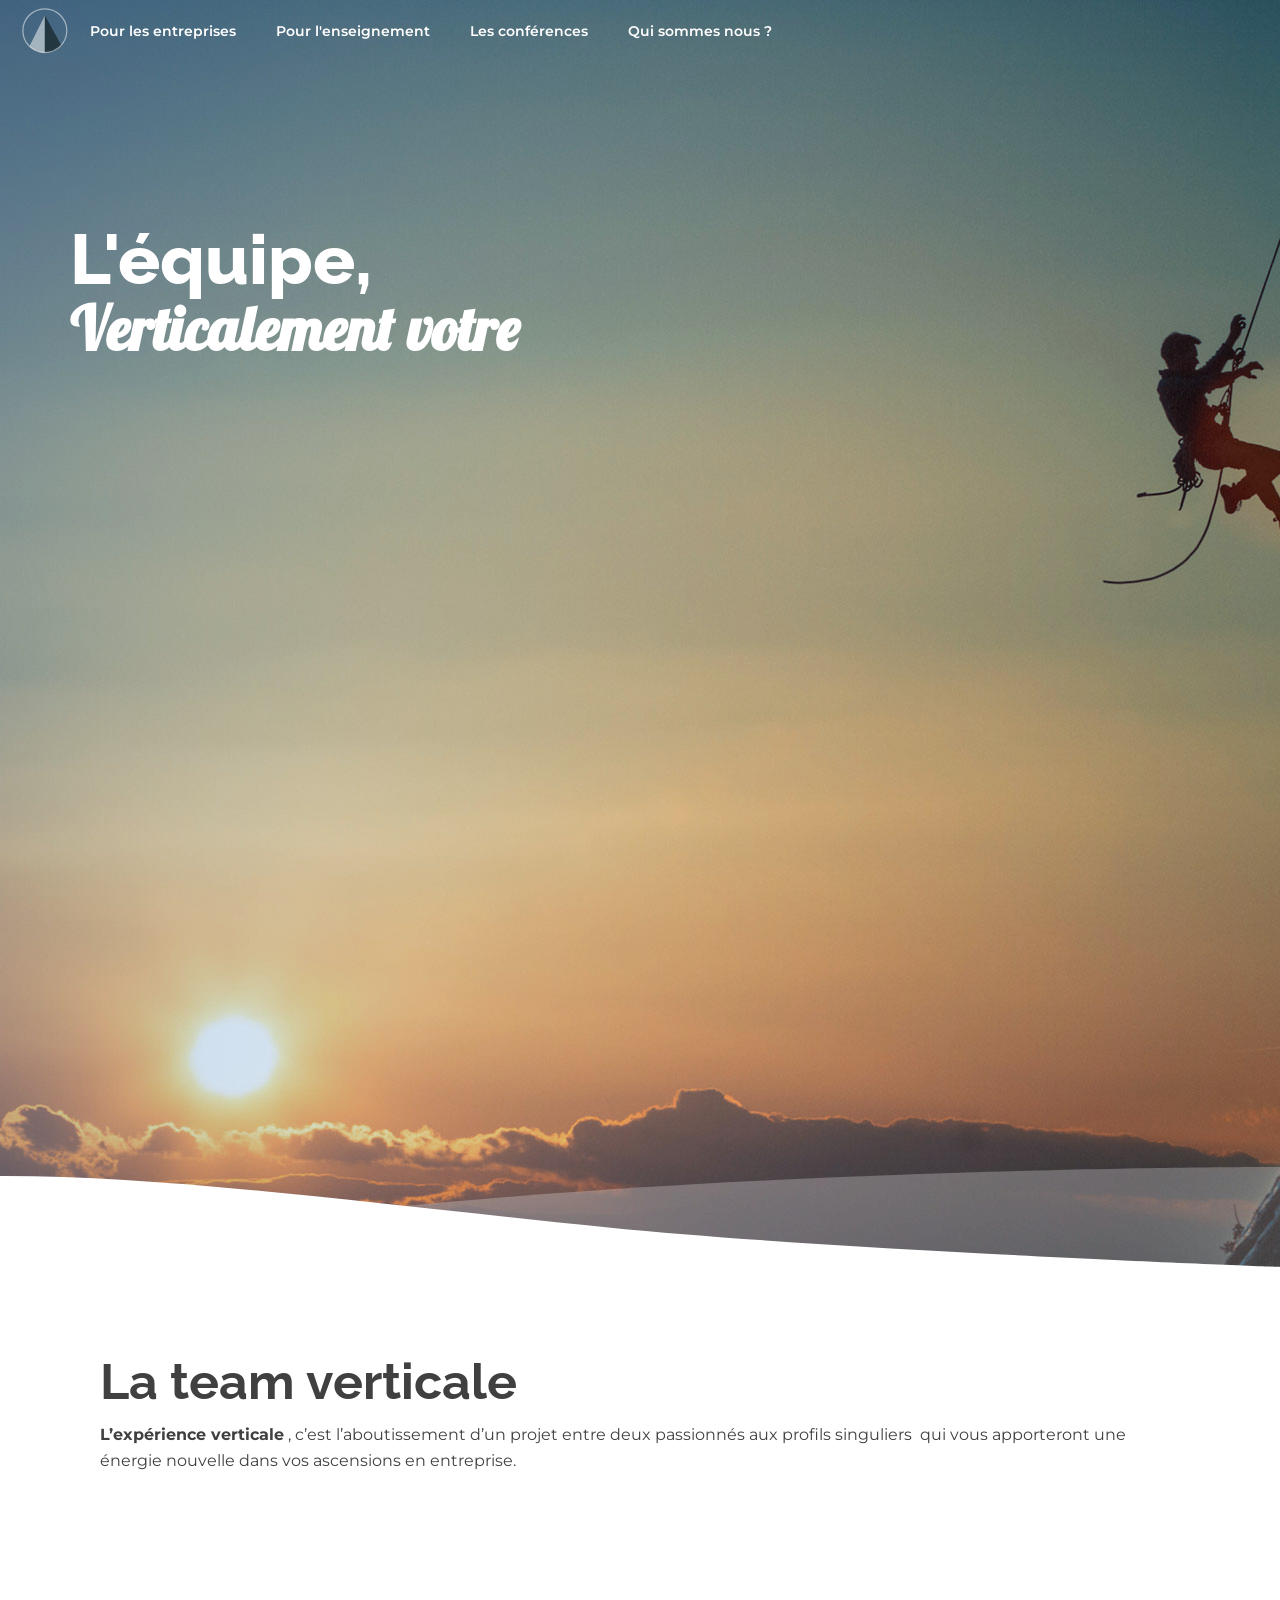
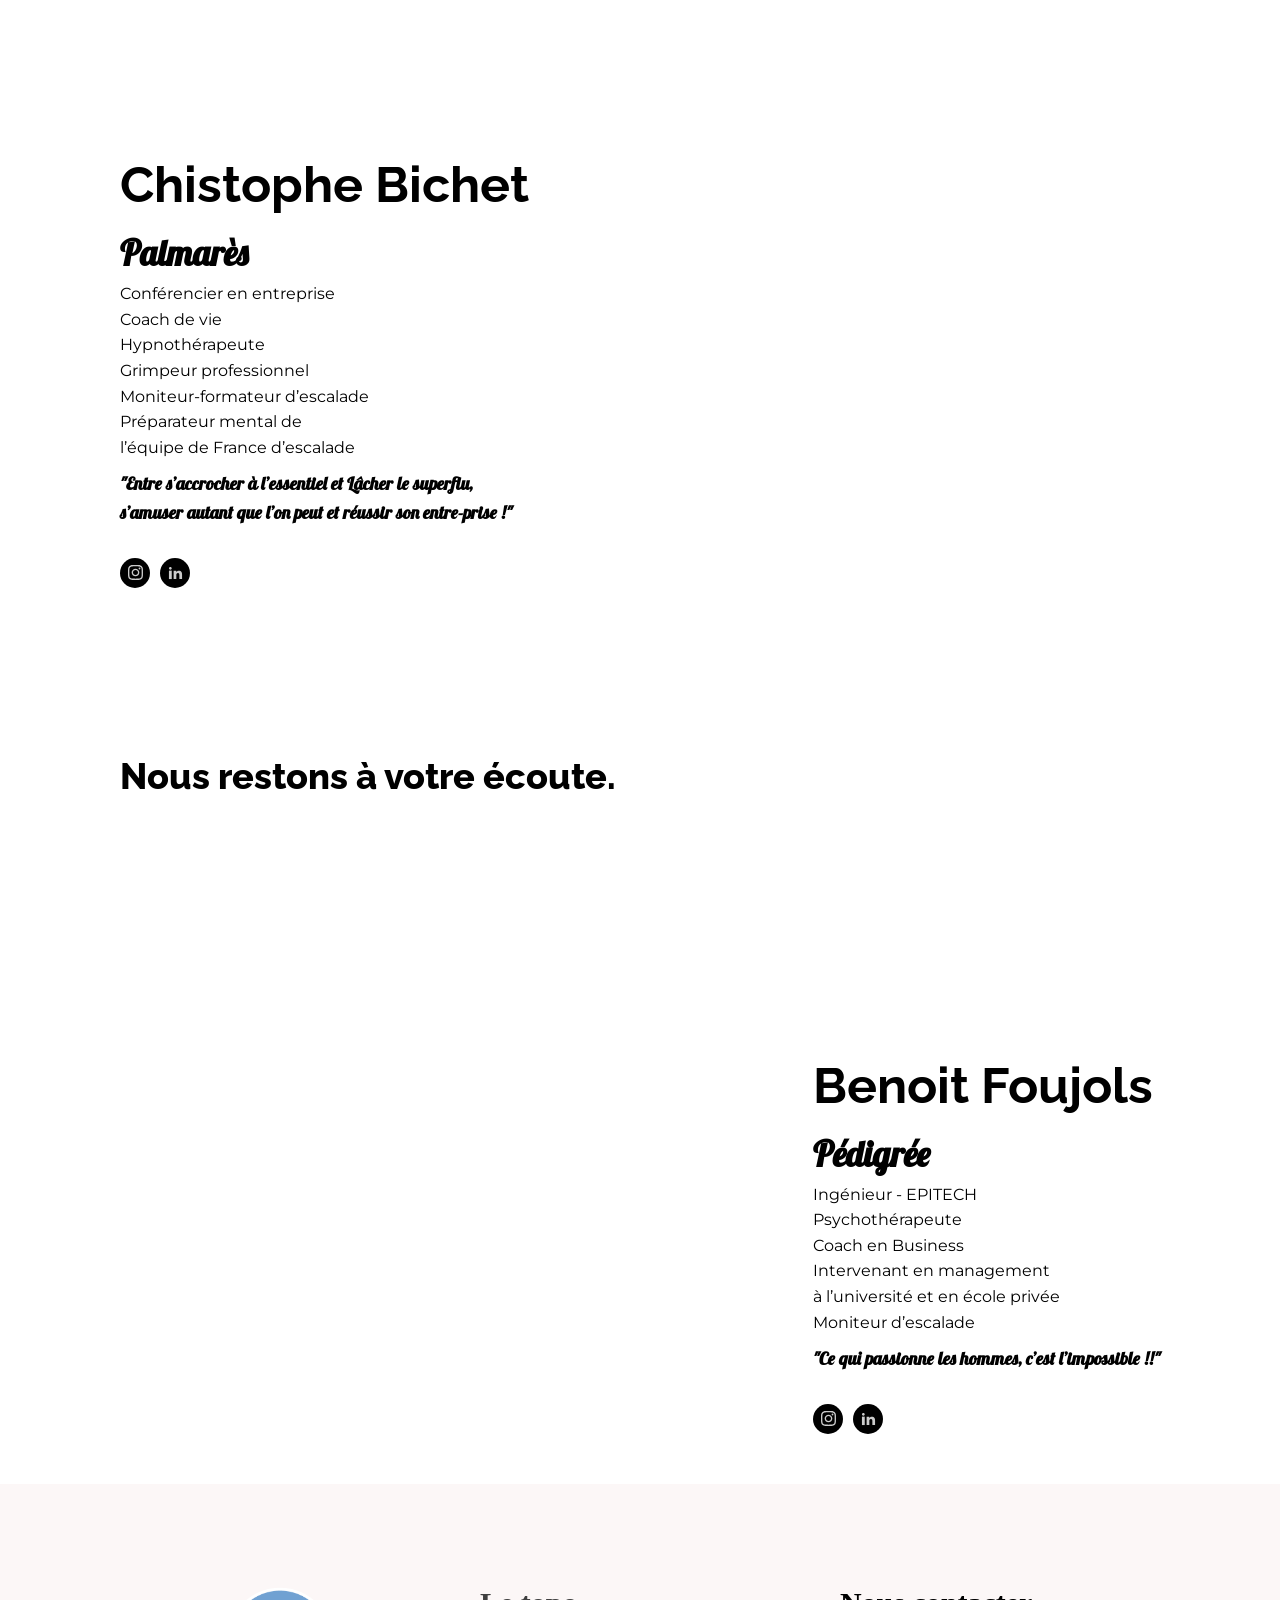
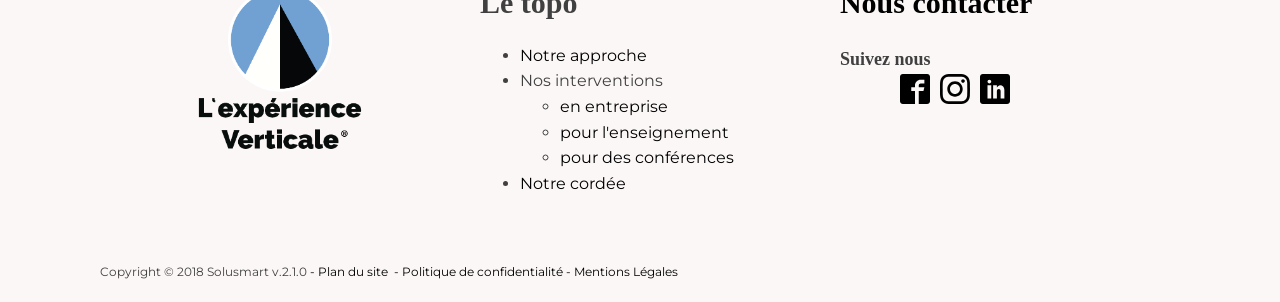
<file: qui-sommes-nous/index.html>
<!DOCTYPE html>
<html lang="fr-FR">
<head>
<meta charset="UTF-8">
<meta name="viewport" content="width=device-width, initial-scale=1.0">
<title>Qui sommes nous ? - L&#x27;expérience Verticale</title>
<meta name="robots" content="index, follow, max-image-preview:large, max-snippet:-1, max-video-preview:-1">
<link rel="canonical" href="https://www.experience-verticale.com/qui-sommes-nous/">
<meta property="og:locale" content="fr_FR">
<meta property="og:type" content="article">
<meta property="og:title" content="Qui sommes nous ? - L&#x27;expérience Verticale">
<meta property="og:url" content="https://www.experience-verticale.com/qui-sommes-nous/">
<meta property="og:site_name" content="L&#039;expérience Verticale">
<meta name="twitter:card" content="summary_large_image">
<link rel="icon" href="../assets/img/favicon-32x32.png" sizes="32x32">
<link rel="icon" href="../assets/img/favicon-192x192.png" sizes="192x192">
<link rel="apple-touch-icon" href="../assets/img/favicon-180x180.png">
<meta name="msapplication-TileImage" content="../assets/img/favicon-270x270.png">
<link rel="preconnect" href="https://fonts.bunny.net">
<link rel="stylesheet" href="https://fonts.bunny.net/css?family=montserrat:100,200,300,400,500,600,700,800,900|raleway:100,200,300,400,500,600,700,800,900|source-sans-pro:200,300,400,600,700,900|lobster:400&display=swap">
<link rel="stylesheet" href="../assets/css/base.css">
<link rel="stylesheet" href="../assets/css/layout.css">
<link rel="stylesheet" href="../assets/css/template-24.css">
<link rel="stylesheet" href="../assets/css/pages/qui-sommes-nous.css">
<link rel="stylesheet" href="../assets/css/universal.css">
<script type="application/ld+json">{"@context":"https:\/\/schema.org","@graph":[{"@type":"WebPage","@id":"https:\/\/www.experience-verticale.com\/qui-sommes-nous\/","url":"https:\/\/www.experience-verticale.com\/qui-sommes-nous\/","name":"Qui sommes nous ? - L&#039;expérience Verticale","isPartOf":{"@id":"https:\/\/www.experience-verticale.com\/#website"},"datePublished":"2019-02-04T21:41:35+00:00","dateModified":"2019-02-04T21:43:44+00:00","breadcrumb":{"@id":"https:\/\/www.experience-verticale.com\/qui-sommes-nous\/#breadcrumb"},"inLanguage":"fr-FR","potentialAction":[{"@type":"ReadAction","target":["https:\/\/www.experience-verticale.com\/qui-sommes-nous\/"]}]},{"@type":"BreadcrumbList","@id":"https:\/\/www.experience-verticale.com\/qui-sommes-nous\/#breadcrumb","itemListElement":[{"@type":"ListItem","position":1,"name":"Accueil","item":"https:\/\/www.experience-verticale.com\/"},{"@type":"ListItem","position":2,"name":"Qui sommes nous ?"}]},{"@type":"WebSite","@id":"https:\/\/www.experience-verticale.com\/#website","url":"https:\/\/www.experience-verticale.com\/","name":"L&#039;expérience Verticale","description":"Une aventure au coeur de la performance","inLanguage":"fr-FR"}]}</script>
<script async src="https://www.googletagmanager.com/gtag/js?id=GT-WRCR4NZ"></script>
<script>window.dataLayer=window.dataLayer||[];function gtag(){dataLayer.push(arguments);}gtag("js",new Date());gtag("config","GT-WRCR4NZ");</script>
<script src="../assets/js/main.js" defer></script>
</head>
<body class="oxy-overlay-header oxygen-body">
<header id="_header-68-10" class="oxy-header-wrapper oxy-sticky-header oxy-overlay-header oxy-header" ><div id="_header_row-69-10" class="oxygen-hide-in-sticky oxygen-only-show-in-overlay oxy-header-row" ><div class="oxy-header-container"><div id="_header_left-70-10" class="oxy-header-left" ><a id="link-256-17" class="ct-link" href="/" target="_self"  ><img  id="image-75-10" alt="" src="../assets/img/logo-LEXP-OPA.svg" class="ct-image"/></a><nav id="_nav_menu-74-10" class="oxy-nav-menu oxy-nav-menu-dropdowns oxy-nav-menu-dropdown-arrow oxy-nav-menu-responsive-dropdowns" ><div class='oxy-menu-toggle'><div class='oxy-nav-menu-hamburger-wrap'><div class='oxy-nav-menu-hamburger'><div class='oxy-nav-menu-hamburger-line'></div><div class='oxy-nav-menu-hamburger-line'></div><div class='oxy-nav-menu-hamburger-line'></div></div></div></div><div class="menu-fr_top_menu-container"><ul id="menu-fr_top_menu" class="oxy-nav-menu-list"><li class="menu-item"><a href="../pour-les-entreprises/">Pour les entreprises</a></li>
<li class="menu-item"><a href="../pour-lenseignement/">Pour l'enseignement</a></li>
<li class="menu-item"><a href="../les-conferences/">Les conférences</a></li>
<li class="menu-item"><a href="../qui-sommes-nous/" aria-current="page">Qui sommes nous ?</a></li>
</ul></div></nav></div><div id="_header_center-71-10" class="oxy-header-center" ></div><div id="_header_right-72-10" class="oxy-header-right" ></div></div></div><div id="_header_row-77-10" class="oxygen-show-in-sticky-only oxygen-only-show-in-overlay oxy-header-row" ><div class="oxy-header-container"><div id="_header_left-78-10" class="oxy-header-left" ><a id="link-468-17" class="ct-link" href="../" target="_self"  ><img  id="image-79-10" alt="" src="../assets/img/logo-LEXP-M.svg" class="ct-image"/></a><nav id="_nav_menu-80-10" class="oxy-nav-menu oxy-nav-menu-dropdowns oxy-nav-menu-dropdown-arrow oxy-nav-menu-responsive-dropdowns" ><div class='oxy-menu-toggle'><div class='oxy-nav-menu-hamburger-wrap'><div class='oxy-nav-menu-hamburger'><div class='oxy-nav-menu-hamburger-line'></div><div class='oxy-nav-menu-hamburger-line'></div><div class='oxy-nav-menu-hamburger-line'></div></div></div></div><div class="menu-fr_top_menu-container"><ul id="menu-fr_top_menu-1" class="oxy-nav-menu-list"><li class="menu-item"><a href="../pour-les-entreprises/">Pour les entreprises</a></li>
<li class="menu-item"><a href="../pour-lenseignement/">Pour l'enseignement</a></li>
<li class="menu-item"><a href="../les-conferences/">Les conférences</a></li>
<li class="menu-item"><a href="../qui-sommes-nous/" aria-current="page">Qui sommes nous ?</a></li>
</ul></div></nav></div><div id="_header_center-81-10" class="oxy-header-center" ></div><div id="_header_right-82-10" class="oxy-header-right" ></div></div></div></header>
				<section id="section-3-21" class=" ct-section" ><div class="ct-section-inner-wrap"><div id="code_block-4-21" class="ct-code-block" ><svg xmlns="http://www.w3.org/2000/svg" viewBox="0 0 1000 279.24" preserveAspectRatio="none"><path d="M1000 0S331.54-4.18 0 279.24h1000z" opacity=".25"/><path d="M1000 279.24s-339.56-44.3-522.95-109.6S132.86 23.76 0 25.15v254.09z"/></svg>
    </div><div id="div_block-5-21" class="ct-div-block" ><h1 id="headline-6-21" class="ct-headline">L'équipe,</h1><h1 id="headline-7-21" class="ct-headline">Verticalement votre</h1></div></div></section><section id="section-10-21" class=" ct-section" ><div class="ct-section-inner-wrap"><h1 id="headline-14-21" class="ct-headline">La team verticale</h1><div id="_rich_text-17-21" class="oxy-rich-text" ><p><strong>L’expérience verticale</strong> , c’est l’aboutissement d’un projet entre deux passionnés aux profils singuliers  qui vous apporteront une énergie nouvelle dans vos ascensions en entreprise.</p></div><div id="code_block-61-21" class="ct-code-block" ><svg version="1.1" xmlns="http://www.w3.org/2000/svg" xmlns:xlink="http://www.w3.org/1999/xlink"
	   xml:space="preserve">
<polygon opacity="0.5" points="3048.125,103.978 0,91.978 0,-0.022 "/>
<polygon points="4048.125,103.978 0,103.978 0,37.978 "/>
</svg></div></div></section><section id="section-18-21" class=" ct-section" ><div class="ct-section-inner-wrap"><div id="div_block-19-21" class="ct-div-block" ><h1 id="headline-20-21" class="ct-headline">Chistophe Bichet</h1><h1 id="headline-33-21" class="ct-headline">Palmarès</h1><div id="_rich_text-22-21" class="oxy-rich-text" ><p>Conférencier en entreprise<br /> Coach de vie<br /> Hypnothérapeute<br /> Grimpeur professionnel<br /> Moniteur-formateur d’escalade<br /> Préparateur mental de<br /> l’équipe de France d’escalade</p></div><h1 id="headline-51-21" class="ct-headline">"Entre s’accrocher à l’essentiel et Lâcher le superflu, s’amuser autant que l’on peut  et réussir son entre-prise !"</h1><div id="_social_icons-24-21" class="oxy-social-icons" ><a href='https://www.instagram.com/chrisbichet/' target='_blank' class='oxy-social-icons-instagram'><svg><title>Visit our Instagram</title><use xlink:href='#oxy-social-icons-icon-instagram'></use></svg></a><a href='https://www.linkedin.com/in/christophebichet' target='_blank' class='oxy-social-icons-linkedin'><svg><title>Visit our LinkedIn</title><use xlink:href='#oxy-social-icons-icon-linkedin'></use></svg></a></div></div></div></section><section id="section-65-21" class=" ct-section" ><div class="ct-section-inner-wrap"><div id="code_block-66-21" class="ct-code-block" ><svg version="1.1" xmlns="http://www.w3.org/2000/svg" xmlns:xlink="http://www.w3.org/1999/xlink"
	   xml:space="preserve">
<polygon opacity="0.5" points="3048.125,103.978 0,91.978 0,-0.022 "/>
<polygon points="4048.125,103.978 0,103.978 0,37.978 "/>
</svg></div></div></section><section id="section-63-21" class=" ct-section" ><div class="ct-section-inner-wrap"><div id="code_block-62-21" class="ct-code-block" ><svg version="1.1" xmlns="http://www.w3.org/2000/svg" xmlns:xlink="http://www.w3.org/1999/xlink"
	   xml:space="preserve">
<polygon opacity="0.5" points="3048.125,103.978 0,91.978 0,-0.022 "/>
<polygon points="4048.125,103.978 0,103.978 0,37.978 "/>
</svg></div><div id="new_columns-67-21" class="ct-new-columns" ><div id="div_block-68-21" class="ct-div-block" ><h1 id="headline-69-21" class="ct-headline">Nous restons à votre écoute.</h1></div><div id="div_block-70-21" class="ct-div-block" ></div></div></div></section><section id="section-40-21" class=" ct-section" ><div class="ct-section-inner-wrap"><div id="div_block-41-21" class="ct-div-block" ><h1 id="headline-42-21" class="ct-headline">Benoit Foujols</h1><h1 id="headline-43-21" class="ct-headline">Pédigrée</h1><div id="_rich_text-44-21" class="oxy-rich-text" ><p>Ingénieur - EPITECH<br />Psychothérapeute <br />Coach en Business<br />Intervenant en management<br />à l’université et en école privée<br />Moniteur d’escalade</p></div><h1 id="headline-57-21" class="ct-headline"><div style="text-align: left;">"<span style="text-align: right;">Ce qui passionne les hommes, c’est l’impossible !!</span>"</div></h1><div id="_social_icons-45-21" class="oxy-social-icons" ><a href='https://www.instagram.com/foujolsphotography' target='_blank' class='oxy-social-icons-instagram'><svg><title>Visit our Instagram</title><use xlink:href='#oxy-social-icons-icon-instagram'></use></svg></a><a href='https://www.linkedin.com/in/benoitfoujols' target='_blank' class='oxy-social-icons-linkedin'><svg><title>Visit our LinkedIn</title><use xlink:href='#oxy-social-icons-icon-linkedin'></use></svg></a></div></div></div></section><section id="section-24-10" class=" ct-section" ><div class="ct-section-inner-wrap"><div id="new_columns-140-10" class="ct-new-columns" ><div id="div_block-141-10" class="ct-div-block" ><div id="div_block-145-10" class="ct-div-block" ><img  id="image-44-32" alt="" src="../assets/img/logo-EV-carre-trs.png" class="ct-image"/><img  id="image-45-32" alt="" src="../assets/img/logo-LEXP-M-500px.png" class="ct-image"/></div></div><div id="div_block-142-10" class="ct-div-block" ><div id="div_block-18-32" class="ct-div-block" ><h1 id="headline-152-10" class="ct-headline">Le topo<br></h1><div id="_rich_text-161-10" class="oxy-rich-text" ><ul><li><a href="../">Notre approche</a></li><li>Nos interventions<ul><li><a href="../pour-les-entreprises/">en entreprise</a></li><li><a href="../pour-lenseignement/">pour l'enseignement</a></li><li><a href="../les-conferences/">pour des conférences</a></li></ul></li><li><a href="../qui-sommes-nous/">Notre cordée</a></li></ul></div></div></div><div id="div_block-143-10" class="ct-div-block" ><a id="link-43-32" class="ct-link" href="mailto:contact@experience-verticale.com"  ><h1 id="headline-25-32" class="ct-headline">Nous contacter</h1></a><h1 id="headline-33-32" class="ct-headline">Suivez nous</h1><div id="_social_icons-35-32" class="oxy-social-icons" ><a href='https://www.facebook.com/experienceverticale' target='_blank' class='oxy-social-icons-facebook'><svg><title>Visit our Facebook</title><use xlink:href='#oxy-social-icons-icon-facebook-blank'></use></svg></a><a href='https://www.instagram.com/experienceverticale/' target='_blank' class='oxy-social-icons-instagram'><svg><title>Visit our Instagram</title><use xlink:href='#oxy-social-icons-icon-instagram-blank'></use></svg></a><a href='https://www.linkedin.com/company/experienceverticale/' target='_blank' class='oxy-social-icons-linkedin'><svg><title>Visit our LinkedIn</title><use xlink:href='#oxy-social-icons-icon-linkedin-blank'></use></svg></a></div></div></div><div id="div_block-149-10" class="ct-div-block" ><div id="text_block-150-10" class="ct-text-block" >Copyright © 2018 Solusmart v.2.1.0</div><a id="text_block-52-32" class="ct-link-text" href="../plan-du-site/" target="_self"  >&nbsp;-&nbsp;Plan du site&nbsp;</a><a id="link_text-56-32" class="ct-link-text" href="../politique-de-confidentialite/" target="_self"  >&nbsp;- Politique de confidentialité</a><a id="link_text-58-32" class="ct-link-text" href="../mentions-legales/" target="_self"  >&nbsp;- Mentions Légales</a></div></div></section>	
		<svg style="position: absolute; width: 0; height: 0; overflow: hidden;" version="1.1" xmlns="http://www.w3.org/2000/svg" xmlns:xlink="http://www.w3.org/1999/xlink">
		   <defs>
		      <symbol id="oxy-social-icons-icon-linkedin" viewBox="0 0 32 32">
		         <title>linkedin</title>
		         <path d="M12 12h5.535v2.837h0.079c0.77-1.381 2.655-2.837 5.464-2.837 5.842 0 6.922 3.637 6.922 8.367v9.633h-5.769v-8.54c0-2.037-0.042-4.657-3.001-4.657-3.005 0-3.463 2.218-3.463 4.509v8.688h-5.767v-18z"></path>
		         <path d="M2 12h6v18h-6v-18z"></path>
		         <path d="M8 7c0 1.657-1.343 3-3 3s-3-1.343-3-3c0-1.657 1.343-3 3-3s3 1.343 3 3z"></path>
		      </symbol>
		      <symbol id="oxy-social-icons-icon-facebook" viewBox="0 0 32 32">
		         <title>facebook</title>
		         <path d="M19 6h5v-6h-5c-3.86 0-7 3.14-7 7v3h-4v6h4v16h6v-16h5l1-6h-6v-3c0-0.542 0.458-1 1-1z"></path>
		      </symbol>
		      <symbol id="oxy-social-icons-icon-pinterest" viewBox="0 0 32 32">
		         <title>pinterest</title>
		         <path d="M16 2.138c-7.656 0-13.863 6.206-13.863 13.863 0 5.875 3.656 10.887 8.813 12.906-0.119-1.094-0.231-2.781 0.050-3.975 0.25-1.081 1.625-6.887 1.625-6.887s-0.412-0.831-0.412-2.056c0-1.925 1.119-3.369 2.506-3.369 1.181 0 1.756 0.887 1.756 1.95 0 1.188-0.756 2.969-1.15 4.613-0.331 1.381 0.688 2.506 2.050 2.506 2.462 0 4.356-2.6 4.356-6.35 0-3.319-2.387-5.638-5.787-5.638-3.944 0-6.256 2.956-6.256 6.019 0 1.194 0.456 2.469 1.031 3.163 0.113 0.137 0.131 0.256 0.094 0.4-0.106 0.438-0.338 1.381-0.387 1.575-0.063 0.256-0.2 0.306-0.463 0.188-1.731-0.806-2.813-3.337-2.813-5.369 0-4.375 3.175-8.387 9.156-8.387 4.806 0 8.544 3.425 8.544 8.006 0 4.775-3.012 8.625-7.194 8.625-1.406 0-2.725-0.731-3.175-1.594 0 0-0.694 2.644-0.863 3.294-0.313 1.206-1.156 2.712-1.725 3.631 1.3 0.4 2.675 0.619 4.106 0.619 7.656 0 13.863-6.206 13.863-13.863 0-7.662-6.206-13.869-13.863-13.869z"></path>
		      </symbol>
		      <symbol id="oxy-social-icons-icon-youtube" viewBox="0 0 32 32">
		         <title>youtube</title>
		         <path d="M31.681 9.6c0 0-0.313-2.206-1.275-3.175-1.219-1.275-2.581-1.281-3.206-1.356-4.475-0.325-11.194-0.325-11.194-0.325h-0.012c0 0-6.719 0-11.194 0.325-0.625 0.075-1.987 0.081-3.206 1.356-0.963 0.969-1.269 3.175-1.269 3.175s-0.319 2.588-0.319 5.181v2.425c0 2.587 0.319 5.181 0.319 5.181s0.313 2.206 1.269 3.175c1.219 1.275 2.819 1.231 3.531 1.369 2.563 0.244 10.881 0.319 10.881 0.319s6.725-0.012 11.2-0.331c0.625-0.075 1.988-0.081 3.206-1.356 0.962-0.969 1.275-3.175 1.275-3.175s0.319-2.587 0.319-5.181v-2.425c-0.006-2.588-0.325-5.181-0.325-5.181zM12.694 20.15v-8.994l8.644 4.513-8.644 4.481z"></path>
		      </symbol>
		      <symbol id="oxy-social-icons-icon-rss" viewBox="0 0 32 32">
		         <title>rss</title>
		         <path d="M4.259 23.467c-2.35 0-4.259 1.917-4.259 4.252 0 2.349 1.909 4.244 4.259 4.244 2.358 0 4.265-1.895 4.265-4.244-0-2.336-1.907-4.252-4.265-4.252zM0.005 10.873v6.133c3.993 0 7.749 1.562 10.577 4.391 2.825 2.822 4.384 6.595 4.384 10.603h6.16c-0-11.651-9.478-21.127-21.121-21.127zM0.012 0v6.136c14.243 0 25.836 11.604 25.836 25.864h6.152c0-17.64-14.352-32-31.988-32z"></path>
		      </symbol>
		      <symbol id="oxy-social-icons-icon-twitter" viewBox="0 0 512 512">
		         <title>twitter</title>
		         <path d="M389.2 48h70.6L305.6 224.2 487 464H345L233.7 318.6 106.5 464H35.8L200.7 275.5 26.8 48H172.4L272.9 180.9 389.2 48zM364.4 421.8h39.1L151.1 88h-42L364.4 421.8z"></path>
		      </symbol>
		      <symbol id="oxy-social-icons-icon-instagram" viewBox="0 0 32 32">
		         <title>instagram</title>
		         <path d="M16 2.881c4.275 0 4.781 0.019 6.462 0.094 1.563 0.069 2.406 0.331 2.969 0.55 0.744 0.288 1.281 0.638 1.837 1.194 0.563 0.563 0.906 1.094 1.2 1.838 0.219 0.563 0.481 1.412 0.55 2.969 0.075 1.688 0.094 2.194 0.094 6.463s-0.019 4.781-0.094 6.463c-0.069 1.563-0.331 2.406-0.55 2.969-0.288 0.744-0.637 1.281-1.194 1.837-0.563 0.563-1.094 0.906-1.837 1.2-0.563 0.219-1.413 0.481-2.969 0.55-1.688 0.075-2.194 0.094-6.463 0.094s-4.781-0.019-6.463-0.094c-1.563-0.069-2.406-0.331-2.969-0.55-0.744-0.288-1.281-0.637-1.838-1.194-0.563-0.563-0.906-1.094-1.2-1.837-0.219-0.563-0.481-1.413-0.55-2.969-0.075-1.688-0.094-2.194-0.094-6.463s0.019-4.781 0.094-6.463c0.069-1.563 0.331-2.406 0.55-2.969 0.288-0.744 0.638-1.281 1.194-1.838 0.563-0.563 1.094-0.906 1.838-1.2 0.563-0.219 1.412-0.481 2.969-0.55 1.681-0.075 2.188-0.094 6.463-0.094zM16 0c-4.344 0-4.887 0.019-6.594 0.094-1.7 0.075-2.869 0.35-3.881 0.744-1.056 0.412-1.95 0.956-2.837 1.85-0.894 0.888-1.438 1.781-1.85 2.831-0.394 1.019-0.669 2.181-0.744 3.881-0.075 1.713-0.094 2.256-0.094 6.6s0.019 4.887 0.094 6.594c0.075 1.7 0.35 2.869 0.744 3.881 0.413 1.056 0.956 1.95 1.85 2.837 0.887 0.887 1.781 1.438 2.831 1.844 1.019 0.394 2.181 0.669 3.881 0.744 1.706 0.075 2.25 0.094 6.594 0.094s4.888-0.019 6.594-0.094c1.7-0.075 2.869-0.35 3.881-0.744 1.050-0.406 1.944-0.956 2.831-1.844s1.438-1.781 1.844-2.831c0.394-1.019 0.669-2.181 0.744-3.881 0.075-1.706 0.094-2.25 0.094-6.594s-0.019-4.887-0.094-6.594c-0.075-1.7-0.35-2.869-0.744-3.881-0.394-1.063-0.938-1.956-1.831-2.844-0.887-0.887-1.781-1.438-2.831-1.844-1.019-0.394-2.181-0.669-3.881-0.744-1.712-0.081-2.256-0.1-6.6-0.1v0z"></path>
		         <path d="M16 7.781c-4.537 0-8.219 3.681-8.219 8.219s3.681 8.219 8.219 8.219 8.219-3.681 8.219-8.219c0-4.537-3.681-8.219-8.219-8.219zM16 21.331c-2.944 0-5.331-2.387-5.331-5.331s2.387-5.331 5.331-5.331c2.944 0 5.331 2.387 5.331 5.331s-2.387 5.331-5.331 5.331z"></path>
		         <path d="M26.462 7.456c0 1.060-0.859 1.919-1.919 1.919s-1.919-0.859-1.919-1.919c0-1.060 0.859-1.919 1.919-1.919s1.919 0.859 1.919 1.919z"></path>
		      </symbol>
		      <symbol id="oxy-social-icons-icon-facebook-blank" viewBox="0 0 32 32">
		         <title>facebook-blank</title>
		         <path d="M29 0h-26c-1.65 0-3 1.35-3 3v26c0 1.65 1.35 3 3 3h13v-14h-4v-4h4v-2c0-3.306 2.694-6 6-6h4v4h-4c-1.1 0-2 0.9-2 2v2h6l-1 4h-5v14h9c1.65 0 3-1.35 3-3v-26c0-1.65-1.35-3-3-3z"></path>
		      </symbol>
		      <symbol id="oxy-social-icons-icon-rss-blank" viewBox="0 0 32 32">
		         <title>rss-blank</title>
		         <path d="M29 0h-26c-1.65 0-3 1.35-3 3v26c0 1.65 1.35 3 3 3h26c1.65 0 3-1.35 3-3v-26c0-1.65-1.35-3-3-3zM8.719 25.975c-1.5 0-2.719-1.206-2.719-2.706 0-1.488 1.219-2.712 2.719-2.712 1.506 0 2.719 1.225 2.719 2.712 0 1.5-1.219 2.706-2.719 2.706zM15.544 26c0-2.556-0.994-4.962-2.794-6.762-1.806-1.806-4.2-2.8-6.75-2.8v-3.912c7.425 0 13.475 6.044 13.475 13.475h-3.931zM22.488 26c0-9.094-7.394-16.5-16.481-16.5v-3.912c11.25 0 20.406 9.162 20.406 20.413h-3.925z"></path>
		      </symbol>
		      <symbol id="oxy-social-icons-icon-linkedin-blank" viewBox="0 0 32 32">
		         <title>linkedin-blank</title>
		         <path d="M29 0h-26c-1.65 0-3 1.35-3 3v26c0 1.65 1.35 3 3 3h26c1.65 0 3-1.35 3-3v-26c0-1.65-1.35-3-3-3zM12 26h-4v-14h4v14zM10 10c-1.106 0-2-0.894-2-2s0.894-2 2-2c1.106 0 2 0.894 2 2s-0.894 2-2 2zM26 26h-4v-8c0-1.106-0.894-2-2-2s-2 0.894-2 2v8h-4v-14h4v2.481c0.825-1.131 2.087-2.481 3.5-2.481 2.488 0 4.5 2.238 4.5 5v9z"></path>
		      </symbol>
		      <symbol id="oxy-social-icons-icon-pinterest-blank" viewBox="0 0 32 32">
		         <title>pinterest</title>
		         <path d="M16 2.138c-7.656 0-13.863 6.206-13.863 13.863 0 5.875 3.656 10.887 8.813 12.906-0.119-1.094-0.231-2.781 0.050-3.975 0.25-1.081 1.625-6.887 1.625-6.887s-0.412-0.831-0.412-2.056c0-1.925 1.119-3.369 2.506-3.369 1.181 0 1.756 0.887 1.756 1.95 0 1.188-0.756 2.969-1.15 4.613-0.331 1.381 0.688 2.506 2.050 2.506 2.462 0 4.356-2.6 4.356-6.35 0-3.319-2.387-5.638-5.787-5.638-3.944 0-6.256 2.956-6.256 6.019 0 1.194 0.456 2.469 1.031 3.163 0.113 0.137 0.131 0.256 0.094 0.4-0.106 0.438-0.338 1.381-0.387 1.575-0.063 0.256-0.2 0.306-0.463 0.188-1.731-0.806-2.813-3.337-2.813-5.369 0-4.375 3.175-8.387 9.156-8.387 4.806 0 8.544 3.425 8.544 8.006 0 4.775-3.012 8.625-7.194 8.625-1.406 0-2.725-0.731-3.175-1.594 0 0-0.694 2.644-0.863 3.294-0.313 1.206-1.156 2.712-1.725 3.631 1.3 0.4 2.675 0.619 4.106 0.619 7.656 0 13.863-6.206 13.863-13.863 0-7.662-6.206-13.869-13.863-13.869z"></path>
		      </symbol>
		      <symbol id="oxy-social-icons-icon-youtube-blank" viewBox="0 0 32 32">
		         <title>youtube</title>
		         <path d="M31.681 9.6c0 0-0.313-2.206-1.275-3.175-1.219-1.275-2.581-1.281-3.206-1.356-4.475-0.325-11.194-0.325-11.194-0.325h-0.012c0 0-6.719 0-11.194 0.325-0.625 0.075-1.987 0.081-3.206 1.356-0.963 0.969-1.269 3.175-1.269 3.175s-0.319 2.588-0.319 5.181v2.425c0 2.587 0.319 5.181 0.319 5.181s0.313 2.206 1.269 3.175c1.219 1.275 2.819 1.231 3.531 1.369 2.563 0.244 10.881 0.319 10.881 0.319s6.725-0.012 11.2-0.331c0.625-0.075 1.988-0.081 3.206-1.356 0.962-0.969 1.275-3.175 1.275-3.175s0.319-2.587 0.319-5.181v-2.425c-0.006-2.588-0.325-5.181-0.325-5.181zM12.694 20.15v-8.994l8.644 4.513-8.644 4.481z"></path>
		      </symbol>
		      <symbol id="oxy-social-icons-icon-twitter-blank" viewBox="0 0 448 512">
				<title>twitter</title>
				<path d="M64 32C28.7 32 0 60.7 0 96V416c0 35.3 28.7 64 64 64H384c35.3 0 64-28.7 64-64V96c0-35.3-28.7-64-64-64H64zm297.1 84L257.3 234.6 379.4 396H283.8L209 298.1 123.3 396H75.8l111-126.9L69.7 116h98l67.7 89.5L313.6 116h47.5zM323.3 367.6L153.4 142.9H125.1L296.9 367.6h26.3z"></path>
			  </symbol>
		      <symbol id="oxy-social-icons-icon-instagram-blank" viewBox="0 0 32 32">
		         <title>instagram</title>
		         <path d="M16 2.881c4.275 0 4.781 0.019 6.462 0.094 1.563 0.069 2.406 0.331 2.969 0.55 0.744 0.288 1.281 0.638 1.837 1.194 0.563 0.563 0.906 1.094 1.2 1.838 0.219 0.563 0.481 1.412 0.55 2.969 0.075 1.688 0.094 2.194 0.094 6.463s-0.019 4.781-0.094 6.463c-0.069 1.563-0.331 2.406-0.55 2.969-0.288 0.744-0.637 1.281-1.194 1.837-0.563 0.563-1.094 0.906-1.837 1.2-0.563 0.219-1.413 0.481-2.969 0.55-1.688 0.075-2.194 0.094-6.463 0.094s-4.781-0.019-6.463-0.094c-1.563-0.069-2.406-0.331-2.969-0.55-0.744-0.288-1.281-0.637-1.838-1.194-0.563-0.563-0.906-1.094-1.2-1.837-0.219-0.563-0.481-1.413-0.55-2.969-0.075-1.688-0.094-2.194-0.094-6.463s0.019-4.781 0.094-6.463c0.069-1.563 0.331-2.406 0.55-2.969 0.288-0.744 0.638-1.281 1.194-1.838 0.563-0.563 1.094-0.906 1.838-1.2 0.563-0.219 1.412-0.481 2.969-0.55 1.681-0.075 2.188-0.094 6.463-0.094zM16 0c-4.344 0-4.887 0.019-6.594 0.094-1.7 0.075-2.869 0.35-3.881 0.744-1.056 0.412-1.95 0.956-2.837 1.85-0.894 0.888-1.438 1.781-1.85 2.831-0.394 1.019-0.669 2.181-0.744 3.881-0.075 1.713-0.094 2.256-0.094 6.6s0.019 4.887 0.094 6.594c0.075 1.7 0.35 2.869 0.744 3.881 0.413 1.056 0.956 1.95 1.85 2.837 0.887 0.887 1.781 1.438 2.831 1.844 1.019 0.394 2.181 0.669 3.881 0.744 1.706 0.075 2.25 0.094 6.594 0.094s4.888-0.019 6.594-0.094c1.7-0.075 2.869-0.35 3.881-0.744 1.050-0.406 1.944-0.956 2.831-1.844s1.438-1.781 1.844-2.831c0.394-1.019 0.669-2.181 0.744-3.881 0.075-1.706 0.094-2.25 0.094-6.594s-0.019-4.887-0.094-6.594c-0.075-1.7-0.35-2.869-0.744-3.881-0.394-1.063-0.938-1.956-1.831-2.844-0.887-0.887-1.781-1.438-2.831-1.844-1.019-0.394-2.181-0.669-3.881-0.744-1.712-0.081-2.256-0.1-6.6-0.1v0z"></path>
		         <path d="M16 7.781c-4.537 0-8.219 3.681-8.219 8.219s3.681 8.219 8.219 8.219 8.219-3.681 8.219-8.219c0-4.537-3.681-8.219-8.219-8.219zM16 21.331c-2.944 0-5.331-2.387-5.331-5.331s2.387-5.331 5.331-5.331c2.944 0 5.331 2.387 5.331 5.331s-2.387 5.331-5.331 5.331z"></path>
		         <path d="M26.462 7.456c0 1.060-0.859 1.919-1.919 1.919s-1.919-0.859-1.919-1.919c0-1.060 0.859-1.919 1.919-1.919s1.919 0.859 1.919 1.919z"></path>
		      </symbol>
		   </defs>
		</svg>
<style type="text/css" id="ct_code_block_css_4">#section-3-21 {
	position: relative;
}
#section-3-21 svg {
	position: absolute;
	bottom: 0;
	left: 0;
	width: 100%;
	height: 100px;
	fill: #ffffff
}</style>
<style type="text/css" id="ct_code_block_css_61">
#section-10-21 {
	position: relative;
}
#section-10-21 svg {
	position: absolute;
	bottom: -100px;
  	left: 0px;
	width: 100%;
    height: 100px;
    fill: #ffffff;
    transform: scale(1,-1);
    z-index:10;
}</style>
<style type="text/css" id="ct_code_block_css_66">
#section-65-21 {
	position: relative;
}
#section-65-21 svg {
	position: absolute;
	bottom: 0px;
  	left: 0px;
	width: 100%;
    height: 100px;
    fill: #ffffff;
    transform: scale(-1,1);
    z-index:10;
}</style>
<style type="text/css" id="ct_code_block_css_62">
#section-63-21 {
	position: relative;
}
#section-63-21 svg {
	position: absolute;
	bottom: -80px;
  	left: 0px;
	width: 100%;
    height: 100px;
    fill: #ffffff;
    transform: scale(1,-1);
    z-index:10;
}</style>
<!-- /WP_FOOTER -->
</body>
</html>
</file>
<file: assets/css/layout.css>
/* Header / footer communs */
#section-24-10 > .ct-section-inner-wrap{padding-bottom:20px}#section-24-10{background-color:#fcf7f7}#div_block-141-10{width:33.33%;align-items:center;text-align:center;justify-content:flex-start}#div_block-145-10{align-items:center;text-align:center;justify-content:center}#div_block-142-10{width:33.33%;align-items:center;text-align:center}#div_block-18-32{width:100%}#div_block-143-10{width:33.34%}#div_block-149-10{width:100%;text-align:left;justify-content:flex-start;margin-top:30px;flex-direction:row;display:flex}@media (max-width:991px){#div_block-142-10{flex-direction:column;display:flex}}@media (max-width:991px){#div_block-18-32{width:300px}}@media (max-width:991px){#div_block-143-10{flex-direction:column;display:flex;align-items:flex-start;text-align:left}}@media (max-width:767px){#div_block-141-10{flex-direction:column;display:flex;align-items:flex-start;text-align:left}}@media (max-width:767px){#div_block-145-10{flex-direction:column;display:flex;align-items:flex-start;text-align:left;width:auto}}@media (max-width:767px){#div_block-142-10{flex-direction:column;display:flex;align-items:flex-start;text-align:left}}@media (max-width:767px){#div_block-143-10{flex-direction:column;display:flex;align-items:flex-start;text-align:left}}@media (max-width:767px){#div_block-149-10{display:flex}}@media (max-width:479px){#div_block-149-10{flex-direction:column;display:flex}}@media (max-width:767px){#new_columns-140-10> .ct-div-block{width:100% !important}#new_columns-140-10{flex-direction:column}}#headline-152-10{font-size:30px}#headline-25-32{font-size:30px}#headline-33-32{font-size:18px;margin-top:18px}@media (max-width:991px){#headline-152-10{font-size:30px;color:#000000}}@media (max-width:991px){#headline-25-32{font-size:30px}}@media (max-width:991px){#headline-33-32{font-size:30px}}#text_block-150-10{font-family:'Montserrat';font-size:12px}@media (max-width:767px){#text_block-150-10{font-size:8px}}#_rich_text-161-10{font-family:'Montserrat';font-size:16px;margin-top:0px;text-align:left}@media (max-width:991px){#_rich_text-161-10{font-size:14px;color:#000000}}#text_block-52-32{font-family:'Montserrat';font-size:12px}#link_text-56-32{font-family:'Montserrat';font-size:12px}#link_text-58-32{font-family:'Montserrat';font-size:12px}@media (max-width:767px){#text_block-52-32{font-size:8px}}@media (max-width:767px){#link_text-56-32{font-size:8px}}@media (max-width:767px){#link_text-58-32{font-size:8px}}#image-44-32{width:180px}#image-45-32{flex-direction:unset;display:none}@media (max-width:991px){#image-44-32{width:150px}}@media (max-width:767px){#image-44-32{flex-direction:unset;display:none}}@media (max-width:767px){#image-45-32{flex-direction:unset;display:inline;width:300px}}#_social_icons-35-32.oxy-social-icons{flex-direction:row;margin-right:-10px;margin-bottom:-10px}#_social_icons-35-32.oxy-social-icons a{font-size:30px;margin-right:10px;margin-bottom:10px;blank}#_social_icons-35-32.oxy-social-icons a svg{width:1em;height:1em}#_social_icons-35-32{padding-left:60px}
</file>
<file: assets/css/pages/accueil.css>
#section-3-10 > .ct-section-inner-wrap{max-width:100%;padding-top:99px;padding-right:10px;padding-left:10px}#section-3-10{background-image:linear-gradient(99deg,rgba(112,161,209,0.43),rgba(112,161,209,0)),url(../../img/Experience-verticale_la-puissance-de-la-cordee.jpg);height:1267px}#section-163-10 > .ct-section-inner-wrap{padding-top:0;padding-bottom:0}#section-163-10{background-color:#ffce89}#section-275-10 > .ct-section-inner-wrap{max-width:100%;padding-top:91px;padding-bottom:93px;padding-left:10%}#section-17-10 > .ct-section-inner-wrap{max-width:100%;padding-top:177px;padding-right:10%;padding-bottom:50px;padding-left:0;align-items:flex-end}#section-17-10{text-align:right}#section-299-10{background-image:linear-gradient(rgba(112,161,209,0.43),rgba(112,161,209,0.43)),url(../../img/atelier-experience-verticale-on-cherche-nos-valeurs.jpg);height:60vw}#section-273-10 > .ct-section-inner-wrap{padding-top:0;padding-bottom:0}#section-324-10 > .ct-section-inner-wrap{max-width:100%;padding-top:0;padding-right:0;padding-bottom:75px;padding-left:0;align-items:flex-start}#section-324-10{text-align:left}#section-317-10 > .ct-section-inner-wrap{align-items:center}#section-317-10{text-align:center}#section-397-10 > .ct-section-inner-wrap{padding-top:0;padding-bottom:0;align-items:center}#section-397-10{text-align:left}@media (max-width:1120px){#section-3-10{background-position:10% 0%}}@media (max-width:991px){#section-3-10{background-position:50% 0%}}@media (max-width:991px){#section-299-10{height:100vh;background-position:80% 0%}}@media (max-width:767px){#section-17-10 > .ct-section-inner-wrap{padding-top:0}}@media (max-width:767px){#section-299-10{background-position:57% 0%}}#div_block-88-10{margin-top:0px;align-items:center;text-align:center;height:90%;justify-content:center}#div_block-277-10{position:absolute}#div_block-262-10{width:40%;padding-left:30px;padding-top:30px;padding-right:30px;padding-bottom:30px;margin-top:-100px;background-color:#ffce89;position:absolute;z-index:4}#div_block-291-10{width:100%;background-color:#edf1f4;margin-top:-50px;padding-left:30px;padding-top:10px;padding-right:30px;padding-bottom:30px;z-index:4}#div_block-358-10{background-color:rgba(255,206,137,0.3);width:230px;height:16px;align-items:center;text-align:center;justify-content:flex-end;-webkit-transform:rotate(1deg);transform:rotate(1deg)}#div_block-398-10{width:60%;margin-bottom:-40px;background-color:#edf1f4;align-items:center;flex-direction:row;display:flex;justify-content:center;text-align:center;padding-top:30px;padding-bottom:30px;box-shadow:0px 6px 10px 0px rgba(0,0,0,0.2);z-index:4}@media (max-width:991px){#div_block-88-10{margin-top:80px;height:auto}}@media (max-width:991px){#div_block-262-10{width:100%;margin-left:0px;margin-right:0px;margin-bottom:-100px;position:static;margin-top:-50px}}@media (max-width:991px){#div_block-398-10{padding-left:10px;padding-right:10px}}@media (max-width:767px){#div_block-88-10{margin-top:50px;height:auto}}@media (max-width:767px){#div_block-277-10{position:static}}@media (max-width:767px){#div_block-262-10{margin-top:0px}}@media (max-width:767px){#div_block-398-10{padding-left:10px;padding-right:10px}}@media (max-width:479px){#div_block-398-10{width:80%}}#headline-83-10{color:#ffffff;font-size:27px;font-family:'Source Sans Pro';font-weight:600}#headline-280-10{font-size:60px;font-family:'Lobster'}#headline-283-10{font-family:'Source Sans Pro';font-size:32px}#headline-251-10{font-size:50px;color:#000000;font-family:'Source Sans Pro'}#headline-292-10{font-family:'Source Sans Pro';font-size:50px;text-shadow:7px 0px 0px #edf1f4}#headline-295-10{font-size:25px;padding-left:20px}#headline-359-10{font-size:30px;position:absolute;margin-top:5px;-webkit-transform:rotate(-1deg);transform:rotate(-deg)}#headline-399-10{font-size:30px;margin-right:10px}@media (max-width:767px){#headline-83-10{font-size:20px}}@media (max-width:767px){#headline-399-10{font-size:21px}}@media (max-width:479px){#headline-83-10{font-size:15px}}@media (max-width:479px){#headline-251-10{text-align:left;font-size:40px}}@media (max-width:479px){#headline-292-10{font-size:40px}}#_rich_text-258-10{text-align:left}#link_button-402-10{background-color:transparent;border:1px solid #000000;color:#000000;padding:7px 11.8px}#link_button-402-10{margin-left:18px;font-weight:800;border-top-width:3px;border-right-width:3px;border-bottom-width:3px;border-left-width:3px}@media (max-width:767px){#link_button-402-10{background-color:transparent;color:#1e73be}#link_button-402-10{font-size:12px}}#image-75-10{height:50px}#image-79-10{height:50px}#image-84-10{width:696px;margin-top:0px}#image-180-10{flex-direction:unset;display:none}#image-181-10{flex-direction:unset;display:none}#image-193-10{flex-direction:unset;display:none}@media (max-width:767px){#image-179-10{flex-direction:unset;display:none}}@media (max-width:767px){#image-180-10{flex-direction:unset;display:inline}}@media (max-width:767px){#image-183-10{flex-direction:unset;display:none}}@media (max-width:767px){#image-181-10{flex-direction:unset;display:inline}}@media (max-width:767px){#image-192-10{flex-direction:unset;display:none}}@media (max-width:767px){#image-193-10{flex-direction:unset;display:inline}}#_nav_menu-74-10 .oxy-nav-menu-hamburger-line{background-color:#ffffff}@media (max-width:991px){#_nav_menu-74-10 .oxy-nav-menu-list{display:none}#_nav_menu-74-10 .oxy-menu-toggle{display:initial}#_nav_menu-74-10.oxy-nav-menu.oxy-nav-menu-open .oxy-nav-menu-list{display:initial}}#_nav_menu-74-10.oxy-nav-menu.oxy-nav-menu-open{background-color:#70a1d1;margin-top:0 !important;margin-right:0 !important;margin-left:0 !important;margin-bottom:0 !important}#_nav_menu-74-10.oxy-nav-menu.oxy-nav-menu-open .menu-item a{padding-top:20px;padding-bottom:20px;padding-left:20px;padding-right:20px}#_nav_menu-74-10 .oxy-nav-menu-hamburger-wrap{width:63px;height:63px;margin-top:10px;margin-bottom:10px}#_nav_menu-74-10 .oxy-nav-menu-hamburger{width:43px;height:34px}#_nav_menu-74-10 .oxy-nav-menu-hamburger-line{height:6px}#_nav_menu-74-10.oxy-nav-menu-open .oxy-nav-menu-hamburger .oxy-nav-menu-hamburger-line:first-child{top:14px}#_nav_menu-74-10.oxy-nav-menu-open .oxy-nav-menu-hamburger .oxy-nav-menu-hamburger-line:last-child{top:-14px}#_nav_menu-74-10{font-family:'Montserrat'}#_nav_menu-74-10 .oxy-nav-menu-list{flex-direction:row}#_nav_menu-74-10 .menu-item a{padding-top:20px;padding-left:20px;padding-right:20px;padding-bottom:20px;color:#ffffff;font-size:14px;font-weight:600}#_nav_menu-74-10.oxy-nav-menu:not(.oxy-nav-menu-open) .sub-menu{background-color:rgba(238,238,238,0.09)}#_nav_menu-74-10.oxy-nav-menu:not(.oxy-nav-menu-open) .sub-menu .menu-item a{border:0;padding-top:20px;padding-bottom:20px}#_nav_menu-74-10 .menu-item:focus-within a,#_nav_menu-74-10 .menu-item:hover a{padding-top:17px;border-top-width:3px;background-color:rgba(238,238,238,0.09)}#_nav_menu-74-10.oxy-nav-menu:not(.oxy-nav-menu-open) .sub-menu:hover{background-color:rgba(238,238,238,0.09)}#_nav_menu-74-10.oxy-nav-menu:not(.oxy-nav-menu-open) .sub-menu .menu-item a:hover{border:0;padding-top:20px;padding-bottom:20px}#_nav_menu-80-10 .oxy-nav-menu-hamburger-line{background-color:#ffffff}@media (max-width:991px){#_nav_menu-80-10 .oxy-nav-menu-list{display:none}#_nav_menu-80-10 .oxy-menu-toggle{display:initial}#_nav_menu-80-10.oxy-nav-menu.oxy-nav-menu-open .oxy-nav-menu-list{display:initial}}#_nav_menu-80-10.oxy-nav-menu.oxy-nav-menu-open{margin-top:0 !important;margin-right:0 !important;margin-left:0 !important;margin-bottom:0 !important}#_nav_menu-80-10.oxy-nav-menu.oxy-nav-menu-open .menu-item a{padding-top:20px;padding-bottom:20px;padding-left:20px;padding-right:20px}#_nav_menu-80-10 .oxy-nav-menu-hamburger-wrap{width:40px;height:40px;margin-top:10px;margin-bottom:10px}#_nav_menu-80-10 .oxy-nav-menu-hamburger{width:40px;height:32px}#_nav_menu-80-10 .oxy-nav-menu-hamburger-line{height:6px}#_nav_menu-80-10.oxy-nav-menu-open .oxy-nav-menu-hamburger .oxy-nav-menu-hamburger-line:first-child{top:13px}#_nav_menu-80-10.oxy-nav-menu-open .oxy-nav-menu-hamburger .oxy-nav-menu-hamburger-line:last-child{top:-13px}#_nav_menu-80-10{font-family:'Montserrat'}#_nav_menu-80-10 .oxy-nav-menu-list{flex-direction:row}#_nav_menu-80-10 .menu-item a{padding-top:20px;padding-left:20px;padding-right:20px;padding-bottom:20px;color:#ffffff;font-size:14px;font-weight:600}#_nav_menu-80-10.oxy-nav-menu:not(.oxy-nav-menu-open) .sub-menu .menu-item a{border:0;padding-top:20px;padding-bottom:20px}#_nav_menu-80-10 .menu-item:focus-within a,#_nav_menu-80-10 .menu-item:hover a{padding-top:17px;border-top-width:3px}#_nav_menu-80-10.oxy-nav-menu:not(.oxy-nav-menu-open) .sub-menu .menu-item a:hover{border:0;padding-top:20px;padding-bottom:20px}#_header-68-10.oxy-sticky-header-active{animation-duration:1s}#_header-68-10 .oxy-header-container{max-width:100%}@media (min-width:992px){#_header-68-10.oxy-header-wrapper.oxy-header.oxy-sticky-header.oxy-sticky-header-active{position:fixed;top:0;left:0;right:0;z-index:2147483640;box-shadow:0px 0px 10px rgba(0,0,0,0.3);}#_header-68-10.oxy-header.oxy-sticky-header-active .oxygen-hide-in-sticky{display:none}#_header-68-10.oxy-header.oxy-header .oxygen-show-in-sticky-only{display:none}}.oxy-header.oxy-sticky-header-active > #_header_row-69-10.oxygen-show-in-sticky-only{display:block}#_header_row-77-10 .oxy-nav-menu-open,#_header_row-77-10 .oxy-nav-menu:not(.oxy-nav-menu-open) .sub-menu{background-color:#70a1d1}@media (max-width:1120px){#_header_row-77-10 .oxy-header-container{flex-direction:column}#_header_row-77-10 .oxy-header-container > div{justify-content:center}}@media (max-width:991px){#_header_row-77-10{display:none}}.oxy-header.oxy-sticky-header-active > #_header_row-77-10.oxygen-show-in-sticky-only{display:block}#_header_row-77-10{background-color:#70a1d1}#slider-167-10 .unslider-nav ol li{border-color:#ffffff}#slider-167-10 .unslider-nav ol li.unslider-active{background-color:#ffffff}#slider-167-10 .unslider{padding:0px}#slider-167-10 .unslider-wrap.unslider-carousel > li{padding:0px}#slider-167-10 .unslider-arrow.next{right:10px;z-index:100}#slider-167-10 .unslider-arrow.prev{left:10px;z-index:100}#slider-167-10 .unslider-wrap{display:flex}#slider-167-10 .ct-slide{height:100%}#slider-167-10 .unslider,#slider-167-10 .oxygen-unslider-container,#slider-167-10 .unslider-wrap,#slider-167-10 .unslider-wrap li{height:100%}#slider-167-10 .unslider-fade ul li.unslider-active{width:100%}#slider-167-10{margin-top:40px;margin-bottom:10px}.oxy-header.oxy-overlay-header,body.oxy-overlay-header .oxy-header{position:absolute;left:0;right:0;z-index:20}body.oxy-overlay-header .oxy-header:not(.oxy-sticky-header-active),body.oxy-overlay-header .oxy-header:not(.oxy-sticky-header-active) .oxy-header-row{background-color:initial !important}body.oxy-overlay-header .oxy-header .oxygen-hide-in-overlay{display:none}body.oxy-overlay-header .oxy-header .oxygen-only-show-in-overlay{display:block}
</file>
<file: assets/css/universal.css>
.ct-section {
width:100%;
background-size:cover;
background-repeat:repeat;
}
.ct-section>.ct-section-inner-wrap {
display:flex;
flex-direction:column;
align-items:flex-start;
}
.ct-div-block {
display:flex;
flex-wrap:nowrap;
flex-direction:column;
align-items:flex-start;
}
.ct-new-columns {
display:flex;
width:100%;
flex-direction:row;
align-items:stretch;
justify-content:center;
flex-wrap:wrap;
}
.ct-link-text {
display:inline-block;
}
.ct-link {
display:flex;
flex-wrap:wrap;
text-align:center;
text-decoration:none;
flex-direction:column;
align-items:center;
justify-content:center;
}
.ct-link-button {
display:inline-block;
text-align:center;
text-decoration:none;
}
.ct-link-button {
background-color: #1e73be;
border: 1px solid #1e73be;
color: #ffffff;
padding: 10px 16px;
}
.ct-image {
max-width:100%;
}
.ct-fancy-icon>svg {
width:55px;height:55px;}
.ct-inner-content {
width:100%;
}
.ct-slide {
display:flex;
flex-wrap:wrap;
text-align:center;
flex-direction:column;
align-items:center;
justify-content:center;
}
.ct-nestable-shortcode {
display:flex;
flex-wrap:nowrap;
flex-direction:column;
align-items:flex-start;
}
.oxy-comments {
width:100%;
text-align:left;
}
.oxy-comment-form {
width:100%;
}
.oxy-login-form {
width:100%;
}
.oxy-search-form {
width:100%;
}
.oxy-tabs-contents {
display:flex;
width:100%;
flex-wrap:nowrap;
flex-direction:column;
align-items:flex-start;
}
.oxy-tab {
display:flex;
flex-wrap:nowrap;
flex-direction:column;
align-items:flex-start;
}
.oxy-tab-content {
display:flex;
width:100%;
flex-wrap:nowrap;
flex-direction:column;
align-items:flex-start;
}
.oxy-testimonial {
width:100%;
}
.oxy-icon-box {
width:100%;
}
.oxy-pricing-box {
width:100%;
}
.oxy-posts-grid {
width:100%;
}
.oxy-gallery {
width:100%;
}
.ct-slider {
width:100%;
}
.oxy-tabs {
display:flex;
flex-wrap:nowrap;
flex-direction:row;
align-items:stretch;
}
.ct-modal {
flex-direction:column;
align-items:flex-start;
}
.ct-span {
display:inline-block;
text-decoration:inherit;
}
.ct-widget {
width:100%;
}
.oxy-dynamic-list {
width:100%;
}
@media screen and (-ms-high-contrast: active), (-ms-high-contrast: none) {
			.ct-div-block,
			.oxy-post-content,
			.ct-text-block,
			.ct-headline,
			.oxy-rich-text,
			.ct-link-text { max-width: 100%; }
			img { flex-shrink: 0; }
			body * { min-height: 1px; }
		}            .oxy-testimonial {
                flex-direction: row;
                align-items: center;
            }
                        .oxy-testimonial .oxy-testimonial-photo-wrap {
                order: 1;
            }
            
                        .oxy-testimonial .oxy-testimonial-photo {
                width: 125px;                height: 125px;                margin-right: 20px;
            }
            
                        .oxy-testimonial .oxy-testimonial-photo-wrap, 
            .oxy-testimonial .oxy-testimonial-author-wrap, 
            .oxy-testimonial .oxy-testimonial-content-wrap {
                align-items: flex-start;                text-align: left;            }
            
                                                            .oxy-testimonial .oxy-testimonial-text {
                margin-bottom:8px;font-size: 21px;
line-height: 1.4;
-webkit-font-smoothing: subpixel-antialiased;
            }
            
                                    .oxy-testimonial .oxy-testimonial-author {
                font-size: 18px;
-webkit-font-smoothing: subpixel-antialiased;
            }
                            

                                                .oxy-testimonial .oxy-testimonial-author-info {
                font-size: 12px;
-webkit-font-smoothing: subpixel-antialiased;
            }
            
             
            
                        .oxy-icon-box {
                text-align: left;                flex-direction: column;            }
            
                        .oxy-icon-box .oxy-icon-box-icon {
                margin-bottom: 12px;
                align-self: flex-start;            }
            
                                                                        .oxy-icon-box .oxy-icon-box-heading {
                font-size: 21px;
margin-bottom: 12px;            }
            
                                                                                    .oxy-icon-box .oxy-icon-box-text {
                font-size: 16px;
margin-bottom: 12px;align-self: flex-start;            }
            
                        .oxy-icon-box .oxy-icon-box-link {
                margin-top: 20px;                            }
            
            
            /* GLOBALS */

                                                            .oxy-pricing-box .oxy-pricing-box-section {
                padding-top: 20px;
padding-left: 20px;
padding-right: 20px;
padding-bottom: 20px;
text-align: center;            }
                        
                        .oxy-pricing-box .oxy-pricing-box-section.oxy-pricing-box-price {
                justify-content: center;            }
            
            /* IMAGE */
                                                                                    .oxy-pricing-box .oxy-pricing-box-section.oxy-pricing-box-graphic {
                justify-content: center;            }
            
            /* TITLE */
                                                            
                                    .oxy-pricing-box .oxy-pricing-box-title-title {
                font-size: 48px;
            }
            
                                    .oxy-pricing-box .oxy-pricing-box-title-subtitle {
                font-size: 24px;
            }
            

            /* PRICE */
                                                .oxy-pricing-box .oxy-pricing-box-section.oxy-pricing-box-price {
                                                flex-direction: row;                                            }
            
                                    .oxy-pricing-box .oxy-pricing-box-currency {
                font-size: 28px;
            }
            
                                    .oxy-pricing-box .oxy-pricing-box-amount-main {
                font-size: 80px;
line-height: 0.7;
            }
            
                                    .oxy-pricing-box .oxy-pricing-box-amount-decimal {
                font-size: 13px;
            }
                        
                                    .oxy-pricing-box .oxy-pricing-box-term {
                font-size: 16px;
            }
            
                                    .oxy-pricing-box .oxy-pricing-box-sale-price {
                font-size: 12px;
color: rgba(0,0,0,0.5);
                margin-bottom: 20px;            }
            
            /* CONTENT */

                                                                        .oxy-pricing-box .oxy-pricing-box-section.oxy-pricing-box-content {
                font-size: 16px;
color: rgba(0,0,0,0.5);
            }
            
            /* CTA */

                                                                        .oxy-pricing-box .oxy-pricing-box-section.oxy-pricing-box-cta {
                justify-content: center;            }
            
        
                                .oxy-progress-bar .oxy-progress-bar-background {
            background-color: #000000;            background-image: linear-gradient(-45deg,rgba(255,255,255,.12) 25%,transparent 25%,transparent 50%,rgba(255,255,255,.12) 50%,rgba(255,255,255,.12) 75%,transparent 75%,transparent);            animation: none 0s paused;        }
                
                .oxy-progress-bar .oxy-progress-bar-progress-wrap {
            width: 85%;        }
        
                                                        .oxy-progress-bar .oxy-progress-bar-progress {
            background-color: #66aaff;padding: 40px;animation: none 0s paused, none 0s paused;            background-image: linear-gradient(-45deg,rgba(255,255,255,.12) 25%,transparent 25%,transparent 50%,rgba(255,255,255,.12) 50%,rgba(255,255,255,.12) 75%,transparent 75%,transparent);        
        }
                
                        .oxy-progress-bar .oxy-progress-bar-overlay-text {
            font-size: 30px;
font-weight: 900;
-webkit-font-smoothing: subpixel-antialiased;
        }
        
                        .oxy-progress-bar .oxy-progress-bar-overlay-percent {
            font-size: 12px;
        }
        
        .ct-slider .unslider-nav ol li {border-color: #ffffff; }.ct-slider .unslider-nav ol li.unslider-active {background-color: #ffffff; }.ct-slider .ct-slide {
				padding: 0px;			}
		
                        .oxy-superbox .oxy-superbox-secondary, 
            .oxy-superbox .oxy-superbox-primary {
                transition-duration: 0.5s;            }
            
            
            
            
            
        
        
        
        
            .oxy-shape-divider {
                width: 0px;
                height: 0px;
                
            }
            
            .oxy_shape_divider svg {
                width: 100%;
            }
            .oxy-pro-menu .oxy-pro-menu-container:not(.oxy-pro-menu-open-container):not(.oxy-pro-menu-off-canvas-container) .sub-menu{
box-shadow:px px px px ;}

.oxy-pro-menu .oxy-pro-menu-show-dropdown .oxy-pro-menu-list .menu-item-has-children > a svg{
transition-duration:0.4s;
}

.oxy-pro-menu .oxy-pro-menu-show-dropdown .oxy-pro-menu-list .menu-item-has-children > a div{
margin-left:0px;
}

.oxy-pro-menu .oxy-pro-menu-mobile-open-icon svg{
width:30px;
height:30px;
}

.oxy-pro-menu .oxy-pro-menu-mobile-open-icon{
padding-top:15px;
padding-right:15px;
padding-bottom:15px;
padding-left:15px;
}

.oxy-pro-menu .oxy-pro-menu-mobile-open-icon, .oxy-pro-menu .oxy-pro-menu-mobile-open-icon svg{
transition-duration:0.4s;
}

.oxy-pro-menu .oxy-pro-menu-mobile-close-icon{
top:20px;
left:20px;
}

.oxy-pro-menu .oxy-pro-menu-mobile-close-icon svg{
width:24px;
height:24px;
}

.oxy-pro-menu .oxy-pro-menu-mobile-close-icon, .oxy-pro-menu .oxy-pro-menu-mobile-close-icon svg{
transition-duration:0.4s;
}

.oxy-pro-menu .oxy-pro-menu-container.oxy-pro-menu-off-canvas-container, .oxy-pro-menu .oxy-pro-menu-container.oxy-pro-menu-open-container{
background-color:#ffffff;
}

.oxy-pro-menu .oxy-pro-menu-off-canvas-container, .oxy-pro-menu .oxy-pro-menu-open-container{
background-image:url();
}

.oxy-pro-menu .oxy-pro-menu-off-canvas-container .oxy-pro-menu-list .menu-item-has-children > a svg, .oxy-pro-menu .oxy-pro-menu-open-container .oxy-pro-menu-list .menu-item-has-children > a svg{
font-size:24px;
}

.oxy-pro-menu .oxy-pro-menu-dropdown-links-toggle.oxy-pro-menu-open-container .menu-item-has-children ul, .oxy-pro-menu .oxy-pro-menu-dropdown-links-toggle.oxy-pro-menu-off-canvas-container .menu-item-has-children ul{
background-color:rgba(0,0,0,0.2);
border-top-style:solid;
}

.oxy-pro-menu .oxy-pro-menu-container:not(.oxy-pro-menu-open-container):not(.oxy-pro-menu-off-canvas-container) .oxy-pro-menu-list{
                    flex-direction: row;
               }
.oxy-pro-menu .oxy-pro-menu-container .menu-item a{
                    text-align: left;
                    justify-content: flex-start;
                }
.oxy-pro-menu .oxy-pro-menu-container.oxy-pro-menu-open-container .menu-item, .oxy-pro-menu .oxy-pro-menu-container.oxy-pro-menu-off-canvas-container .menu-item{
                    align-items: flex-start;
                }

            .oxy-pro-menu .oxy-pro-menu-off-canvas-container{
                    top: 0;
                    bottom: 0;
                    right: auto;
                    left: 0;
               }
.oxy-pro-menu .oxy-pro-menu-container.oxy-pro-menu-open-container .oxy-pro-menu-list .menu-item a, .oxy-pro-menu .oxy-pro-menu-container.oxy-pro-menu-off-canvas-container .oxy-pro-menu-list .menu-item a{
                    text-align: left;
                    justify-content: flex-start;
                }

            .oxy-site-navigation {
--oxynav-brand-color:#4831B0;
--oxynav-neutral-color:#FFFFFF;
--oxynav-activehover-color:#EFEDF4;
--oxynav-background-color:#4831B0;
--oxynav-border-radius:0px;
--oxynav-other-spacing:8px;
--oxynav-transition-duration:0.3s;
--oxynav-transition-timing-function:cubic-bezier(.84,.05,.31,.93);
}

.oxy-site-navigation .oxy-site-navigation__mobile-close-wrapper{
text-align:left;
}

.oxy-site-navigation > ul{ left: 0; }
.oxy-site-navigation {
                        --oxynav-animation-name: none; 
                    }

                .oxy-site-navigation > ul:not(.open) > li[data-cta='true']:nth-last-child(1){ 
                    background-color: var(--oxynav-brand-color);
                    transition: var(--oxynav-transition-duration);
                    margin-left: var(--oxynav-other-spacing);
                    border: none;
                }
.oxy-site-navigation > ul:not(.open) > li[data-cta='true']:nth-last-child(2){ 
                    background: transparent;
                    border: 1px solid currentColor;
                    transition: var(--oxynav-transition-duration);
                    margin-left: var(--oxynav-other-spacing);
                }
.oxy-site-navigation > ul:not(.open) > li[data-cta='true']:nth-last-child(2):not(:hover) > img{
                    filter: invert(0) !important;
                }
.oxy-site-navigation > ul:not(.open) > li[data-cta='true']:hover{
                    background-color: var(--oxynav-activehover-color);
                }
.oxy-site-navigation > ul:not(.open) > li[data-cta='true']:nth-last-child(1) > a{
                    color: var(--oxynav-neutral-color);
                }
.oxy-site-navigation > ul:not(.open) > li[data-cta='true']:nth-last-child(2) > a{
                    color: var(--oxynav-brand-color);
                }
.oxy-site-navigation > ul:not(.open) > li[data-cta='true']:hover > a{
                    color: var(--oxynav-brand-color);
                }
.oxy-site-navigation > ul:not(.open) > li[data-cta='true']:nth-last-child(1) > a::after{
                    color: var(--oxynav-neutral-color);   
                }
.oxy-site-navigation > ul:not(.open) > li[data-cta='true']:nth-last-child(2) > a::after{
                    color: var(--oxynav-brand-color);   
                }
.oxy-site-navigation > ul:not(.open) > li[data-cta='true']:hover > a::after{
                    color: var(--oxynav-brand-color);   
                }
.oxy-site-navigation > ul:not(.open) > li[data-cta='true'] > ul{
                    display: none;
                }
.oxy-site-navigation > ul:not(.open) > li[data-cta='true'] > button, .oxy-site-navigation > ul:not(.open) > li[data-cta='true'] > ul{
                    display: none;
                }

                .ct-section-inner-wrap, .oxy-header-container{
  max-width: 1120px;
}
body {font-family: 'Montserrat';}body {line-height: 1.6;font-size: 16px;font-weight: 400;color: #404040;}.oxy-nav-menu-hamburger-line {background-color: #404040;}h1, h2, h3, h4, h5, h6 {font-family: 'Source Sans Pro';font-size: 36px;font-weight: 700;}h2, h3, h4, h5, h6{font-size: 30px;}h3, h4, h5, h6{font-size: 24px;}h4, h5, h6{font-size: 20px;}h5, h6{font-size: 18px;}h6{font-size: 16px;}a {color: #000000;text-decoration: none;}a:hover {color: #8c8c8c;text-decoration: none;}.ct-link-text {text-decoration: ;}.ct-link {text-decoration: ;}.ct-link-button {border-radius: 3px;}.ct-section-inner-wrap {
padding-top: 75px;
padding-right: 20px;
padding-bottom: 75px;
padding-left: 20px;
}.ct-new-columns > .ct-div-block {
padding-top: 20px;
padding-right: 20px;
padding-bottom: 20px;
padding-left: 20px;
}.oxy-header-container {
padding-right: 20px;
padding-left: 20px;
}@media (max-width: 992px) {
				.ct-columns-inner-wrap {
					display: block !important;
				}
				.ct-columns-inner-wrap:after {
					display: table;
					clear: both;
					content: "";
				}
				.ct-column {
					width: 100% !important;
					margin: 0 !important;
				}
				.ct-columns-inner-wrap {
					margin: 0 !important;
				}
			}
.toggle-8798 {
}
@media (max-width: 767px) {
.toggle-8798 {
}
}

.toggle-8798-expanded {
}
.tabs-6761-tab {
}
.tabs-6761-tab-active {
}
.tabs-contents-6761-tab {
}
.oxy-superbox-primary {
}
.oxy-superbox-secondary {
}
hr {
    max-width: 150px;
    /* border-top: 1px solid white; */
    /* border-bottom: 1px solid white; */
    height: 0px;
    margin: 15px auto;
}
hr.colored {
    border-color: #0a8fd5;
}
hr.colored-white {
    border-color: #FFFFFF;
}
hr.colored-black {
    border-color: #000000;
}

input {
    border-color: #000000;
  	margin-left: 10px;
}

input {
    border-width: 0;
  	border-radius: 0;
  	margin-left: 10px;
  	padding-top: 16px;
    padding-right: 16px;
    padding-bottom: 16px;
    padding-left: 16px;
  	background-color: #eee;
}

textarea {
  	border-width: 0;
  	border-radius: 0;
  	padding-top: 16px;
    padding-right: 16px;
    padding-bottom: 16px;
    padding-left: 16px;
  	margin-top: 10px;
  	width: 100%;
  	background-color: #eee;
}

label {
    color: #000000;
    font-family: 'Montserrat';
 	font-weight: 600;
}
</file>
<file: assets/css/template-25.css>
@media (max-width:991px){#link-468-17{margin-right:10px}}#image-75-10{height:50px}#image-79-10{height:50px}#_nav_menu-74-10 .oxy-nav-menu-hamburger-line{background-color:#000000}@media (max-width:991px){#_nav_menu-74-10 .oxy-nav-menu-list{display:none}#_nav_menu-74-10 .oxy-menu-toggle{display:initial}#_nav_menu-74-10.oxy-nav-menu.oxy-nav-menu-open .oxy-nav-menu-list{display:initial}}#_nav_menu-74-10.oxy-nav-menu.oxy-nav-menu-open{background-color:#70a1d1;margin-top:0 !important;margin-right:0 !important;margin-left:0 !important;margin-bottom:0 !important}#_nav_menu-74-10.oxy-nav-menu.oxy-nav-menu-open .menu-item a{padding-top:20px;padding-bottom:20px;padding-left:20px;padding-right:20px}#_nav_menu-74-10 .oxy-nav-menu-hamburger-wrap{width:63px;height:63px;margin-top:10px;margin-bottom:10px}#_nav_menu-74-10 .oxy-nav-menu-hamburger{width:43px;height:34px}#_nav_menu-74-10 .oxy-nav-menu-hamburger-line{height:6px}#_nav_menu-74-10.oxy-nav-menu-open .oxy-nav-menu-hamburger .oxy-nav-menu-hamburger-line:first-child{top:14px}#_nav_menu-74-10.oxy-nav-menu-open .oxy-nav-menu-hamburger .oxy-nav-menu-hamburger-line:last-child{top:-14px}#_nav_menu-74-10{font-family:'Montserrat'}#_nav_menu-74-10 .oxy-nav-menu-list{flex-direction:row}#_nav_menu-74-10 .menu-item a{padding-top:20px;padding-left:20px;padding-right:20px;padding-bottom:20px;color:#000000;font-size:14px;font-weight:600}#_nav_menu-74-10.oxy-nav-menu:not(.oxy-nav-menu-open) .sub-menu{background-color:rgba(238,238,238,0.09)}#_nav_menu-74-10.oxy-nav-menu:not(.oxy-nav-menu-open) .sub-menu .menu-item a{border:0;padding-top:20px;padding-bottom:20px}#_nav_menu-74-10 .menu-item:focus-within a,#_nav_menu-74-10 .menu-item:hover a{padding-top:17px;border-top-width:3px;background-color:rgba(238,238,238,0.09)}#_nav_menu-74-10.oxy-nav-menu:not(.oxy-nav-menu-open) .sub-menu:hover{background-color:rgba(238,238,238,0.09)}#_nav_menu-74-10.oxy-nav-menu:not(.oxy-nav-menu-open) .sub-menu .menu-item a:hover{border:0;padding-top:20px;padding-bottom:20px}#_nav_menu-80-10 .oxy-nav-menu-hamburger-line{background-color:#ffffff}@media (max-width:991px){#_nav_menu-80-10 .oxy-nav-menu-list{display:none}#_nav_menu-80-10 .oxy-menu-toggle{display:initial}#_nav_menu-80-10.oxy-nav-menu.oxy-nav-menu-open .oxy-nav-menu-list{display:initial}}#_nav_menu-80-10.oxy-nav-menu.oxy-nav-menu-open{margin-top:0 !important;margin-right:0 !important;margin-left:0 !important;margin-bottom:0 !important}#_nav_menu-80-10.oxy-nav-menu.oxy-nav-menu-open .menu-item a{padding-top:20px;padding-bottom:20px;padding-left:20px;padding-right:20px}#_nav_menu-80-10 .oxy-nav-menu-hamburger-wrap{width:60px;height:60px}#_nav_menu-80-10 .oxy-nav-menu-hamburger{width:40px;height:32px}#_nav_menu-80-10 .oxy-nav-menu-hamburger-line{height:6px}#_nav_menu-80-10 .oxy-nav-menu-hamburger-wrap:hover .oxy-nav-menu-hamburger-line{background-color:#efefef}#_nav_menu-80-10.oxy-nav-menu-open .oxy-nav-menu-hamburger .oxy-nav-menu-hamburger-line:first-child{top:13px}#_nav_menu-80-10.oxy-nav-menu-open .oxy-nav-menu-hamburger .oxy-nav-menu-hamburger-line:last-child{top:-13px}#_nav_menu-80-10{font-family:'Montserrat'}#_nav_menu-80-10 .oxy-nav-menu-list{flex-direction:row}#_nav_menu-80-10 .menu-item a{padding-top:20px;padding-left:20px;padding-right:20px;padding-bottom:20px;color:#ffffff;font-size:14px;font-weight:600}#_nav_menu-80-10.oxy-nav-menu:not(.oxy-nav-menu-open) .sub-menu .menu-item a{border:0;padding-top:20px;padding-bottom:20px}#_nav_menu-80-10 .menu-item:focus-within a,#_nav_menu-80-10 .menu-item:hover a{padding-top:17px;border-top-width:3px}#_nav_menu-80-10.oxy-nav-menu:not(.oxy-nav-menu-open) .sub-menu .menu-item a:hover{border:0;padding-top:20px;padding-bottom:20px}#_header-68-10.oxy-sticky-header-active{animation-duration:1s}#_header-68-10 .oxy-header-container{max-width:100%}@media (min-width:992px){#_header-68-10.oxy-header-wrapper.oxy-header.oxy-sticky-header.oxy-sticky-header-active{position:fixed;top:0;left:0;right:0;z-index:2147483640;box-shadow:0px 0px 10px rgba(0,0,0,0.3);}#_header-68-10.oxy-header.oxy-sticky-header-active .oxygen-hide-in-sticky{display:none}#_header-68-10.oxy-header.oxy-header .oxygen-show-in-sticky-only{display:none}}.oxy-header.oxy-sticky-header-active > #_header_row-69-10.oxygen-show-in-sticky-only{display:block}#_header_row-77-10 .oxy-nav-menu-open,#_header_row-77-10 .oxy-nav-menu:not(.oxy-nav-menu-open) .sub-menu{background-color:#70a1d1}@media (max-width:1120px){#_header_row-77-10 .oxy-header-container{flex-direction:column}#_header_row-77-10 .oxy-header-container > div{justify-content:center}}@media (max-width:991px){#_header_row-77-10{display:none}}.oxy-header.oxy-sticky-header-active > #_header_row-77-10.oxygen-show-in-sticky-only{display:block}#_header_row-77-10{background-color:#70a1d1}
</file>
<file: assets/css/pages/les-conferences.css>
#section-3-19 > .ct-section-inner-wrap{max-width:100%;padding-top:99px;padding-right:10px;padding-left:10px}#section-3-19{background-image:linear-gradient(99deg,rgba(237,241,244,0.49),rgba(112,161,209,0)),url(../../img/Christophe-Bichet-conference.jpg);background-size:auto,cover;background-repeat:no-repeat;background-attachment:scroll;height:1267px;background-position:40% 0%}#section-17-19 > .ct-section-inner-wrap{padding-top:0;padding-bottom:0}#section-265-19 > .ct-section-inner-wrap{padding-top:0;padding-bottom:0}#section-260-19 > .ct-section-inner-wrap{padding-top:60px;padding-bottom:0}#section-260-19{background-color:#ffce89}#section-228-19 > .ct-section-inner-wrap{padding-top:0;padding-bottom:0}#section-273-19 > .ct-section-inner-wrap{padding-top:0;padding-bottom:0}#section-274-19 > .ct-section-inner-wrap{padding-top:0;padding-bottom:0}#section-18-19 > .ct-section-inner-wrap{padding-top:10%;padding-bottom:120px;display:flex;flex-direction:column}#section-18-19{display:block}#section-18-19{background-image:url(../../img/ChristopheBichet-portrait.jpg);background-size:cover;text-align:left}#section-104-19 > .ct-section-inner-wrap{padding-top:0;padding-right:0;padding-bottom:0;padding-left:0}#section-103-19 > .ct-section-inner-wrap{padding-top:36px;padding-bottom:0}#section-128-19 > .ct-section-inner-wrap{padding-top:0;padding-bottom:140px}#section-173-19 > .ct-section-inner-wrap{padding-top:0;padding-bottom:0}#section-173-19{background-color:#ffce89}#section-115-19 > .ct-section-inner-wrap{padding-top:100px}#section-115-19{background-image:linear-gradient(rgba(112,161,209,0.24),rgba(112,161,209,0.24)),url(../../img/ChristopheBichet-escalade.jpg);height:100vh}@media (max-width:991px){#section-3-19{background-position:50% 0%}}@media (max-width:767px){#section-273-19 > .ct-section-inner-wrap{padding-top:80px}}@media (max-width:767px){#section-18-19{height:100vh}}#div_block-5-19{align-items:flex-start;text-align:left;height:90%;justify-content:flex-start;width:80%;margin-top:0px;margin-left:40px}#div_block-185-19{margin-left:20%;flex-direction:unset;display:none}#div_block-193-19{margin-left:32%;flex-direction:unset;display:none}#div_block-196-19{width:33.33%;align-items:center;text-align:center}#div_block-197-19{align-items:center;text-align:center;padding-top:10px;padding-bottom:10px;width:95%}#div_block-201-19{width:33.33%;align-items:center;text-align:center}#div_block-202-19{align-items:center;text-align:center;padding-top:10px;padding-bottom:10px;width:95%}#div_block-206-19{width:33.34%;align-items:center;text-align:center}#div_block-207-19{align-items:center;text-align:center;padding-top:10px;padding-bottom:10px;width:95%}#div_block-212-19{width:33.33%;align-items:center;text-align:center}#div_block-213-19{align-items:center;text-align:center;width:95%;padding-top:10px;padding-bottom:10px;border-radius:15px}#div_block-217-19{width:33.33%;align-items:center;text-align:center}#div_block-218-19{align-items:center;text-align:center;padding-top:10px;padding-bottom:10px;width:95%}#div_block-222-19{width:33.34%;align-items:center;text-align:center}#div_block-223-19{align-items:center;text-align:center;padding-top:10px;padding-bottom:10px;width:95%}#div_block-36-19{margin-left:20%}#div_block-40-19{margin-left:32%}#div_block-44-19{width:33.33%;align-items:center;text-align:center}#div_block-47-19{align-items:center;text-align:center;padding-top:10px;padding-bottom:10px;width:95%}#div_block-45-19{width:33.33%;align-items:center;text-align:center}#div_block-55-19{align-items:center;text-align:center;padding-top:10px;padding-bottom:10px;width:95%}#div_block-46-19{width:33.34%;align-items:center;text-align:center}#div_block-63-19{align-items:center;text-align:center;padding-top:10px;padding-bottom:10px;width:95%}#div_block-71-19{width:33.33%;align-items:center;text-align:center}#div_block-72-19{align-items:center;text-align:center;width:95%;padding-top:10px;padding-bottom:10px;border-radius:15px}#div_block-76-19{width:33.33%;align-items:center;text-align:center}#div_block-77-19{align-items:center;text-align:center;padding-top:10px;padding-bottom:10px;width:95%}#div_block-81-19{width:33.34%;align-items:center;text-align:center}#div_block-82-19{align-items:center;text-align:center;padding-top:10px;padding-bottom:10px;width:95%}#div_block-236-19{width:100%;flex-direction:column;display:flex;text-align:left;padding-left:20px}#div_block-237-19{flex-direction:row;display:flex;align-items:center;padding-left:5px;padding-right:5px;border-radius:4px}#div_block-244-19{flex-direction:row;display:flex;align-items:center;padding-left:5px;padding-right:5px;border-radius:4px;margin-top:10px}#div_block-248-19{flex-direction:row;display:flex;align-items:center;padding-left:5px;padding-right:5px;border-radius:4px;margin-top:10px}#div_block-252-19{flex-direction:row;display:flex;align-items:center;padding-left:5px;padding-right:5px;border-radius:4px;margin-top:10px}#div_block-276-19{width:50%;flex-direction:column;display:flex}#div_block-277-19{width:50%}#div_block-281-19{align-items:flex-end;text-align:right;background-color:#ffce89;border-top-left-radius:15px;border-bottom-right-radius:15px}#div_block-285-19{flex-direction:row;display:flex;width:100%;align-items:center;justify-content:flex-end;text-align:right}#div_block-292-19{align-items:flex-end;text-align:right;border-top-left-radius:15px;border-bottom-right-radius:15px;margin-top:20px;background-color:#77d367}#div_block-294-19{flex-direction:row;display:flex;width:100%;align-items:center;justify-content:flex-end;text-align:right}#div_block-300-19{align-items:flex-end;text-align:right;border-top-left-radius:15px;border-bottom-right-radius:15px;margin-top:20px;background-color:#70a1d1}#div_block-302-19{flex-direction:row;display:flex;width:100%;align-items:center;justify-content:flex-end;text-align:right}#div_block-309-19{align-items:flex-end;text-align:right;border-top-left-radius:15px;border-bottom-right-radius:15px;margin-top:20px;background-color:#fca1a1}#div_block-311-19{flex-direction:row;display:flex;width:100%;align-items:center;justify-content:flex-end;text-align:right}#div_block-175-19{width:70%}#div_block-177-19{width:30.00%;align-items:center;text-align:center;justify-content:center}#div_block-120-19{flex-direction:row;display:flex;flex-wrap:wrap;align-items:flex-end}@media (max-width:1120px){#div_block-212-19{padding-left:0px;padding-right:0px}}@media (max-width:1120px){#div_block-213-19{background-color:rgba(255,255,255,0.4)}}@media (max-width:1120px){#div_block-71-19{padding-left:0px;padding-right:0px}}@media (max-width:1120px){#div_block-72-19{background-color:rgba(255,255,255,0.4)}}@media (max-width:991px){#div_block-5-19{margin-top:80px;height:auto}}@media (max-width:991px){#div_block-185-19{flex-direction:unset;display:none;align-items:flex-end;text-align:right;margin-top:20px}}@media (max-width:991px){#div_block-197-19{background-color:rgba(255,255,255,0.7);width:50%;border-radius:15px}}@media (max-width:991px){#div_block-202-19{width:50%;background-color:rgba(255,255,255,0.7);border-radius:15px}}@media (max-width:991px){#div_block-207-19{width:50%;background-color:rgba(255,255,255,0.7);border-radius:15px}}@media (max-width:991px){#div_block-213-19{width:50%;background-color:rgba(255,255,255,0.7)}}@media (max-width:991px){#div_block-218-19{width:50%;background-color:rgba(255,255,255,0.7);border-radius:15px}}@media (max-width:991px){#div_block-223-19{width:50%;background-color:rgba(255,255,255,0.7);border-radius:15px}}@media (max-width:991px){#div_block-36-19{flex-direction:column;display:flex;align-items:flex-end;text-align:right;margin-top:20px}}@media (max-width:991px){#div_block-47-19{background-color:rgba(255,255,255,0.7);width:50%;border-radius:15px}}@media (max-width:991px){#div_block-55-19{width:50%;background-color:rgba(255,255,255,0.7);border-radius:15px}}@media (max-width:991px){#div_block-63-19{width:50%;background-color:rgba(255,255,255,0.7);border-radius:15px}}@media (max-width:991px){#div_block-72-19{width:50%;background-color:rgba(255,255,255,0.7)}}@media (max-width:991px){#div_block-77-19{width:50%;background-color:rgba(255,255,255,0.7);border-radius:15px}}@media (max-width:991px){#div_block-82-19{width:50%;background-color:rgba(255,255,255,0.7);border-radius:15px}}@media (max-width:991px){#div_block-175-19{flex-direction:column;display:flex;align-items:center;text-align:center}}@media (max-width:767px){#div_block-5-19{margin-top:50px;height:auto}}@media (max-width:767px){#div_block-185-19{flex-direction:column;margin-left:0px;display:flex;align-items:flex-start;text-align:left}}@media (max-width:767px){#div_block-193-19{flex-direction:column;margin-left:0px;display:flex;align-items:flex-start;text-align:left}}@media (max-width:767px){#div_block-36-19{flex-direction:unset;display:none}}@media (max-width:767px){#div_block-40-19{flex-direction:unset;display:none}}@media (max-width:767px){#div_block-236-19{flex-direction:column;display:flex}}@media (max-width:767px){#div_block-244-19{margin-top:10px;margin-left:0px}}@media (max-width:767px){#div_block-248-19{margin-top:10px;margin-left:0px}}@media (max-width:767px){#div_block-252-19{margin-top:10px;margin-left:0px}}@media (max-width:479px){#new_columns-195-19> .ct-div-block{width:100% !important}#new_columns-195-19{flex-direction:column}}@media (max-width:479px){#new_columns-211-19> .ct-div-block{width:100% !important}#new_columns-211-19{flex-direction:column}}@media (max-width:991px){#new_columns-43-19> .ct-div-block{width:100% !important}}@media (max-width:991px){#new_columns-70-19> .ct-div-block{width:100% !important}}@media (max-width:991px){#new_columns-275-19> .ct-div-block{width:100% !important}}@media (max-width:991px){#new_columns-174-19> .ct-div-block{width:100% !important}}#headline-7-19{color:#000000;font-size:60px;font-family:'Lobster';font-weight:800;text-align:left;margin-bottom:10px;margin-left:20px;line-height:1;margin-top:125px}#headline-6-19{color:#000000;font-size:70px;font-family:'Raleway';font-weight:800;text-align:left;margin-bottom:0px;margin-left:20px;line-height:1}#headline-20-19{font-family:'Raleway';padding-left:20px}#headline-23-19{font-family:'Lobster';font-size:50px}#headline-141-19{margin-top:51px;font-size:30px;font-family:'Montserrat'}#headline-187-19{font-family:'Lobster';font-size:50px}#headline-199-19{font-size:80px;line-height:1;margin-top:5px}#headline-200-19{font-family:'Raleway'}#headline-204-19{font-size:80px;line-height:1;margin-top:5px}#headline-205-19{font-family:'Raleway'}#headline-209-19{font-size:80px;line-height:1;margin-top:5px}#headline-210-19{font-family:'Raleway'}#headline-215-19{font-size:80px;line-height:1;margin-top:5px}#headline-216-19{font-family:'Raleway'}#headline-220-19{font-size:80px;line-height:1;margin-top:5px}#headline-221-19{font-family:'Raleway'}#headline-225-19{font-size:80px;line-height:1;margin-top:5px}#headline-226-19{font-family:'Raleway'}#headline-28-19{font-family:'Lobster';font-size:50px}#headline-49-19{font-size:80px;line-height:1;margin-top:5px}#headline-50-19{font-family:'Raleway'}#headline-57-19{font-size:80px;line-height:1;margin-top:5px}#headline-58-19{font-family:'Raleway'}#headline-65-19{font-size:80px;line-height:1;margin-top:5px}#headline-66-19{font-family:'Raleway'}#headline-74-19{font-size:80px;line-height:1;margin-top:5px}#headline-75-19{font-family:'Raleway'}#headline-79-19{font-size:80px;line-height:1;margin-top:5px}#headline-80-19{font-family:'Raleway'}#headline-84-19{font-size:80px;line-height:1;margin-top:5px}#headline-85-19{font-family:'Raleway'}#headline-106-19{font-size:47px;font-family:'Raleway';font-weight:800}#headline-161-19{font-family:'Raleway';color:#000000;font-size:29px;padding-left:10px;padding-right:10px;border-top-style:none}#headline-293-19{font-family:'Raleway';color:#000000;font-size:29px;padding-left:10px;padding-right:10px;border-top-style:none}#headline-301-19{font-family:'Raleway';font-size:29px;padding-left:10px;padding-right:10px;border-top-style:none;color:#ffffff}#headline-310-19{font-family:'Raleway';font-size:29px;padding-left:10px;padding-right:10px;border-top-style:none;color:#000000}#headline-176-19{color:#000000;font-weight:800;font-family:'Raleway'}#headline-116-19{font-family:'Raleway';font-weight:800;font-size:50px;color:rgba(255,255,255,0.75)}#headline-118-19{color:#ffffff;font-size:18px;font-family:'Raleway';font-style:italic;background-color:rgba(255,255,255,0.3);padding-left:10px;padding-right:10px}#headline-122-19{color:rgba(255,255,255,0.8);font-size:10px;font-family:'Raleway';font-style:italic;padding-left:20px;padding-right:10px}@media (max-width:1120px){#headline-161-19{font-size:28px}}@media (max-width:1120px){#headline-293-19{font-size:28px}}@media (max-width:1120px){#headline-301-19{font-size:28px}}@media (max-width:1120px){#headline-310-19{font-size:28px}}@media (max-width:1120px){#headline-176-19{font-size:34px}}@media (max-width:991px){#headline-116-19{font-size:40px}}@media (max-width:767px){#headline-6-19{font-size:61px}}@media (max-width:767px){#headline-187-19{font-size:40px}}@media (max-width:767px){#headline-116-19{font-size:30px}}@media (max-width:479px){#headline-6-19{font-size:41px}}@media (max-width:479px){#headline-20-19{font-size:30px;background-color:rgba(237,241,244,0.4);margin-top:20px;border-radius:10px}}@media (max-width:479px){#headline-116-19{font-size:30px;margin-top:20px}}#text_block-239-19{font-weight:600}#text_block-246-19{font-weight:600}#text_block-250-19{font-weight:600}#text_block-254-19{font-weight:600}#text_block-287-19{margin-right:10px}#text_block-295-19{margin-right:10px}#text_block-303-19{margin-right:10px;color:#ffffff}#text_block-312-19{margin-right:10px;color:#000000}@media (max-width:479px){#text_block-287-19{font-size:12px}}@media (max-width:479px){#text_block-295-19{font-size:12px}}@media (max-width:479px){#text_block-303-19{font-size:12px}}@media (max-width:479px){#text_block-312-19{font-size:12px}}#_rich_text-25-19{font-family:'Montserrat'}#_rich_text-259-19{padding-top:0px}#_rich_text-194-19{font-family:'Montserrat'}#_rich_text-41-19{font-family:'Montserrat'}@media (max-width:991px){#_rich_text-194-19{background-color:rgba(255,255,255,0.7);color:#000000;padding-left:20px;padding-right:20px;border-top-left-radius:15px;border-top-right-radius:15px;border-bottom-right-radius:15px;border-bottom-left-radius:15px}}@media (max-width:991px){#_rich_text-41-19{background-color:rgba(255,255,255,0.7);color:#000000;padding-left:20px;padding-right:20px;border-top-left-radius:15px;border-top-right-radius:15px;border-bottom-right-radius:15px;border-bottom-left-radius:15px}}@media (max-width:479px){#_rich_text-194-19{padding-left:0em;padding-right:0px;padding-top:0em;padding-bottom:0px}}#link_button-178-19{background-color:transparent;border:1px solid #000000;color:#000000;padding:9px 15px}#link_button-178-19{font-family:'Raleway';font-weight:900;font-size:21px;border-top-width:4px;border-right-width:4px;border-bottom-width:4px;border-left-width:4px;border-radius:8px}#image-282-19{width:60px;margin-right:25px;margin-bottom:10px}#image-296-19{margin-right:25px;margin-bottom:10px;height:50px}#image-304-19{margin-right:25px;margin-bottom:10px;height:50px}#image-313-19{margin-right:25px;margin-bottom:10px;height:40px}#fancy_icon-198-19>svg{width:41px;height:41px}#fancy_icon-203-19>svg{width:41px;height:41px}#fancy_icon-208-19>svg{width:41px;height:41px}#fancy_icon-214-19>svg{width:41px;height:41px}#fancy_icon-219-19>svg{width:41px;height:41px}#fancy_icon-224-19>svg{width:41px;height:41px}#fancy_icon-48-19>svg{width:41px;height:41px}#fancy_icon-56-19>svg{width:41px;height:41px}#fancy_icon-64-19>svg{width:41px;height:41px}#fancy_icon-73-19>svg{width:41px;height:41px}#fancy_icon-78-19>svg{width:41px;height:41px}#fancy_icon-83-19>svg{width:41px;height:41px}#fancy_icon-238-19>svg{width:21px;height:21px}#fancy_icon-245-19>svg{width:21px;height:21px}#fancy_icon-249-19>svg{width:21px;height:21px}#fancy_icon-253-19>svg{width:21px;height:21px}#code_block-100-19{flex-direction:unset;display:none}@media (max-width:767px){#code_block-100-19{flex-direction:unset;display:inline}}.oxy-header.oxy-overlay-header,body.oxy-overlay-header .oxy-header{position:absolute;left:0;right:0;z-index:20}body.oxy-overlay-header .oxy-header:not(.oxy-sticky-header-active),body.oxy-overlay-header .oxy-header:not(.oxy-sticky-header-active) .oxy-header-row{background-color:initial !important}body.oxy-overlay-header .oxy-header .oxygen-hide-in-overlay{display:none}body.oxy-overlay-header .oxy-header .oxygen-only-show-in-overlay{display:block}
</file>
<file: assets/css/template-24.css>
@media (max-width:991px){#link-468-17{margin-right:10px}}#image-75-10{height:50px}#image-79-10{height:50px}#_nav_menu-74-10 .oxy-nav-menu-hamburger-line{background-color:#ffffff}@media (max-width:991px){#_nav_menu-74-10 .oxy-nav-menu-list{display:none}#_nav_menu-74-10 .oxy-menu-toggle{display:initial}#_nav_menu-74-10.oxy-nav-menu.oxy-nav-menu-open .oxy-nav-menu-list{display:initial}}#_nav_menu-74-10.oxy-nav-menu.oxy-nav-menu-open{background-color:#70a1d1;margin-top:0 !important;margin-right:0 !important;margin-left:0 !important;margin-bottom:0 !important}#_nav_menu-74-10.oxy-nav-menu.oxy-nav-menu-open .menu-item a{padding-top:20px;padding-bottom:20px;padding-left:20px;padding-right:20px}#_nav_menu-74-10 .oxy-nav-menu-hamburger-wrap{width:63px;height:63px;margin-top:10px;margin-bottom:10px}#_nav_menu-74-10 .oxy-nav-menu-hamburger{width:43px;height:34px}#_nav_menu-74-10 .oxy-nav-menu-hamburger-line{height:6px}#_nav_menu-74-10.oxy-nav-menu-open .oxy-nav-menu-hamburger .oxy-nav-menu-hamburger-line:first-child{top:14px}#_nav_menu-74-10.oxy-nav-menu-open .oxy-nav-menu-hamburger .oxy-nav-menu-hamburger-line:last-child{top:-14px}#_nav_menu-74-10{font-family:'Montserrat'}#_nav_menu-74-10 .oxy-nav-menu-list{flex-direction:row}#_nav_menu-74-10 .menu-item a{padding-top:20px;padding-left:20px;padding-right:20px;padding-bottom:20px;color:#ffffff;font-size:14px;font-weight:600}#_nav_menu-74-10.oxy-nav-menu:not(.oxy-nav-menu-open) .sub-menu{background-color:rgba(238,238,238,0.09)}#_nav_menu-74-10.oxy-nav-menu:not(.oxy-nav-menu-open) .sub-menu .menu-item a{border:0;padding-top:20px;padding-bottom:20px}#_nav_menu-74-10 .menu-item:focus-within a,#_nav_menu-74-10 .menu-item:hover a{padding-top:17px;border-top-width:3px;background-color:rgba(238,238,238,0.09)}#_nav_menu-74-10.oxy-nav-menu:not(.oxy-nav-menu-open) .sub-menu:hover{background-color:rgba(238,238,238,0.09)}#_nav_menu-74-10.oxy-nav-menu:not(.oxy-nav-menu-open) .sub-menu .menu-item a:hover{border:0;padding-top:20px;padding-bottom:20px}#_nav_menu-80-10 .oxy-nav-menu-hamburger-line{background-color:#ffffff}@media (max-width:991px){#_nav_menu-80-10 .oxy-nav-menu-list{display:none}#_nav_menu-80-10 .oxy-menu-toggle{display:initial}#_nav_menu-80-10.oxy-nav-menu.oxy-nav-menu-open .oxy-nav-menu-list{display:initial}}#_nav_menu-80-10.oxy-nav-menu.oxy-nav-menu-open{margin-top:0 !important;margin-right:0 !important;margin-left:0 !important;margin-bottom:0 !important}#_nav_menu-80-10.oxy-nav-menu.oxy-nav-menu-open .menu-item a{padding-top:20px;padding-bottom:20px;padding-left:20px;padding-right:20px}#_nav_menu-80-10 .oxy-nav-menu-hamburger-wrap{width:60px;height:60px}#_nav_menu-80-10 .oxy-nav-menu-hamburger{width:40px;height:32px}#_nav_menu-80-10 .oxy-nav-menu-hamburger-line{height:6px}#_nav_menu-80-10 .oxy-nav-menu-hamburger-wrap:hover .oxy-nav-menu-hamburger-line{background-color:#efefef}#_nav_menu-80-10.oxy-nav-menu-open .oxy-nav-menu-hamburger .oxy-nav-menu-hamburger-line:first-child{top:13px}#_nav_menu-80-10.oxy-nav-menu-open .oxy-nav-menu-hamburger .oxy-nav-menu-hamburger-line:last-child{top:-13px}#_nav_menu-80-10{font-family:'Montserrat'}#_nav_menu-80-10 .oxy-nav-menu-list{flex-direction:row}#_nav_menu-80-10 .menu-item a{padding-top:20px;padding-left:20px;padding-right:20px;padding-bottom:20px;color:#ffffff;font-size:14px;font-weight:600}#_nav_menu-80-10.oxy-nav-menu:not(.oxy-nav-menu-open) .sub-menu .menu-item a{border:0;padding-top:20px;padding-bottom:20px}#_nav_menu-80-10 .menu-item:focus-within a,#_nav_menu-80-10 .menu-item:hover a{padding-top:17px;border-top-width:3px}#_nav_menu-80-10.oxy-nav-menu:not(.oxy-nav-menu-open) .sub-menu .menu-item a:hover{border:0;padding-top:20px;padding-bottom:20px}#_header-68-10.oxy-sticky-header-active{animation-duration:1s}#_header-68-10 .oxy-header-container{max-width:100%}@media (min-width:992px){#_header-68-10.oxy-header-wrapper.oxy-header.oxy-sticky-header.oxy-sticky-header-active{position:fixed;top:0;left:0;right:0;z-index:2147483640;box-shadow:0px 0px 10px rgba(0,0,0,0.3);}#_header-68-10.oxy-header.oxy-sticky-header-active .oxygen-hide-in-sticky{display:none}#_header-68-10.oxy-header.oxy-header .oxygen-show-in-sticky-only{display:none}}.oxy-header.oxy-sticky-header-active > #_header_row-69-10.oxygen-show-in-sticky-only{display:block}#_header_row-69-10{font-family:'Montserrat';font-size:14px}#_header_row-77-10 .oxy-nav-menu-open,#_header_row-77-10 .oxy-nav-menu:not(.oxy-nav-menu-open) .sub-menu{background-color:#70a1d1}@media (max-width:1120px){#_header_row-77-10 .oxy-header-container{flex-direction:column}#_header_row-77-10 .oxy-header-container > div{justify-content:center}}@media (max-width:991px){#_header_row-77-10{display:none}}.oxy-header.oxy-sticky-header-active > #_header_row-77-10.oxygen-show-in-sticky-only{display:block}#_header_row-77-10{background-color:#70a1d1;font-family:'Montserrat';font-size:14px}
</file>
<file: assets/css/pages/mentions-legales.css>
#section-8-51 > .ct-section-inner-wrap{max-width:100%;padding-top:99px;padding-right:10px;padding-left:10px}#section-8-51{background-image:linear-gradient(99deg,rgba(112,161,209,0.43),rgba(112,161,209,0)),url(../../img/BF_2014062828_WebSerie_5237.jpg);background-size:auto,cover;background-repeat:no-repeat;background-attachment:scroll;height:80vh}@media (max-width:991px){#section-8-51{height:100vh;background-position:50% 0%}}@media (max-width:767px){#section-8-51{height:100vh}}@media (max-width:479px){#section-8-51{height:100vh}}#div_block-10-51{align-items:center;text-align:center;height:90%;justify-content:flex-start;width:80%;margin-top:0px;margin-left:40px}@media (max-width:991px){#div_block-10-51{margin-top:0px;flex-direction:column;display:flex;justify-content:flex-start;align-items:center;text-align:center;height:auto}}@media (max-width:767px){#div_block-10-51{margin-top:0px;height:auto}}@media (max-width:479px){#div_block-10-51{margin-top:0px}}#headline-11-51{color:#ffffff;font-size:70px;font-family:'Raleway';font-weight:800;text-align:left;margin-bottom:0px;margin-top:0px;margin-left:20px;line-height:1}@media (max-width:479px){#headline-11-51{font-size:54px}}#image-20-51{width:100px;margin-top:100px}@media (max-width:991px){#image-20-51{margin-top:0px}}@media (max-width:479px){#image-20-51{margin-top:0px}}.oxy-header.oxy-overlay-header,body.oxy-overlay-header .oxy-header{position:absolute;left:0;right:0;z-index:20}body.oxy-overlay-header .oxy-header:not(.oxy-sticky-header-active),body.oxy-overlay-header .oxy-header:not(.oxy-sticky-header-active) .oxy-header-row{background-color:initial !important}body.oxy-overlay-header .oxy-header .oxygen-hide-in-overlay{display:none}body.oxy-overlay-header .oxy-header .oxygen-only-show-in-overlay{display:block}
</file>
<file: assets/css/pages/plan-du-site.css>
#section-3-43 > .ct-section-inner-wrap{max-width:100%;padding-top:99px;padding-right:10px;padding-left:10px}#section-3-43{background-image:linear-gradient(99deg,rgba(112,161,209,0.43),rgba(112,161,209,0)),linear-gradient(rgba(112,161,209,0.43),rgba(112,161,209,0.43)),url(../../img/BF_2018061414_WebSerie_2-9.jpg);background-size:auto,auto,cover;background-repeat:no-repeat;background-attachment:scroll;height:800px}@media (max-width:991px){#section-3-43{background-position:50% 0%}}#div_block-5-43{align-items:flex-start;text-align:left;height:90%;justify-content:flex-start;width:80%;margin-top:0px;margin-left:40px}@media (max-width:991px){#div_block-5-43{margin-top:80px;height:auto}}@media (max-width:767px){#div_block-5-43{margin-top:50px;height:auto}}#headline-6-43{color:#ffffff;font-size:70px;font-family:'Raleway';font-weight:800;text-align:left;margin-bottom:0px;margin-top:125px;margin-left:20px;line-height:1}#headline-7-43{color:#ffffff;font-size:60px;font-family:'Lobster';font-weight:800;text-align:left;margin-bottom:10px;margin-left:20px;line-height:1;margin-top:5px}#shortcode-13-43{font-family:'Montserrat';text-align:left;font-size:18px}
</file>
<file: assets/css/pages/politique-de-confidentialite.css>
#section-3-54 > .ct-section-inner-wrap{max-width:100%;padding-top:99px;padding-right:10px;padding-left:10px}#section-3-54{background-image:linear-gradient(99deg,rgba(112,161,209,0.43),rgba(112,161,209,0)),url(../../img/BF_2018061414_WebSerie_2-13.jpg);background-size:auto,cover;background-repeat:no-repeat;background-attachment:scroll;height:80vh}@media (max-width:991px){#section-3-54{background-position:50% 0%}}@media (max-width:767px){#section-3-54{height:100vh}}@media (max-width:479px){#section-3-54{height:100vh}}#div_block-5-54{align-items:flex-start;text-align:left;height:90%;width:80%;margin-top:0px;margin-left:40px}@media (max-width:991px){#div_block-5-54{margin-top:80px;height:auto}}@media (max-width:767px){#div_block-5-54{margin-top:50px;height:auto}}@media (max-width:479px){#div_block-5-54{margin-top:0px;padding-top:0px}}#headline-6-54{color:#ffffff;font-size:70px;font-family:'Raleway';font-weight:800;text-align:left;margin-bottom:0px;margin-top:125px;margin-left:20px;line-height:1}#headline-7-54{color:#ffffff;font-size:60px;font-family:'Lobster';font-weight:800;text-align:left;margin-bottom:10px;margin-left:20px;line-height:1;margin-top:5px}@media (max-width:767px){#headline-6-54{margin-top:0px}}@media (max-width:479px){#headline-6-54{font-size:39px;margin-top:0px}}@media (max-width:479px){#headline-7-54{font-size:42px}}.oxy-header.oxy-overlay-header,body.oxy-overlay-header .oxy-header{position:absolute;left:0;right:0;z-index:20}body.oxy-overlay-header .oxy-header:not(.oxy-sticky-header-active),body.oxy-overlay-header .oxy-header:not(.oxy-sticky-header-active) .oxy-header-row{background-color:initial !important}body.oxy-overlay-header .oxy-header .oxygen-hide-in-overlay{display:none}body.oxy-overlay-header .oxy-header .oxygen-only-show-in-overlay{display:block}
</file>
<file: assets/css/pages/pour-lenseignement.css>
#section-3-15 > .ct-section-inner-wrap{max-width:100%;padding-top:99px;padding-right:10px;padding-left:10px}#section-3-15{background-image:linear-gradient(99deg,rgba(112,161,209,0.43),rgba(112,161,209,0)),url(../../img/confiance-cordee.jpg);height:1267px;background-repeat:no-repeat}#section-10-15 > .ct-section-inner-wrap{padding-top:19px}#section-39-15 > .ct-section-inner-wrap{max-width:100%;padding-top:77px;display:flex;flex-direction:row;align-items:center;justify-content:center}#section-39-15{display:block}#section-39-15{background-image:linear-gradient(rgba(112,161,209,0.43),rgba(112,161,209,0.43)),url(../../img/Universite_IAE_UPEC_en_action.jpg);text-align:center;height:55vw}#section-101-15 > .ct-section-inner-wrap{align-items:flex-end}#section-101-15{background-image:url(../../img/Benoit-Foujols-Verdon.jpg);height:70vw;text-align:right}@media (max-width:991px){#section-3-15{background-position:50% 0%}}@media (max-width:991px){#section-10-15 > .ct-section-inner-wrap{padding-bottom:43px}}@media (max-width:991px){#section-43-15 > .ct-section-inner-wrap{padding-top:34px}}@media (max-width:991px){#section-101-15 > .ct-section-inner-wrap{padding-top:38px}}@media (max-width:767px){#section-101-15{height:100vh;background-position:35% 0%}}@media (max-width:479px){#section-39-15{height:45vh}}#div_block-5-15{align-items:flex-start;text-align:left;height:90%;justify-content:flex-start;width:80%;margin-top:0px;margin-left:40px}#div_block-83-15{width:50%}#div_block-84-15{width:50%;align-items:center;text-align:center;justify-content:flex-start;padding-top:0px}#div_block-110-15{background-color:#ffffff}@media (max-width:991px){#div_block-5-15{margin-top:80px;height:auto}}@media (max-width:767px){#div_block-5-15{margin-top:50px;height:auto}}@media (max-width:991px){#new_columns-82-15> .ct-div-block{width:100% !important}}#headline-6-15{color:#ffffff;font-size:70px;font-family:'Raleway';font-weight:800;text-align:left;margin-bottom:0px;margin-top:125px;margin-left:20px;line-height:1}#headline-7-15{color:#ffffff;font-size:60px;font-family:'Lobster';font-weight:800;text-align:left;margin-bottom:10px;margin-left:20px;line-height:1;margin-top:5px}#headline-8-15{color:#ffffff;font-size:52px;font-family:'Raleway';font-weight:200;text-align:left;margin-bottom:0px;margin-top:0px;margin-left:20px;line-height:1}#headline-16-15{font-size:50px}#headline-20-15{font-size:50px;margin-top:15px}#headline-35-15{margin-top:32px}#headline-40-15{color:#ffffff;font-size:70px}#headline-44-15{font-size:50px}#headline-47-15{font-size:25px}#headline-49-15{font-size:25px}#headline-50-15{font-size:25px}#headline-51-15{font-size:25px}#headline-73-15{margin-top:31px;font-size:50px}#headline-102-15{color:#ffffff;font-family:'Montserrat';font-size:40px;background-color:rgba(0,0,0,0.4);padding-left:10px;padding-right:10px;border-radius:10px}#headline-111-15{font-size:20px;padding-left:10px;padding-right:10px}@media (max-width:1120px){#headline-102-15{font-size:25px}}@media (max-width:991px){#headline-40-15{font-size:50px}}@media (max-width:767px){#headline-8-15{font-size:37px}}@media (max-width:767px){#headline-40-15{font-size:34px}}@media (max-width:479px){#headline-6-15{font-size:51px}}@media (max-width:479px){#headline-8-15{font-size:32px}}@media (max-width:479px){#headline-40-15{font-size:27px}}@media (max-width:479px){#headline-102-15{font-size:20px}}#_rich_text-17-15{padding-bottom:0px}#_rich_text-26-15{padding-bottom:0px}#_rich_text-87-15{font-size:13px}#image-86-15{width:300px}#span-96-15{font-size:19px}#span-105-15{font-family:'Lobster';font-size:50px}#span-107-15{font-family:'Lobster';font-size:50px}@media (max-width:1120px){#span-105-15{font-size:35px}}@media (max-width:1120px){#span-107-15{font-size:35px}}@media (max-width:479px){#span-105-15{font-size:25px}}@media (max-width:479px){#span-107-15{font-size:25px}}.oxy-header.oxy-overlay-header,body.oxy-overlay-header .oxy-header{position:absolute;left:0;right:0;z-index:20}body.oxy-overlay-header .oxy-header:not(.oxy-sticky-header-active),body.oxy-overlay-header .oxy-header:not(.oxy-sticky-header-active) .oxy-header-row{background-color:initial !important}body.oxy-overlay-header .oxy-header .oxygen-hide-in-overlay{display:none}body.oxy-overlay-header .oxy-header .oxygen-only-show-in-overlay{display:block}
</file>
<file: assets/css/pages/pour-les-entreprises.css>
#section-3-10 > .ct-section-inner-wrap{max-width:100%;padding-top:99px;padding-right:10px;padding-left:10px}#section-3-10{background-image:linear-gradient(99deg,rgba(112,161,209,0.43),rgba(112,161,209,0)),url(../../img/la-cordee-dans-un-elan-de-performance.jpg);background-size:auto,cover;background-repeat:no-repeat;background-attachment:scroll;height:1267px}#section-16-10 > .ct-section-inner-wrap{padding-top:35px;padding-bottom:0}#section-239-17 > .ct-section-inner-wrap{padding-top:20px;padding-bottom:0;flex-direction:unset}#section-17-10 > .ct-section-inner-wrap{padding-top:110px;padding-bottom:82px}#section-17-10{background-image:url(../../img/fond-l-experience-verticale.svg);background-size:cover;overflow:hidden;position:static;height:800px;background-attachment:scroll;background-repeat:no-repeat}#section-250-17 > .ct-section-inner-wrap{padding-top:0;padding-bottom:0}#section-225-17 > .ct-section-inner-wrap{align-items:center}#section-225-17{background-image:linear-gradient(rgba(112,161,209,0.43),rgba(112,161,209,0.43)),url(../../img/BF_2014062828_WebSerie_5230.jpg);text-align:center;background-attachment:fixed}#section-247-17 > .ct-section-inner-wrap{padding-bottom:43px}#section-247-17{background-color:#edf1f4}#section-262-17 > .ct-section-inner-wrap{padding-bottom:24px}#section-262-17{background-color:#ffce89}#section-270-17 > .ct-section-inner-wrap{padding-top:90px;padding-bottom:0}#section-309-17 > .ct-section-inner-wrap{padding-top:200px;padding-bottom:200px}#section-309-17{background-image:linear-gradient(280deg,rgba(112,161,209,0.97) 15%,rgba(0,0,0,0)),linear-gradient(rgba(112,161,209,0.43),rgba(112,161,209,0.43)),url(../../img/BF_2018061414_WebSerie_2-8.jpg);background-attachment:fixed}@media (max-width:1120px){#section-17-10{background-size:auto auto}}@media (max-width:1120px){#section-225-17{background-attachment:scroll}}@media (max-width:1120px){#section-309-17{background-attachment:scroll}}@media (max-width:991px){#section-3-10{background-position:50% 0%}}@media (max-width:767px){#section-225-17{background-position:50% 0%}}@media (max-width:767px){#section-309-17{background-position:50% 0%}}@media (max-width:479px){#section-17-10 > .ct-section-inner-wrap{padding-bottom:0}}#div_block-88-10{align-items:flex-start;text-align:left;height:90%;justify-content:flex-start;width:80%;margin-top:0px;margin-left:40px}#div_block-107-10{width:100%;align-items:center;text-align:center}#div_block-115-10{width:50%}#div_block-116-10{width:50%}#div_block-229-17{margin-left:300px;align-items:center;text-align:center;margin-bottom:100px;padding-left:20px;padding-right:20px;padding-bottom:20px;padding-top:20px;width:760px;background-color:rgba(112,161,209,0.8);margin-top:74px}#div_block-264-17{width:60%}#div_block-265-17{width:40%;justify-content:center;align-items:center;text-align:center}#div_block-292-17{align-items:center;text-align:center;justify-content:center}#div_block-376-17{flex-direction:unset;display:none}#div_block-303-17{width:70%}#div_block-304-17{width:30.00%;align-items:center;text-align:center;justify-content:center}@media (max-width:1120px){#div_block-229-17{margin-left:191px;margin-top:33px;background-color:rgba(112,161,209,0.69)}}@media (max-width:991px){#div_block-88-10{margin-top:80px;height:auto}}@media (max-width:991px){#div_block-229-17{margin-left:0px;width:100%;margin-bottom:0px}}@media (max-width:991px){#div_block-265-17{flex-direction:column;display:flex;align-items:center;text-align:center;justify-content:center}}@media (max-width:991px){#div_block-303-17{flex-direction:column;display:flex;align-items:center;text-align:center}}@media (max-width:767px){#div_block-88-10{margin-top:50px;height:auto}}@media (max-width:767px){#div_block-229-17{margin-bottom:0px}}@media (max-width:767px){#div_block-376-17{flex-direction:unset;display:inline}}@media (max-width:767px){#div_block-325-17{width:100%}}@media (max-width:767px){#div_block-380-17{width:100%;text-align:left}}@media (max-width:767px){#div_block-405-17{width:100%}}@media (max-width:767px){#div_block-451-17{width:100%}}@media (max-width:767px){#div_block-457-17{width:100%}}@media (max-width:767px){#div_block-297-17{margin-top:80px}}@media (max-width:479px){#div_block-229-17{height:100vh;margin-bottom:0px}}@media (max-width:479px){#div_block-325-17{flex-direction:column;display:flex;align-items:flex-start;text-align:left}}@media (max-width:991px){#new_columns-114-10> .ct-div-block{width:100% !important}}#new_columns-114-10{margin-top:31px}@media (max-width:991px){#new_columns-263-17> .ct-div-block{width:100% !important}}@media (max-width:991px){#new_columns-302-17> .ct-div-block{width:100% !important}}#headline-278-17{color:#ffffff;font-size:70px;font-family:'Raleway';font-weight:800;text-align:left;margin-bottom:0px;margin-top:125px;margin-left:20px;line-height:1}#headline-259-17{color:#ffffff;font-size:60px;font-family:'Lobster';font-weight:800;text-align:left;margin-bottom:10px;margin-left:20px;line-height:1;margin-top:5px}#headline-83-10{color:#ffffff;font-size:52px;font-family:'Raleway';font-weight:200;text-align:left;margin-bottom:0px;margin-top:0px;margin-left:20px;line-height:1}#headline-22-10{font-family:'Raleway';font-size:45px;font-weight:800;color:#000000}#headline-242-17{color:#ffffff;font-size:60px;font-family:'Raleway';font-weight:700;width:100%;text-align:left;margin-bottom:15px}#headline-231-17{color:#ffffff;font-size:24px;margin-bottom:10px;margin-top:10px}#headline-248-17{margin-top:180px;margin-bottom:0px;color:#ffffff;font-family:'Raleway';font-weight:800;font-size:40px}#headline-255-17{margin-top:0px;margin-bottom:180px;color:#ffffff;font-family:'Raleway';font-weight:800;font-size:65px}#headline-266-17{font-size:45px;font-family:'Raleway';font-weight:700;color:#000000}#headline-285-17{font-size:45px;font-family:'Raleway';font-weight:700}#headline-298-17{font-size:45px;font-family:'Raleway';font-weight:700;color:#000000}#headline-305-17{color:#000000;font-weight:800;font-family:'Raleway'}#headline-311-17{font-family:'Raleway';font-weight:800;font-size:50px;color:#ffffff}#headline-313-17{font-size:18px;color:#ffffff;font-family:'Raleway';font-weight:600;font-style:italic}@media (max-width:767px){#headline-83-10{font-size:37px}}@media (max-width:767px){#headline-22-10{font-size:52px}}@media (max-width:767px){#headline-231-17{font-size:18px}}@media (max-width:767px){#headline-266-17{color:#000000;font-size:50px}}@media (max-width:767px){#headline-285-17{color:#000000;font-size:50px}}@media (max-width:767px){#headline-329-17{color:#000000;font-size:35px;font-family:'Raleway';padding-left:10px}}@media (max-width:767px){#headline-382-17{color:#000000;font-size:35px;font-family:'Raleway';padding-left:10px}}@media (max-width:767px){#headline-407-17{color:#000000;font-size:35px;font-family:'Raleway';padding-left:10px}}@media (max-width:767px){#headline-453-17{color:#000000;font-size:35px;font-family:'Raleway';padding-left:10px}}@media (max-width:767px){#headline-459-17{color:#000000;font-size:35px;font-family:'Raleway';padding-left:10px}}@media (max-width:767px){#headline-298-17{color:#000000;font-size:50px}}@media (max-width:479px){#headline-242-17{font-size:41px}}@media (max-width:479px){#headline-231-17{font-size:16px}}#text_block-139-10{font-family:'Montserrat';color:#000000}#text_block-226-17{font-family:'Montserrat';font-weight:400;color:#ffffff;margin-left:0px;text-align:left;width:100%}#text_block-232-17{font-family:'Montserrat';font-weight:400;color:#ffffff;margin-left:0px;text-align:left;width:100%}@media (max-width:767px){#text_block-226-17{font-size:16px}}@media (max-width:767px){#text_block-232-17{font-size:16px}}@media (max-width:767px){#text_block-330-17{color:#000000;text-align:left}}@media (max-width:767px){#text_block-383-17{color:#000000}}@media (max-width:767px){#text_block-408-17{color:#000000;text-align:left}}@media (max-width:767px){#text_block-454-17{color:#000000;text-align:left}}@media (max-width:767px){#text_block-460-17{color:#000000;text-align:left}}@media (max-width:479px){#text_block-226-17{font-size:14px}}@media (max-width:479px){#text_block-232-17{font-size:14px}}#_rich_text-267-17{color:#000000}#_rich_text-299-17{color:#000000}#link_button-307-17{background-color:transparent;border:1px solid #000000;color:#000000;padding:9px 15px}#link_button-307-17{font-family:'Raleway';font-weight:900;font-size:21px;border-top-width:4px;border-right-width:4px;border-bottom-width:4px;border-left-width:4px;border-radius:8px}#image-290-17{visibility:visible}@media (max-width:991px){#image-268-17{width:400px}}@media (max-width:767px){#image-268-17{width:350px}}@media (max-width:767px){#image-290-17{flex-direction:unset;display:none}}#fancy_icon-199-17>svg{width:32px;height:32px}#fancy_icon-213-17>svg{width:32px;height:32px}#fancy_icon-211-17>svg{width:32px;height:32px}#fancy_icon-215-17>svg{width:32px;height:32px}#fancy_icon-220-17>svg{width:32px;height:32px}#fancy_icon-218-17>svg{width:32px;height:32px}#code_block-246-17{flex-direction:unset}#code_block-321-17{margin-bottom:50px}#_icon_box-198-17{text-align:left;flex-direction:row}#_icon_box-198-17 .oxy-icon-box-icon{margin-left:9px;margin-right:9px;margin-bottom:0;margin-top:0} #_icon_box-198-17 .oxy-icon-box-heading{font-size:21px;font-family:'Montserrat';font-weight:800;margin-top:0px;margin-bottom:0px} #_icon_box-198-17 .oxy-icon-box-text{margin-top:0px;margin-bottom:0px}#_icon_box-198-17 .oxy-icon-box-link{margin-top:0px;margin-bottom:0px}#_icon_box-212-17{text-align:left;flex-direction:row}#_icon_box-212-17 .oxy-icon-box-icon{margin-left:9px;margin-right:9px;margin-bottom:0;margin-top:0} #_icon_box-212-17 .oxy-icon-box-heading{font-size:21px;font-family:'Montserrat';font-weight:800;margin-top:0px;margin-bottom:0px} #_icon_box-212-17 .oxy-icon-box-text{margin-top:0px;margin-bottom:0px}#_icon_box-212-17 .oxy-icon-box-link{margin-top:0px;margin-bottom:0px}#_icon_box-210-17{text-align:left;flex-direction:row}#_icon_box-210-17 .oxy-icon-box-icon{margin-left:9px;margin-right:9px;margin-bottom:0;margin-top:0} #_icon_box-210-17 .oxy-icon-box-heading{font-size:21px;font-family:'Montserrat';font-weight:800;margin-top:0px;margin-bottom:0px} #_icon_box-210-17 .oxy-icon-box-text{margin-top:0px;margin-bottom:0px}#_icon_box-210-17 .oxy-icon-box-link{margin-top:0px;margin-bottom:0px}#_icon_box-214-17{text-align:left;flex-direction:row}#_icon_box-214-17 .oxy-icon-box-icon{margin-left:9px;margin-right:9px;margin-bottom:0;margin-top:0} #_icon_box-214-17 .oxy-icon-box-heading{font-size:21px;font-family:'Montserrat';font-weight:800;margin-top:0px;margin-bottom:0px} #_icon_box-214-17 .oxy-icon-box-text{margin-top:0px;margin-bottom:0px}#_icon_box-214-17 .oxy-icon-box-link{margin-top:0px;margin-bottom:0px}#_icon_box-219-17{text-align:left;flex-direction:row}#_icon_box-219-17 .oxy-icon-box-icon{margin-left:9px;margin-right:9px;margin-bottom:0;margin-top:0} #_icon_box-219-17 .oxy-icon-box-heading{font-size:21px;font-family:'Montserrat';font-weight:800;margin-top:0px;margin-bottom:0px} #_icon_box-219-17 .oxy-icon-box-text{margin-top:0px;margin-bottom:0px}#_icon_box-219-17 .oxy-icon-box-link{margin-top:0px;margin-bottom:0px}#_icon_box-217-17{text-align:left;flex-direction:row}#_icon_box-217-17 .oxy-icon-box-icon{margin-left:9px;margin-right:9px;margin-bottom:0;margin-top:0} #_icon_box-217-17 .oxy-icon-box-heading{font-size:21px;font-family:'Montserrat';font-weight:800;margin-top:0px;margin-bottom:0px} #_icon_box-217-17 .oxy-icon-box-text{margin-top:0px;margin-bottom:0px}#_icon_box-217-17 .oxy-icon-box-link{margin-top:0px;margin-bottom:0px} #span-282-17{font-weight:600}#span-343-17{color:#000000}@media (max-width:767px){#span-343-17{font-size:21px}}@media (max-width:767px){#span-399-17{font-size:20px}}@media (max-width:767px){#span-394-17{font-size:20px}}@media (max-width:767px){#span-466-17{font-size:25px;font-family:'Raleway';font-weight:700}}.oxy-header.oxy-overlay-header,body.oxy-overlay-header .oxy-header{position:absolute;left:0;right:0;z-index:20}body.oxy-overlay-header .oxy-header:not(.oxy-sticky-header-active),body.oxy-overlay-header .oxy-header:not(.oxy-sticky-header-active) .oxy-header-row{background-color:initial !important}body.oxy-overlay-header .oxy-header .oxygen-hide-in-overlay{display:none}body.oxy-overlay-header .oxy-header .oxygen-only-show-in-overlay{display:block}
</file>
<file: assets/css/pages/qui-sommes-nous.css>
#section-3-21 > .ct-section-inner-wrap{max-width:100%;padding-top:99px;padding-right:10px;padding-left:10px}#section-3-21{background-image:linear-gradient(99deg,rgba(112,161,209,0.43),rgba(112,161,209,0)),url(../../img/Chris-seynes-photo-by-Ben.jpg);background-size:auto,cover;background-repeat:no-repeat;background-attachment:scroll;height:1267px}#section-10-21 > .ct-section-inner-wrap{padding-bottom:52px}#section-18-21 > .ct-section-inner-wrap{padding-top:200px;padding-bottom:0;display:flex;flex-direction:column;align-items:flex-start}#section-18-21{display:block}#section-18-21{background-image:linear-gradient(rgba(112,161,209,0.43),rgba(112,161,209,0.43)),url(../../img/BF_2018061414_WebSerie_2-27.jpg);text-align:left;background-attachment:fixed}#section-65-21 > .ct-section-inner-wrap{padding-top:0;padding-bottom:0}#section-63-21 > .ct-section-inner-wrap{padding-top:0;padding-bottom:0}#section-40-21 > .ct-section-inner-wrap{padding-top:200px;padding-bottom:0;display:flex;flex-direction:column;align-items:flex-end}#section-40-21{display:block}#section-40-21{background-image:linear-gradient(rgba(112,161,209,0.43),rgba(112,161,209,0.43)),url(../../img/Benoit-Foujols-Experience-Verticale.jpg);text-align:right;background-attachment:fixed}@media (max-width:1120px){#section-18-21{background-attachment:scroll;background-position:70% 0%}}@media (max-width:1120px){#section-40-21{background-attachment:scroll;background-position:60% 0%}}@media (max-width:991px){#section-3-21{background-position:50% 0%}}@media (max-width:767px){#section-18-21 > .ct-section-inner-wrap{padding-top:400px}#section-18-21{background-position:85% 0%}}@media (max-width:767px){#section-40-21 > .ct-section-inner-wrap{padding-top:400px}#section-40-21{background-position:40% 0%}}@media (max-width:479px){#section-3-21{background-position:0% 0%}}@media (max-width:479px){#section-18-21 > .ct-section-inner-wrap{padding-top:400px}#section-18-21{background-position:80% 0%}}@media (max-width:479px){#section-40-21 > .ct-section-inner-wrap{padding-top:400px}#section-40-21{background-position:40% 0%}}#div_block-5-21{align-items:flex-start;text-align:left;height:90%;justify-content:flex-start;width:80%;margin-top:0px;margin-left:40px}#div_block-19-21{background-color:rgba(255,255,255,0.45);padding-top:20px;padding-left:20px;padding-right:20px;padding-bottom:140px;border-top-right-radius:20px}#div_block-68-21{width:70%}#div_block-70-21{width:30.00%;align-items:center;text-align:center;justify-content:center}#div_block-41-21{background-color:rgba(255,255,255,0.45);padding-top:20px;padding-left:20px;padding-right:20px;padding-bottom:50px;border-top-left-radius:20px}@media (max-width:991px){#div_block-5-21{margin-top:80px;height:auto}}@media (max-width:991px){#div_block-68-21{flex-direction:column;display:flex;align-items:center;text-align:center}}@media (max-width:767px){#div_block-5-21{margin-top:50px;height:auto}}@media (max-width:767px){#div_block-19-21{padding-bottom:120px}}@media (max-width:479px){#div_block-19-21{padding-bottom:120px}}@media (max-width:991px){#new_columns-67-21> .ct-div-block{width:100% !important}}#headline-6-21{color:#ffffff;font-size:70px;font-family:'Raleway';font-weight:800;text-align:left;margin-bottom:0px;margin-top:125px;margin-left:20px;line-height:1}#headline-7-21{color:#ffffff;font-size:60px;font-family:'Lobster';font-weight:800;text-align:left;margin-bottom:10px;margin-left:20px;line-height:1;margin-top:5px}#headline-14-21{font-family:'Raleway';font-size:50px}#headline-20-21{color:#000000;font-size:50px;font-family:'Raleway'}#headline-33-21{color:#000000;font-size:35px;font-family:'Lobster'}#headline-51-21{color:#000000;font-size:18px;font-family:'Lobster';margin-top:10px;margin-bottom:10px;width:400px}#headline-69-21{color:#000000;font-weight:800;font-family:'Raleway'}#headline-42-21{color:#000000;font-size:50px;font-family:'Raleway'}#headline-43-21{color:#000000;font-size:35px;font-family:'Lobster'}#headline-57-21{color:#000000;font-size:18px;font-family:'Lobster';margin-top:10px;margin-bottom:10px}@media (max-width:1120px){#headline-51-21{width:400px}}@media (max-width:991px){#headline-51-21{width:400px}}@media (max-width:767px){#headline-51-21{width:300px}}@media (max-width:479px){#headline-6-21{font-size:58px}}@media (max-width:479px){#headline-7-21{font-size:46px}}@media (max-width:479px){#headline-20-21{font-size:40px}}@media (max-width:479px){#headline-33-21{font-size:30px}}@media (max-width:479px){#headline-51-21{font-size:18px}}@media (max-width:479px){#headline-42-21{font-size:40px}}@media (max-width:479px){#headline-43-21{font-size:30px}}@media (max-width:479px){#headline-57-21{font-size:18px}}#_rich_text-17-21{font-family:'Montserrat'}#_rich_text-22-21{color:#000000;font-family:'Montserrat';margin-bottom:0px}#_rich_text-44-21{color:#000000;font-family:'Montserrat';margin-bottom:0px;text-align:left}#link_button-71-21{background-color:transparent;border:1px solid #000000;color:#000000;padding:9px 15px}#link_button-71-21{font-family:'Raleway';font-weight:900;font-size:21px;border-top-width:4px;border-right-width:4px;border-bottom-width:4px;border-left-width:4px;border-radius:8px}#_social_icons-24-21.oxy-social-icons{flex-direction:row;margin-right:-10px;margin-bottom:-10px}#_social_icons-24-21.oxy-social-icons a{font-size:30px;margin-right:10px;margin-bottom:10px;border-radius:50%;background-color:#000000}#_social_icons-24-21.oxy-social-icons a svg{width:0.5em;height:0.5em;color:rgba(255,255,255,0.8)}#_social_icons-24-21.oxy-social-icons a:hover svg{color:#ffffff}#_social_icons-24-21{margin-top:20px;margin-bottom:20px}#_social_icons-45-21.oxy-social-icons{flex-direction:row;margin-right:-10px;margin-bottom:-10px}#_social_icons-45-21.oxy-social-icons a{font-size:30px;margin-right:10px;margin-bottom:10px;border-radius:50%;background-color:#000000}#_social_icons-45-21.oxy-social-icons a svg{width:0.5em;height:0.5em;color:rgba(255,255,255,0.8)}#_social_icons-45-21.oxy-social-icons a:hover svg{color:#ffffff}#_social_icons-45-21{margin-top:20px}.oxy-header.oxy-overlay-header,body.oxy-overlay-header .oxy-header{position:absolute;left:0;right:0;z-index:20}body.oxy-overlay-header .oxy-header:not(.oxy-sticky-header-active),body.oxy-overlay-header .oxy-header:not(.oxy-sticky-header-active) .oxy-header-row{background-color:initial !important}body.oxy-overlay-header .oxy-header .oxygen-hide-in-overlay{display:none}body.oxy-overlay-header .oxy-header .oxygen-only-show-in-overlay{display:block}
</file>
<file: assets/css/base.css>
/* Fondations (Oxygen component framework) */
/*! normalize.css v7.0.0 | MIT License | github.com/necolas/normalize.css */
button,
hr,
input {
  overflow: visible;
}
audio,
canvas,
progress,
video {
  display: inline-block;
}
progress,
sub,
sup {
  vertical-align: baseline;
}
[type="checkbox"],
[type="radio"],
legend {
  box-sizing: border-box;
  padding: 0;
}
html {
  line-height: 1.15;
  -ms-text-size-adjust: 100%;
  -webkit-text-size-adjust: 100%;
}
body,
h1,
h2,
h3,
h4,
h5,
h6 {
  margin: 0;
}
article,
aside,
details,
figcaption,
figure,
footer,
header,
main,
menu,
nav,
section {
  display: block;
}
figure {
  margin: 1em 40px;
}
hr {
  box-sizing: content-box;
  height: 0;
}
code,
kbd,
pre,
samp {
  font-family: monospace, monospace;
  font-size: 1em;
}
a {
  background-color: transparent;
  -webkit-text-decoration-skip: objects;
}
abbr[title] {
  border-bottom: none;
  text-decoration: underline;
  text-decoration: underline dotted;
}
b,
strong {
  font-weight: bolder;
}
dfn {
  font-style: italic;
}
mark {
  background-color: #ff0;
  color: #000;
}
small {
  font-size: 80%;
}
sub,
sup {
  font-size: 75%;
  line-height: 0;
  position: relative;
}
sub {
  bottom: -0.25em;
}
sup {
  top: -0.5em;
}
audio:not([controls]) {
  display: none;
  height: 0;
}
img {
  border-style: none;
}
svg:not(:root) {
  overflow: hidden;
}
button,
input,
optgroup,
select,
textarea {
  font-size: 100%;
  line-height: 1.15;
  margin: 0;
}
button,
select {
  text-transform: none;
}
[type="reset"],
[type="submit"],
button,
html [type="button"] {
  -webkit-appearance: button;
}
[type="button"]::-moz-focus-inner,
[type="reset"]::-moz-focus-inner,
[type="submit"]::-moz-focus-inner,
button::-moz-focus-inner {
  border-style: none;
  padding: 0;
}
[type="button"]:-moz-focusring,
[type="reset"]:-moz-focusring,
[type="submit"]:-moz-focusring,
button:-moz-focusring {
  outline: ButtonText dotted 1px;
}
fieldset {
  padding: 0.35em 0.75em 0.625em;
}
legend {
  color: inherit;
  display: table;
  max-width: 100%;
  white-space: normal;
}
textarea {
  overflow: auto;
}
[type="number"]::-webkit-inner-spin-button,
[type="number"]::-webkit-outer-spin-button {
  height: auto;
}
[type="search"] {
  -webkit-appearance: textfield;
  outline-offset: -2px;
}
[type="search"]::-webkit-search-cancel-button,
[type="search"]::-webkit-search-decoration {
  -webkit-appearance: none;
}
::-webkit-file-upload-button {
  -webkit-appearance: button;
  font: inherit;
}
summary {
  display: list-item;
}
[hidden],
template {
  display: none;
} /* Oxygen */
html {
  box-sizing: border-box;
}
body {
  font-size: 16px;
  color: rgba(64, 64, 64, 1);
}
body.oxygen-aos-enabled {
  overflow-x: hidden;
}
*,
::after,
::before {
  box-sizing: inherit;
}
.ct-section-inner-wrap {
  margin-left: auto;
  margin-right: auto;
  height: 100%;
  min-height: inherit;
}
.ct-section-with-shape-divider {
  position: relative !important;
}
.oxygen-unslider-container:not(.unslider-fade) > ul {
	list-style: none;
	width: 0px;
}
.oxygen-unslider-container:not(.unslider-fade):not(.unslider-horizontal) > ul > li {
  opacity: 0;
}
.oxygen-unslider-container.unslider-fade > ul > li:not(.unslider-active) {
  opacity: 0;
}
div.ct-svg-icon > svg,
svg.ct-svg-icon {
  height: 1em !important;
  fill: currentColor;
}
.ct-columns-inner-wrap {
  display: -webkit-flex !important;
  display: -ms-flexbox !important;
  display: flex !important;
}
.ct-column {
  float: left !important;
  word-break: break-word;
}
svg.ct-svg-icon {
  display: inline-block;
  width: 1em !important;
}
div.ct-svg-icon {
  display: inline-block;
  box-sizing: content-box;
  border-radius: 50%;
  width: auto;
}
div.ct-svg-icon > svg {
  width: 1em !important;
  display: block;
}
div.ct-fancy-icon {
  display: inline-flex;
  border-radius: 50%;
}
.ct-fancy-icon > svg {
  fill: currentColor;
}
.ct-columns-inner-wrap > .ct-column:first-child {
  margin-left: 0 !important;
}
.ct-columns-inner-wrap > .ct-column:last-child {
  margin-right: 0 !important;
}
.ct-video {
  width: 100%;
}
.ct-video > .oxygen-vsb-responsive-video-wrapper {
  position: relative;
}
.ct-video > .oxygen-vsb-responsive-video-wrapper > iframe {
  position: absolute;
  top: 0;
  left: 0;
  width: 100%;
  height: 100%;
}
.oxy-nav-menu-list {
  display: flex;
  padding: 0;
  margin: 0;
}
.oxy-nav-menu .oxy-nav-menu-list li.menu-item {
  list-style-type: none;
  display: flex;
  flex-direction: column;
}
.oxy-nav-menu .oxy-nav-menu-list li.menu-item a {
  text-decoration: none;
  border-style: solid;
  border-width: 0;
  transition-timing-function: ease-in-out;
  transition-property: background-color, color, border-color;
  border-color: transparent;
}
.oxy-nav-menu .oxy-nav-menu-list li.current-menu-item > a,
.oxy-nav-menu .oxy-nav-menu-list li.menu-item:focus-within > a,
.oxy-nav-menu .oxy-nav-menu-list li.menu-item:hover > a {
  border-color: currentColor;
}
.oxy-nav-menu .menu-item,
.oxy-nav-menu .sub-menu {
  position: relative;
}
.oxy-nav-menu .menu-item .sub-menu {
  padding: 0;
  flex-direction: column;
  white-space: nowrap;
  transition-timing-function: ease-in-out;
  transition-property: visibility, opacity;
  visibility: hidden;
  opacity: 0;
  display: flex;
  position: absolute;
  top: 100%;
}
.oxy-nav-menu .sub-menu .sub-menu,
.oxy-nav-menu.oxy-nav-menu-vertical .sub-menu {
  left: 100%;
  top: 0;
}
.oxy-nav-menu .menu-item:hover > .sub-menu,
.oxy-nav-menu .menu-item:focus-within > .sub-menu {
  visibility: visible;
  opacity: 1;
}
.oxy-nav-menu .sub-menu li.menu-item {
  flex-direction: column;
}
@keyframes oxy_sticky_header_fadein {
  0% {
    opacity: 0;
  }
  100% {
    opacity: 1;
  }
}
.oxy-sticky-header-fade-in {
  animation-name: oxy_sticky_header_fadein;
  animation-duration: 0.5s;
  animation-iteration-count: 1;
}
.oxy-sticky-header .oxygen-show-in-sticky-only {
  display:  none;
}
.oxy-sticky-header.oxy-sticky-header-active .oxygen-show-in-sticky-only {
  display: block;
}
.oxy-header-wrapper {
  position: relative;
}
.oxy-header-row {
  width: 100%;
  display: block;
}
.oxy-header-container {
  height: 100%;
  margin-left: auto;
  margin-right: auto;
  display: flex;
  flex-wrap: nowrap;
  justify-content: flex-start;
  align-items: stretch;
}
.oxy-header-center,
.oxy-header-left,
.oxy-header-right {
  display: flex;
  align-items: center;
}
.oxy-header .oxygen-only-show-in-overlay,
.oxy-video-container {
  display: none;
}
.oxy-header-left {
  justify-content: flex-start;
}
.oxy-header-center {
  flex-grow: 1;
  justify-content: center;
}
.oxy-header-right {
  justify-content: flex-end;
}
.admin-bar .oxy-sticky-header-active {
  top: 32px !important;
}
@media screen and (max-width: 782px) {
  .admin-bar .oxy-sticky-header-active {
    top: 46px !important;
  }
}
@media screen and (max-width: 600px) {
  .admin-bar .oxy-sticky-header-active {
    top: 0 !important;
  }
}
.oxy-video-background {
  position: relative;
  z-index: 1;
}
.oxy-video-background .oxy-video-container {
  display: block;
  position: absolute;
  top: 0;
  left: 0;
  right: 0;
  bottom: 0;
  overflow: hidden;
  z-index: -1;
}
.oxy-video-background .oxy-video-container video {
  min-width: 100%;
  min-height: 100%;
  width: auto;
  height: auto;
  top: 50%;
  left: 50%;
  position: absolute;
  transform: translate(-50%, -50%);
}
.oxy-video-overlay {
  position: absolute;
  top: 0;
  bottom: 0;
  left: 0;
  right: 0;
}
.oxy-map iframe {
  width: 100%;
  height: 100%;
  display: block;
}
.unslider .unslider-fade ul li.unslider-active {
  position: relative;
}
.oxy-menu-toggle {
  cursor: pointer;
  display: none;
}
.oxy-nav-menu.oxy-nav-menu-open {
  width: 100%;
  position: fixed;
  top: 0;
  right: 0;
  left: 0;
  bottom: 0;
  display: flex;
  align-items: center;
  justify-content: center;
  flex-direction: column;
  overflow: auto;
  z-index: 2147483642 !important;
  background-color: #fff;
}
.oxy-nav-menu.oxy-nav-menu-open > div:last-child {
  max-height: 100%;
  overflow: auto;
  padding-top: 2em;
  padding-bottom: 2em;
  width: 100%;
}
.oxy-nav-menu-prevent-overflow {
  overflow: hidden;
  height: 100%;
}
.oxy-nav-menu.oxy-nav-menu-open .oxy-menu-toggle {
  display: initial;
}
.oxy-nav-menu.oxy-nav-menu-open .oxy-nav-menu-list {
  flex-direction: column !important;
  width: 100%;
}
.oxy-nav-menu.oxy-nav-menu-open .oxy-nav-menu-list .menu-item a {
  text-align: center;
  border: 0 !important;
  background-color: transparent !important;
  justify-content: center;
}
.oxy-nav-menu.oxy-nav-menu-open .oxy-nav-menu-hamburger-wrap {
  position: absolute;
  top: 20px;
  right: 20px;
  z-index: 1;
}
.oxy-nav-menu:not(.oxy-nav-menu-open) .sub-menu {
  background-color: #fff;
  z-index: 2147483641;
}
.oxy-nav-menu.oxy-nav-menu-open .menu-item .sub-menu,
.oxy-nav-menu.oxy-nav-menu-open .menu-item-has-children > a::after {
  display: none;
}
.oxy-nav-menu.oxy-nav-menu-open.oxy-nav-menu-responsive-dropdowns
  .menu-item
  .sub-menu {
  display: flex;
  position: static;
  animation-name: none;
  visibility: visible;
  opacity: 1;
  transition-duration: 0s !important;
}
.oxy-nav-menu.oxy-nav-menu-open a:not([href]) {
  display: none;
}
.oxy-nav-menu-hamburger-wrap {
  display: flex;
  align-items: center;
  justify-content: center;
}
.oxy-nav-menu-hamburger {
  display: flex;
  justify-content: space-between;
  flex-direction: column;
}
.oxy-nav-menu-hamburger-line {
  border-radius: 2px;
}
.oxy-nav-menu-open .oxy-nav-menu-hamburger {
  transform: rotate(45deg);
}
.oxy-nav-menu-open .oxy-nav-menu-hamburger .oxy-nav-menu-hamburger-line {
  display: none;
}
.oxy-nav-menu-open
  .oxy-nav-menu-hamburger
  .oxy-nav-menu-hamburger-line:first-child {
  display: initial;
  position: relative;
}
.oxy-nav-menu-open
  .oxy-nav-menu-hamburger
  .oxy-nav-menu-hamburger-line:last-child {
  display: initial;
  position: relative;
  transform: rotate(90deg);
}
.oxy-nav-menu .menu-item a {
  display: flex;
  align-items: center;
}
.oxy-nav-menu.oxy-nav-menu-vertical .menu-item a {
  flex-direction: row;
}
.oxy-nav-menu-dropdowns.oxy-nav-menu-dropdown-arrow
  .menu-item-has-children
  > a::after {
  width: 0.35em;
  height: 0.35em;
  margin-left: 0.5em;
  border-right: 0.1em solid;
  border-top: 0.1em solid;
  transform: rotate(135deg);
  content: "";
}
.oxy-nav-menu-dropdowns.oxy-nav-menu-dropdown-arrow
  .sub-menu
  .menu-item-has-children
  > a::after,
.oxy-nav-menu-dropdowns.oxy-nav-menu-dropdown-arrow.oxy-nav-menu-vertical
  .menu-item-has-children
  > a::after {
  transform: rotate(45deg);
}
.oxy-social-icons {
  display: flex;
  flex-wrap: wrap;
  align-items: flex-start;
  justify-content: flex-start;
}
.oxy-social-icons a {
  line-height: 1;
  width: 1em;
  height: 1em;
  display: flex;
  align-items: center;
  justify-content: center;
  text-decoration: none;
}
.oxy-social-icons a svg {
  stroke-width: 0;
  stroke: currentColor;
  fill: currentColor;
}
.oxy-soundcloud {
  min-width: 300px;
  min-height: 120px;
}
.oxy-soundcloud iframe {
  width: 100%;
  height: 100%;
}
.comment-body .alignleft,
.oxy-stock-content-styles .alignleft {
  margin-right: 1em;
  float: left;
}
.comment-body .alignright,
.oxy-stock-content-styles .alignright {
  margin-left: 1em;
  float: right;
}
.comment-body .aligncenter,
.oxy-stock-content-styles .aligncenter {
  margin-left: auto;
  margin-right: auto;
}
.comment-body img,
.oxy-stock-content-styles img {
  max-width: 100%;
}
.oxy-comment-form .comment-reply-title {
  margin-bottom: 0.5em;
}
.oxy-comment-form .logged-in-as {
  margin-bottom: 1em;
  font-size: 0.75em;
}
.oxy-comment-form #submit {
  padding: 1em 2em;
  background-color: #000;
  color: #fff;
  cursor: pointer;
  margin-top: 0.5em;
  border: none;
  font-weight: 700;
}
.oxy-comment-form input,
.oxy-comment-form textarea {
  padding: 0.5em;
  border-radius: 0;
  border: 1px solid #000;
  color: gray;
  width: 100%;
}
.oxy-comment-form label {
  font-weight: 700;
}
.oxy-comment-form .comment-form > p {
  margin-top: 0;
  margin-bottom: 1em;
}
.oxy-comments h3.comments-title {
  margin-bottom: 1em;
}
.oxy-comments ol.children,
.oxy-comments ol.comments-list {
  list-style: none;
  margin: 0;
  padding: 0;
}
.oxy-comments ol.children {
  margin-left: 50px;
}
.oxy-comments li.comment .comment-body {
  margin-left: 0;
  margin-right: 0;
  margin-bottom: 50px;
}
.oxy-comments li.comment .comment-body .comment-content {
  margin-bottom: 1em;
}
.oxy-comments .comment-meta .comment-author {
  display: flex;
  flex-direction: row;
  align-items: center;
}
.oxy-comments .comment-meta .comment-author .avatar {
  max-width: 64px;
  max-height: 64px;
  margin-right: 0.5em;
}
.oxy-comments .comment-meta .comment-author span.says::before {
  content: " ";
  white-space: pre;
}
.oxy-progress-bar-overlay-percent,
.oxy-progress-bar-overlay-text {
  line-height: 1;
  white-space: nowrap;
  color: #fff;
}
.oxy-comments .comment-meta .comment-metadata {
  font-size: 0.75em;
  margin-top: 0.75em;
}
.oxy-comments .comment-meta .edit-link {
  margin-left: 0.5em;
}
.oxy-comments .reply {
  display: flex;
}
.oxy-comments .reply .comment-reply-link {
  font-size: 0.75em;
}
.oxy-comments .comment-meta {
  flex-wrap: wrap;
}
.oxy-comments .comment-awaiting-moderation {
  flex-basis: 100%;
}
.oxy-login-form p {
  display: flex;
  flex-direction: column;
}
.oxy-login-form input {
  padding: 0.5em;
  border-radius: 0;
  border: 1px solid #000;
}
.oxy-login-form input[type="submit"] {
  padding: 1em 2em;
  background-color: #000;
  color: #fff;
  cursor: pointer;
  border: none;
  font-weight: 700;
}
.oxy-search-form input {
  padding: 0.5em;
  border-radius: 0;
  border: 1px solid #000;
}
.oxy-search-form input[type="submit"] {
  padding: calc(0.5em + 1px) 1em;
  background-color: #000;
  color: #fff;
  cursor: pointer;
  border: none;
}
.oxy-search-form label.screen-reader-text {
  display: none;
}
.oxy-icon-box-icon {
  display: flex;
  flex-shrink: 0;
  flex-grow: 0;
}
.oxy-icon-box-content {
  flex-grow: 1;
  width: 100%;
}
.oxy-icon-box-heading,
.oxy-icon-box-text {
  margin: 0;
}
.oxy-icon-box {
  display: flex;
  align-items: flex-start;
}
.oxy-pricing-box {
  display: flex;
  flex-direction: column;
  position: relative;
  overflow: hidden;
}
.oxy-pricing-box .oxy-pricing-box-section.oxy-pricing-box-graphic {
  order: 10;
  display: flex;
  flex-direction: row;
}
.oxy-pricing-box-graphic > img {
  max-width: 100%;
  display: block;
}
.oxy-pricing-box .oxy-pricing-box-section.oxy-pricing-box-title {
  order: 20;
}
.oxy-pricing-box .oxy-pricing-box-section.oxy-pricing-box-price {
  order: 30;
  display: flex;
  flex-wrap: wrap;
  flex-direction: row;
  align-items: baseline;
  justify-content: center;
}
.oxy-pricing-box-amount {
  display: flex;
  align-items: baseline;
  flex-direction: row;
}
.oxy-pricing-box-currency {
  align-self: flex-start;
}
.oxy-pricing-box-amount-decimal {
  align-self: baseline;
}
.oxy-pricing-box-term {
  margin-left: 0.4em;
}
.oxy-pricing-box-sale-price {
  width: 100%;
  flex-grow: 0;
  flex-shrink: 0;
}
.oxy-pricing-box .oxy-pricing-box-section.oxy-pricing-box-content {
  order: 40;
}
.oxy-pricing-box .oxy-pricing-box-section.oxy-pricing-box-cta {
  order: 60;
}
@keyframes oxy_progress_bar_width {
  0% {
    width: 0%;
  }
  100% {
    width: 100%;
  }
}
@keyframes oxy_progress_bar_stripes {
  from {
    background-position: 44px 0;
  }
  to {
    background-position: 0 0;
  }
}
.oxy-progress-bar-background,
.oxy-progress-bar-progress {
  background-position: top left;
  background-attachment: fixed;
  background-size: 44px 44px;
}
.oxy-progress-bar {
  display: flex;
  flex-direction: column;
  align-items: center;
  width: 100%;
}
.oxy-progress-bar-background {
  background-color: #d3d3d3;
  width: 100%;
}
.oxy-progress-bar-progress {
  padding: 20px;
  display: flex;
  background-color: #a9a9a9;
  align-items: center;
}
.oxy-progress-bar-overlay-percent {
  margin-left: auto;
  padding-left: 1em;
  font-size: 0.8em;
}
.oxy-tab,
.oxy-tab-content {
  padding: 20px;
}
.oxy-progress-bar-overlay-percent:empty {
  display: none;
}
.oxy-superbox {
  display: inline-flex;
}
.oxy-superbox-primary,
.oxy-superbox-secondary,
.oxy-tabs-wrapper {
  display: flex;
}
.oxy-superbox-wrap {
  position: relative;
  overflow: hidden;
  display: flex;
  width: 100%;
}
.oxy-superbox-primary {
  position: relative;
  top: 0;
  left: 0;
  width: 100%;
}
.oxy-superbox-secondary {
  position: absolute;
  top: 0;
  left: 0;
  width: 100%;
  height: 100%;
}
.oxy-tab {
  cursor: pointer;
}
.oxy-tabs-contents-content-hidden {
  display: none !important;
}
.oxy-testimonial {
  display: flex;
  width: 100%;
}
.oxy-testimonial .oxy-testimonial-photo-wrap {
  display: flex;
  flex-direction: column;
}
.oxy-testimonial .oxy-testimonial-photo {
  border-radius: 50%;
}
.oxy-testimonial .oxy-testimonial-content-wrap {
  display: flex;
  flex-direction: column;
  order: 2;
}
.oxy-testimonial .oxy-testimonial-author-wrap {
  display: flex;
  flex-direction: column;
}
.oxy-testimonial .oxy-testimonial-author,
.oxy-testimonial .oxy-testimonial-author-info {
  display: flex;
}
.oxy-toggle {
  display: flex;
  flex-direction: row;
  cursor: pointer;
}
.oxy-toggle-content {
  align-self: stretch;
  flex-grow: 1;
  display: flex;
  flex-direction: column;
  justify-content: center;
}
.oxy-expand-collapse-icon {
  align-self: center;
  flex-shrink: 0;
  flex-grow: 0;
  margin-right: 0.4em;
  text-align: initial;
  width: 1em;
  height: 1em;
  position: relative;
  display: inline-block;
}
.oxy-expand-collapse-icon::after,
.oxy-expand-collapse-icon::before {
  content: "";
  background-color: #000;
  position: absolute;
  width: 1em;
  height: 0.16em;
  top: calc((1em / 2) - 0.08em);
  transition: 0.3s ease-in-out all;
  border-radius: 0.03em;
}
.oxy-expand-collapse-icon::after {
  transform: rotate(-90deg) scale(0);
}
.oxy-eci-collapsed.oxy-expand-collapse-icon::after {
  transform: rotate(-180deg);
}
.oxy-eci-collapsed.oxy-expand-collapse-icon::before {
  transform: rotate(-90deg);
}
[data-aos][data-aos=""] {
  transition-duration: 0s !important;
}
body.oxy-modal-active {
  height: 100vh;
  overflow-y: hidden;
  position: fixed;
  right: 0;
  left: 0;
}
.oxy-modal-backdrop {
  display: flex;
  align-items: center;
  justify-content: center;
}
body:not(.oxygen-builder-body) .oxy-modal-backdrop {
  display: none;
}
body.oxygen-builder-body .oxy-modal-backdrop {
  height: 100vh;
}
.oxy-modal-backdrop.live {
  position: fixed;
  top: 0px;
  left: 0px;
  width: 100%;
  height: 100%;
  z-index: 1400;
}
.oxy-modal-backdrop.hidden {
  display: none;
}
.oxy-modal-backdrop.left {
  flex-direction: column;
  align-items: flex-start;
}
.oxy-modal-backdrop.right {
  flex-direction: column;
  align-items: flex-end;
}
.oxy-modal-backdrop.top {
  flex-direction: row;
  align-items: flex-start;
}
.oxy-modal-backdrop.bottom {
  flex-direction: row;
  align-items: flex-end;
}
.oxy-modal-backdrop.upper_left {
  flex-direction: row;
  align-items: flex-start;
  justify-content: flex-start;
}
.oxy-modal-backdrop.upper_right {
  flex-direction: row;
  align-items: flex-start;
  justify-content: flex-end;
}
.oxy-modal-backdrop.bottom_left {
  flex-direction: row;
  align-items: flex-end;
  justify-content: flex-start;
}
.oxy-modal-backdrop.bottom_right {
  flex-direction: row;
  align-items: flex-end;
  justify-content: flex-end;
}
.oxy-modal-backdrop .ct-modal {
  background-color: white;
  max-height: 100vh;
  overflow-y: auto;
}
div.oxy-dynamic-list div.oxy-product-images.oxy-woo-element {
  align-self: stretch;
}
div.oxy-repeater-pages,
div.oxy-repeater-pages-wrap {
  display: flex;
}
.oxy-rich-text p:first-child {
  margin-block-start: 0;
}
.oxy-rich-text p:last-child {
  margin-block-end: 0;
}
/* Custom HTML tag support */
:-webkit-any(li, div._important),
:is(li, div._important) {
  display: list-item;
}
:-webkit-any(table, div._important),
:is(table, div._important){
	display: table;
}
:is(thead, div._important),
:-webkit-any(thead, div._important){
	display: table-header-group;
}
:is(tr, div._important),
:-webkit-any(tr, div._important) {
	display: table-row;
}
:is(tbody, div._important),
:-webkit-any(tbody, div._important) {
	display: table-row-group;
}
:is(th, td, div._important),
:-webkit-any(th, td, div._important) {
	display: table-cell;
}
:is(caption, div._important),
:-webkit-any(caption, div._important) {
	display: table-caption;
}
:is(colgroup, div._important),
:-webkit-any(colgroup, div._important){
	display: table-column-group;
}
:is(col, div._important),
:-webkit-any(col, div._important){
	display: table-column;
}
:is(tfoot, div._important),
:-webkit-any(tfoot, div._important){
	display: table-footer-group;
}
/* End custom HTML tag support */

/* Slider */
.unslider{overflow:auto;margin:0;padding:0}.unslider-wrap{position:relative}.unslider-wrap.unslider-carousel>li{float:left}.unslider-vertical>ul{height:100%}.unslider-vertical li{float:none;width:100%}.unslider-fade{position:relative}.unslider-fade .unslider-wrap li{position:absolute;left:0;top:0;right:0;z-index:8}.unslider-fade .unslider-wrap li.unslider-active{z-index:10}.unslider li,.unslider ol,.unslider ul{list-style:none;margin:0;padding:0;border:none}.unslider-arrow{position:absolute;left:20px;z-index:2;cursor:pointer}.unslider-arrow.next{left:auto;right:20px}
/*original from unslider-dots.css*/
.unslider-nav ol {
  list-style: none;
  text-align: center;
}
.unslider-nav ol li {
  display: inline-block;
  width: 6px;
  height: 6px;
  margin: 0 4px;
  background: transparent;
  border-radius: 5px;
  overflow: hidden;
  text-indent: -999em;
  border: 2px solid #fff;
  cursor: pointer;
}
.unslider-nav ol li.unslider-active {
  background: #fff;
  cursor: default;
}
/*Arrow styles not included with original script*/
.unslider-arrow {
    background: rgba(0, 0, 0, 0.2) url("[data-uri]") no-repeat scroll 50% 50% / 7px 11px;
    border-radius: 32px;
    display: block;
    height: 32px;
    margin-top: -16px;
    opacity: 0.6;
    overflow: hidden;
    text-indent: -999em;
    top: 50%;
    transition: opacity 0.2s ease 0s;
    width: 32px;
}
.unslider-arrow:hover {
    opacity: 1;
}
.unslider-arrow.prev {
    left: 0;
    right: auto;
    transform: rotate(-180deg);
}
.unslider-arrow.next {
    left: auto;
    right: 0;
}
/*Oxygen styles*/
.unslider {
  position: relative;
  overflow: visible;
  padding: 0 40px;
}
.unslider-nav ol li {
  box-sizing: content-box;
  box-shadow: 0px 0px 4px rgba(0,0,0,0.2), 0px 0px 1px rgba(0,0,0,0.2) inset;
}
.unslider-nav ol li.unslider-active {
  box-shadow: 0px 0px 4px rgba(0,0,0,0.2);
}
.unslider-wrap.unslider-carousel>li {
  padding: 5px;
}
/* Formulaire */
.wpcf7 .screen-reader-response {
	position: absolute;
	overflow: hidden;
	clip: rect(1px, 1px, 1px, 1px);
	clip-path: inset(50%);
	height: 1px;
	width: 1px;
	margin: -1px;
	padding: 0;
	border: 0;
	word-wrap: normal !important;
	word-break: normal !important;
}

.wpcf7 .hidden-fields-container {
	display: none;
}

.wpcf7 form .wpcf7-response-output {
	margin: 2em 0.5em 1em;
	padding: 0.2em 1em;
	border: 2px solid #00a0d2; /* Blue */
}

.wpcf7 form.init .wpcf7-response-output,
.wpcf7 form.resetting .wpcf7-response-output,
.wpcf7 form.submitting .wpcf7-response-output {
	display: none;
}

.wpcf7 form.sent .wpcf7-response-output {
	border-color: #46b450; /* Green */
}

.wpcf7 form.failed .wpcf7-response-output,
.wpcf7 form.aborted .wpcf7-response-output {
	border-color: #dc3232; /* Red */
}

.wpcf7 form.spam .wpcf7-response-output {
	border-color: #f56e28; /* Orange */
}

.wpcf7 form.invalid .wpcf7-response-output,
.wpcf7 form.unaccepted .wpcf7-response-output,
.wpcf7 form.payment-required .wpcf7-response-output {
	border-color: #ffb900; /* Yellow */
}

.wpcf7-form-control-wrap {
	position: relative;
}

.wpcf7-not-valid-tip {
	color: #dc3232; /* Red */
	font-size: 1em;
	font-weight: normal;
	display: block;
}

.use-floating-validation-tip .wpcf7-not-valid-tip {
	position: relative;
	top: -2ex;
	left: 1em;
	z-index: 100;
	border: 1px solid #dc3232;
	background: #fff;
	padding: .2em .8em;
	width: 24em;
}

.wpcf7-list-item {
	display: inline-block;
	margin: 0 0 0 1em;
}

.wpcf7-list-item-label::before,
.wpcf7-list-item-label::after {
	content: " ";
}

.wpcf7-spinner {
	visibility: hidden;
	display: inline-block;
	background-color: #23282d; /* Dark Gray 800 */
	opacity: 0.75;
	width: 24px;
	height: 24px;
	border: none;
	border-radius: 100%;
	padding: 0;
	margin: 0 24px;
	position: relative;
}

form.submitting .wpcf7-spinner {
	visibility: visible;
}

.wpcf7-spinner::before {
	content: '';
	position: absolute;
	background-color: #fbfbfc; /* Light Gray 100 */
	top: 4px;
	left: 4px;
	width: 6px;
	height: 6px;
	border: none;
	border-radius: 100%;
	transform-origin: 8px 8px;
	animation-name: spin;
	animation-duration: 1000ms;
	animation-timing-function: linear;
	animation-iteration-count: infinite;
}

@media (prefers-reduced-motion: reduce) {
	.wpcf7-spinner::before {
		animation-name: blink;
		animation-duration: 2000ms;
	}
}

@keyframes spin {
	from {
		transform: rotate(0deg);
	}

	to {
		transform: rotate(360deg);
	}
}

@keyframes blink {
	from {
		opacity: 0;
	}

	50% {
		opacity: 1;
	}

	to {
		opacity: 0;
	}
}

.wpcf7 [inert] {
	opacity: 0.5;
}

.wpcf7 input[type="file"] {
	cursor: pointer;
}

.wpcf7 input[type="file"]:disabled {
	cursor: default;
}

.wpcf7 .wpcf7-submit:disabled {
	cursor: not-allowed;
}

.wpcf7 input[type="url"],
.wpcf7 input[type="email"],
.wpcf7 input[type="tel"] {
	direction: ltr;
}

.wpcf7-reflection > output {
	display: list-item;
	list-style: none;
}

.wpcf7-reflection > output[hidden] {
	display: none;
}
</file>
